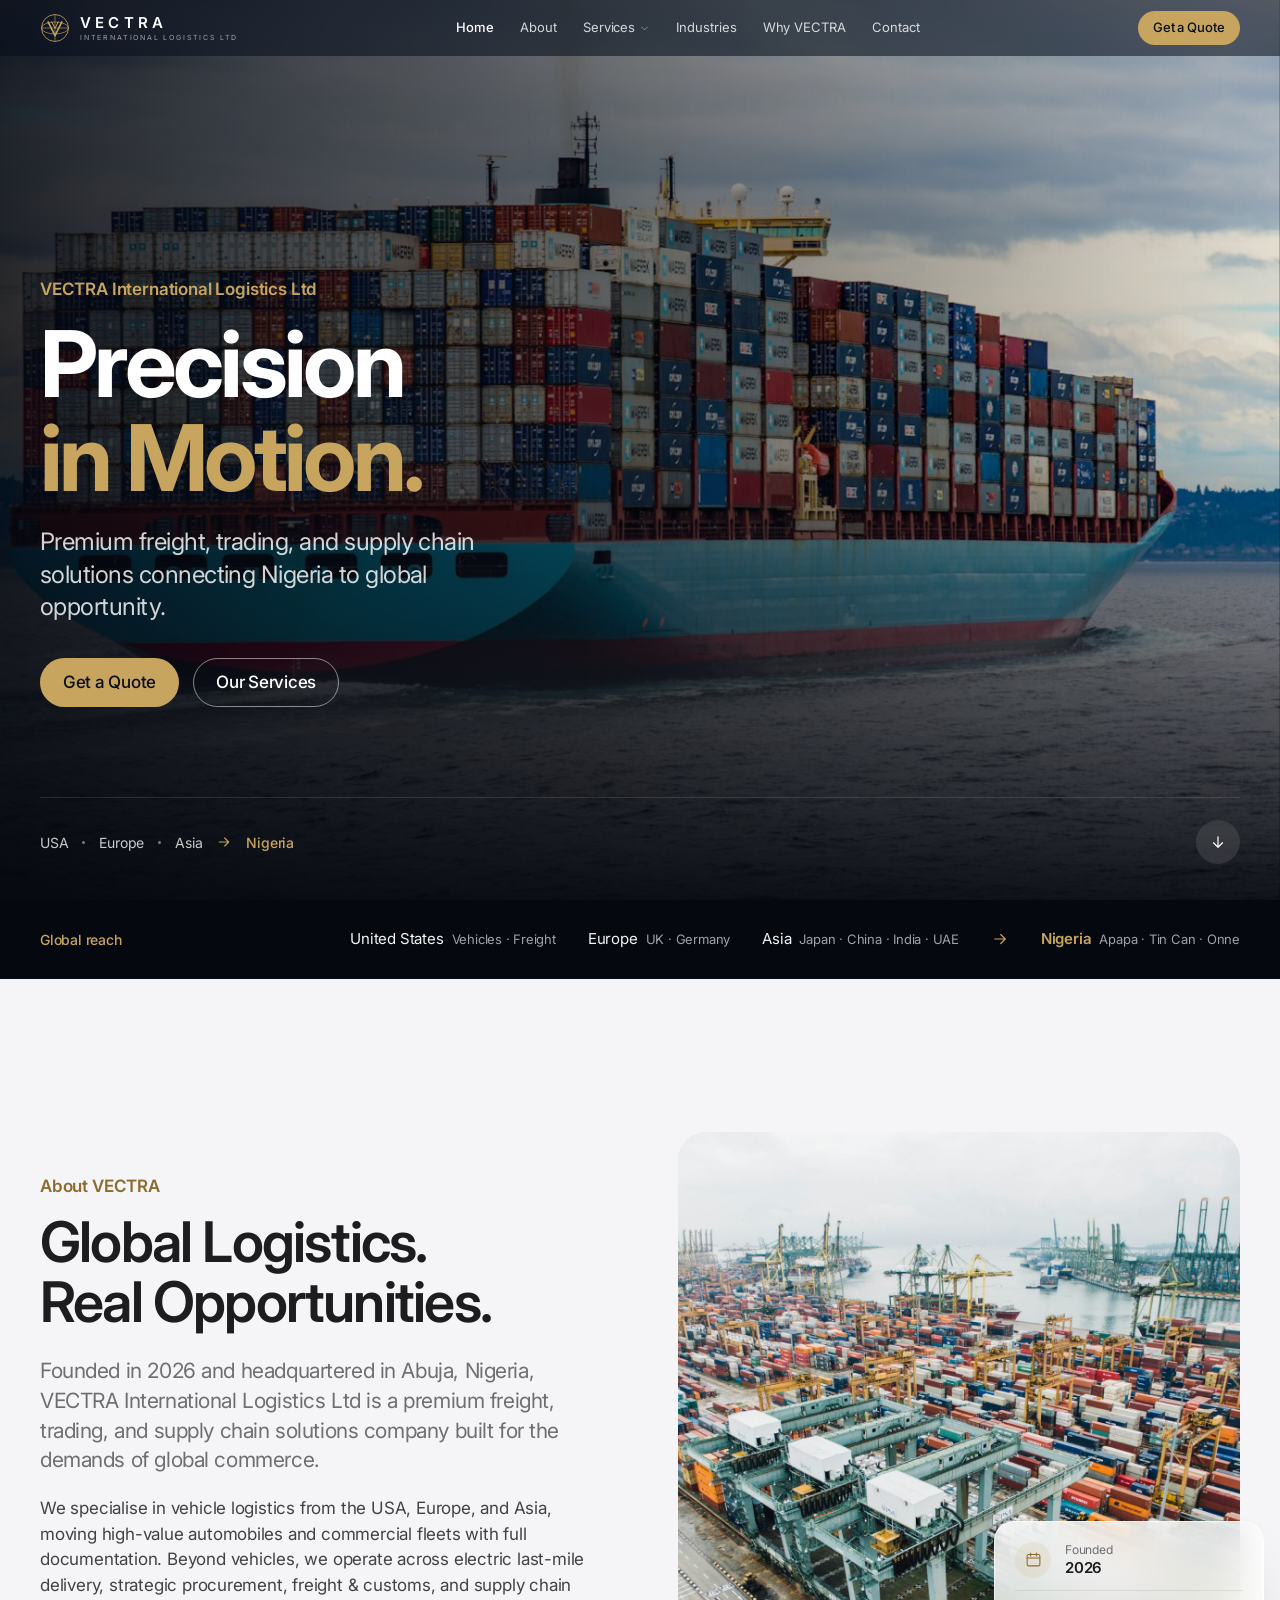
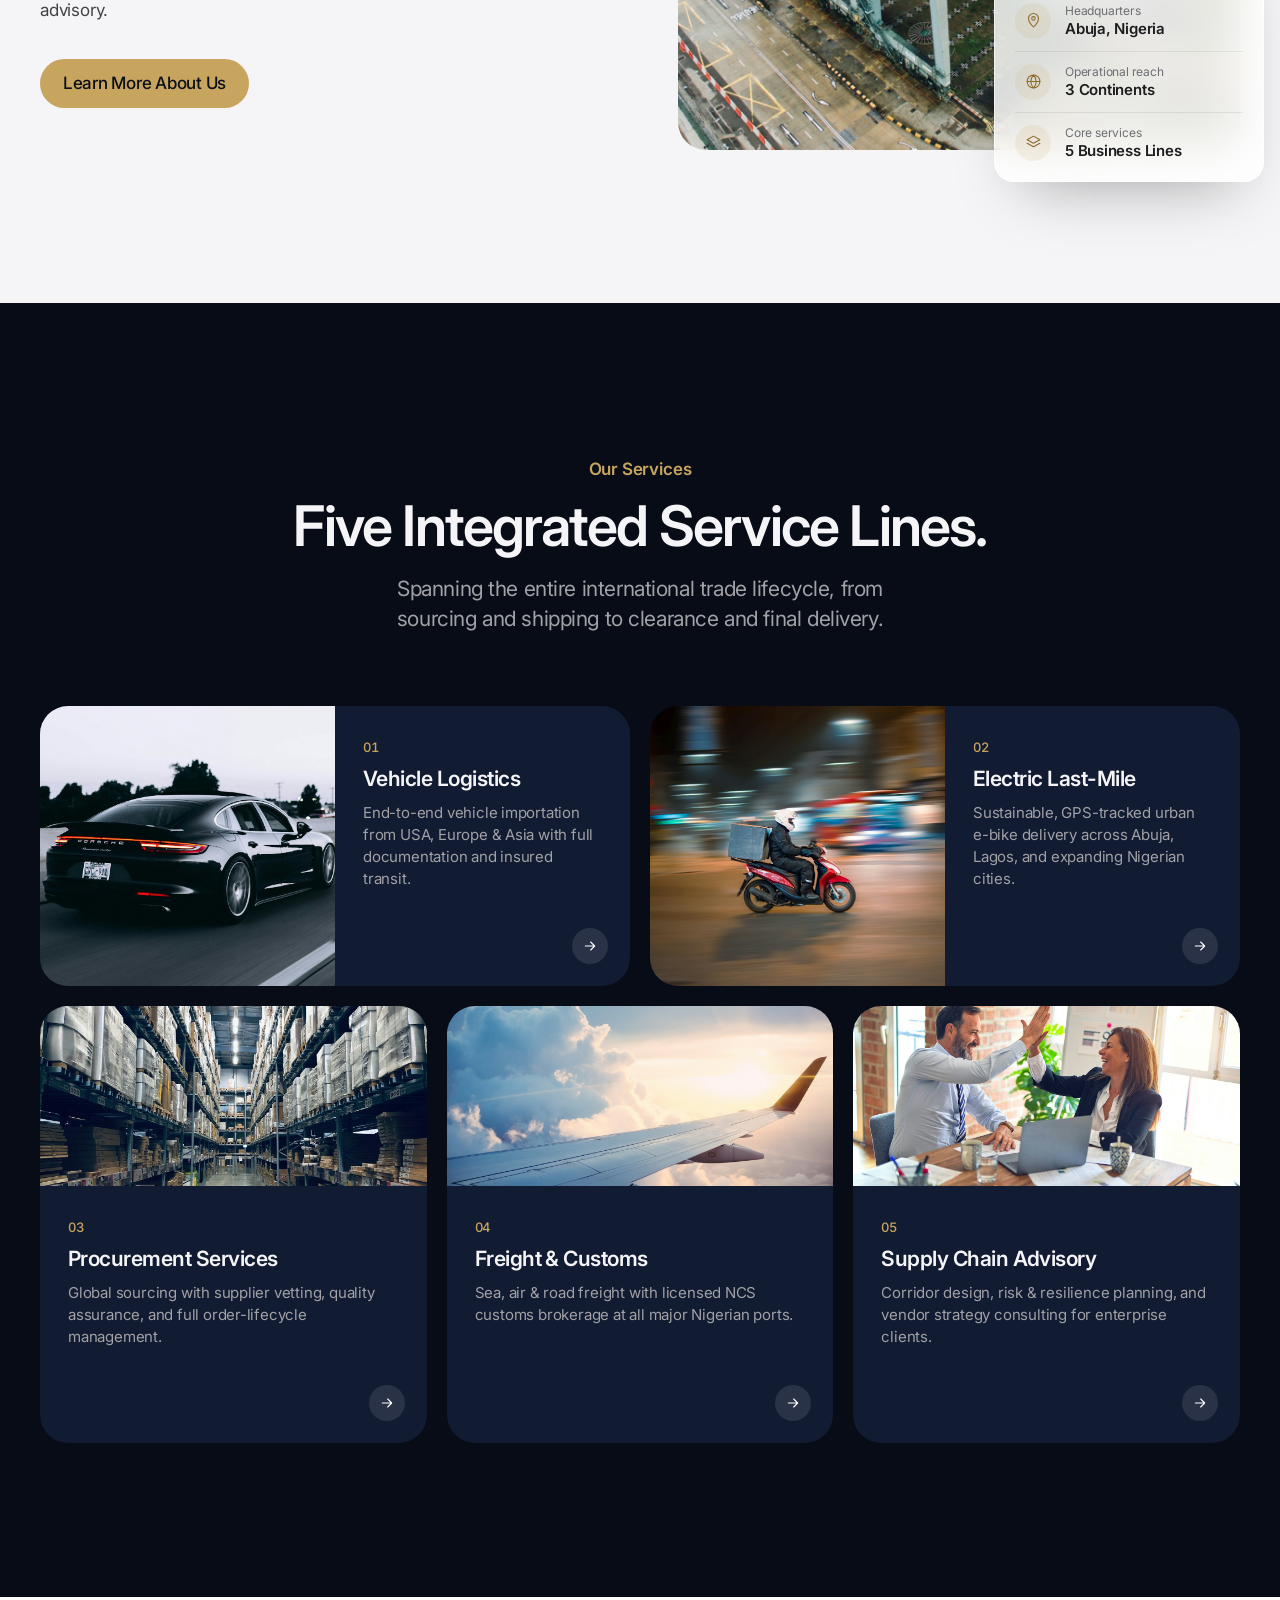
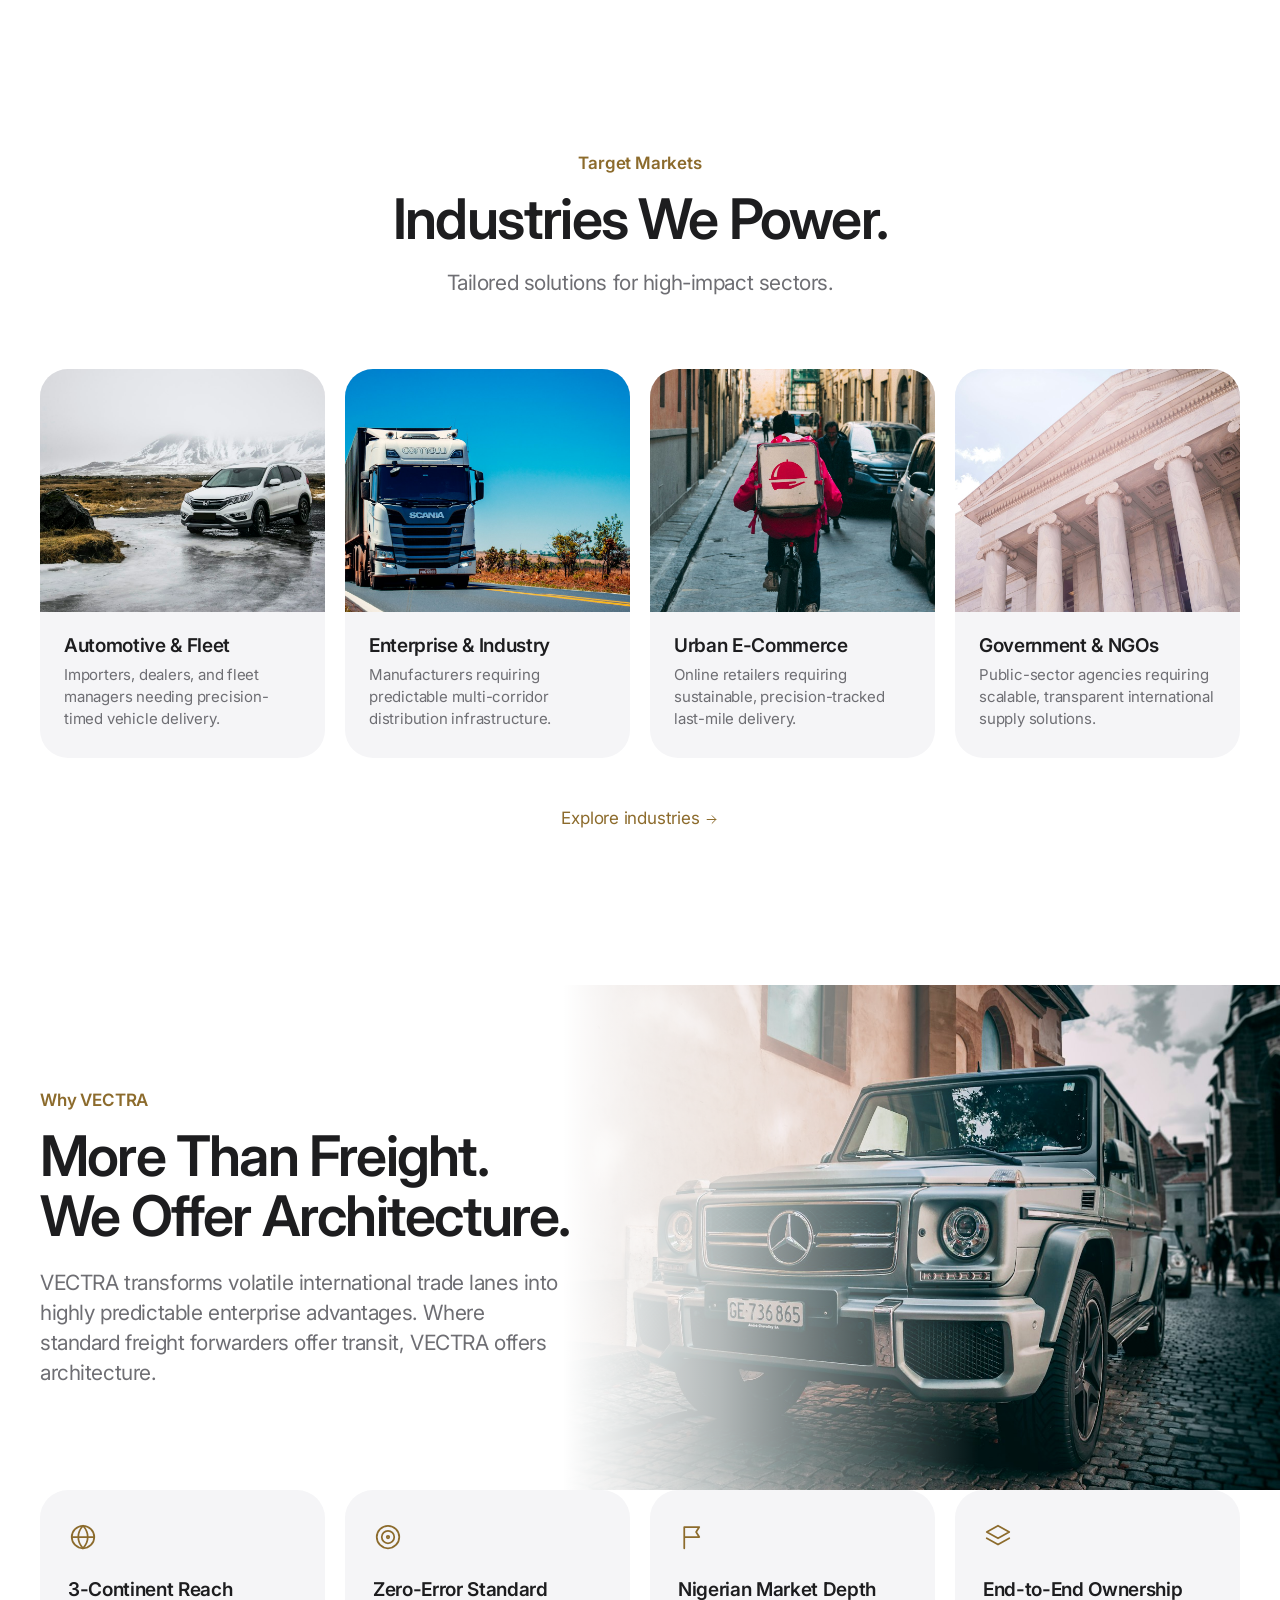
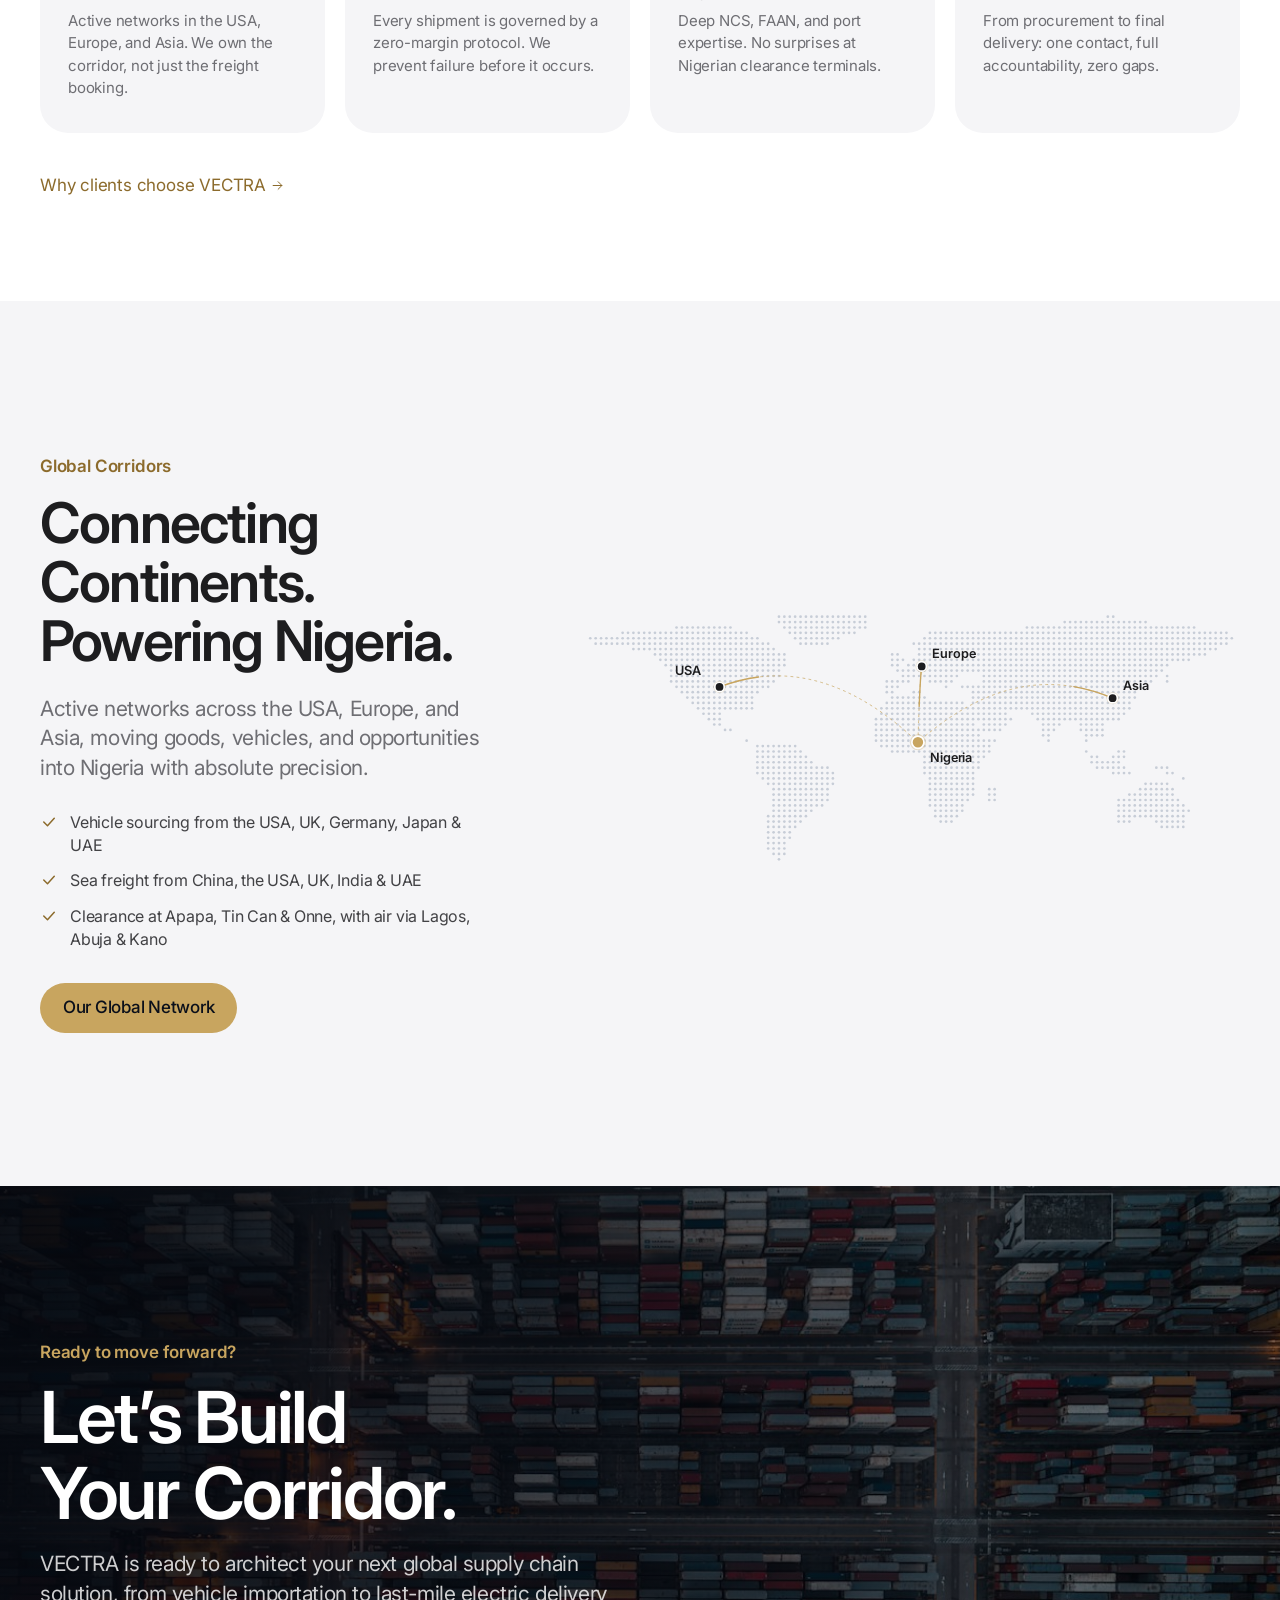
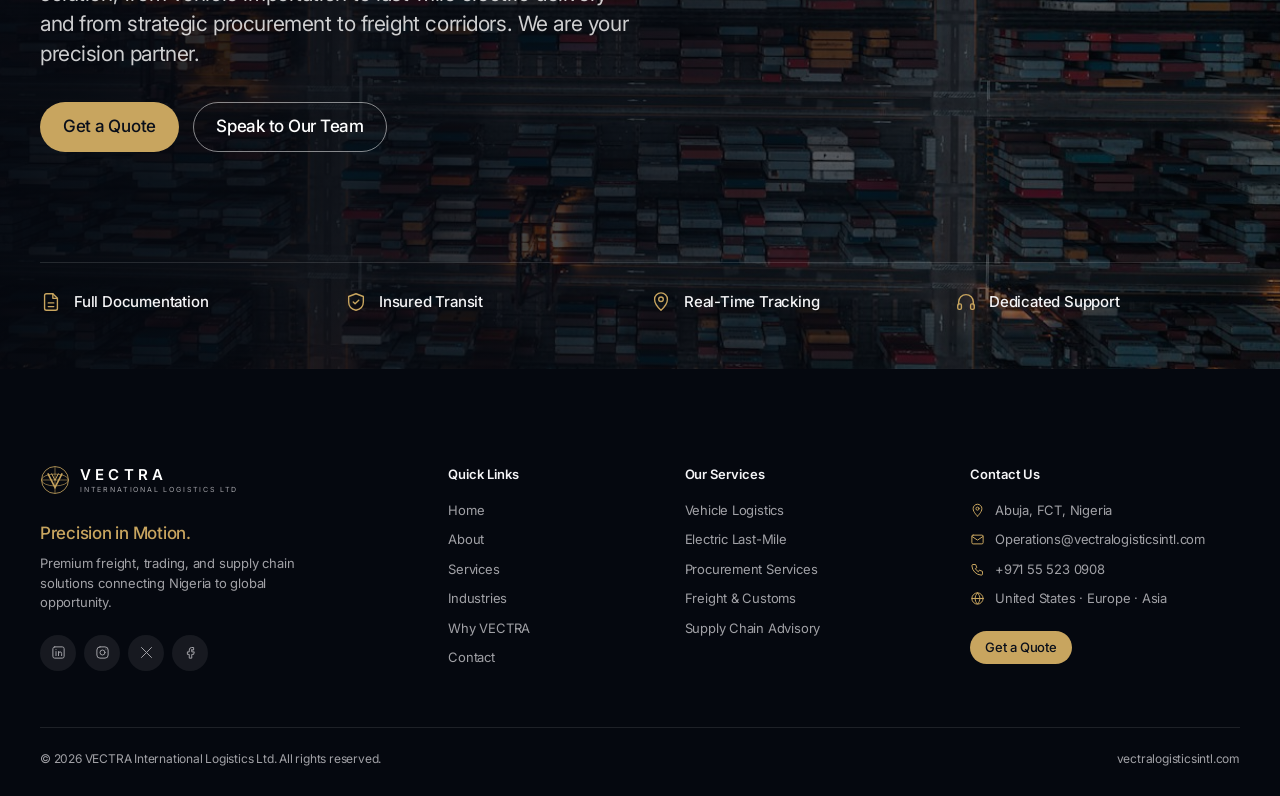
<file: index.html>
<!DOCTYPE html>
<html lang="en" class="no-js">
<head>
<meta charset="utf-8">
<meta name="viewport" content="width=device-width, initial-scale=1">
<title>VECTRA International Logistics Ltd | Precision in Motion.</title>
<meta name="description" content="Premium freight, trading and supply chain solutions connecting Nigeria to global opportunity. Vehicle logistics, electric last-mile, procurement, freight &amp; customs and supply chain advisory from Abuja.">
<meta name="theme-color" content="#05080f">
<link rel="canonical" href="https://vectralogisticsintl.com/">
<meta property="og:type" content="website">
<meta property="og:site_name" content="VECTRA International Logistics Ltd">
<meta property="og:title" content="VECTRA International Logistics Ltd | Precision in Motion.">
<meta property="og:description" content="Premium freight, trading and supply chain solutions connecting Nigeria to global opportunity. Vehicle logistics, electric last-mile, procurement, freight &amp; customs and supply chain advisory from Abuja.">
<meta property="og:url" content="https://vectralogisticsintl.com/">
<meta property="og:image" content="https://vectralogisticsintl.com/images/port-cranes.jpg">
<link rel="icon" href="data:image/svg+xml,%3Csvg xmlns='http://www.w3.org/2000/svg' viewBox='0 0 48 48'%3E%3Crect width='48' height='48' rx='10' fill='%230a1729'/%3E%3Cg fill='none' stroke='%23c9a45c'%3E%3Ccircle cx='24' cy='24' r='18' stroke-width='1.6'/%3E%3Cpath d='M14.5 15L24 34l9.5-19' stroke-width='3.4'/%3E%3C/g%3E%3C/svg%3E">
<link rel="preconnect" href="https://fonts.googleapis.com">
<link rel="preconnect" href="https://fonts.gstatic.com" crossorigin>
<link href="https://fonts.googleapis.com/css2?family=Inter:opsz,wght@14..32,400;14..32,500;14..32,600;14..32,700&display=swap" rel="stylesheet">
<link rel="stylesheet" href="css/styles.css">
</head>
<body>
<a class="skip-link" href="#main">Skip to content</a>
<header class="site-header">
  <div class="container nav">
    <a class="brand" href="index.html" aria-label="VECTRA International Logistics, home"><svg class="brand__mark" viewBox="0 0 48 48" fill="none" stroke="currentColor" aria-hidden="true"><circle cx="24" cy="24" r="21.5" stroke-width="1.3"/><ellipse cx="24" cy="24" rx="21.5" ry="9.5" stroke-width="1"/><path d="M24 2.5v43M2.5 24h43" stroke-width="0.9"/><path d="M12.5 13.5L24 36l11.5-22.5" stroke-width="2.6"/><path d="M18.5 13.5L24 24.5l5.5-11" stroke-width="1.6"/></svg><span class="brand__text"><span class="brand__name">VECTRA</span><span class="brand__sub">INTERNATIONAL LOGISTICS LTD</span></span></a>
    <nav aria-label="Primary"><ul class="nav__links"><li><a href="index.html" aria-current="page">Home</a></li><li><a href="about.html">About</a></li><li class="has-dropdown"><a class="nav__toggle" href="services.html">Services <svg viewBox="0 0 24 24" fill="none" stroke="currentColor" stroke-width="1.6" stroke-linecap="round" stroke-linejoin="round" aria-hidden="true"><path d="M6 9l6 6 6-6"/></svg></a><ul class="dropdown"><li><a href="vehicle-logistics.html"><span class="num">01</span>Vehicle Logistics</a></li><li><a href="electric-last-mile.html"><span class="num">02</span>Electric Last-Mile</a></li><li><a href="procurement.html"><span class="num">03</span>Procurement Services</a></li><li><a href="freight-customs.html"><span class="num">04</span>Freight & Customs</a></li><li><a href="supply-chain-advisory.html"><span class="num">05</span>Supply Chain Advisory</a></li><li><a class="all" href="services.html">All services <svg viewBox="0 0 24 24" fill="none" stroke="currentColor" stroke-width="1.6" stroke-linecap="round" stroke-linejoin="round" aria-hidden="true"><path d="M5 12h14M13 6l6 6-6 6"/></svg></a></li></ul></li><li><a href="industries.html">Industries</a></li><li><a href="why-vectra.html">Why VECTRA</a></li><li><a href="contact.html">Contact</a></li></ul></nav>
    <div class="nav__cta">
      <a class="btn btn--gold btn--sm" href="contact.html">Get a Quote <svg viewBox="0 0 24 24" fill="none" stroke="currentColor" stroke-width="1.6" stroke-linecap="round" stroke-linejoin="round" aria-hidden="true"><path d="M5 12h14M13 6l6 6-6 6"/></svg></a>
      <button class="menu-btn" type="button" data-menu-open aria-controls="mobile-nav" aria-expanded="false" aria-label="Open menu"><svg viewBox="0 0 24 24" fill="none" stroke="currentColor" stroke-width="1.6" stroke-linecap="round" stroke-linejoin="round" aria-hidden="true"><path d="M4 7h16M4 12h16M4 17h16"/></svg></button>
    </div>
  </div>
</header>
<div class="mobile-nav" id="mobile-nav" aria-hidden="true">
  <div class="mobile-nav__top"><a class="brand" href="index.html" aria-label="VECTRA International Logistics, home"><svg class="brand__mark" viewBox="0 0 48 48" fill="none" stroke="currentColor" aria-hidden="true"><circle cx="24" cy="24" r="21.5" stroke-width="1.3"/><ellipse cx="24" cy="24" rx="21.5" ry="9.5" stroke-width="1"/><path d="M24 2.5v43M2.5 24h43" stroke-width="0.9"/><path d="M12.5 13.5L24 36l11.5-22.5" stroke-width="2.6"/><path d="M18.5 13.5L24 24.5l5.5-11" stroke-width="1.6"/></svg><span class="brand__text"><span class="brand__name">VECTRA</span><span class="brand__sub">INTERNATIONAL LOGISTICS LTD</span></span></a><button class="menu-btn" type="button" data-menu-close aria-label="Close menu" style="display:grid"><svg viewBox="0 0 24 24" fill="none" stroke="currentColor" stroke-width="1.6" stroke-linecap="round" stroke-linejoin="round" aria-hidden="true"><path d="M6 6l12 12M18 6L6 18"/></svg></button></div>
  <ul><li><a href="index.html">Home</a></li><li><a href="about.html">About</a></li><li><a href="services.html">Services</a><div class="sub"><a href="vehicle-logistics.html">01 &nbsp;Vehicle Logistics</a><a href="electric-last-mile.html">02 &nbsp;Electric Last-Mile</a><a href="procurement.html">03 &nbsp;Procurement Services</a><a href="freight-customs.html">04 &nbsp;Freight & Customs</a><a href="supply-chain-advisory.html">05 &nbsp;Supply Chain Advisory</a></div></li><li><a href="industries.html">Industries</a></li><li><a href="why-vectra.html">Why VECTRA</a></li><li><a href="contact.html">Contact</a></li></ul>
  <a class="btn btn--gold" href="contact.html">Get a Quote <svg viewBox="0 0 24 24" fill="none" stroke="currentColor" stroke-width="1.6" stroke-linecap="round" stroke-linejoin="round" aria-hidden="true"><path d="M5 12h14M13 6l6 6-6 6"/></svg></a>
</div>
<main id="main">
<section class="hero">
  <div class="hero__bg"><img src="images/port-cranes.jpg" alt="" fetchpriority="high"></div>
  <div class="container">
    <div class="hero__content">
      <p class="eyebrow eyebrow--plain hero__eyebrow">VECTRA International Logistics Ltd</p>
      <h1>Precision <span class="gold">in Motion.</span></h1>
      <p class="hero__lead">Premium freight, trading, and supply chain solutions connecting Nigeria to global opportunity.</p>
      <div class="btn-row">
        <a class="btn btn--gold" href="contact.html">Get a Quote <svg viewBox="0 0 24 24" fill="none" stroke="currentColor" stroke-width="1.6" stroke-linecap="round" stroke-linejoin="round" aria-hidden="true"><path d="M5 12h14M13 6l6 6-6 6"/></svg></a>
        <a class="btn btn--ghost" href="services.html">Our Services</a>
      </div>
    </div>
    <div class="hero__foot">
      <div class="route" aria-label="Corridors: USA, Europe and Asia to Nigeria">
        <span>USA</span><span class="sep"></span><span>Europe</span><span class="sep"></span><span>Asia</span><svg viewBox="0 0 24 24" fill="none" stroke="currentColor" stroke-width="1.6" stroke-linecap="round" stroke-linejoin="round" aria-hidden="true"><path d="M5 12h14M13 6l6 6-6 6"/></svg><strong>Nigeria</strong>
      </div>
      <a class="scroll-cue" href="#reach" aria-label="Scroll to content"><svg viewBox="0 0 24 24" fill="none" stroke="currentColor" stroke-width="1.6" stroke-linecap="round" stroke-linejoin="round" aria-hidden="true"><path d="M12 5v14M6 13l6 6 6-6"/></svg></a>
    </div>
  </div>
</section>

<section class="corridor-band" id="reach" aria-label="Global reach">
  <div class="container corridor-band__inner">
    <span class="label">Global reach</span>
    <ul class="corridor-list">
      <li>United States <small>Vehicles · Freight</small></li>
      <li>Europe <small>UK · Germany</small></li>
      <li>Asia <small>Japan · China · India · UAE</small></li>
      <li class="arrow" aria-hidden="true"><svg viewBox="0 0 24 24" fill="none" stroke="currentColor" stroke-width="1.6" stroke-linecap="round" stroke-linejoin="round" aria-hidden="true"><path d="M5 12h14M13 6l6 6-6 6"/></svg></li>
      <li><span class="dest">Nigeria</span> <small>Apapa · Tin Can · Onne</small></li>
    </ul>
  </div>
</section>

<section class="section section--cream" id="about">
  <div class="container split">
    <div class="reveal">
      <p class="eyebrow">About VECTRA</p>
      <h2>Global Logistics.<br>Real Opportunities.</h2>
      <p class="lead" style="margin-top:24px">Founded in 2026 and headquartered in Abuja, Nigeria, VECTRA International Logistics Ltd is a premium freight, trading, and supply chain solutions company built for the demands of global commerce.</p>
      <p>We specialise in vehicle logistics from the USA, Europe, and Asia, moving high-value automobiles and commercial fleets with full documentation. Beyond vehicles, we operate across electric last-mile delivery, strategic procurement, freight &amp; customs, and supply chain advisory.</p>
      <a class="btn btn--gold" href="about.html" style="margin-top:18px">Learn More About Us <svg viewBox="0 0 24 24" fill="none" stroke="currentColor" stroke-width="1.6" stroke-linecap="round" stroke-linejoin="round" aria-hidden="true"><path d="M5 12h14M13 6l6 6-6 6"/></svg></a>
    </div>
    <div class="media-stack reveal" style="--d:.15s">
      <div class="media-stack__img"><img src="images/port-aerial.jpg" alt="Aerial view of a container port with cranes and stacked containers" loading="lazy"></div>
      <div class="fact-card">
        <ul>
          <li><span class="icon-circle"><svg viewBox="0 0 24 24" fill="none" stroke="currentColor" stroke-width="1.6" stroke-linecap="round" stroke-linejoin="round" aria-hidden="true"><rect x="3" y="5" width="18" height="16" rx="2"/><path d="M3 10h18M8 3v4M16 3v4"/></svg></span><span><small>Founded</small><strong>2026</strong></span></li>
          <li><span class="icon-circle"><svg viewBox="0 0 24 24" fill="none" stroke="currentColor" stroke-width="1.6" stroke-linecap="round" stroke-linejoin="round" aria-hidden="true"><path d="M12 21s-7-6.2-7-12a7 7 0 0 1 14 0c0 5.8-7 12-7 12z"/><circle cx="12" cy="9" r="2.5"/></svg></span><span><small>Headquarters</small><strong>Abuja, Nigeria</strong></span></li>
          <li><span class="icon-circle"><svg viewBox="0 0 24 24" fill="none" stroke="currentColor" stroke-width="1.6" stroke-linecap="round" stroke-linejoin="round" aria-hidden="true"><circle cx="12" cy="12" r="9"/><path d="M3 12h18M12 3c2.5 2.7 3.8 5.7 3.8 9s-1.3 6.3-3.8 9c-2.5-2.7-3.8-5.7-3.8-9S9.5 5.7 12 3z"/></svg></span><span><small>Operational reach</small><strong>3 Continents</strong></span></li>
          <li><span class="icon-circle"><svg viewBox="0 0 24 24" fill="none" stroke="currentColor" stroke-width="1.6" stroke-linecap="round" stroke-linejoin="round" aria-hidden="true"><path d="M12 3l9 5-9 5-9-5z"/><path d="M3 13l9 5 9-5"/></svg></span><span><small>Core services</small><strong>5 Business Lines</strong></span></li>
        </ul>
      </div>
    </div>
  </div>
</section>

<section class="section dark" id="services">
  <div class="container">
    <div class="section-head section-head--center reveal">
      <p class="eyebrow eyebrow--center">Our Services</p>
      <h2>Five Integrated Service Lines.</h2>
      <p class="lead">Spanning the entire international trade lifecycle, from sourcing and shipping to clearance and final delivery.</p>
    </div>
    <div class="services-grid">
    <a class="svc-card reveal" style="--d:0.00s" href="vehicle-logistics.html">
      <div class="svc-card__img"><img src="images/car.jpg" alt="" loading="lazy"></div>
      <div class="svc-card__body">
        <span class="svc-card__num">01</span>
        <h3>Vehicle Logistics</h3>
        <p>End-to-end vehicle importation from USA, Europe & Asia with full documentation and insured transit.</p>
        <span class="go" aria-hidden="true"><svg viewBox="0 0 24 24" fill="none" stroke="currentColor" stroke-width="1.6" stroke-linecap="round" stroke-linejoin="round" aria-hidden="true"><path d="M5 12h14M13 6l6 6-6 6"/></svg></span>
      </div>
    </a>
    <a class="svc-card reveal" style="--d:0.08s" href="electric-last-mile.html">
      <div class="svc-card__img"><img src="images/scooter.jpg" alt="" loading="lazy"></div>
      <div class="svc-card__body">
        <span class="svc-card__num">02</span>
        <h3>Electric Last-Mile</h3>
        <p>Sustainable, GPS-tracked urban e-bike delivery across Abuja, Lagos, and expanding Nigerian cities.</p>
        <span class="go" aria-hidden="true"><svg viewBox="0 0 24 24" fill="none" stroke="currentColor" stroke-width="1.6" stroke-linecap="round" stroke-linejoin="round" aria-hidden="true"><path d="M5 12h14M13 6l6 6-6 6"/></svg></span>
      </div>
    </a>
    <a class="svc-card reveal" style="--d:0.16s" href="procurement.html">
      <div class="svc-card__img"><img src="images/warehouse-boxes.jpg" alt="" loading="lazy"></div>
      <div class="svc-card__body">
        <span class="svc-card__num">03</span>
        <h3>Procurement Services</h3>
        <p>Global sourcing with supplier vetting, quality assurance, and full order-lifecycle management.</p>
        <span class="go" aria-hidden="true"><svg viewBox="0 0 24 24" fill="none" stroke="currentColor" stroke-width="1.6" stroke-linecap="round" stroke-linejoin="round" aria-hidden="true"><path d="M5 12h14M13 6l6 6-6 6"/></svg></span>
      </div>
    </a>
    <a class="svc-card reveal" style="--d:0.24s" href="freight-customs.html">
      <div class="svc-card__img"><img src="images/plane.jpg" alt="" loading="lazy"></div>
      <div class="svc-card__body">
        <span class="svc-card__num">04</span>
        <h3>Freight & Customs</h3>
        <p>Sea, air & road freight with licensed NCS customs brokerage at all major Nigerian ports.</p>
        <span class="go" aria-hidden="true"><svg viewBox="0 0 24 24" fill="none" stroke="currentColor" stroke-width="1.6" stroke-linecap="round" stroke-linejoin="round" aria-hidden="true"><path d="M5 12h14M13 6l6 6-6 6"/></svg></span>
      </div>
    </a>
    <a class="svc-card reveal" style="--d:0.32s" href="supply-chain-advisory.html">
      <div class="svc-card__img"><img src="images/meeting.jpg" alt="" loading="lazy"></div>
      <div class="svc-card__body">
        <span class="svc-card__num">05</span>
        <h3>Supply Chain Advisory</h3>
        <p>Corridor design, risk & resilience planning, and vendor strategy consulting for enterprise clients.</p>
        <span class="go" aria-hidden="true"><svg viewBox="0 0 24 24" fill="none" stroke="currentColor" stroke-width="1.6" stroke-linecap="round" stroke-linejoin="round" aria-hidden="true"><path d="M5 12h14M13 6l6 6-6 6"/></svg></span>
      </div>
    </a>
    </div>
  </div>
</section>

<section class="section section--white" id="industries">
  <div class="container">
    <div class="section-head section-head--center reveal">
      <p class="eyebrow eyebrow--center">Target Markets</p>
      <h2>Industries We Power.</h2>
      <p class="lead">Tailored solutions for high-impact sectors.</p>
    </div>
    <div class="ind-grid">
    <article class="ind-card reveal" style="--d:0.00s">
      <div class="ind-card__img"><img src="images/suv.jpg" alt="" loading="lazy"></div>
      <div class="ind-card__body"><h3>Automotive & Fleet</h3><p>Importers, dealers, and fleet managers needing precision-timed vehicle delivery.</p></div>
    </article>
    <article class="ind-card reveal" style="--d:0.08s">
      <div class="ind-card__img"><img src="images/truck-scania.jpg" alt="" loading="lazy"></div>
      <div class="ind-card__body"><h3>Enterprise & Industry</h3><p>Manufacturers requiring predictable multi-corridor distribution infrastructure.</p></div>
    </article>
    <article class="ind-card reveal" style="--d:0.16s">
      <div class="ind-card__img"><img src="images/courier.jpg" alt="" loading="lazy"></div>
      <div class="ind-card__body"><h3>Urban E-Commerce</h3><p>Online retailers requiring sustainable, precision-tracked last-mile delivery.</p></div>
    </article>
    <article class="ind-card reveal" style="--d:0.24s">
      <div class="ind-card__img"><img src="images/gov.jpg" alt="" loading="lazy"></div>
      <div class="ind-card__body"><h3>Government & NGOs</h3><p>Public-sector agencies requiring scalable, transparent international supply solutions.</p></div>
    </article>
    </div>
    <div style="text-align:center;margin-top:48px" class="reveal"><a class="link-arrow" href="industries.html">Explore industries <svg viewBox="0 0 24 24" fill="none" stroke="currentColor" stroke-width="1.6" stroke-linecap="round" stroke-linejoin="round" aria-hidden="true"><path d="M5 12h14M13 6l6 6-6 6"/></svg></a></div>
  </div>
</section>

<section class="why-hero" id="why">
  <div class="why-hero__img"><img src="images/gwagon.jpg" alt="" loading="lazy"></div>
  <div class="container">
    <div class="why-hero__text reveal">
      <p class="eyebrow">Why VECTRA</p>
      <h2>More Than Freight.<br>We Offer Architecture.</h2>
      <p class="lead" style="margin-top:22px">VECTRA transforms volatile international trade lanes into highly predictable enterprise advantages. Where standard freight forwarders offer transit, VECTRA offers architecture.</p>
    </div>
  </div>
</section>
<section class="section--tight" style="padding-top:0;background:var(--bg)">
  <div class="container">
    <div class="feature-grid">
      <article class="feature reveal" style="--d:0.00s">
        <div class="icon-circle"><svg viewBox="0 0 24 24" fill="none" stroke="currentColor" stroke-width="1.6" stroke-linecap="round" stroke-linejoin="round" aria-hidden="true"><circle cx="12" cy="12" r="9"/><path d="M3 12h18M12 3c2.5 2.7 3.8 5.7 3.8 9s-1.3 6.3-3.8 9c-2.5-2.7-3.8-5.7-3.8-9S9.5 5.7 12 3z"/></svg></div>
        <h3>3-Continent Reach</h3>
        <p>Active networks in the USA, Europe, and Asia. We own the corridor, not just the freight booking.</p>
      </article>
      <article class="feature reveal" style="--d:0.08s">
        <div class="icon-circle"><svg viewBox="0 0 24 24" fill="none" stroke="currentColor" stroke-width="1.6" stroke-linecap="round" stroke-linejoin="round" aria-hidden="true"><circle cx="12" cy="12" r="9"/><circle cx="12" cy="12" r="5"/><circle cx="12" cy="12" r="1"/></svg></div>
        <h3>Zero-Error Standard</h3>
        <p>Every shipment is governed by a zero-margin protocol. We prevent failure before it occurs.</p>
      </article>
      <article class="feature reveal" style="--d:0.16s">
        <div class="icon-circle"><svg viewBox="0 0 24 24" fill="none" stroke="currentColor" stroke-width="1.6" stroke-linecap="round" stroke-linejoin="round" aria-hidden="true"><path d="M5 21V4M5 4h12l-2.5 4L17 12H5"/></svg></div>
        <h3>Nigerian Market Depth</h3>
        <p>Deep NCS, FAAN, and port expertise. No surprises at Nigerian clearance terminals.</p>
      </article>
      <article class="feature reveal" style="--d:0.24s">
        <div class="icon-circle"><svg viewBox="0 0 24 24" fill="none" stroke="currentColor" stroke-width="1.6" stroke-linecap="round" stroke-linejoin="round" aria-hidden="true"><path d="M12 3l9 5-9 5-9-5z"/><path d="M3 13l9 5 9-5"/></svg></div>
        <h3>End-to-End Ownership</h3>
        <p>From procurement to final delivery: one contact, full accountability, zero gaps.</p>
      </article>
    </div>
    <div style="margin-top:40px" class="reveal"><a class="link-arrow" href="why-vectra.html">Why clients choose VECTRA <svg viewBox="0 0 24 24" fill="none" stroke="currentColor" stroke-width="1.6" stroke-linecap="round" stroke-linejoin="round" aria-hidden="true"><path d="M5 12h14M13 6l6 6-6 6"/></svg></a></div>
  </div>
</section>

<section class="section section--cream" id="corridors">
  <div class="container split split--map">
    <div class="reveal">
      <p class="eyebrow">Global Corridors</p>
      <h2>Connecting Continents. Powering Nigeria.</h2>
      <p class="lead" style="margin:22px 0 28px">Active networks across the USA, Europe, and Asia, moving goods, vehicles, and opportunities into Nigeria with absolute precision.</p>
      <ul class="bullets"><li><svg viewBox="0 0 24 24" fill="none" stroke="currentColor" stroke-width="1.6" stroke-linecap="round" stroke-linejoin="round" aria-hidden="true"><path d="M5 12l5 5 9-10"/></svg><span>Vehicle sourcing from the USA, UK, Germany, Japan & UAE</span></li><li><svg viewBox="0 0 24 24" fill="none" stroke="currentColor" stroke-width="1.6" stroke-linecap="round" stroke-linejoin="round" aria-hidden="true"><path d="M5 12l5 5 9-10"/></svg><span>Sea freight from China, the USA, UK, India & UAE</span></li><li><svg viewBox="0 0 24 24" fill="none" stroke="currentColor" stroke-width="1.6" stroke-linecap="round" stroke-linejoin="round" aria-hidden="true"><path d="M5 12l5 5 9-10"/></svg><span>Clearance at Apapa, Tin Can & Onne, with air via Lagos, Abuja & Kano</span></li></ul>
      <a class="btn btn--gold" href="why-vectra.html" style="margin-top:32px">Our Global Network <svg viewBox="0 0 24 24" fill="none" stroke="currentColor" stroke-width="1.6" stroke-linecap="round" stroke-linejoin="round" aria-hidden="true"><path d="M5 12h14M13 6l6 6-6 6"/></svg></a>
    </div>
    <div class="reveal" style="--d:.15s"><div class="map-wrap"><svg class="map-svg" viewBox="0 0 1000 372" role="img" aria-label="Map of VECTRA corridors from the USA, Europe and Asia into Nigeria"><image class="map-dots" href="images/world-dots.svg" width="1000" height="372"/><path class="arc" d="M227.8 108.3 Q375.0 51.5 522.2 190.3"/><path class="arc" d="M527.8 77.8 Q525.0 98.0 522.2 190.3"/><path class="arc" d="M811.1 125.0 Q666.7 62.9 522.2 190.3"/><path class="arc-glow" d="M227.8 108.3 Q375.0 51.5 522.2 190.3" style="animation-delay:0.0s"/><path class="arc-glow" d="M527.8 77.8 Q525.0 98.0 522.2 190.3" style="animation-delay:0.7s"/><path class="arc-glow" d="M811.1 125.0 Q666.7 62.9 522.2 190.3" style="animation-delay:1.4s"/><g class="node"><circle class="pulse" cx="227.8" cy="108.3" r="9" style="animation-delay:0.0s"/><circle class="core" cx="227.8" cy="108.3" r="7"/><text x="199.8" y="90.3" text-anchor="end">USA</text></g><g class="node"><circle class="pulse" cx="527.8" cy="77.8" r="9" style="animation-delay:0.5s"/><circle class="core" cx="527.8" cy="77.8" r="7"/><text x="543.8" y="65.8" text-anchor="start">Europe</text></g><g class="node"><circle class="pulse" cx="811.1" cy="125.0" r="9" style="animation-delay:1.0s"/><circle class="core" cx="811.1" cy="125.0" r="7"/><text x="827.1" y="113.0" text-anchor="start">Asia</text></g><g class="node node--hub"><circle class="pulse" cx="522.2" cy="190.3" r="12"/><circle class="core" cx="522.2" cy="190.3" r="9"/><text x="540.2" y="220.3">Nigeria</text></g></svg></div></div>
  </div>
</section>

<section class="cta">
  <div class="cta__bg"><img src="images/port-night.jpg" alt="" loading="lazy"></div>
  <div class="container">
    <div class="reveal" style="max-width:720px">
      <p class="eyebrow">Ready to move forward?</p>
      <h2>Let’s Build Your Corridor.</h2>
      <p class="lead">VECTRA is ready to architect your next global supply chain solution, from vehicle importation to last-mile electric delivery and from strategic procurement to freight corridors. We are your precision partner.</p>
      <div class="btn-row">
        <a class="btn btn--gold" href="contact.html">Get a Quote <svg viewBox="0 0 24 24" fill="none" stroke="currentColor" stroke-width="1.6" stroke-linecap="round" stroke-linejoin="round" aria-hidden="true"><path d="M5 12h14M13 6l6 6-6 6"/></svg></a>
        <a class="btn btn--ghost" href="mailto:Operations@vectralogisticsintl.com">Speak to Our Team</a>
      </div>
    </div>
    <ul class="assurances">
      <li><svg viewBox="0 0 24 24" fill="none" stroke="currentColor" stroke-width="1.6" stroke-linecap="round" stroke-linejoin="round" aria-hidden="true"><path d="M14 3H7a2 2 0 0 0-2 2v14a2 2 0 0 0 2 2h10a2 2 0 0 0 2-2V8z"/><path d="M14 3v5h5M9 13h6M9 17h6"/></svg>Full Documentation</li>
      <li><svg viewBox="0 0 24 24" fill="none" stroke="currentColor" stroke-width="1.6" stroke-linecap="round" stroke-linejoin="round" aria-hidden="true"><path d="M12 3l8 3v6c0 5-3.5 8-8 9-4.5-1-8-4-8-9V6z"/><path d="M9 12l2 2 4-4"/></svg>Insured Transit</li>
      <li><svg viewBox="0 0 24 24" fill="none" stroke="currentColor" stroke-width="1.6" stroke-linecap="round" stroke-linejoin="round" aria-hidden="true"><path d="M12 21s-7-6.2-7-12a7 7 0 0 1 14 0c0 5.8-7 12-7 12z"/><circle cx="12" cy="9" r="2.5"/></svg>Real-Time Tracking</li>
      <li><svg viewBox="0 0 24 24" fill="none" stroke="currentColor" stroke-width="1.6" stroke-linecap="round" stroke-linejoin="round" aria-hidden="true"><path d="M4 15v-3a8 8 0 0 1 16 0v3"/><rect x="3" y="14" width="4" height="6" rx="1.5"/><rect x="17" y="14" width="4" height="6" rx="1.5"/></svg>Dedicated Support</li>
    </ul>
  </div>
</section>
</main>
<footer class="site-footer">
  <div class="container">
    <div class="footer-grid">
      <div class="footer-brand">
        <a class="brand" href="index.html" aria-label="VECTRA home"><svg class="brand__mark" viewBox="0 0 48 48" fill="none" stroke="currentColor" aria-hidden="true"><circle cx="24" cy="24" r="21.5" stroke-width="1.3"/><ellipse cx="24" cy="24" rx="21.5" ry="9.5" stroke-width="1"/><path d="M24 2.5v43M2.5 24h43" stroke-width="0.9"/><path d="M12.5 13.5L24 36l11.5-22.5" stroke-width="2.6"/><path d="M18.5 13.5L24 24.5l5.5-11" stroke-width="1.6"/></svg><span class="brand__text"><span class="brand__name">VECTRA</span><span class="brand__sub">INTERNATIONAL LOGISTICS LTD</span></span></a>
        <p class="tag">Precision in Motion.</p>
        <p>Premium freight, trading, and supply chain solutions connecting Nigeria to global opportunity.</p>
        <!-- TODO: replace # with the real social profile URLs -->
        <div class="socials"><a href="#" aria-label="VECTRA on Linkedin"><svg viewBox="0 0 24 24" fill="none" stroke="currentColor" stroke-width="1.6" stroke-linecap="round" stroke-linejoin="round" aria-hidden="true"><rect x="3" y="3" width="18" height="18" rx="3"/><path d="M8 10.5V17M8 7.5v.01M12 17v-6.5M12 13.5a2.5 2.5 0 0 1 5 0V17"/></svg></a><a href="#" aria-label="VECTRA on Instagram"><svg viewBox="0 0 24 24" fill="none" stroke="currentColor" stroke-width="1.6" stroke-linecap="round" stroke-linejoin="round" aria-hidden="true"><rect x="3" y="3" width="18" height="18" rx="5"/><circle cx="12" cy="12" r="4"/><path d="M17.5 6.5v.01"/></svg></a><a href="#" aria-label="VECTRA on X"><svg viewBox="0 0 24 24" fill="none" stroke="currentColor" stroke-width="1.6" stroke-linecap="round" stroke-linejoin="round" aria-hidden="true"><path d="M4 4l16 16M20 4L4 20"/></svg></a><a href="#" aria-label="VECTRA on Facebook"><svg viewBox="0 0 24 24" fill="none" stroke="currentColor" stroke-width="1.6" stroke-linecap="round" stroke-linejoin="round" aria-hidden="true"><path d="M14 8h3V4h-3a4 4 0 0 0-4 4v3H7v4h3v6h4v-6h3l1-4h-4V8z"/></svg></a></div>
      </div>
      <div><h4>Quick Links</h4><ul><li><a href="index.html">Home</a></li><li><a href="about.html">About</a></li><li><a href="services.html">Services</a></li><li><a href="industries.html">Industries</a></li><li><a href="why-vectra.html">Why VECTRA</a></li><li><a href="contact.html">Contact</a></li></ul></div>
      <div><h4>Our Services</h4><ul><li><a href="vehicle-logistics.html">Vehicle Logistics</a></li><li><a href="electric-last-mile.html">Electric Last-Mile</a></li><li><a href="procurement.html">Procurement Services</a></li><li><a href="freight-customs.html">Freight & Customs</a></li><li><a href="supply-chain-advisory.html">Supply Chain Advisory</a></li></ul></div>
      <div>
        <h4>Contact Us</h4>
        <ul class="contact-list">
          <li><svg viewBox="0 0 24 24" fill="none" stroke="currentColor" stroke-width="1.6" stroke-linecap="round" stroke-linejoin="round" aria-hidden="true"><path d="M12 21s-7-6.2-7-12a7 7 0 0 1 14 0c0 5.8-7 12-7 12z"/><circle cx="12" cy="9" r="2.5"/></svg><span>Abuja, FCT, Nigeria</span></li>
          <li><svg viewBox="0 0 24 24" fill="none" stroke="currentColor" stroke-width="1.6" stroke-linecap="round" stroke-linejoin="round" aria-hidden="true"><rect x="3" y="5" width="18" height="14" rx="2"/><path d="M3 7l9 6 9-6"/></svg><a href="mailto:Operations@vectralogisticsintl.com">Operations@vectralogisticsintl.com</a></li>
          <li><svg viewBox="0 0 24 24" fill="none" stroke="currentColor" stroke-width="1.6" stroke-linecap="round" stroke-linejoin="round" aria-hidden="true"><path d="M5 4h4l2 5-2.5 1.5a11 11 0 0 0 5 5L15 13l5 2v4a2 2 0 0 1-2 2A16 16 0 0 1 3 6a2 2 0 0 1 2-2"/></svg><a href="tel:+971555230908">+971 55 523 0908</a></li>
          <li><svg viewBox="0 0 24 24" fill="none" stroke="currentColor" stroke-width="1.6" stroke-linecap="round" stroke-linejoin="round" aria-hidden="true"><circle cx="12" cy="12" r="9"/><path d="M3 12h18M12 3c2.5 2.7 3.8 5.7 3.8 9s-1.3 6.3-3.8 9c-2.5-2.7-3.8-5.7-3.8-9S9.5 5.7 12 3z"/></svg><span>United States · Europe · Asia</span></li>
        </ul>
        <a class="btn btn--gold btn--sm" href="contact.html">Get a Quote <svg viewBox="0 0 24 24" fill="none" stroke="currentColor" stroke-width="1.6" stroke-linecap="round" stroke-linejoin="round" aria-hidden="true"><path d="M5 12h14M13 6l6 6-6 6"/></svg></a>
      </div>
    </div>
    <div class="footer-bottom">
      <span>&copy; <span data-year>2026</span> VECTRA International Logistics Ltd. All rights reserved.</span>
      <span>vectralogisticsintl.com</span>
    </div>
  </div>
</footer>
<script src="js/main.js"></script>
</body>
</html>
</file>
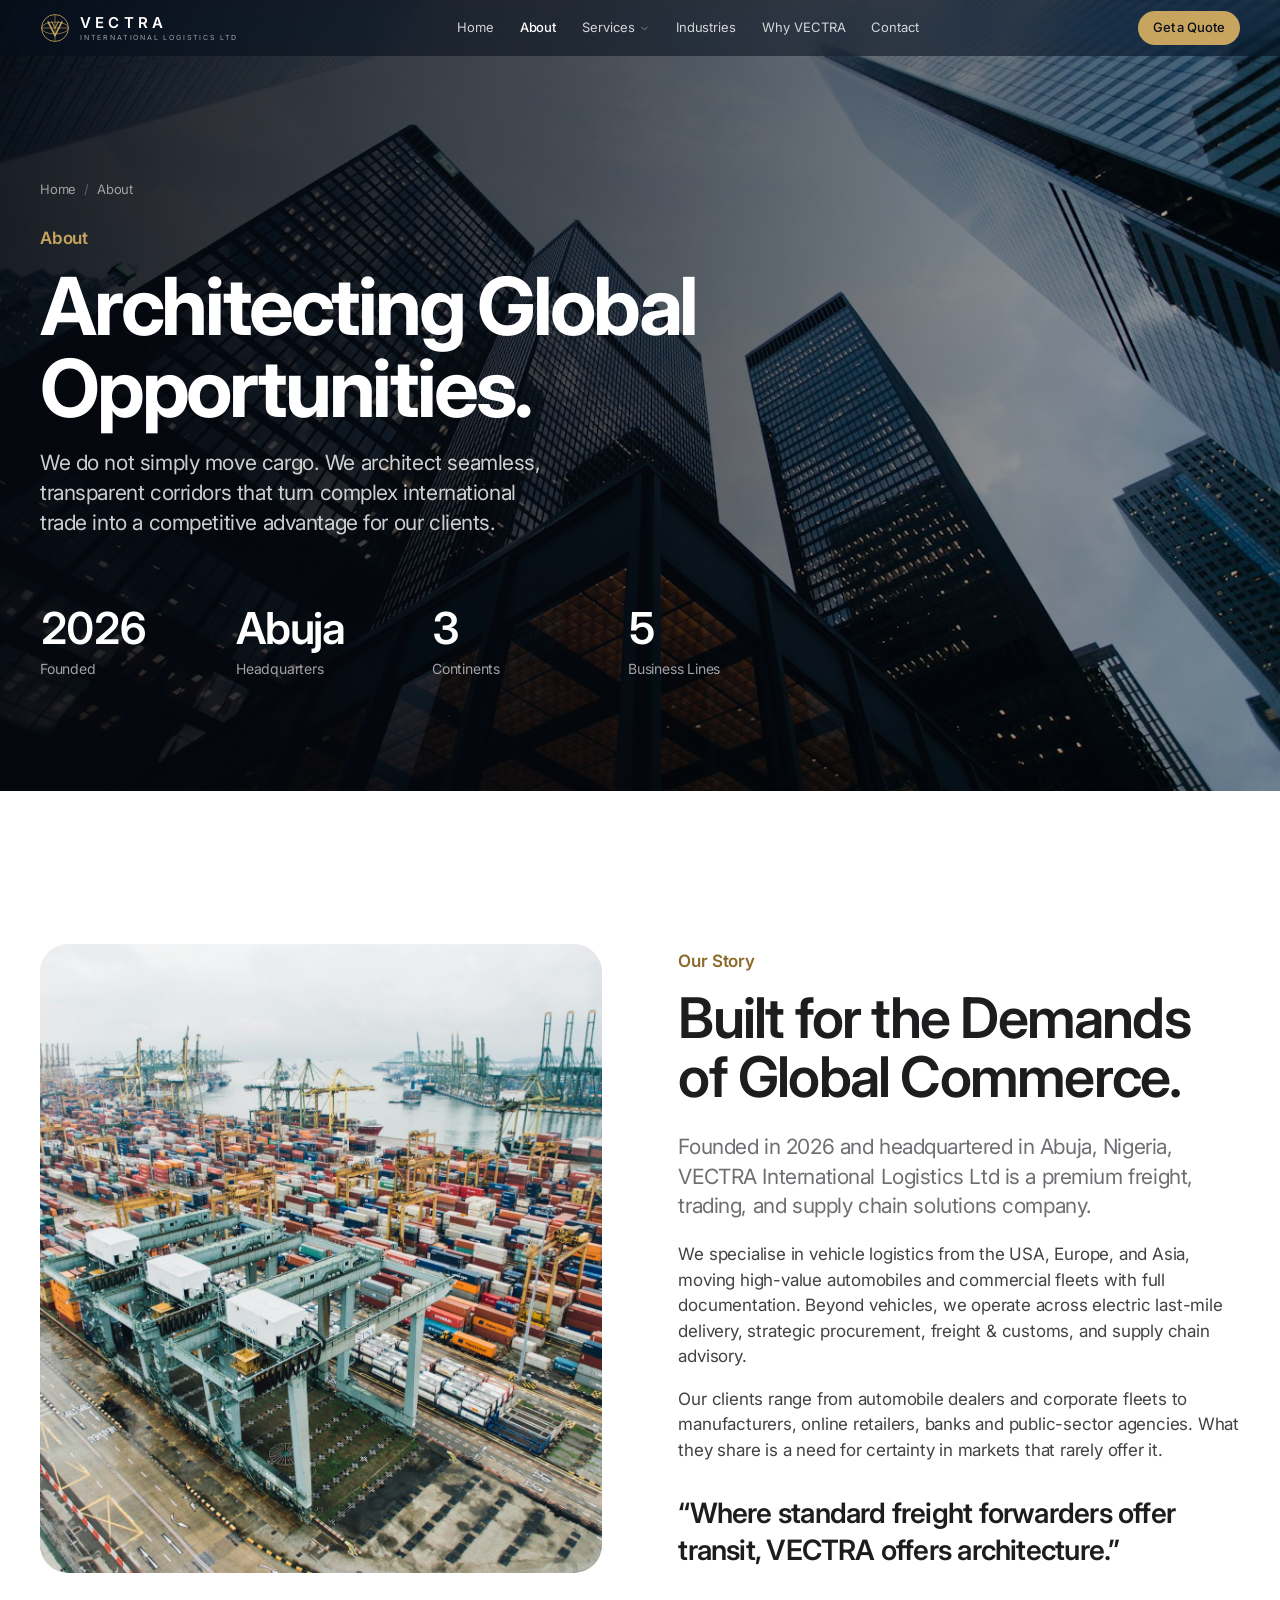
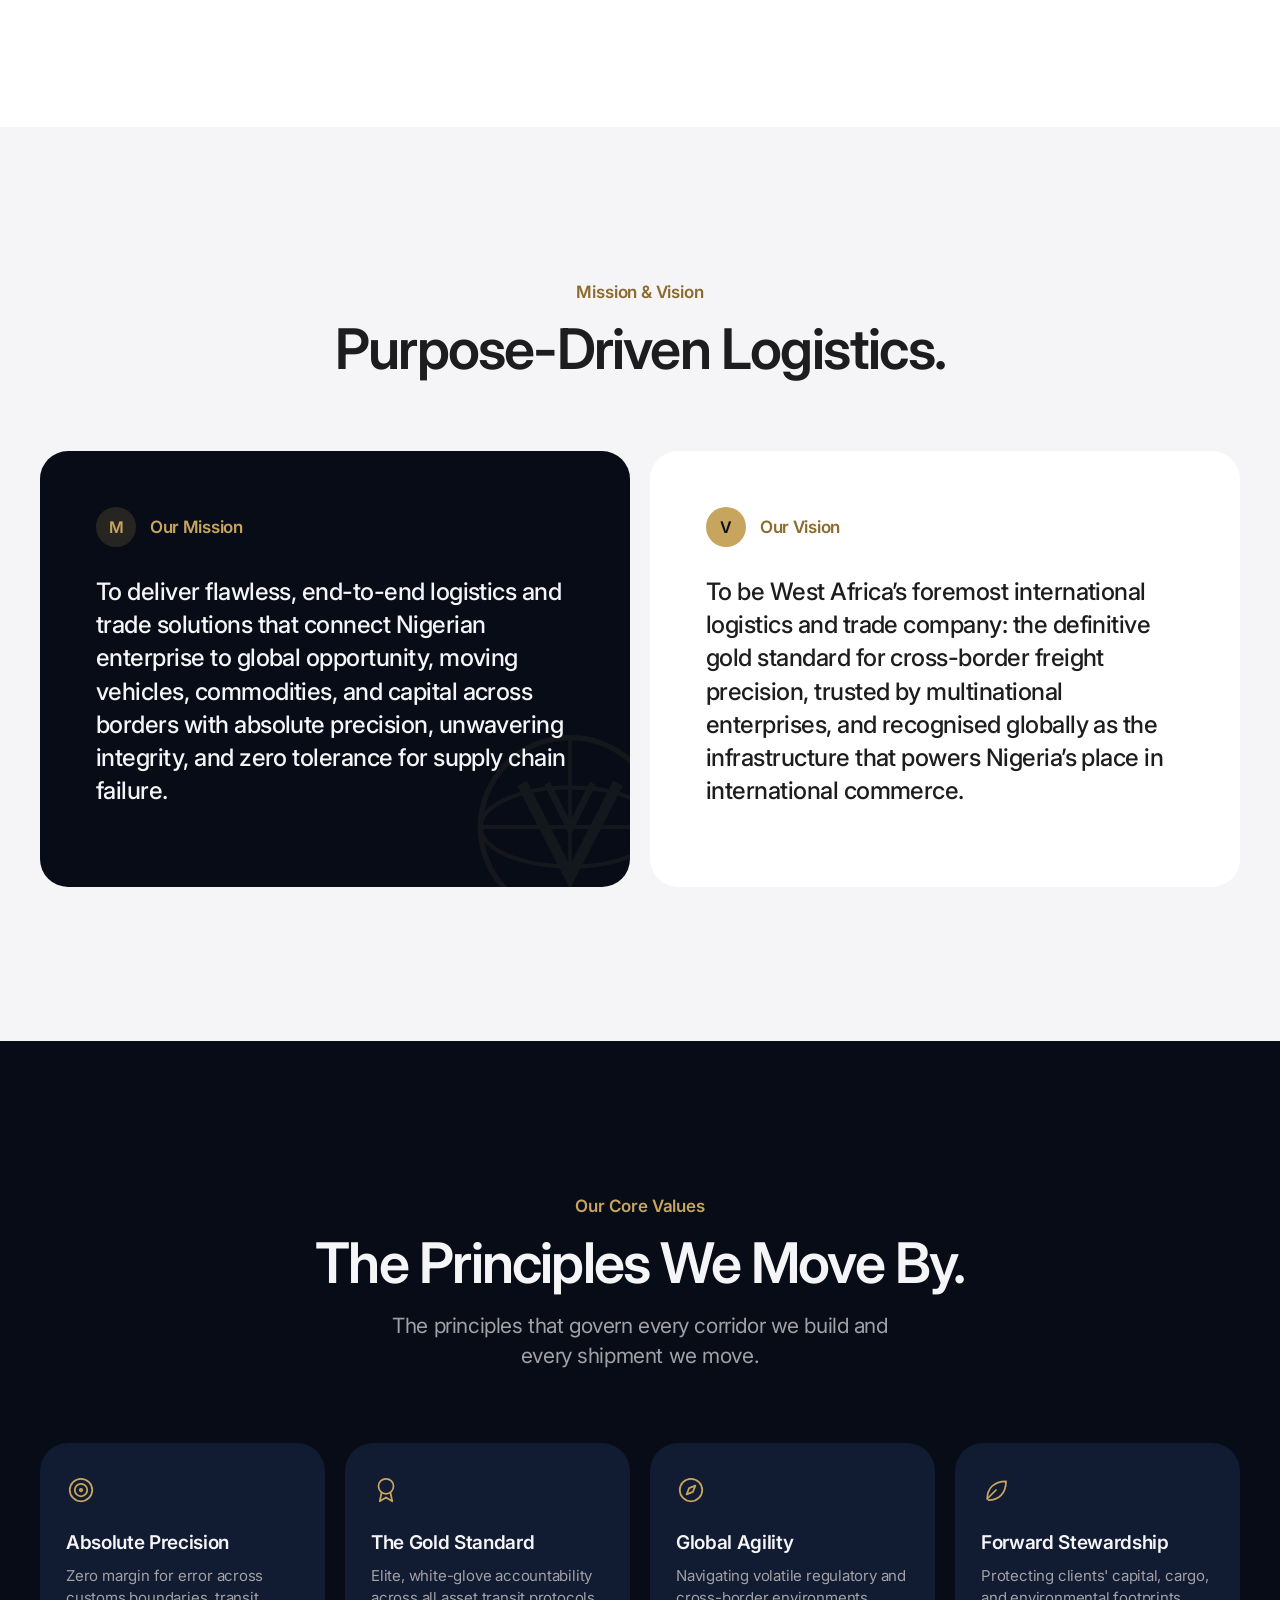
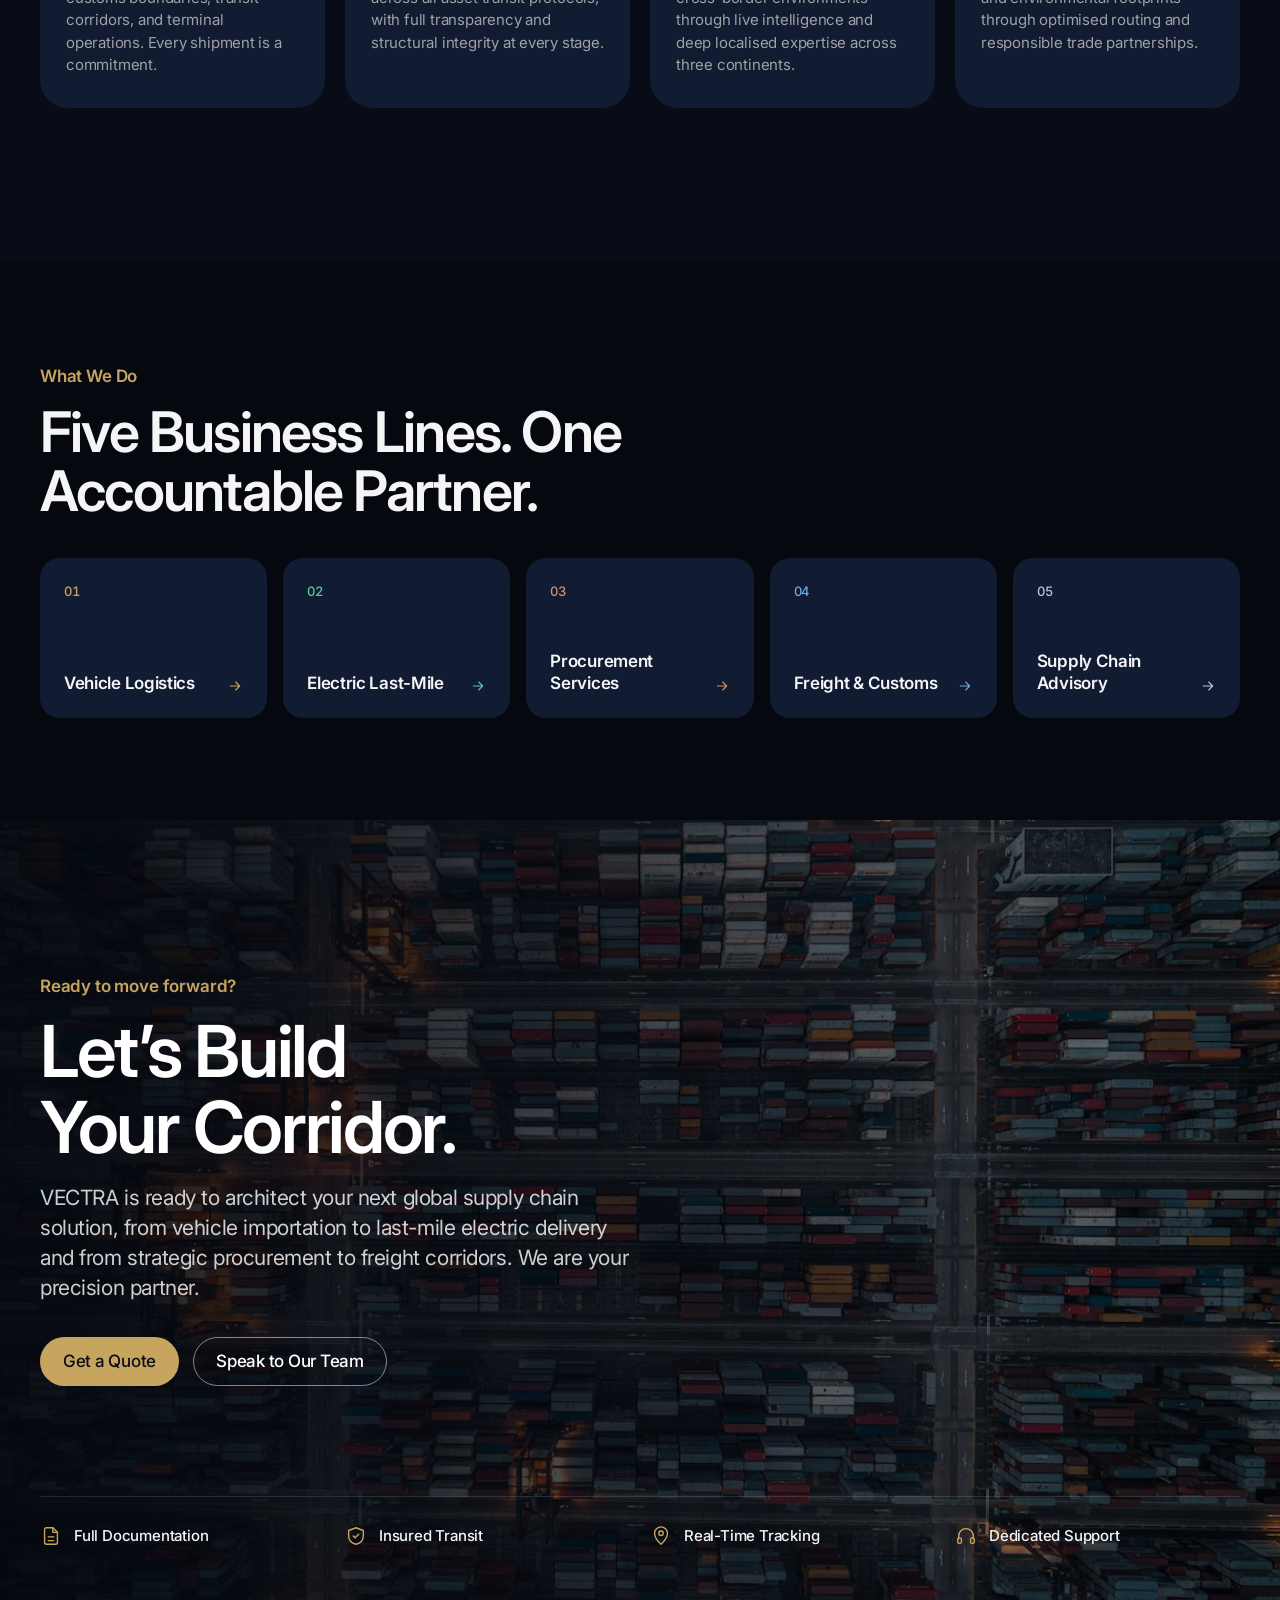
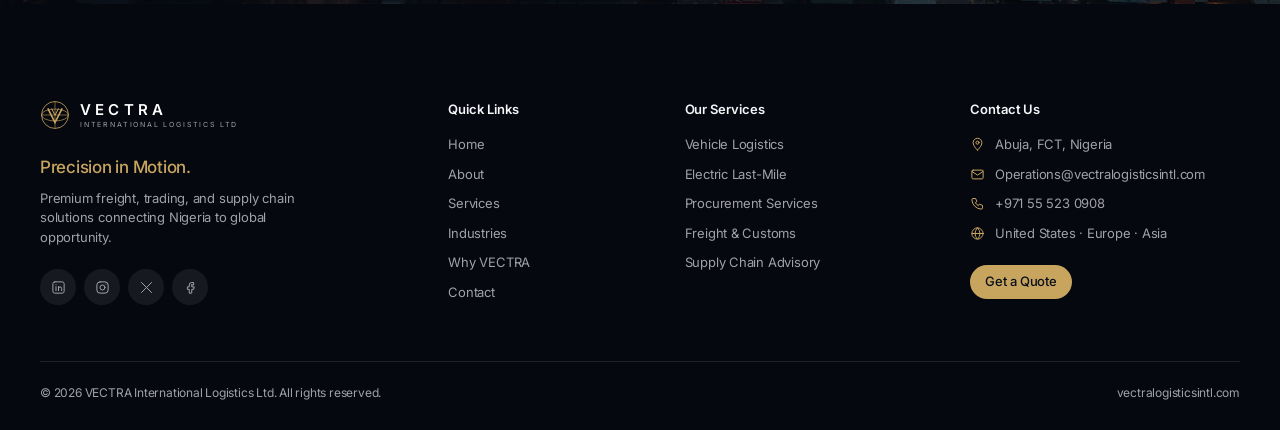
<file: about.html>
<!DOCTYPE html>
<html lang="en" class="no-js">
<head>
<meta charset="utf-8">
<meta name="viewport" content="width=device-width, initial-scale=1">
<title>About Us | VECTRA International Logistics</title>
<meta name="description" content="VECTRA International Logistics Ltd: founded in 2026 in Abuja, Nigeria. Our story, mission, vision and the core values behind every corridor we build.">
<meta name="theme-color" content="#05080f">
<link rel="canonical" href="https://vectralogisticsintl.com/about.html">
<meta property="og:type" content="website">
<meta property="og:site_name" content="VECTRA International Logistics Ltd">
<meta property="og:title" content="About Us | VECTRA International Logistics">
<meta property="og:description" content="VECTRA International Logistics Ltd: founded in 2026 in Abuja, Nigeria. Our story, mission, vision and the core values behind every corridor we build.">
<meta property="og:url" content="https://vectralogisticsintl.com/about.html">
<meta property="og:image" content="https://vectralogisticsintl.com/images/port-cranes.jpg">
<link rel="icon" href="data:image/svg+xml,%3Csvg xmlns='http://www.w3.org/2000/svg' viewBox='0 0 48 48'%3E%3Crect width='48' height='48' rx='10' fill='%230a1729'/%3E%3Cg fill='none' stroke='%23c9a45c'%3E%3Ccircle cx='24' cy='24' r='18' stroke-width='1.6'/%3E%3Cpath d='M14.5 15L24 34l9.5-19' stroke-width='3.4'/%3E%3C/g%3E%3C/svg%3E">
<link rel="preconnect" href="https://fonts.googleapis.com">
<link rel="preconnect" href="https://fonts.gstatic.com" crossorigin>
<link href="https://fonts.googleapis.com/css2?family=Inter:opsz,wght@14..32,400;14..32,500;14..32,600;14..32,700&display=swap" rel="stylesheet">
<link rel="stylesheet" href="css/styles.css">
</head>
<body>
<a class="skip-link" href="#main">Skip to content</a>
<header class="site-header">
  <div class="container nav">
    <a class="brand" href="index.html" aria-label="VECTRA International Logistics, home"><svg class="brand__mark" viewBox="0 0 48 48" fill="none" stroke="currentColor" aria-hidden="true"><circle cx="24" cy="24" r="21.5" stroke-width="1.3"/><ellipse cx="24" cy="24" rx="21.5" ry="9.5" stroke-width="1"/><path d="M24 2.5v43M2.5 24h43" stroke-width="0.9"/><path d="M12.5 13.5L24 36l11.5-22.5" stroke-width="2.6"/><path d="M18.5 13.5L24 24.5l5.5-11" stroke-width="1.6"/></svg><span class="brand__text"><span class="brand__name">VECTRA</span><span class="brand__sub">INTERNATIONAL LOGISTICS LTD</span></span></a>
    <nav aria-label="Primary"><ul class="nav__links"><li><a href="index.html">Home</a></li><li><a href="about.html" aria-current="page">About</a></li><li class="has-dropdown"><a class="nav__toggle" href="services.html">Services <svg viewBox="0 0 24 24" fill="none" stroke="currentColor" stroke-width="1.6" stroke-linecap="round" stroke-linejoin="round" aria-hidden="true"><path d="M6 9l6 6 6-6"/></svg></a><ul class="dropdown"><li><a href="vehicle-logistics.html"><span class="num">01</span>Vehicle Logistics</a></li><li><a href="electric-last-mile.html"><span class="num">02</span>Electric Last-Mile</a></li><li><a href="procurement.html"><span class="num">03</span>Procurement Services</a></li><li><a href="freight-customs.html"><span class="num">04</span>Freight & Customs</a></li><li><a href="supply-chain-advisory.html"><span class="num">05</span>Supply Chain Advisory</a></li><li><a class="all" href="services.html">All services <svg viewBox="0 0 24 24" fill="none" stroke="currentColor" stroke-width="1.6" stroke-linecap="round" stroke-linejoin="round" aria-hidden="true"><path d="M5 12h14M13 6l6 6-6 6"/></svg></a></li></ul></li><li><a href="industries.html">Industries</a></li><li><a href="why-vectra.html">Why VECTRA</a></li><li><a href="contact.html">Contact</a></li></ul></nav>
    <div class="nav__cta">
      <a class="btn btn--gold btn--sm" href="contact.html">Get a Quote <svg viewBox="0 0 24 24" fill="none" stroke="currentColor" stroke-width="1.6" stroke-linecap="round" stroke-linejoin="round" aria-hidden="true"><path d="M5 12h14M13 6l6 6-6 6"/></svg></a>
      <button class="menu-btn" type="button" data-menu-open aria-controls="mobile-nav" aria-expanded="false" aria-label="Open menu"><svg viewBox="0 0 24 24" fill="none" stroke="currentColor" stroke-width="1.6" stroke-linecap="round" stroke-linejoin="round" aria-hidden="true"><path d="M4 7h16M4 12h16M4 17h16"/></svg></button>
    </div>
  </div>
</header>
<div class="mobile-nav" id="mobile-nav" aria-hidden="true">
  <div class="mobile-nav__top"><a class="brand" href="index.html" aria-label="VECTRA International Logistics, home"><svg class="brand__mark" viewBox="0 0 48 48" fill="none" stroke="currentColor" aria-hidden="true"><circle cx="24" cy="24" r="21.5" stroke-width="1.3"/><ellipse cx="24" cy="24" rx="21.5" ry="9.5" stroke-width="1"/><path d="M24 2.5v43M2.5 24h43" stroke-width="0.9"/><path d="M12.5 13.5L24 36l11.5-22.5" stroke-width="2.6"/><path d="M18.5 13.5L24 24.5l5.5-11" stroke-width="1.6"/></svg><span class="brand__text"><span class="brand__name">VECTRA</span><span class="brand__sub">INTERNATIONAL LOGISTICS LTD</span></span></a><button class="menu-btn" type="button" data-menu-close aria-label="Close menu" style="display:grid"><svg viewBox="0 0 24 24" fill="none" stroke="currentColor" stroke-width="1.6" stroke-linecap="round" stroke-linejoin="round" aria-hidden="true"><path d="M6 6l12 12M18 6L6 18"/></svg></button></div>
  <ul><li><a href="index.html">Home</a></li><li><a href="about.html">About</a></li><li><a href="services.html">Services</a><div class="sub"><a href="vehicle-logistics.html">01 &nbsp;Vehicle Logistics</a><a href="electric-last-mile.html">02 &nbsp;Electric Last-Mile</a><a href="procurement.html">03 &nbsp;Procurement Services</a><a href="freight-customs.html">04 &nbsp;Freight & Customs</a><a href="supply-chain-advisory.html">05 &nbsp;Supply Chain Advisory</a></div></li><li><a href="industries.html">Industries</a></li><li><a href="why-vectra.html">Why VECTRA</a></li><li><a href="contact.html">Contact</a></li></ul>
  <a class="btn btn--gold" href="contact.html">Get a Quote <svg viewBox="0 0 24 24" fill="none" stroke="currentColor" stroke-width="1.6" stroke-linecap="round" stroke-linejoin="round" aria-hidden="true"><path d="M5 12h14M13 6l6 6-6 6"/></svg></a>
</div>
<main id="main">
<section class="page-hero ">
  <div class="page-hero__bg"><img src="images/office.jpg" alt="" fetchpriority="high"></div>
  <div class="container">
    <nav class="crumbs" aria-label="Breadcrumb"><a href="index.html">Home</a><span aria-hidden="true">/</span><span>About</span></nav>
    <p class="eyebrow">About</p>
    <h1>Architecting Global Opportunities.</h1>
    <p class="lead">We do not simply move cargo. We architect seamless, transparent corridors that turn complex international trade into a competitive advantage for our clients.</p>
    <div class="stat-row">
      <div><div class="stat__value">2026</div><div class="stat__label">Founded</div></div>
      <div><div class="stat__value">Abuja</div><div class="stat__label">Headquarters</div></div>
      <div><div class="stat__value">3</div><div class="stat__label">Continents</div></div>
      <div><div class="stat__value">5</div><div class="stat__label">Business Lines</div></div>
    </div>
  </div>
</section>

<section class="section section--white">
  <div class="container split">
    <div class="story-img reveal"><img src="images/port-aerial.jpg" alt="Aerial view of a container terminal" loading="lazy"></div>
    <div class="reveal" style="--d:.12s">
      <p class="eyebrow">Our Story</p>
      <h2>Built for the Demands of Global Commerce.</h2>
      <p class="lead" style="margin-top:24px">Founded in 2026 and headquartered in Abuja, Nigeria, VECTRA International Logistics Ltd is a premium freight, trading, and supply chain solutions company.</p>
      <p>We specialise in vehicle logistics from the USA, Europe, and Asia, moving high-value automobiles and commercial fleets with full documentation. Beyond vehicles, we operate across electric last-mile delivery, strategic procurement, freight &amp; customs, and supply chain advisory.</p>
      <p>Our clients range from automobile dealers and corporate fleets to manufacturers, online retailers, banks and public-sector agencies. What they share is a need for certainty in markets that rarely offer it.</p>
      <p class="pull">“Where standard freight forwarders offer transit, VECTRA offers architecture.”</p>
    </div>
  </div>
</section>

<section class="section section--cream">
  <div class="container">
    <div class="section-head section-head--center reveal">
      <p class="eyebrow eyebrow--center">Mission &amp; Vision</p>
      <h2>Purpose-Driven Logistics.</h2>
    </div>
    <div class="mv-grid">
      <article class="mv-card mv-card--navy reveal">
        <div class="mv-card__head"><span class="mv-card__badge">M</span><h3>Our Mission</h3></div>
        <p>To deliver flawless, end-to-end logistics and trade solutions that connect Nigerian enterprise to global opportunity, moving vehicles, commodities, and capital across borders with absolute precision, unwavering integrity, and zero tolerance for supply chain failure.</p>
        <svg class="mv-card__mark" viewBox="0 0 48 48" fill="none" stroke="currentColor" aria-hidden="true"><circle cx="24" cy="24" r="21.5" stroke-width="1.3"/><ellipse cx="24" cy="24" rx="21.5" ry="9.5" stroke-width="1"/><path d="M24 2.5v43M2.5 24h43" stroke-width="0.9"/><path d="M12.5 13.5L24 36l11.5-22.5" stroke-width="2.6"/><path d="M18.5 13.5L24 24.5l5.5-11" stroke-width="1.6"/></svg>
      </article>
      <article class="mv-card mv-card--gold reveal" style="--d:.12s">
        <div class="mv-card__head"><span class="mv-card__badge">V</span><h3>Our Vision</h3></div>
        <p>To be West Africa’s foremost international logistics and trade company: the definitive gold standard for cross-border freight precision, trusted by multinational enterprises, and recognised globally as the infrastructure that powers Nigeria’s place in international commerce.</p>
      </article>
    </div>
  </div>
</section>

<section class="section dark">
  <div class="container">
    <div class="section-head section-head--center reveal">
      <p class="eyebrow eyebrow--center">Our Core Values</p>
      <h2>The Principles We Move By.</h2>
      <p class="lead">The principles that govern every corridor we build and every shipment we move.</p>
    </div>
    <div class="values"><div class="value reveal" style="--d:0.00s">
        <div class="icon-circle icon-circle--solid"><svg viewBox="0 0 24 24" fill="none" stroke="currentColor" stroke-width="1.6" stroke-linecap="round" stroke-linejoin="round" aria-hidden="true"><circle cx="12" cy="12" r="9"/><circle cx="12" cy="12" r="5"/><circle cx="12" cy="12" r="1"/></svg></div>
        <h3>Absolute Precision</h3><p>Zero margin for error across customs boundaries, transit corridors, and terminal operations. Every shipment is a commitment.</p></div><div class="value reveal" style="--d:0.08s">
        <div class="icon-circle icon-circle--solid"><svg viewBox="0 0 24 24" fill="none" stroke="currentColor" stroke-width="1.6" stroke-linecap="round" stroke-linejoin="round" aria-hidden="true"><circle cx="12" cy="9" r="6"/><path d="M8.5 14L7 21l5-3 5 3-1.5-7"/></svg></div>
        <h3>The Gold Standard</h3><p>Elite, white-glove accountability across all asset transit protocols, with full transparency and structural integrity at every stage.</p></div><div class="value reveal" style="--d:0.16s">
        <div class="icon-circle icon-circle--solid"><svg viewBox="0 0 24 24" fill="none" stroke="currentColor" stroke-width="1.6" stroke-linecap="round" stroke-linejoin="round" aria-hidden="true"><circle cx="12" cy="12" r="9"/><path d="M15.5 8.5l-2 5-5 2 2-5z"/></svg></div>
        <h3>Global Agility</h3><p>Navigating volatile regulatory and cross-border environments through live intelligence and deep localised expertise across three continents.</p></div><div class="value reveal" style="--d:0.24s">
        <div class="icon-circle icon-circle--solid"><svg viewBox="0 0 24 24" fill="none" stroke="currentColor" stroke-width="1.6" stroke-linecap="round" stroke-linejoin="round" aria-hidden="true"><path d="M5 19c0-8 5-14 15-14 0 10-6 15-14 15"/><path d="M5 19l7-7"/></svg></div>
        <h3>Forward Stewardship</h3><p>Protecting clients' capital, cargo, and environmental footprints through optimised routing and responsible trade partnerships.</p></div></div>
  </div>
</section>

<section class="section section--tight dark dark--deep">
  <div class="container">
    <div class="section-head reveal" style="margin-bottom:36px">
      <p class="eyebrow">What We Do</p>
      <h2>Five Business Lines. One Accountable Partner.</h2>
    </div>
    <div class="other-svcs other-svcs--5"><a class="other-svc reveal" style="--svc-accent:#c9a45c;--d:0.00s" href="vehicle-logistics.html">
        <span class="n">01</span>
        <div class="row"><h3>Vehicle Logistics</h3><svg viewBox="0 0 24 24" fill="none" stroke="currentColor" stroke-width="1.6" stroke-linecap="round" stroke-linejoin="round" aria-hidden="true"><path d="M5 12h14M13 6l6 6-6 6"/></svg></div></a><a class="other-svc reveal" style="--svc-accent:#5fc9a0;--d:0.06s" href="electric-last-mile.html">
        <span class="n">02</span>
        <div class="row"><h3>Electric Last-Mile</h3><svg viewBox="0 0 24 24" fill="none" stroke="currentColor" stroke-width="1.6" stroke-linecap="round" stroke-linejoin="round" aria-hidden="true"><path d="M5 12h14M13 6l6 6-6 6"/></svg></div></a><a class="other-svc reveal" style="--svc-accent:#d6905f;--d:0.12s" href="procurement.html">
        <span class="n">03</span>
        <div class="row"><h3>Procurement Services</h3><svg viewBox="0 0 24 24" fill="none" stroke="currentColor" stroke-width="1.6" stroke-linecap="round" stroke-linejoin="round" aria-hidden="true"><path d="M5 12h14M13 6l6 6-6 6"/></svg></div></a><a class="other-svc reveal" style="--svc-accent:#6fa8dc;--d:0.18s" href="freight-customs.html">
        <span class="n">04</span>
        <div class="row"><h3>Freight & Customs</h3><svg viewBox="0 0 24 24" fill="none" stroke="currentColor" stroke-width="1.6" stroke-linecap="round" stroke-linejoin="round" aria-hidden="true"><path d="M5 12h14M13 6l6 6-6 6"/></svg></div></a><a class="other-svc reveal" style="--svc-accent:#b9c6da;--d:0.24s" href="supply-chain-advisory.html">
        <span class="n">05</span>
        <div class="row"><h3>Supply Chain Advisory</h3><svg viewBox="0 0 24 24" fill="none" stroke="currentColor" stroke-width="1.6" stroke-linecap="round" stroke-linejoin="round" aria-hidden="true"><path d="M5 12h14M13 6l6 6-6 6"/></svg></div></a></div>
  </div>
</section>

<section class="cta">
  <div class="cta__bg"><img src="images/port-night.jpg" alt="" loading="lazy"></div>
  <div class="container">
    <div class="reveal" style="max-width:720px">
      <p class="eyebrow">Ready to move forward?</p>
      <h2>Let’s Build Your Corridor.</h2>
      <p class="lead">VECTRA is ready to architect your next global supply chain solution, from vehicle importation to last-mile electric delivery and from strategic procurement to freight corridors. We are your precision partner.</p>
      <div class="btn-row">
        <a class="btn btn--gold" href="contact.html">Get a Quote <svg viewBox="0 0 24 24" fill="none" stroke="currentColor" stroke-width="1.6" stroke-linecap="round" stroke-linejoin="round" aria-hidden="true"><path d="M5 12h14M13 6l6 6-6 6"/></svg></a>
        <a class="btn btn--ghost" href="mailto:Operations@vectralogisticsintl.com">Speak to Our Team</a>
      </div>
    </div>
    <ul class="assurances">
      <li><svg viewBox="0 0 24 24" fill="none" stroke="currentColor" stroke-width="1.6" stroke-linecap="round" stroke-linejoin="round" aria-hidden="true"><path d="M14 3H7a2 2 0 0 0-2 2v14a2 2 0 0 0 2 2h10a2 2 0 0 0 2-2V8z"/><path d="M14 3v5h5M9 13h6M9 17h6"/></svg>Full Documentation</li>
      <li><svg viewBox="0 0 24 24" fill="none" stroke="currentColor" stroke-width="1.6" stroke-linecap="round" stroke-linejoin="round" aria-hidden="true"><path d="M12 3l8 3v6c0 5-3.5 8-8 9-4.5-1-8-4-8-9V6z"/><path d="M9 12l2 2 4-4"/></svg>Insured Transit</li>
      <li><svg viewBox="0 0 24 24" fill="none" stroke="currentColor" stroke-width="1.6" stroke-linecap="round" stroke-linejoin="round" aria-hidden="true"><path d="M12 21s-7-6.2-7-12a7 7 0 0 1 14 0c0 5.8-7 12-7 12z"/><circle cx="12" cy="9" r="2.5"/></svg>Real-Time Tracking</li>
      <li><svg viewBox="0 0 24 24" fill="none" stroke="currentColor" stroke-width="1.6" stroke-linecap="round" stroke-linejoin="round" aria-hidden="true"><path d="M4 15v-3a8 8 0 0 1 16 0v3"/><rect x="3" y="14" width="4" height="6" rx="1.5"/><rect x="17" y="14" width="4" height="6" rx="1.5"/></svg>Dedicated Support</li>
    </ul>
  </div>
</section>
</main>
<footer class="site-footer">
  <div class="container">
    <div class="footer-grid">
      <div class="footer-brand">
        <a class="brand" href="index.html" aria-label="VECTRA home"><svg class="brand__mark" viewBox="0 0 48 48" fill="none" stroke="currentColor" aria-hidden="true"><circle cx="24" cy="24" r="21.5" stroke-width="1.3"/><ellipse cx="24" cy="24" rx="21.5" ry="9.5" stroke-width="1"/><path d="M24 2.5v43M2.5 24h43" stroke-width="0.9"/><path d="M12.5 13.5L24 36l11.5-22.5" stroke-width="2.6"/><path d="M18.5 13.5L24 24.5l5.5-11" stroke-width="1.6"/></svg><span class="brand__text"><span class="brand__name">VECTRA</span><span class="brand__sub">INTERNATIONAL LOGISTICS LTD</span></span></a>
        <p class="tag">Precision in Motion.</p>
        <p>Premium freight, trading, and supply chain solutions connecting Nigeria to global opportunity.</p>
        <!-- TODO: replace # with the real social profile URLs -->
        <div class="socials"><a href="#" aria-label="VECTRA on Linkedin"><svg viewBox="0 0 24 24" fill="none" stroke="currentColor" stroke-width="1.6" stroke-linecap="round" stroke-linejoin="round" aria-hidden="true"><rect x="3" y="3" width="18" height="18" rx="3"/><path d="M8 10.5V17M8 7.5v.01M12 17v-6.5M12 13.5a2.5 2.5 0 0 1 5 0V17"/></svg></a><a href="#" aria-label="VECTRA on Instagram"><svg viewBox="0 0 24 24" fill="none" stroke="currentColor" stroke-width="1.6" stroke-linecap="round" stroke-linejoin="round" aria-hidden="true"><rect x="3" y="3" width="18" height="18" rx="5"/><circle cx="12" cy="12" r="4"/><path d="M17.5 6.5v.01"/></svg></a><a href="#" aria-label="VECTRA on X"><svg viewBox="0 0 24 24" fill="none" stroke="currentColor" stroke-width="1.6" stroke-linecap="round" stroke-linejoin="round" aria-hidden="true"><path d="M4 4l16 16M20 4L4 20"/></svg></a><a href="#" aria-label="VECTRA on Facebook"><svg viewBox="0 0 24 24" fill="none" stroke="currentColor" stroke-width="1.6" stroke-linecap="round" stroke-linejoin="round" aria-hidden="true"><path d="M14 8h3V4h-3a4 4 0 0 0-4 4v3H7v4h3v6h4v-6h3l1-4h-4V8z"/></svg></a></div>
      </div>
      <div><h4>Quick Links</h4><ul><li><a href="index.html">Home</a></li><li><a href="about.html">About</a></li><li><a href="services.html">Services</a></li><li><a href="industries.html">Industries</a></li><li><a href="why-vectra.html">Why VECTRA</a></li><li><a href="contact.html">Contact</a></li></ul></div>
      <div><h4>Our Services</h4><ul><li><a href="vehicle-logistics.html">Vehicle Logistics</a></li><li><a href="electric-last-mile.html">Electric Last-Mile</a></li><li><a href="procurement.html">Procurement Services</a></li><li><a href="freight-customs.html">Freight & Customs</a></li><li><a href="supply-chain-advisory.html">Supply Chain Advisory</a></li></ul></div>
      <div>
        <h4>Contact Us</h4>
        <ul class="contact-list">
          <li><svg viewBox="0 0 24 24" fill="none" stroke="currentColor" stroke-width="1.6" stroke-linecap="round" stroke-linejoin="round" aria-hidden="true"><path d="M12 21s-7-6.2-7-12a7 7 0 0 1 14 0c0 5.8-7 12-7 12z"/><circle cx="12" cy="9" r="2.5"/></svg><span>Abuja, FCT, Nigeria</span></li>
          <li><svg viewBox="0 0 24 24" fill="none" stroke="currentColor" stroke-width="1.6" stroke-linecap="round" stroke-linejoin="round" aria-hidden="true"><rect x="3" y="5" width="18" height="14" rx="2"/><path d="M3 7l9 6 9-6"/></svg><a href="mailto:Operations@vectralogisticsintl.com">Operations@vectralogisticsintl.com</a></li>
          <li><svg viewBox="0 0 24 24" fill="none" stroke="currentColor" stroke-width="1.6" stroke-linecap="round" stroke-linejoin="round" aria-hidden="true"><path d="M5 4h4l2 5-2.5 1.5a11 11 0 0 0 5 5L15 13l5 2v4a2 2 0 0 1-2 2A16 16 0 0 1 3 6a2 2 0 0 1 2-2"/></svg><a href="tel:+971555230908">+971 55 523 0908</a></li>
          <li><svg viewBox="0 0 24 24" fill="none" stroke="currentColor" stroke-width="1.6" stroke-linecap="round" stroke-linejoin="round" aria-hidden="true"><circle cx="12" cy="12" r="9"/><path d="M3 12h18M12 3c2.5 2.7 3.8 5.7 3.8 9s-1.3 6.3-3.8 9c-2.5-2.7-3.8-5.7-3.8-9S9.5 5.7 12 3z"/></svg><span>United States · Europe · Asia</span></li>
        </ul>
        <a class="btn btn--gold btn--sm" href="contact.html">Get a Quote <svg viewBox="0 0 24 24" fill="none" stroke="currentColor" stroke-width="1.6" stroke-linecap="round" stroke-linejoin="round" aria-hidden="true"><path d="M5 12h14M13 6l6 6-6 6"/></svg></a>
      </div>
    </div>
    <div class="footer-bottom">
      <span>&copy; <span data-year>2026</span> VECTRA International Logistics Ltd. All rights reserved.</span>
      <span>vectralogisticsintl.com</span>
    </div>
  </div>
</footer>
<script src="js/main.js"></script>
</body>
</html>
</file>
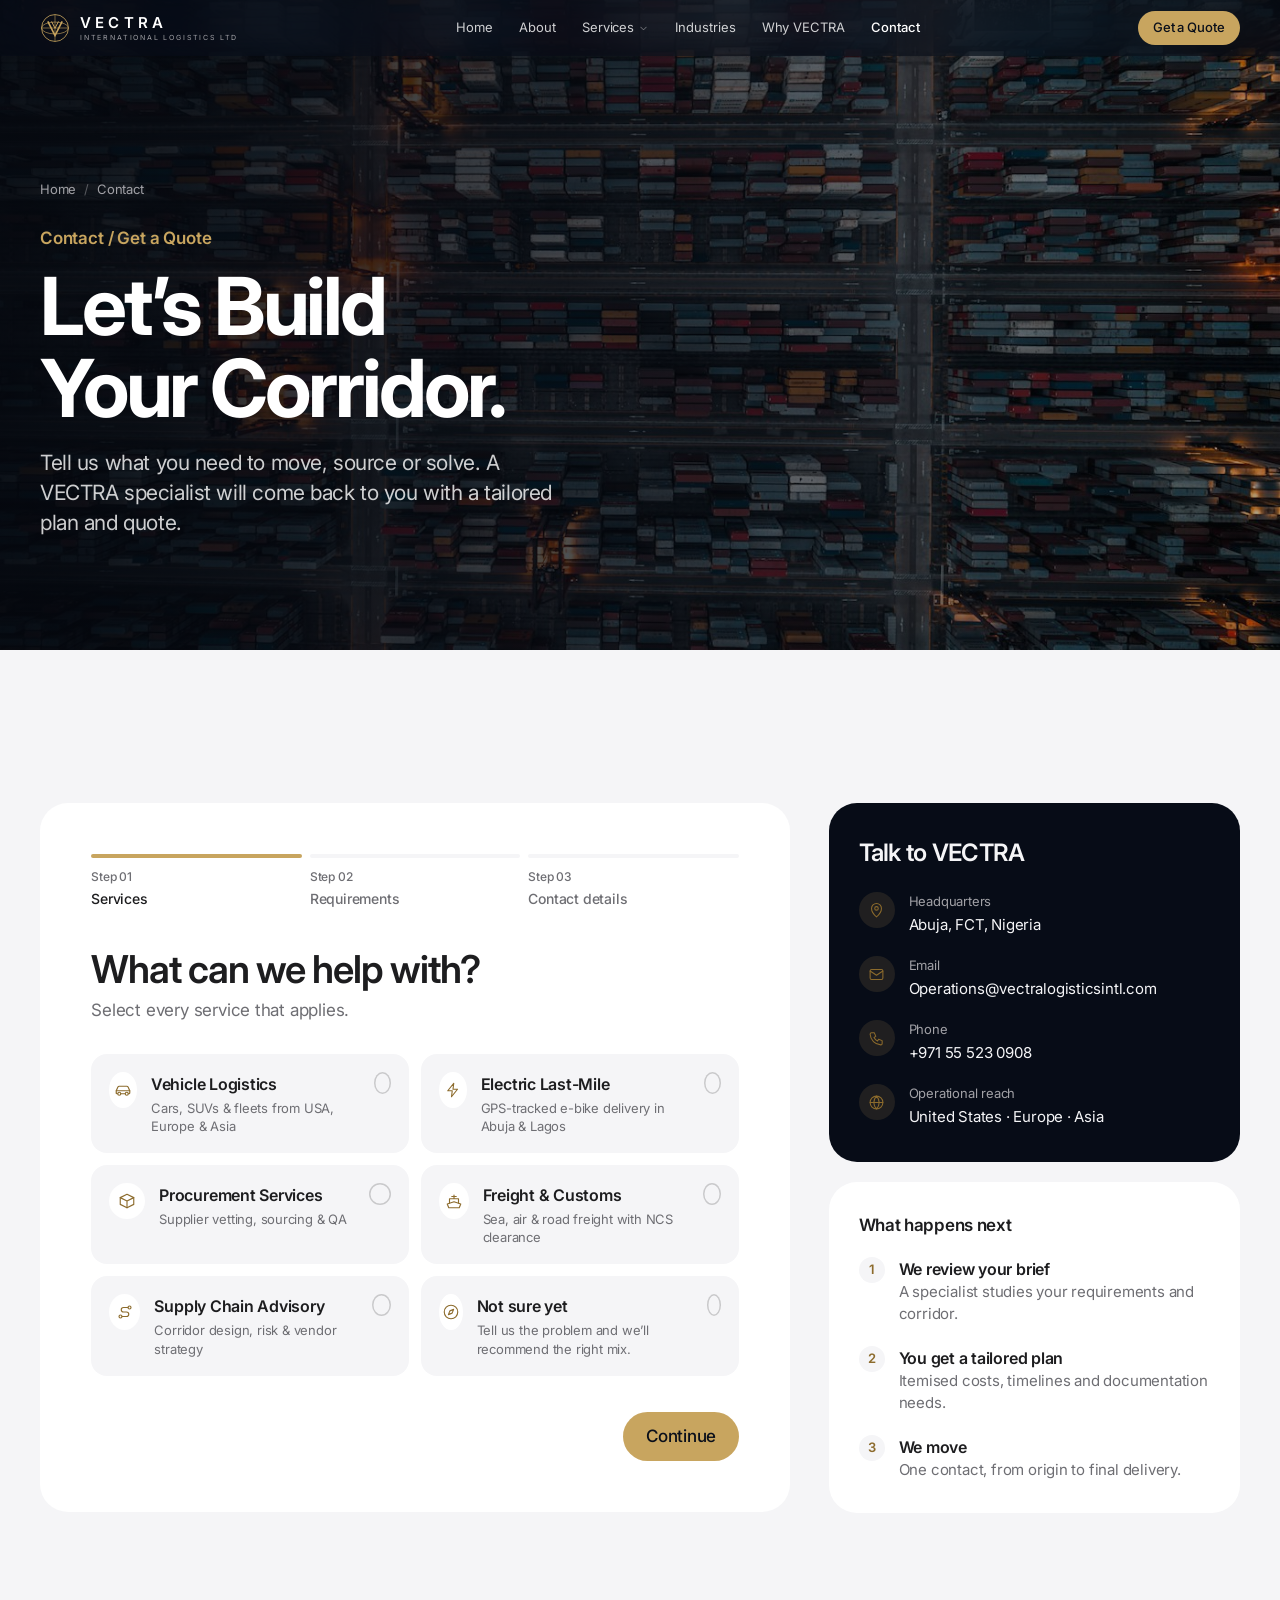
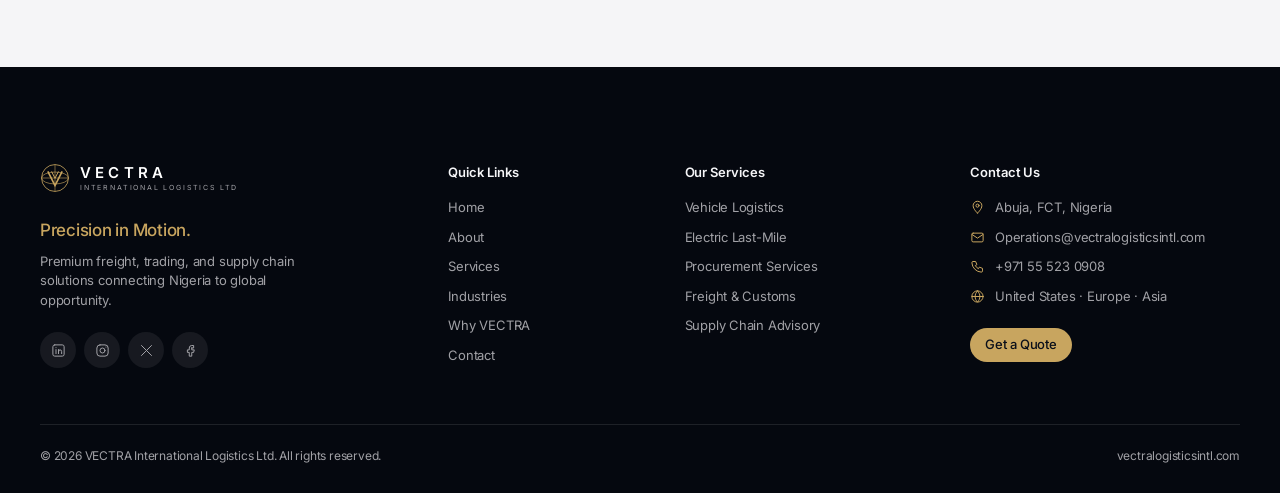
<file: contact.html>
<!DOCTYPE html>
<html lang="en" class="no-js">
<head>
<meta charset="utf-8">
<meta name="viewport" content="width=device-width, initial-scale=1">
<title>Contact &amp; Get a Quote | VECTRA International Logistics</title>
<meta name="description" content="Request a quote from VECTRA International Logistics for vehicle logistics, electric last-mile, procurement, freight &amp; customs or supply chain advisory.">
<meta name="theme-color" content="#05080f">
<link rel="canonical" href="https://vectralogisticsintl.com/contact.html">
<meta property="og:type" content="website">
<meta property="og:site_name" content="VECTRA International Logistics Ltd">
<meta property="og:title" content="Contact &amp; Get a Quote | VECTRA International Logistics">
<meta property="og:description" content="Request a quote from VECTRA International Logistics for vehicle logistics, electric last-mile, procurement, freight &amp; customs or supply chain advisory.">
<meta property="og:url" content="https://vectralogisticsintl.com/contact.html">
<meta property="og:image" content="https://vectralogisticsintl.com/images/port-cranes.jpg">
<link rel="icon" href="data:image/svg+xml,%3Csvg xmlns='http://www.w3.org/2000/svg' viewBox='0 0 48 48'%3E%3Crect width='48' height='48' rx='10' fill='%230a1729'/%3E%3Cg fill='none' stroke='%23c9a45c'%3E%3Ccircle cx='24' cy='24' r='18' stroke-width='1.6'/%3E%3Cpath d='M14.5 15L24 34l9.5-19' stroke-width='3.4'/%3E%3C/g%3E%3C/svg%3E">
<link rel="preconnect" href="https://fonts.googleapis.com">
<link rel="preconnect" href="https://fonts.gstatic.com" crossorigin>
<link href="https://fonts.googleapis.com/css2?family=Inter:opsz,wght@14..32,400;14..32,500;14..32,600;14..32,700&display=swap" rel="stylesheet">
<link rel="stylesheet" href="css/styles.css">
</head>
<body>
<a class="skip-link" href="#main">Skip to content</a>
<header class="site-header">
  <div class="container nav">
    <a class="brand" href="index.html" aria-label="VECTRA International Logistics, home"><svg class="brand__mark" viewBox="0 0 48 48" fill="none" stroke="currentColor" aria-hidden="true"><circle cx="24" cy="24" r="21.5" stroke-width="1.3"/><ellipse cx="24" cy="24" rx="21.5" ry="9.5" stroke-width="1"/><path d="M24 2.5v43M2.5 24h43" stroke-width="0.9"/><path d="M12.5 13.5L24 36l11.5-22.5" stroke-width="2.6"/><path d="M18.5 13.5L24 24.5l5.5-11" stroke-width="1.6"/></svg><span class="brand__text"><span class="brand__name">VECTRA</span><span class="brand__sub">INTERNATIONAL LOGISTICS LTD</span></span></a>
    <nav aria-label="Primary"><ul class="nav__links"><li><a href="index.html">Home</a></li><li><a href="about.html">About</a></li><li class="has-dropdown"><a class="nav__toggle" href="services.html">Services <svg viewBox="0 0 24 24" fill="none" stroke="currentColor" stroke-width="1.6" stroke-linecap="round" stroke-linejoin="round" aria-hidden="true"><path d="M6 9l6 6 6-6"/></svg></a><ul class="dropdown"><li><a href="vehicle-logistics.html"><span class="num">01</span>Vehicle Logistics</a></li><li><a href="electric-last-mile.html"><span class="num">02</span>Electric Last-Mile</a></li><li><a href="procurement.html"><span class="num">03</span>Procurement Services</a></li><li><a href="freight-customs.html"><span class="num">04</span>Freight & Customs</a></li><li><a href="supply-chain-advisory.html"><span class="num">05</span>Supply Chain Advisory</a></li><li><a class="all" href="services.html">All services <svg viewBox="0 0 24 24" fill="none" stroke="currentColor" stroke-width="1.6" stroke-linecap="round" stroke-linejoin="round" aria-hidden="true"><path d="M5 12h14M13 6l6 6-6 6"/></svg></a></li></ul></li><li><a href="industries.html">Industries</a></li><li><a href="why-vectra.html">Why VECTRA</a></li><li><a href="contact.html" aria-current="page">Contact</a></li></ul></nav>
    <div class="nav__cta">
      <a class="btn btn--gold btn--sm" href="contact.html">Get a Quote <svg viewBox="0 0 24 24" fill="none" stroke="currentColor" stroke-width="1.6" stroke-linecap="round" stroke-linejoin="round" aria-hidden="true"><path d="M5 12h14M13 6l6 6-6 6"/></svg></a>
      <button class="menu-btn" type="button" data-menu-open aria-controls="mobile-nav" aria-expanded="false" aria-label="Open menu"><svg viewBox="0 0 24 24" fill="none" stroke="currentColor" stroke-width="1.6" stroke-linecap="round" stroke-linejoin="round" aria-hidden="true"><path d="M4 7h16M4 12h16M4 17h16"/></svg></button>
    </div>
  </div>
</header>
<div class="mobile-nav" id="mobile-nav" aria-hidden="true">
  <div class="mobile-nav__top"><a class="brand" href="index.html" aria-label="VECTRA International Logistics, home"><svg class="brand__mark" viewBox="0 0 48 48" fill="none" stroke="currentColor" aria-hidden="true"><circle cx="24" cy="24" r="21.5" stroke-width="1.3"/><ellipse cx="24" cy="24" rx="21.5" ry="9.5" stroke-width="1"/><path d="M24 2.5v43M2.5 24h43" stroke-width="0.9"/><path d="M12.5 13.5L24 36l11.5-22.5" stroke-width="2.6"/><path d="M18.5 13.5L24 24.5l5.5-11" stroke-width="1.6"/></svg><span class="brand__text"><span class="brand__name">VECTRA</span><span class="brand__sub">INTERNATIONAL LOGISTICS LTD</span></span></a><button class="menu-btn" type="button" data-menu-close aria-label="Close menu" style="display:grid"><svg viewBox="0 0 24 24" fill="none" stroke="currentColor" stroke-width="1.6" stroke-linecap="round" stroke-linejoin="round" aria-hidden="true"><path d="M6 6l12 12M18 6L6 18"/></svg></button></div>
  <ul><li><a href="index.html">Home</a></li><li><a href="about.html">About</a></li><li><a href="services.html">Services</a><div class="sub"><a href="vehicle-logistics.html">01 &nbsp;Vehicle Logistics</a><a href="electric-last-mile.html">02 &nbsp;Electric Last-Mile</a><a href="procurement.html">03 &nbsp;Procurement Services</a><a href="freight-customs.html">04 &nbsp;Freight & Customs</a><a href="supply-chain-advisory.html">05 &nbsp;Supply Chain Advisory</a></div></li><li><a href="industries.html">Industries</a></li><li><a href="why-vectra.html">Why VECTRA</a></li><li><a href="contact.html">Contact</a></li></ul>
  <a class="btn btn--gold" href="contact.html">Get a Quote <svg viewBox="0 0 24 24" fill="none" stroke="currentColor" stroke-width="1.6" stroke-linecap="round" stroke-linejoin="round" aria-hidden="true"><path d="M5 12h14M13 6l6 6-6 6"/></svg></a>
</div>
<main id="main">
<section class="page-hero ">
  <div class="page-hero__bg"><img src="images/port-night.jpg" alt="" fetchpriority="high"></div>
  <div class="container">
    <nav class="crumbs" aria-label="Breadcrumb"><a href="index.html">Home</a><span aria-hidden="true">/</span><span>Contact</span></nav>
    <p class="eyebrow">Contact / Get a Quote</p>
    <h1>Let’s Build Your Corridor.</h1>
    <p class="lead">Tell us what you need to move, source or solve. A VECTRA specialist will come back to you with a tailored plan and quote.</p>
    
  </div>
</section>

<section class="section section--cream">
  <div class="container contact-grid">
    <div class="form-card">
      <ol class="steps" aria-label="Enquiry progress">
        <li><b>Step 01</b>Services</li>
        <li><b>Step 02</b>Requirements</li>
        <li><b>Step 03</b>Contact details</li>
      </ol>
      <!-- To send enquiries to a form service (Formspree, Netlify Forms, a CRM), set data-endpoint to its URL.
           With data-endpoint empty, the form opens the visitor's email app addressed to data-mailto. -->
      <form id="quote-form" novalidate data-endpoint="" data-mailto="Operations@vectralogisticsintl.com">
        <div class="form-body">
          <fieldset class="form-step is-active" style="border:0;padding:0;margin:0">
            <legend class="sr-only">Service selection</legend>
            <h2>What can we help with?</h2>
            <p>Select every service that applies.</p>
            <div class="svc-select"><div class="svc-option"><input type="checkbox" id="svc-vehicle" name="services" value="vehicle" data-label="Vehicle Logistics">
          <label for="svc-vehicle"><span class="icon-circle"><svg viewBox="0 0 24 24" fill="none" stroke="currentColor" stroke-width="1.6" stroke-linecap="round" stroke-linejoin="round" aria-hidden="true"><path d="M3 16v-3l2.2-5A2 2 0 0 1 7 7h10a2 2 0 0 1 1.8 1L21 13v3a1 1 0 0 1-1 1h-1"/><path d="M5 17H4a1 1 0 0 1-1-1M3 13h18M9 17h6"/><circle cx="7" cy="17" r="2"/><circle cx="17" cy="17" r="2"/></svg></span><span><strong>Vehicle Logistics</strong><small>Cars, SUVs & fleets from USA, Europe & Asia</small></span><span class="tick"><svg viewBox="0 0 24 24" fill="none" stroke="currentColor" stroke-width="1.6" stroke-linecap="round" stroke-linejoin="round" aria-hidden="true"><path d="M5 12l5 5 9-10"/></svg></span></label></div><div class="svc-option"><input type="checkbox" id="svc-last-mile" name="services" value="last-mile" data-label="Electric Last-Mile">
          <label for="svc-last-mile"><span class="icon-circle"><svg viewBox="0 0 24 24" fill="none" stroke="currentColor" stroke-width="1.6" stroke-linecap="round" stroke-linejoin="round" aria-hidden="true"><path d="M13 3L5 13h6l-1 8 8-10h-6z"/></svg></span><span><strong>Electric Last-Mile</strong><small>GPS-tracked e-bike delivery in Abuja & Lagos</small></span><span class="tick"><svg viewBox="0 0 24 24" fill="none" stroke="currentColor" stroke-width="1.6" stroke-linecap="round" stroke-linejoin="round" aria-hidden="true"><path d="M5 12l5 5 9-10"/></svg></span></label></div><div class="svc-option"><input type="checkbox" id="svc-procurement" name="services" value="procurement" data-label="Procurement Services">
          <label for="svc-procurement"><span class="icon-circle"><svg viewBox="0 0 24 24" fill="none" stroke="currentColor" stroke-width="1.6" stroke-linecap="round" stroke-linejoin="round" aria-hidden="true"><path d="M3 7.5l9-4.5 9 4.5v9L12 21l-9-4.5z"/><path d="M3 7.5l9 4.5 9-4.5M12 12v9"/></svg></span><span><strong>Procurement Services</strong><small>Supplier vetting, sourcing & QA</small></span><span class="tick"><svg viewBox="0 0 24 24" fill="none" stroke="currentColor" stroke-width="1.6" stroke-linecap="round" stroke-linejoin="round" aria-hidden="true"><path d="M5 12l5 5 9-10"/></svg></span></label></div><div class="svc-option"><input type="checkbox" id="svc-freight" name="services" value="freight" data-label="Freight & Customs">
          <label for="svc-freight"><span class="icon-circle"><svg viewBox="0 0 24 24" fill="none" stroke="currentColor" stroke-width="1.6" stroke-linecap="round" stroke-linejoin="round" aria-hidden="true"><path d="M3 16l2 5h14l2-5-9-3z"/><path d="M6 14.5V9h12v5.5M12 9V4M9 6h6"/></svg></span><span><strong>Freight & Customs</strong><small>Sea, air & road freight with NCS clearance</small></span><span class="tick"><svg viewBox="0 0 24 24" fill="none" stroke="currentColor" stroke-width="1.6" stroke-linecap="round" stroke-linejoin="round" aria-hidden="true"><path d="M5 12l5 5 9-10"/></svg></span></label></div><div class="svc-option"><input type="checkbox" id="svc-advisory" name="services" value="advisory" data-label="Supply Chain Advisory">
          <label for="svc-advisory"><span class="icon-circle"><svg viewBox="0 0 24 24" fill="none" stroke="currentColor" stroke-width="1.6" stroke-linecap="round" stroke-linejoin="round" aria-hidden="true"><circle cx="6" cy="18" r="2"/><circle cx="18" cy="6" r="2"/><path d="M8 18h6a3 3 0 0 0 0-6h-4a3 3 0 0 1 0-6h6"/></svg></span><span><strong>Supply Chain Advisory</strong><small>Corridor design, risk & vendor strategy</small></span><span class="tick"><svg viewBox="0 0 24 24" fill="none" stroke="currentColor" stroke-width="1.6" stroke-linecap="round" stroke-linejoin="round" aria-hidden="true"><path d="M5 12l5 5 9-10"/></svg></span></label></div><div class="svc-option"><input type="checkbox" id="svc-other" name="services" value="other" data-label="Not sure, please advise">
          <label for="svc-other"><span class="icon-circle"><svg viewBox="0 0 24 24" fill="none" stroke="currentColor" stroke-width="1.6" stroke-linecap="round" stroke-linejoin="round" aria-hidden="true"><circle cx="12" cy="12" r="9"/><path d="M15.5 8.5l-2 5-5 2 2-5z"/></svg></span><span><strong>Not sure yet</strong><small>Tell us the problem and we’ll recommend the right mix.</small></span><span class="tick"><svg viewBox="0 0 24 24" fill="none" stroke="currentColor" stroke-width="1.6" stroke-linecap="round" stroke-linejoin="round" aria-hidden="true"><path d="M5 12l5 5 9-10"/></svg></span></label></div></div>
          </fieldset>

          <fieldset class="form-step" style="border:0;padding:0;margin:0">
            <legend class="sr-only">Cargo and business requirements</legend>
            <h2>Your requirements.</h2>
            <p>The more detail you share, the more precise our quote.</p>
            <div class="fields">
              <div class="field"><label for="cargo_type">Cargo / requirement type</label>
                <select id="cargo_type" name="cargo_type" required><option value="">Select…</option><option>Vehicles</option><option>General cargo</option><option>Industrial equipment & machinery</option><option>Construction materials</option><option>Medical supplies</option><option>Electronics</option><option>Raw materials</option><option>Parcels & documents (last-mile)</option><option>Advisory / consulting</option><option>Other</option></select>
                <span class="err">Please choose a type.</span></div>
              <div class="field"><label for="origin">Origin</label>
                <select id="origin" name="origin" required><option value="">Select…</option><option>United States</option><option>United Kingdom</option><option>Germany / rest of Europe</option><option>China</option><option>Japan</option><option>India</option><option>UAE</option><option>Within Nigeria</option><option>Other / not sure</option></select>
                <span class="err">Please choose an origin.</span></div>
              <div class="field"><label for="destination">Destination city / state</label>
                <input id="destination" name="destination" type="text" placeholder="e.g. Abuja, FCT" required autocomplete="address-level2">
                <span class="err">Please enter a destination.</span></div>
              <div class="field"><label for="volume">Volume / quantity <span class="opt">(optional)</span></label>
                <input id="volume" name="volume" type="text" placeholder="e.g. 3 SUVs, 1×40ft FCL, 200 parcels/week"></div>
              <div class="field field--full"><span class="label" id="timeline-label">Timeline</span>
                <div class="radio-row" role="radiogroup" aria-labelledby="timeline-label">
                  <input type="radio" id="t1" name="timeline" value="Urgent (within 2 weeks)"><label for="t1">Urgent · within 2 weeks</label>
                  <input type="radio" id="t2" name="timeline" value="2–4 weeks" checked><label for="t2">2–4 weeks</label>
                  <input type="radio" id="t3" name="timeline" value="1–3 months"><label for="t3">1–3 months</label>
                  <input type="radio" id="t4" name="timeline" value="Planning ahead"><label for="t4">Planning ahead</label>
                </div></div>
              <div class="field field--full"><label for="details">Tell us more</label>
                <textarea id="details" name="details" placeholder="Make/model, specifications, HS codes, delivery windows, current challenges…" required></textarea>
                <span class="err">A short description helps us quote accurately.</span></div>
            </div>
          </fieldset>

          <fieldset class="form-step" style="border:0;padding:0;margin:0">
            <legend class="sr-only">Contact information</legend>
            <h2>How do we reach you?</h2>
            <p>A specialist will respond with a tailored plan and itemised quote.</p>
            <div class="fields">
              <div class="field"><label for="name">Full name</label><input id="name" name="name" type="text" required autocomplete="name"><span class="err">Please enter your name.</span></div>
              <div class="field"><label for="company">Company <span class="opt">(optional)</span></label><input id="company" name="company" type="text" autocomplete="organization"></div>
              <div class="field"><label for="email">Email</label><input id="email" name="email" type="email" required autocomplete="email"><span class="err">Please enter a valid email.</span></div>
              <div class="field"><label for="phone">Phone / WhatsApp</label><input id="phone" name="phone" type="tel" required autocomplete="tel" placeholder="+234"><span class="err">Please enter a phone number.</span></div>
              <div class="field field--full"><span class="label" id="method-label">Preferred contact method</span>
                <div class="radio-row" role="radiogroup" aria-labelledby="method-label">
                  <input type="radio" id="m1" name="contact_method" value="Email" checked><label for="m1">Email</label>
                  <input type="radio" id="m2" name="contact_method" value="Phone call"><label for="m2">Phone call</label>
                  <input type="radio" id="m3" name="contact_method" value="WhatsApp"><label for="m3">WhatsApp</label>
                </div></div>
              <div class="field field--full"><label class="consent"><input type="checkbox" name="consent" required> <span>I agree to VECTRA contacting me about this enquiry.</span></label><span class="err">Please confirm to continue.</span></div>
            </div>
            <div class="review"><strong style="display:block;margin-bottom:10px;color:var(--ink)">Your enquiry summary</strong><dl></dl></div>
          </fieldset>

          <p class="form-error" role="alert"></p>
          <div class="form-nav">
            <button type="button" class="btn btn--back" data-back hidden><svg viewBox="0 0 24 24" fill="none" stroke="currentColor" stroke-width="1.6" stroke-linecap="round" stroke-linejoin="round" aria-hidden="true"><path d="M5 12h14M13 6l6 6-6 6"/></svg> Back</button>
            <span></span>
            <button type="button" class="btn btn--gold" data-next>Continue <svg viewBox="0 0 24 24" fill="none" stroke="currentColor" stroke-width="1.6" stroke-linecap="round" stroke-linejoin="round" aria-hidden="true"><path d="M5 12h14M13 6l6 6-6 6"/></svg></button>
            <button type="submit" class="btn btn--gold" data-submit hidden>Submit Enquiry <svg viewBox="0 0 24 24" fill="none" stroke="currentColor" stroke-width="1.6" stroke-linecap="round" stroke-linejoin="round" aria-hidden="true"><path d="M5 12h14M13 6l6 6-6 6"/></svg></button>
          </div>
        </div>
      </form>
      <div class="form-success" role="status">
        <div class="icon-circle icon-circle--solid"><svg viewBox="0 0 24 24" fill="none" stroke="currentColor" stroke-width="1.6" stroke-linecap="round" stroke-linejoin="round" aria-hidden="true"><path d="M5 12l5 5 9-10"/></svg></div>
        <h2>Thank you, <span data-name></span>.</h2>
        <p>Your enquiry is on its way. A VECTRA specialist will review your requirements and come back to you with a tailored plan and quote.</p>
        <a class="btn btn--outline" href="services.html">Explore our services <svg viewBox="0 0 24 24" fill="none" stroke="currentColor" stroke-width="1.6" stroke-linecap="round" stroke-linejoin="round" aria-hidden="true"><path d="M5 12h14M13 6l6 6-6 6"/></svg></a>
      </div>
    </div>

    <aside class="contact-aside">
      <div class="aside-card">
        <h3>Talk to VECTRA</h3>
        <ul>
          <li><span class="icon-circle"><svg viewBox="0 0 24 24" fill="none" stroke="currentColor" stroke-width="1.6" stroke-linecap="round" stroke-linejoin="round" aria-hidden="true"><path d="M12 21s-7-6.2-7-12a7 7 0 0 1 14 0c0 5.8-7 12-7 12z"/><circle cx="12" cy="9" r="2.5"/></svg></span><span><small>Headquarters</small>Abuja, FCT, Nigeria</span></li>
          <li><span class="icon-circle"><svg viewBox="0 0 24 24" fill="none" stroke="currentColor" stroke-width="1.6" stroke-linecap="round" stroke-linejoin="round" aria-hidden="true"><rect x="3" y="5" width="18" height="14" rx="2"/><path d="M3 7l9 6 9-6"/></svg></span><span><small>Email</small><a href="mailto:Operations@vectralogisticsintl.com">Operations@vectralogisticsintl.com</a></span></li>
          <li><span class="icon-circle"><svg viewBox="0 0 24 24" fill="none" stroke="currentColor" stroke-width="1.6" stroke-linecap="round" stroke-linejoin="round" aria-hidden="true"><path d="M5 4h4l2 5-2.5 1.5a11 11 0 0 0 5 5L15 13l5 2v4a2 2 0 0 1-2 2A16 16 0 0 1 3 6a2 2 0 0 1 2-2"/></svg></span><span><small>Phone</small><a href="tel:+971555230908">+971 55 523 0908</a></span></li>
          <li><span class="icon-circle"><svg viewBox="0 0 24 24" fill="none" stroke="currentColor" stroke-width="1.6" stroke-linecap="round" stroke-linejoin="round" aria-hidden="true"><circle cx="12" cy="12" r="9"/><path d="M3 12h18M12 3c2.5 2.7 3.8 5.7 3.8 9s-1.3 6.3-3.8 9c-2.5-2.7-3.8-5.7-3.8-9S9.5 5.7 12 3z"/></svg></span><span><small>Operational reach</small>United States · Europe · Asia</span></li>
        </ul>
      </div>
      <div class="next-steps">
        <h3>What happens next</h3>
        <ol>
          <li><div><strong>We review your brief</strong>A specialist studies your requirements and corridor.</div></li>
          <li><div><strong>You get a tailored plan</strong>Itemised costs, timelines and documentation needs.</div></li>
          <li><div><strong>We move</strong>One contact, from origin to final delivery.</div></li>
        </ol>
      </div>
    </aside>
  </div>
</section>
</main>
<footer class="site-footer">
  <div class="container">
    <div class="footer-grid">
      <div class="footer-brand">
        <a class="brand" href="index.html" aria-label="VECTRA home"><svg class="brand__mark" viewBox="0 0 48 48" fill="none" stroke="currentColor" aria-hidden="true"><circle cx="24" cy="24" r="21.5" stroke-width="1.3"/><ellipse cx="24" cy="24" rx="21.5" ry="9.5" stroke-width="1"/><path d="M24 2.5v43M2.5 24h43" stroke-width="0.9"/><path d="M12.5 13.5L24 36l11.5-22.5" stroke-width="2.6"/><path d="M18.5 13.5L24 24.5l5.5-11" stroke-width="1.6"/></svg><span class="brand__text"><span class="brand__name">VECTRA</span><span class="brand__sub">INTERNATIONAL LOGISTICS LTD</span></span></a>
        <p class="tag">Precision in Motion.</p>
        <p>Premium freight, trading, and supply chain solutions connecting Nigeria to global opportunity.</p>
        <!-- TODO: replace # with the real social profile URLs -->
        <div class="socials"><a href="#" aria-label="VECTRA on Linkedin"><svg viewBox="0 0 24 24" fill="none" stroke="currentColor" stroke-width="1.6" stroke-linecap="round" stroke-linejoin="round" aria-hidden="true"><rect x="3" y="3" width="18" height="18" rx="3"/><path d="M8 10.5V17M8 7.5v.01M12 17v-6.5M12 13.5a2.5 2.5 0 0 1 5 0V17"/></svg></a><a href="#" aria-label="VECTRA on Instagram"><svg viewBox="0 0 24 24" fill="none" stroke="currentColor" stroke-width="1.6" stroke-linecap="round" stroke-linejoin="round" aria-hidden="true"><rect x="3" y="3" width="18" height="18" rx="5"/><circle cx="12" cy="12" r="4"/><path d="M17.5 6.5v.01"/></svg></a><a href="#" aria-label="VECTRA on X"><svg viewBox="0 0 24 24" fill="none" stroke="currentColor" stroke-width="1.6" stroke-linecap="round" stroke-linejoin="round" aria-hidden="true"><path d="M4 4l16 16M20 4L4 20"/></svg></a><a href="#" aria-label="VECTRA on Facebook"><svg viewBox="0 0 24 24" fill="none" stroke="currentColor" stroke-width="1.6" stroke-linecap="round" stroke-linejoin="round" aria-hidden="true"><path d="M14 8h3V4h-3a4 4 0 0 0-4 4v3H7v4h3v6h4v-6h3l1-4h-4V8z"/></svg></a></div>
      </div>
      <div><h4>Quick Links</h4><ul><li><a href="index.html">Home</a></li><li><a href="about.html">About</a></li><li><a href="services.html">Services</a></li><li><a href="industries.html">Industries</a></li><li><a href="why-vectra.html">Why VECTRA</a></li><li><a href="contact.html">Contact</a></li></ul></div>
      <div><h4>Our Services</h4><ul><li><a href="vehicle-logistics.html">Vehicle Logistics</a></li><li><a href="electric-last-mile.html">Electric Last-Mile</a></li><li><a href="procurement.html">Procurement Services</a></li><li><a href="freight-customs.html">Freight & Customs</a></li><li><a href="supply-chain-advisory.html">Supply Chain Advisory</a></li></ul></div>
      <div>
        <h4>Contact Us</h4>
        <ul class="contact-list">
          <li><svg viewBox="0 0 24 24" fill="none" stroke="currentColor" stroke-width="1.6" stroke-linecap="round" stroke-linejoin="round" aria-hidden="true"><path d="M12 21s-7-6.2-7-12a7 7 0 0 1 14 0c0 5.8-7 12-7 12z"/><circle cx="12" cy="9" r="2.5"/></svg><span>Abuja, FCT, Nigeria</span></li>
          <li><svg viewBox="0 0 24 24" fill="none" stroke="currentColor" stroke-width="1.6" stroke-linecap="round" stroke-linejoin="round" aria-hidden="true"><rect x="3" y="5" width="18" height="14" rx="2"/><path d="M3 7l9 6 9-6"/></svg><a href="mailto:Operations@vectralogisticsintl.com">Operations@vectralogisticsintl.com</a></li>
          <li><svg viewBox="0 0 24 24" fill="none" stroke="currentColor" stroke-width="1.6" stroke-linecap="round" stroke-linejoin="round" aria-hidden="true"><path d="M5 4h4l2 5-2.5 1.5a11 11 0 0 0 5 5L15 13l5 2v4a2 2 0 0 1-2 2A16 16 0 0 1 3 6a2 2 0 0 1 2-2"/></svg><a href="tel:+971555230908">+971 55 523 0908</a></li>
          <li><svg viewBox="0 0 24 24" fill="none" stroke="currentColor" stroke-width="1.6" stroke-linecap="round" stroke-linejoin="round" aria-hidden="true"><circle cx="12" cy="12" r="9"/><path d="M3 12h18M12 3c2.5 2.7 3.8 5.7 3.8 9s-1.3 6.3-3.8 9c-2.5-2.7-3.8-5.7-3.8-9S9.5 5.7 12 3z"/></svg><span>United States · Europe · Asia</span></li>
        </ul>
        <a class="btn btn--gold btn--sm" href="contact.html">Get a Quote <svg viewBox="0 0 24 24" fill="none" stroke="currentColor" stroke-width="1.6" stroke-linecap="round" stroke-linejoin="round" aria-hidden="true"><path d="M5 12h14M13 6l6 6-6 6"/></svg></a>
      </div>
    </div>
    <div class="footer-bottom">
      <span>&copy; <span data-year>2026</span> VECTRA International Logistics Ltd. All rights reserved.</span>
      <span>vectralogisticsintl.com</span>
    </div>
  </div>
</footer>
<script src="js/main.js"></script>
</body>
</html>
</file>
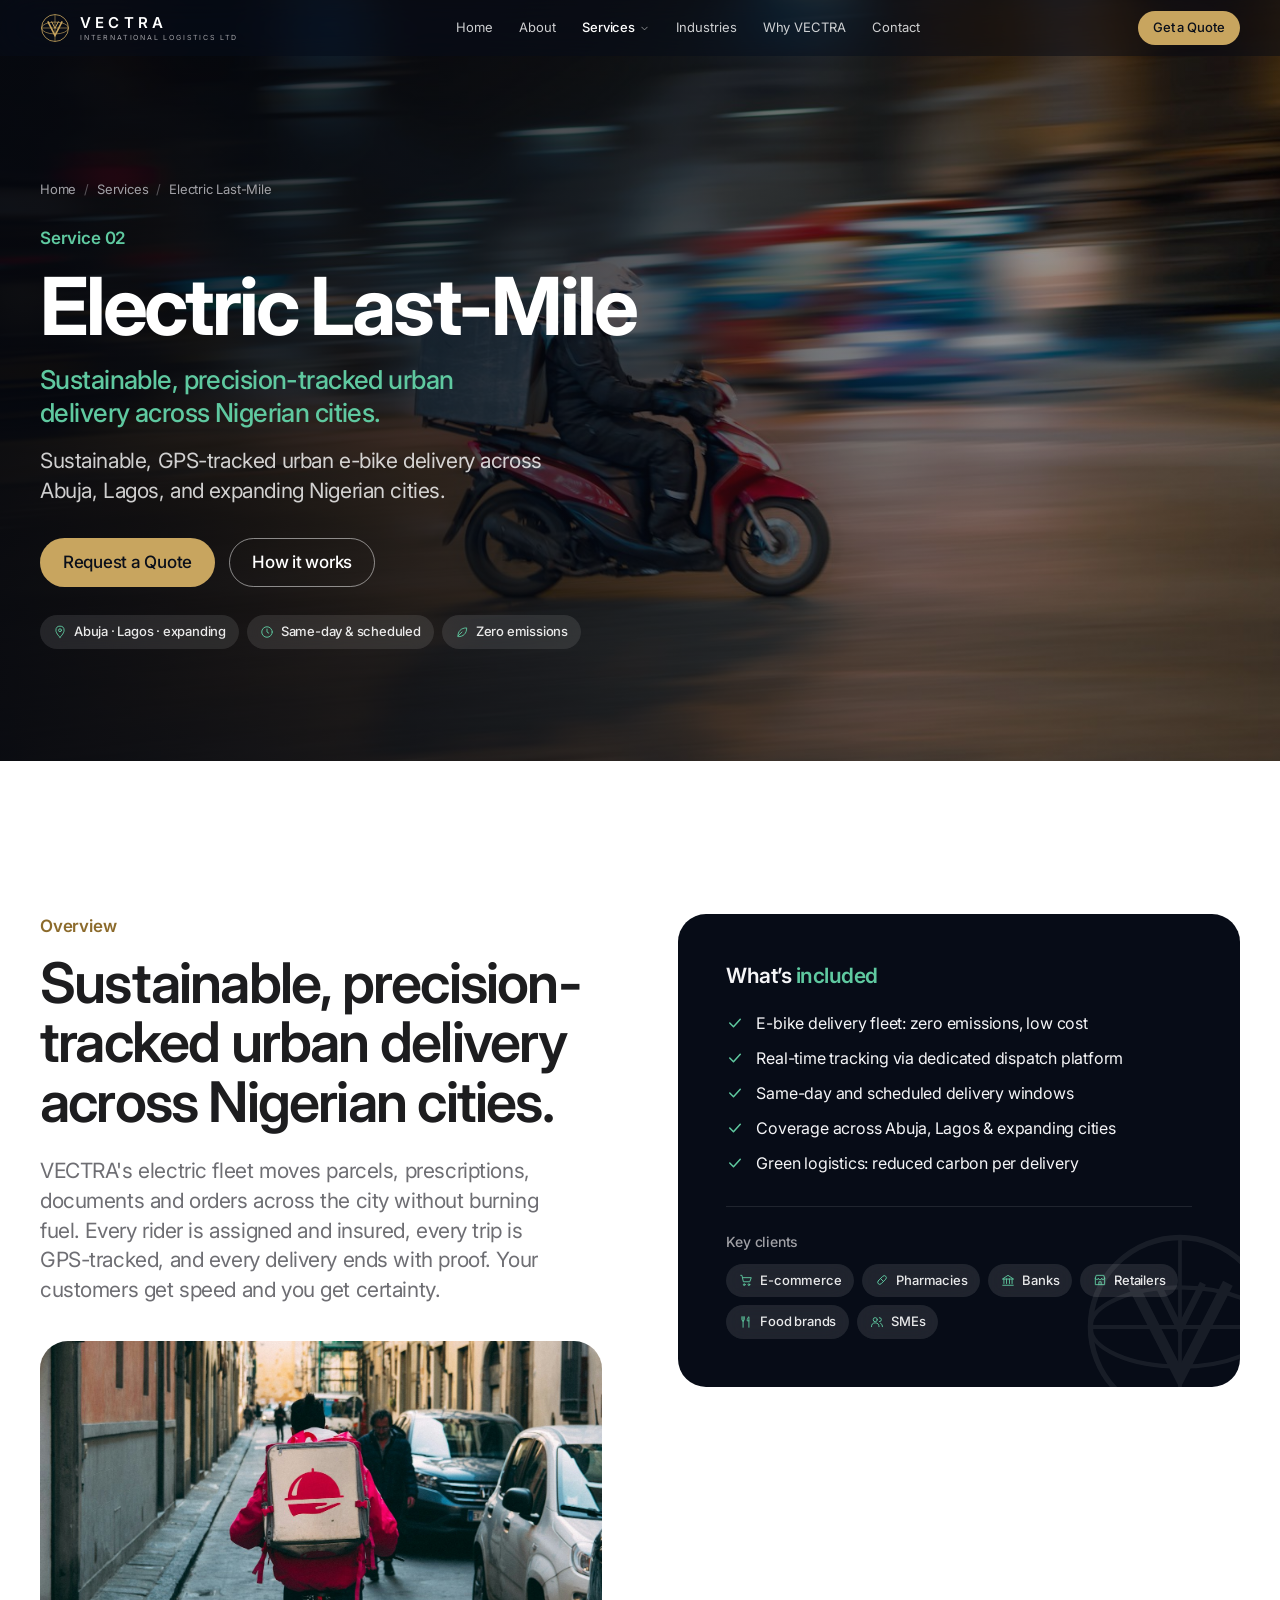
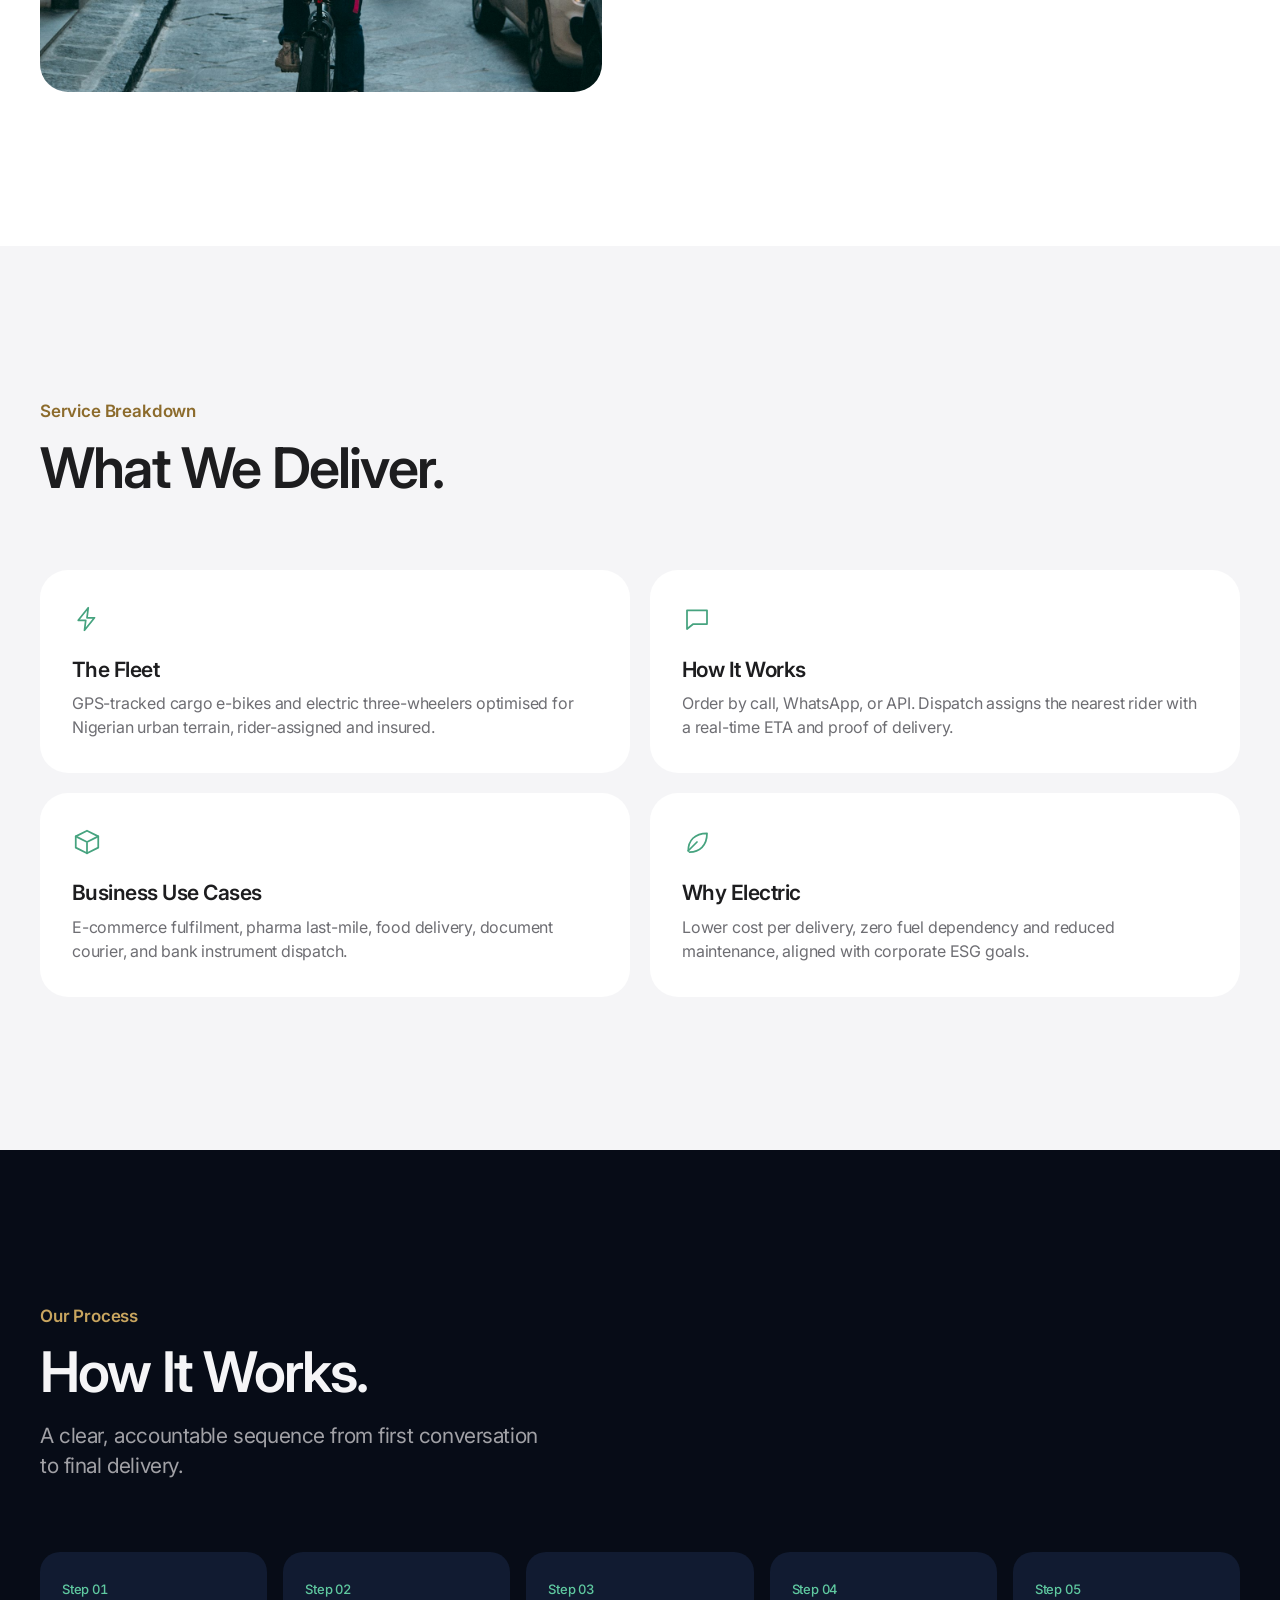
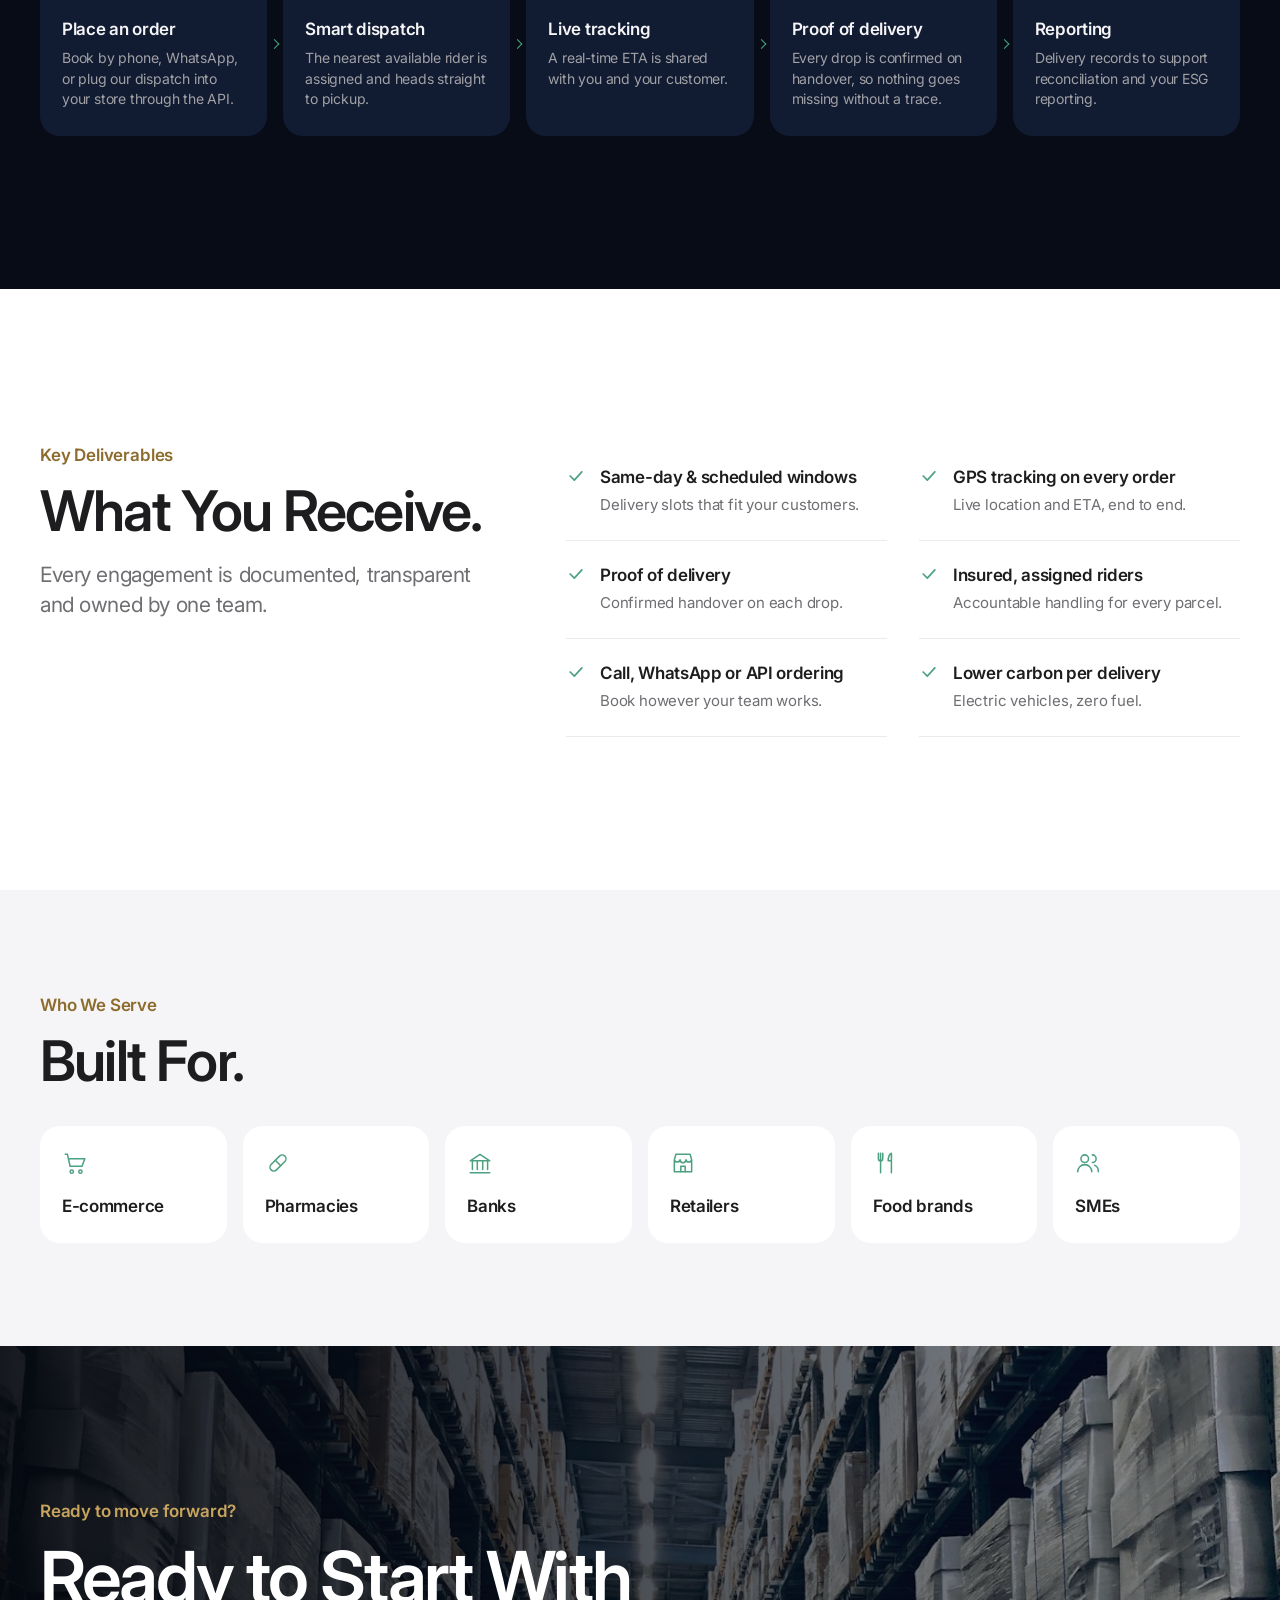
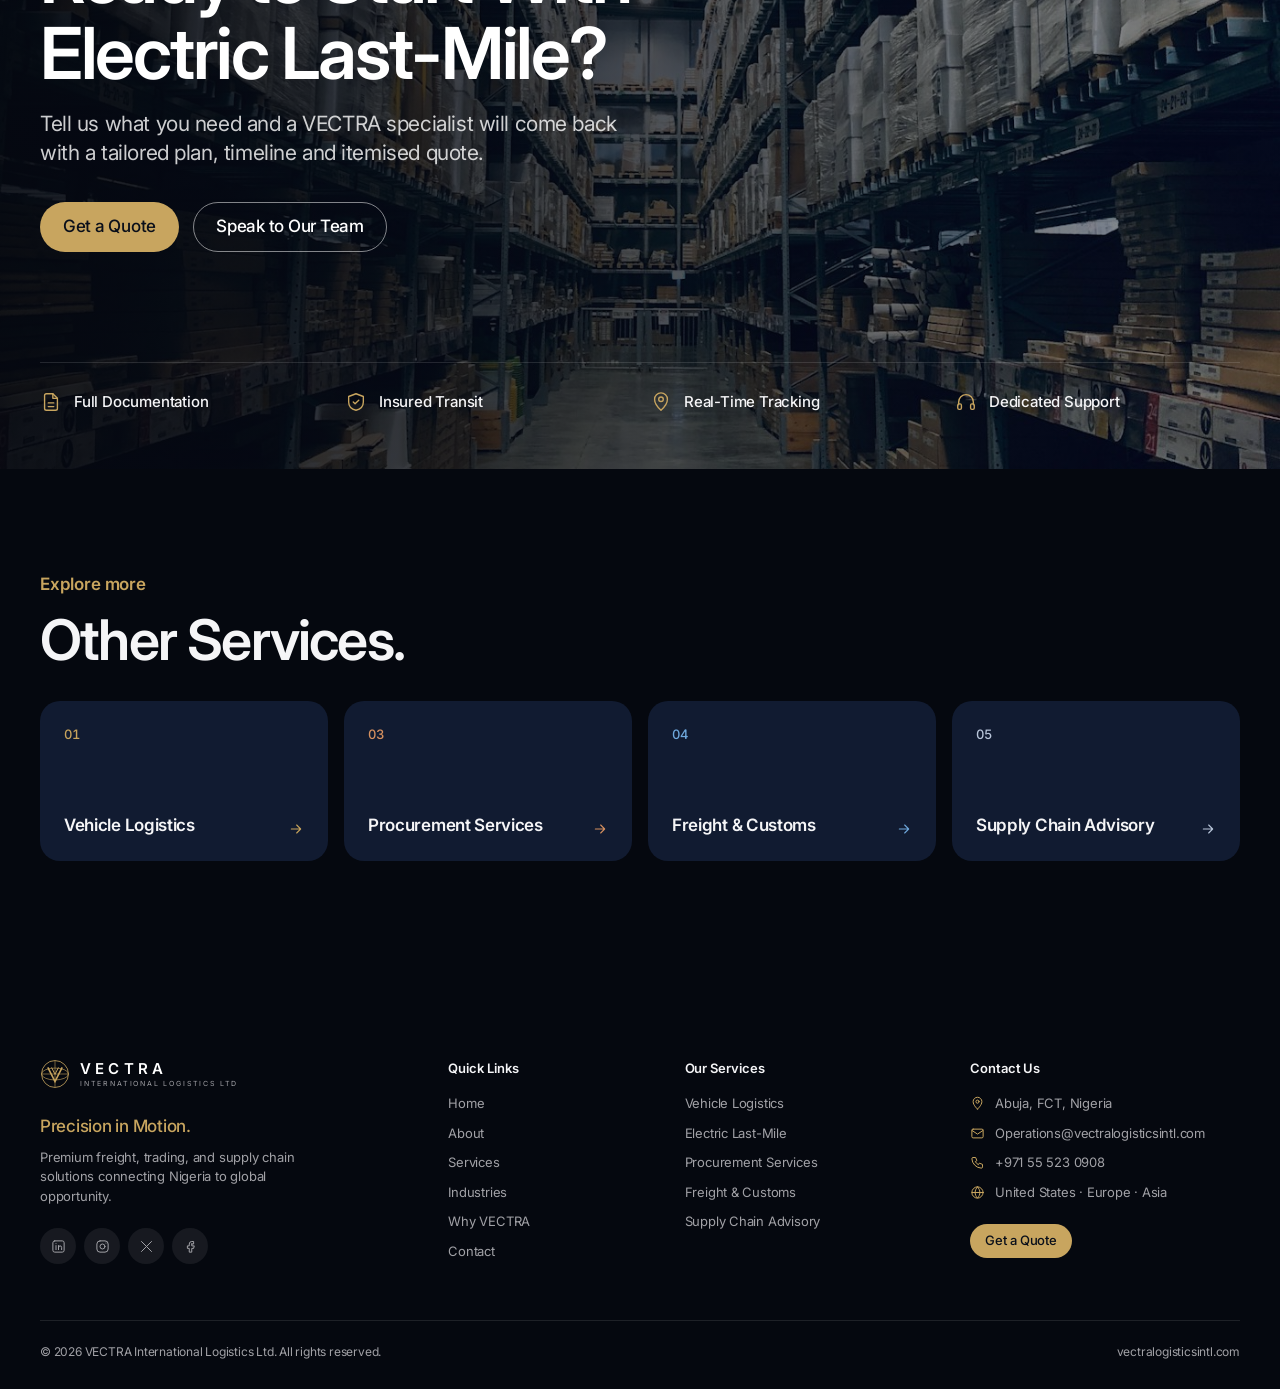
<file: electric-last-mile.html>
<!DOCTYPE html>
<html lang="en" class="no-js">
<head>
<meta charset="utf-8">
<meta name="viewport" content="width=device-width, initial-scale=1">
<title>Electric Last-Mile | VECTRA International Logistics</title>
<meta name="description" content="Electric Last-Mile by VECTRA International Logistics: Sustainable, GPS-tracked urban e-bike delivery across Abuja, Lagos, and expanding Nigerian cities.">
<meta name="theme-color" content="#05080f">
<link rel="canonical" href="https://vectralogisticsintl.com/electric-last-mile.html">
<meta property="og:type" content="website">
<meta property="og:site_name" content="VECTRA International Logistics Ltd">
<meta property="og:title" content="Electric Last-Mile | VECTRA International Logistics">
<meta property="og:description" content="Electric Last-Mile by VECTRA International Logistics: Sustainable, GPS-tracked urban e-bike delivery across Abuja, Lagos, and expanding Nigerian cities.">
<meta property="og:url" content="https://vectralogisticsintl.com/electric-last-mile.html">
<meta property="og:image" content="https://vectralogisticsintl.com/images/port-cranes.jpg">
<link rel="icon" href="data:image/svg+xml,%3Csvg xmlns='http://www.w3.org/2000/svg' viewBox='0 0 48 48'%3E%3Crect width='48' height='48' rx='10' fill='%230a1729'/%3E%3Cg fill='none' stroke='%23c9a45c'%3E%3Ccircle cx='24' cy='24' r='18' stroke-width='1.6'/%3E%3Cpath d='M14.5 15L24 34l9.5-19' stroke-width='3.4'/%3E%3C/g%3E%3C/svg%3E">
<link rel="preconnect" href="https://fonts.googleapis.com">
<link rel="preconnect" href="https://fonts.gstatic.com" crossorigin>
<link href="https://fonts.googleapis.com/css2?family=Inter:opsz,wght@14..32,400;14..32,500;14..32,600;14..32,700&display=swap" rel="stylesheet">
<link rel="stylesheet" href="css/styles.css">
</head>
<body style="--accent:#5fc9a0">
<a class="skip-link" href="#main">Skip to content</a>
<header class="site-header">
  <div class="container nav">
    <a class="brand" href="index.html" aria-label="VECTRA International Logistics, home"><svg class="brand__mark" viewBox="0 0 48 48" fill="none" stroke="currentColor" aria-hidden="true"><circle cx="24" cy="24" r="21.5" stroke-width="1.3"/><ellipse cx="24" cy="24" rx="21.5" ry="9.5" stroke-width="1"/><path d="M24 2.5v43M2.5 24h43" stroke-width="0.9"/><path d="M12.5 13.5L24 36l11.5-22.5" stroke-width="2.6"/><path d="M18.5 13.5L24 24.5l5.5-11" stroke-width="1.6"/></svg><span class="brand__text"><span class="brand__name">VECTRA</span><span class="brand__sub">INTERNATIONAL LOGISTICS LTD</span></span></a>
    <nav aria-label="Primary"><ul class="nav__links"><li><a href="index.html">Home</a></li><li><a href="about.html">About</a></li><li class="has-dropdown is-active"><a class="nav__toggle" href="services.html">Services <svg viewBox="0 0 24 24" fill="none" stroke="currentColor" stroke-width="1.6" stroke-linecap="round" stroke-linejoin="round" aria-hidden="true"><path d="M6 9l6 6 6-6"/></svg></a><ul class="dropdown"><li><a href="vehicle-logistics.html"><span class="num">01</span>Vehicle Logistics</a></li><li><a href="electric-last-mile.html"><span class="num">02</span>Electric Last-Mile</a></li><li><a href="procurement.html"><span class="num">03</span>Procurement Services</a></li><li><a href="freight-customs.html"><span class="num">04</span>Freight & Customs</a></li><li><a href="supply-chain-advisory.html"><span class="num">05</span>Supply Chain Advisory</a></li><li><a class="all" href="services.html">All services <svg viewBox="0 0 24 24" fill="none" stroke="currentColor" stroke-width="1.6" stroke-linecap="round" stroke-linejoin="round" aria-hidden="true"><path d="M5 12h14M13 6l6 6-6 6"/></svg></a></li></ul></li><li><a href="industries.html">Industries</a></li><li><a href="why-vectra.html">Why VECTRA</a></li><li><a href="contact.html">Contact</a></li></ul></nav>
    <div class="nav__cta">
      <a class="btn btn--gold btn--sm" href="contact.html">Get a Quote <svg viewBox="0 0 24 24" fill="none" stroke="currentColor" stroke-width="1.6" stroke-linecap="round" stroke-linejoin="round" aria-hidden="true"><path d="M5 12h14M13 6l6 6-6 6"/></svg></a>
      <button class="menu-btn" type="button" data-menu-open aria-controls="mobile-nav" aria-expanded="false" aria-label="Open menu"><svg viewBox="0 0 24 24" fill="none" stroke="currentColor" stroke-width="1.6" stroke-linecap="round" stroke-linejoin="round" aria-hidden="true"><path d="M4 7h16M4 12h16M4 17h16"/></svg></button>
    </div>
  </div>
</header>
<div class="mobile-nav" id="mobile-nav" aria-hidden="true">
  <div class="mobile-nav__top"><a class="brand" href="index.html" aria-label="VECTRA International Logistics, home"><svg class="brand__mark" viewBox="0 0 48 48" fill="none" stroke="currentColor" aria-hidden="true"><circle cx="24" cy="24" r="21.5" stroke-width="1.3"/><ellipse cx="24" cy="24" rx="21.5" ry="9.5" stroke-width="1"/><path d="M24 2.5v43M2.5 24h43" stroke-width="0.9"/><path d="M12.5 13.5L24 36l11.5-22.5" stroke-width="2.6"/><path d="M18.5 13.5L24 24.5l5.5-11" stroke-width="1.6"/></svg><span class="brand__text"><span class="brand__name">VECTRA</span><span class="brand__sub">INTERNATIONAL LOGISTICS LTD</span></span></a><button class="menu-btn" type="button" data-menu-close aria-label="Close menu" style="display:grid"><svg viewBox="0 0 24 24" fill="none" stroke="currentColor" stroke-width="1.6" stroke-linecap="round" stroke-linejoin="round" aria-hidden="true"><path d="M6 6l12 12M18 6L6 18"/></svg></button></div>
  <ul><li><a href="index.html">Home</a></li><li><a href="about.html">About</a></li><li><a href="services.html">Services</a><div class="sub"><a href="vehicle-logistics.html">01 &nbsp;Vehicle Logistics</a><a href="electric-last-mile.html">02 &nbsp;Electric Last-Mile</a><a href="procurement.html">03 &nbsp;Procurement Services</a><a href="freight-customs.html">04 &nbsp;Freight & Customs</a><a href="supply-chain-advisory.html">05 &nbsp;Supply Chain Advisory</a></div></li><li><a href="industries.html">Industries</a></li><li><a href="why-vectra.html">Why VECTRA</a></li><li><a href="contact.html">Contact</a></li></ul>
  <a class="btn btn--gold" href="contact.html">Get a Quote <svg viewBox="0 0 24 24" fill="none" stroke="currentColor" stroke-width="1.6" stroke-linecap="round" stroke-linejoin="round" aria-hidden="true"><path d="M5 12h14M13 6l6 6-6 6"/></svg></a>
</div>
<main id="main">
<section class="page-hero svc-hero">
  <div class="page-hero__bg"><img src="images/scooter.jpg" alt="" fetchpriority="high"></div>
  <div class="container">
    <nav class="crumbs" aria-label="Breadcrumb"><a href="index.html">Home</a><span aria-hidden="true">/</span><a href="services.html">Services</a><span aria-hidden="true">/</span><span>Electric Last-Mile</span></nav>
    <p class="eyebrow">Service 02</p>
    <h1>Electric Last-Mile</h1>
    <p class="tagline">Sustainable, precision-tracked urban delivery across Nigerian cities.</p>
    <p class="lead">Sustainable, GPS-tracked urban e-bike delivery across Abuja, Lagos, and expanding Nigerian cities.</p>
    <div class="btn-row"><a class="btn btn--gold" href="contact.html?service=last-mile">Request a Quote <svg viewBox="0 0 24 24" fill="none" stroke="currentColor" stroke-width="1.6" stroke-linecap="round" stroke-linejoin="round" aria-hidden="true"><path d="M5 12h14M13 6l6 6-6 6"/></svg></a><a class="btn btn--ghost" href="#process">How it works</a></div>
    <div class="svc-hero__meta"><span class="chip"><svg viewBox="0 0 24 24" fill="none" stroke="currentColor" stroke-width="1.6" stroke-linecap="round" stroke-linejoin="round" aria-hidden="true"><path d="M12 21s-7-6.2-7-12a7 7 0 0 1 14 0c0 5.8-7 12-7 12z"/><circle cx="12" cy="9" r="2.5"/></svg>Abuja · Lagos · expanding</span><span class="chip"><svg viewBox="0 0 24 24" fill="none" stroke="currentColor" stroke-width="1.6" stroke-linecap="round" stroke-linejoin="round" aria-hidden="true"><circle cx="12" cy="12" r="9"/><path d="M12 7v5l3 2"/></svg>Same-day & scheduled</span><span class="chip"><svg viewBox="0 0 24 24" fill="none" stroke="currentColor" stroke-width="1.6" stroke-linecap="round" stroke-linejoin="round" aria-hidden="true"><path d="M5 19c0-8 5-14 15-14 0 10-6 15-14 15"/><path d="M5 19l7-7"/></svg>Zero emissions</span></div>
  </div>
</section>

<section class="section section--white">
  <div class="container split" style="align-items:start">
    <div class="reveal">
      <p class="eyebrow">Overview</p>
      <h2>Sustainable, precision-tracked urban delivery across Nigerian cities.</h2>
      <p class="lead" style="margin-top:24px">VECTRA's electric fleet moves parcels, prescriptions, documents and orders across the city without burning fuel. Every rider is assigned and insured, every trip is GPS-tracked, and every delivery ends with proof. Your customers get speed and you get certainty.</p>
      <div class="gallery-strip" style="margin-top:36px;grid-template-columns:1fr">
        <figure><img src="images/courier.jpg" alt="" loading="lazy"></figure>
      </div>
    </div>
    <aside class="overview-card reveal" style="--d:.12s">
      <h3>What’s <span>included</span></h3>
      <ul class="bullets"><li><svg viewBox="0 0 24 24" fill="none" stroke="currentColor" stroke-width="1.6" stroke-linecap="round" stroke-linejoin="round" aria-hidden="true"><path d="M5 12l5 5 9-10"/></svg><span>E-bike delivery fleet: zero emissions, low cost</span></li><li><svg viewBox="0 0 24 24" fill="none" stroke="currentColor" stroke-width="1.6" stroke-linecap="round" stroke-linejoin="round" aria-hidden="true"><path d="M5 12l5 5 9-10"/></svg><span>Real-time tracking via dedicated dispatch platform</span></li><li><svg viewBox="0 0 24 24" fill="none" stroke="currentColor" stroke-width="1.6" stroke-linecap="round" stroke-linejoin="round" aria-hidden="true"><path d="M5 12l5 5 9-10"/></svg><span>Same-day and scheduled delivery windows</span></li><li><svg viewBox="0 0 24 24" fill="none" stroke="currentColor" stroke-width="1.6" stroke-linecap="round" stroke-linejoin="round" aria-hidden="true"><path d="M5 12l5 5 9-10"/></svg><span>Coverage across Abuja, Lagos & expanding cities</span></li><li><svg viewBox="0 0 24 24" fill="none" stroke="currentColor" stroke-width="1.6" stroke-linecap="round" stroke-linejoin="round" aria-hidden="true"><path d="M5 12l5 5 9-10"/></svg><span>Green logistics: reduced carbon per delivery</span></li></ul>
      <div class="overview-card__clients">
        <h4>Key clients</h4>
        <div class="chips"><span class="chip"><svg viewBox="0 0 24 24" fill="none" stroke="currentColor" stroke-width="1.6" stroke-linecap="round" stroke-linejoin="round" aria-hidden="true"><circle cx="9" cy="20" r="1.5"/><circle cx="17" cy="20" r="1.5"/><path d="M3 4h2l2.5 11h11L21 8H6.5"/></svg>E-commerce</span><span class="chip"><svg viewBox="0 0 24 24" fill="none" stroke="currentColor" stroke-width="1.6" stroke-linecap="round" stroke-linejoin="round" aria-hidden="true"><rect x="3" y="8.5" width="18" height="7" rx="3.5" transform="rotate(-45 12 12)"/><path d="M9.5 9.5l5 5"/></svg>Pharmacies</span><span class="chip"><svg viewBox="0 0 24 24" fill="none" stroke="currentColor" stroke-width="1.6" stroke-linecap="round" stroke-linejoin="round" aria-hidden="true"><path d="M3 21h18M5 10v8M9.5 10v8M14.5 10v8M19 10v8M3 10l9-6 9 6z"/></svg>Banks</span><span class="chip"><svg viewBox="0 0 24 24" fill="none" stroke="currentColor" stroke-width="1.6" stroke-linecap="round" stroke-linejoin="round" aria-hidden="true"><path d="M4 9l1.5-5h13L20 9M4 9v11h16V9M4 9a2.7 2.7 0 0 0 5.3 0 2.7 2.7 0 0 0 5.4 0 2.7 2.7 0 0 0 5.3 0"/><path d="M10 20v-5h4v5"/></svg>Retailers</span><span class="chip"><svg viewBox="0 0 24 24" fill="none" stroke="currentColor" stroke-width="1.6" stroke-linecap="round" stroke-linejoin="round" aria-hidden="true"><path d="M7 3v8M5 3v5a2 2 0 0 0 4 0V3M7 11v10M17 21V3c-2 1-3 4-3 7h3"/></svg>Food brands</span><span class="chip"><svg viewBox="0 0 24 24" fill="none" stroke="currentColor" stroke-width="1.6" stroke-linecap="round" stroke-linejoin="round" aria-hidden="true"><circle cx="9" cy="8" r="3.5"/><path d="M2.5 20a6.5 6.5 0 0 1 13 0"/><path d="M16 4.5a3.5 3.5 0 0 1 0 7M18 14a6 6 0 0 1 3.5 6"/></svg>SMEs</span></div>
      </div>
      <svg class="mv-card__mark" viewBox="0 0 48 48" fill="none" stroke="currentColor" aria-hidden="true"><circle cx="24" cy="24" r="21.5" stroke-width="1.3"/><ellipse cx="24" cy="24" rx="21.5" ry="9.5" stroke-width="1"/><path d="M24 2.5v43M2.5 24h43" stroke-width="0.9"/><path d="M12.5 13.5L24 36l11.5-22.5" stroke-width="2.6"/><path d="M18.5 13.5L24 24.5l5.5-11" stroke-width="1.6"/></svg>
    </aside>
  </div>
</section>

<section class="section section--cream">
  <div class="container">
    <div class="section-head reveal">
      <p class="eyebrow">Service Breakdown</p>
      <h2>What We Deliver.</h2>
    </div>
    <div class="breakdown"><article class="breakdown__item reveal" style="--d:0.00s"><div class="icon-circle"><svg viewBox="0 0 24 24" fill="none" stroke="currentColor" stroke-width="1.6" stroke-linecap="round" stroke-linejoin="round" aria-hidden="true"><path d="M13 3L5 13h6l-1 8 8-10h-6z"/></svg></div><div><h3>The Fleet</h3><p>GPS-tracked cargo e-bikes and electric three-wheelers optimised for Nigerian urban terrain, rider-assigned and insured.</p></div></article><article class="breakdown__item reveal" style="--d:0.08s"><div class="icon-circle"><svg viewBox="0 0 24 24" fill="none" stroke="currentColor" stroke-width="1.6" stroke-linecap="round" stroke-linejoin="round" aria-hidden="true"><path d="M4 5h16v11H9l-5 4z"/></svg></div><div><h3>How It Works</h3><p>Order by call, WhatsApp, or API. Dispatch assigns the nearest rider with a real-time ETA and proof of delivery.</p></div></article><article class="breakdown__item reveal" style="--d:0.16s"><div class="icon-circle"><svg viewBox="0 0 24 24" fill="none" stroke="currentColor" stroke-width="1.6" stroke-linecap="round" stroke-linejoin="round" aria-hidden="true"><path d="M3 7.5l9-4.5 9 4.5v9L12 21l-9-4.5z"/><path d="M3 7.5l9 4.5 9-4.5M12 12v9"/></svg></div><div><h3>Business Use Cases</h3><p>E-commerce fulfilment, pharma last-mile, food delivery, document courier, and bank instrument dispatch.</p></div></article><article class="breakdown__item reveal" style="--d:0.24s"><div class="icon-circle"><svg viewBox="0 0 24 24" fill="none" stroke="currentColor" stroke-width="1.6" stroke-linecap="round" stroke-linejoin="round" aria-hidden="true"><path d="M5 19c0-8 5-14 15-14 0 10-6 15-14 15"/><path d="M5 19l7-7"/></svg></div><div><h3>Why Electric</h3><p>Lower cost per delivery, zero fuel dependency and reduced maintenance, aligned with corporate ESG goals.</p></div></article></div>
  </div>
</section>

<section class="section dark" id="process">
  <div class="container">
    <div class="section-head reveal">
      <p class="eyebrow">Our Process</p>
      <h2>How It Works.</h2>
      <p class="lead">A clear, accountable sequence from first conversation to final delivery.</p>
    </div>
    <ol class="process" style="padding:0;margin:0"><li class="reveal" style="--d:0.00s"><span class="process__step">Step 01</span><h3>Place an order</h3><p>Book by phone, WhatsApp, or plug our dispatch into your store through the API.</p></li><li class="reveal" style="--d:0.07s"><span class="process__step">Step 02</span><h3>Smart dispatch</h3><p>The nearest available rider is assigned and heads straight to pickup.</p></li><li class="reveal" style="--d:0.14s"><span class="process__step">Step 03</span><h3>Live tracking</h3><p>A real-time ETA is shared with you and your customer.</p></li><li class="reveal" style="--d:0.21s"><span class="process__step">Step 04</span><h3>Proof of delivery</h3><p>Every drop is confirmed on handover, so nothing goes missing without a trace.</p></li><li class="reveal" style="--d:0.28s"><span class="process__step">Step 05</span><h3>Reporting</h3><p>Delivery records to support reconciliation and your ESG reporting.</p></li></ol>
  </div>
</section>

<section class="section section--white">
  <div class="container">
    <div class="split split--map" style="align-items:start">
      <div class="section-head reveal" style="margin:0">
        <p class="eyebrow">Key Deliverables</p>
        <h2>What You Receive.</h2>
        <p class="lead">Every engagement is documented, transparent and owned by one team.</p>
      </div>
      <ul class="deliverables deliverables--2" style="padding:0;margin:0"><li class="reveal"><svg viewBox="0 0 24 24" fill="none" stroke="currentColor" stroke-width="1.6" stroke-linecap="round" stroke-linejoin="round" aria-hidden="true"><path d="M5 12l5 5 9-10"/></svg><div><strong>Same-day & scheduled windows</strong><span>Delivery slots that fit your customers.</span></div></li><li class="reveal"><svg viewBox="0 0 24 24" fill="none" stroke="currentColor" stroke-width="1.6" stroke-linecap="round" stroke-linejoin="round" aria-hidden="true"><path d="M5 12l5 5 9-10"/></svg><div><strong>GPS tracking on every order</strong><span>Live location and ETA, end to end.</span></div></li><li class="reveal"><svg viewBox="0 0 24 24" fill="none" stroke="currentColor" stroke-width="1.6" stroke-linecap="round" stroke-linejoin="round" aria-hidden="true"><path d="M5 12l5 5 9-10"/></svg><div><strong>Proof of delivery</strong><span>Confirmed handover on each drop.</span></div></li><li class="reveal"><svg viewBox="0 0 24 24" fill="none" stroke="currentColor" stroke-width="1.6" stroke-linecap="round" stroke-linejoin="round" aria-hidden="true"><path d="M5 12l5 5 9-10"/></svg><div><strong>Insured, assigned riders</strong><span>Accountable handling for every parcel.</span></div></li><li class="reveal"><svg viewBox="0 0 24 24" fill="none" stroke="currentColor" stroke-width="1.6" stroke-linecap="round" stroke-linejoin="round" aria-hidden="true"><path d="M5 12l5 5 9-10"/></svg><div><strong>Call, WhatsApp or API ordering</strong><span>Book however your team works.</span></div></li><li class="reveal"><svg viewBox="0 0 24 24" fill="none" stroke="currentColor" stroke-width="1.6" stroke-linecap="round" stroke-linejoin="round" aria-hidden="true"><path d="M5 12l5 5 9-10"/></svg><div><strong>Lower carbon per delivery</strong><span>Electric vehicles, zero fuel.</span></div></li></ul>
    </div>
  </div>
</section>

<section class="section section--cream section--tight">
  <div class="container">
    <div class="section-head reveal" style="margin-bottom:34px">
      <p class="eyebrow">Who We Serve</p>
      <h2>Built For.</h2>
    </div>
    <div class="clients"><div class="client reveal" style="--d:0.00s"><div class="icon-circle"><svg viewBox="0 0 24 24" fill="none" stroke="currentColor" stroke-width="1.6" stroke-linecap="round" stroke-linejoin="round" aria-hidden="true"><circle cx="9" cy="20" r="1.5"/><circle cx="17" cy="20" r="1.5"/><path d="M3 4h2l2.5 11h11L21 8H6.5"/></svg></div><strong>E-commerce</strong></div><div class="client reveal" style="--d:0.06s"><div class="icon-circle"><svg viewBox="0 0 24 24" fill="none" stroke="currentColor" stroke-width="1.6" stroke-linecap="round" stroke-linejoin="round" aria-hidden="true"><rect x="3" y="8.5" width="18" height="7" rx="3.5" transform="rotate(-45 12 12)"/><path d="M9.5 9.5l5 5"/></svg></div><strong>Pharmacies</strong></div><div class="client reveal" style="--d:0.12s"><div class="icon-circle"><svg viewBox="0 0 24 24" fill="none" stroke="currentColor" stroke-width="1.6" stroke-linecap="round" stroke-linejoin="round" aria-hidden="true"><path d="M3 21h18M5 10v8M9.5 10v8M14.5 10v8M19 10v8M3 10l9-6 9 6z"/></svg></div><strong>Banks</strong></div><div class="client reveal" style="--d:0.18s"><div class="icon-circle"><svg viewBox="0 0 24 24" fill="none" stroke="currentColor" stroke-width="1.6" stroke-linecap="round" stroke-linejoin="round" aria-hidden="true"><path d="M4 9l1.5-5h13L20 9M4 9v11h16V9M4 9a2.7 2.7 0 0 0 5.3 0 2.7 2.7 0 0 0 5.4 0 2.7 2.7 0 0 0 5.3 0"/><path d="M10 20v-5h4v5"/></svg></div><strong>Retailers</strong></div><div class="client reveal" style="--d:0.24s"><div class="icon-circle"><svg viewBox="0 0 24 24" fill="none" stroke="currentColor" stroke-width="1.6" stroke-linecap="round" stroke-linejoin="round" aria-hidden="true"><path d="M7 3v8M5 3v5a2 2 0 0 0 4 0V3M7 11v10M17 21V3c-2 1-3 4-3 7h3"/></svg></div><strong>Food brands</strong></div><div class="client reveal" style="--d:0.30s"><div class="icon-circle"><svg viewBox="0 0 24 24" fill="none" stroke="currentColor" stroke-width="1.6" stroke-linecap="round" stroke-linejoin="round" aria-hidden="true"><circle cx="9" cy="8" r="3.5"/><path d="M2.5 20a6.5 6.5 0 0 1 13 0"/><path d="M16 4.5a3.5 3.5 0 0 1 0 7M18 14a6 6 0 0 1 3.5 6"/></svg></div><strong>SMEs</strong></div></div>
  </div>
</section>

<section class="cta">
  <div class="cta__bg"><img src="images/warehouse-boxes.jpg" alt="" loading="lazy"></div>
  <div class="container">
    <div class="reveal" style="max-width:720px">
      <p class="eyebrow">Ready to move forward?</p>
      <h2>Ready to Start With Electric Last-Mile?</h2>
      <p class="lead">Tell us what you need and a VECTRA specialist will come back with a tailored plan, timeline and itemised quote.</p>
      <div class="btn-row">
        <a class="btn btn--gold" href="contact.html?service=last-mile">Get a Quote <svg viewBox="0 0 24 24" fill="none" stroke="currentColor" stroke-width="1.6" stroke-linecap="round" stroke-linejoin="round" aria-hidden="true"><path d="M5 12h14M13 6l6 6-6 6"/></svg></a>
        <a class="btn btn--ghost" href="mailto:Operations@vectralogisticsintl.com">Speak to Our Team</a>
      </div>
    </div>
    <ul class="assurances">
      <li><svg viewBox="0 0 24 24" fill="none" stroke="currentColor" stroke-width="1.6" stroke-linecap="round" stroke-linejoin="round" aria-hidden="true"><path d="M14 3H7a2 2 0 0 0-2 2v14a2 2 0 0 0 2 2h10a2 2 0 0 0 2-2V8z"/><path d="M14 3v5h5M9 13h6M9 17h6"/></svg>Full Documentation</li>
      <li><svg viewBox="0 0 24 24" fill="none" stroke="currentColor" stroke-width="1.6" stroke-linecap="round" stroke-linejoin="round" aria-hidden="true"><path d="M12 3l8 3v6c0 5-3.5 8-8 9-4.5-1-8-4-8-9V6z"/><path d="M9 12l2 2 4-4"/></svg>Insured Transit</li>
      <li><svg viewBox="0 0 24 24" fill="none" stroke="currentColor" stroke-width="1.6" stroke-linecap="round" stroke-linejoin="round" aria-hidden="true"><path d="M12 21s-7-6.2-7-12a7 7 0 0 1 14 0c0 5.8-7 12-7 12z"/><circle cx="12" cy="9" r="2.5"/></svg>Real-Time Tracking</li>
      <li><svg viewBox="0 0 24 24" fill="none" stroke="currentColor" stroke-width="1.6" stroke-linecap="round" stroke-linejoin="round" aria-hidden="true"><path d="M4 15v-3a8 8 0 0 1 16 0v3"/><rect x="3" y="14" width="4" height="6" rx="1.5"/><rect x="17" y="14" width="4" height="6" rx="1.5"/></svg>Dedicated Support</li>
    </ul>
  </div>
</section>

<section class="section section--tight dark dark--deep">
  <div class="container">
    <div class="section-head reveal" style="margin-bottom:30px"><p class="eyebrow">Explore more</p><h2>Other Services.</h2></div>
    <div class="other-svcs"><a class="other-svc" style="--svc-accent:#c9a45c" href="vehicle-logistics.html"><span class="n">01</span><div class="row"><h3>Vehicle Logistics</h3><svg viewBox="0 0 24 24" fill="none" stroke="currentColor" stroke-width="1.6" stroke-linecap="round" stroke-linejoin="round" aria-hidden="true"><path d="M5 12h14M13 6l6 6-6 6"/></svg></div></a><a class="other-svc" style="--svc-accent:#d6905f" href="procurement.html"><span class="n">03</span><div class="row"><h3>Procurement Services</h3><svg viewBox="0 0 24 24" fill="none" stroke="currentColor" stroke-width="1.6" stroke-linecap="round" stroke-linejoin="round" aria-hidden="true"><path d="M5 12h14M13 6l6 6-6 6"/></svg></div></a><a class="other-svc" style="--svc-accent:#6fa8dc" href="freight-customs.html"><span class="n">04</span><div class="row"><h3>Freight & Customs</h3><svg viewBox="0 0 24 24" fill="none" stroke="currentColor" stroke-width="1.6" stroke-linecap="round" stroke-linejoin="round" aria-hidden="true"><path d="M5 12h14M13 6l6 6-6 6"/></svg></div></a><a class="other-svc" style="--svc-accent:#b9c6da" href="supply-chain-advisory.html"><span class="n">05</span><div class="row"><h3>Supply Chain Advisory</h3><svg viewBox="0 0 24 24" fill="none" stroke="currentColor" stroke-width="1.6" stroke-linecap="round" stroke-linejoin="round" aria-hidden="true"><path d="M5 12h14M13 6l6 6-6 6"/></svg></div></a></div>
  </div>
</section>
</main>
<footer class="site-footer">
  <div class="container">
    <div class="footer-grid">
      <div class="footer-brand">
        <a class="brand" href="index.html" aria-label="VECTRA home"><svg class="brand__mark" viewBox="0 0 48 48" fill="none" stroke="currentColor" aria-hidden="true"><circle cx="24" cy="24" r="21.5" stroke-width="1.3"/><ellipse cx="24" cy="24" rx="21.5" ry="9.5" stroke-width="1"/><path d="M24 2.5v43M2.5 24h43" stroke-width="0.9"/><path d="M12.5 13.5L24 36l11.5-22.5" stroke-width="2.6"/><path d="M18.5 13.5L24 24.5l5.5-11" stroke-width="1.6"/></svg><span class="brand__text"><span class="brand__name">VECTRA</span><span class="brand__sub">INTERNATIONAL LOGISTICS LTD</span></span></a>
        <p class="tag">Precision in Motion.</p>
        <p>Premium freight, trading, and supply chain solutions connecting Nigeria to global opportunity.</p>
        <!-- TODO: replace # with the real social profile URLs -->
        <div class="socials"><a href="#" aria-label="VECTRA on Linkedin"><svg viewBox="0 0 24 24" fill="none" stroke="currentColor" stroke-width="1.6" stroke-linecap="round" stroke-linejoin="round" aria-hidden="true"><rect x="3" y="3" width="18" height="18" rx="3"/><path d="M8 10.5V17M8 7.5v.01M12 17v-6.5M12 13.5a2.5 2.5 0 0 1 5 0V17"/></svg></a><a href="#" aria-label="VECTRA on Instagram"><svg viewBox="0 0 24 24" fill="none" stroke="currentColor" stroke-width="1.6" stroke-linecap="round" stroke-linejoin="round" aria-hidden="true"><rect x="3" y="3" width="18" height="18" rx="5"/><circle cx="12" cy="12" r="4"/><path d="M17.5 6.5v.01"/></svg></a><a href="#" aria-label="VECTRA on X"><svg viewBox="0 0 24 24" fill="none" stroke="currentColor" stroke-width="1.6" stroke-linecap="round" stroke-linejoin="round" aria-hidden="true"><path d="M4 4l16 16M20 4L4 20"/></svg></a><a href="#" aria-label="VECTRA on Facebook"><svg viewBox="0 0 24 24" fill="none" stroke="currentColor" stroke-width="1.6" stroke-linecap="round" stroke-linejoin="round" aria-hidden="true"><path d="M14 8h3V4h-3a4 4 0 0 0-4 4v3H7v4h3v6h4v-6h3l1-4h-4V8z"/></svg></a></div>
      </div>
      <div><h4>Quick Links</h4><ul><li><a href="index.html">Home</a></li><li><a href="about.html">About</a></li><li><a href="services.html">Services</a></li><li><a href="industries.html">Industries</a></li><li><a href="why-vectra.html">Why VECTRA</a></li><li><a href="contact.html">Contact</a></li></ul></div>
      <div><h4>Our Services</h4><ul><li><a href="vehicle-logistics.html">Vehicle Logistics</a></li><li><a href="electric-last-mile.html">Electric Last-Mile</a></li><li><a href="procurement.html">Procurement Services</a></li><li><a href="freight-customs.html">Freight & Customs</a></li><li><a href="supply-chain-advisory.html">Supply Chain Advisory</a></li></ul></div>
      <div>
        <h4>Contact Us</h4>
        <ul class="contact-list">
          <li><svg viewBox="0 0 24 24" fill="none" stroke="currentColor" stroke-width="1.6" stroke-linecap="round" stroke-linejoin="round" aria-hidden="true"><path d="M12 21s-7-6.2-7-12a7 7 0 0 1 14 0c0 5.8-7 12-7 12z"/><circle cx="12" cy="9" r="2.5"/></svg><span>Abuja, FCT, Nigeria</span></li>
          <li><svg viewBox="0 0 24 24" fill="none" stroke="currentColor" stroke-width="1.6" stroke-linecap="round" stroke-linejoin="round" aria-hidden="true"><rect x="3" y="5" width="18" height="14" rx="2"/><path d="M3 7l9 6 9-6"/></svg><a href="mailto:Operations@vectralogisticsintl.com">Operations@vectralogisticsintl.com</a></li>
          <li><svg viewBox="0 0 24 24" fill="none" stroke="currentColor" stroke-width="1.6" stroke-linecap="round" stroke-linejoin="round" aria-hidden="true"><path d="M5 4h4l2 5-2.5 1.5a11 11 0 0 0 5 5L15 13l5 2v4a2 2 0 0 1-2 2A16 16 0 0 1 3 6a2 2 0 0 1 2-2"/></svg><a href="tel:+971555230908">+971 55 523 0908</a></li>
          <li><svg viewBox="0 0 24 24" fill="none" stroke="currentColor" stroke-width="1.6" stroke-linecap="round" stroke-linejoin="round" aria-hidden="true"><circle cx="12" cy="12" r="9"/><path d="M3 12h18M12 3c2.5 2.7 3.8 5.7 3.8 9s-1.3 6.3-3.8 9c-2.5-2.7-3.8-5.7-3.8-9S9.5 5.7 12 3z"/></svg><span>United States · Europe · Asia</span></li>
        </ul>
        <a class="btn btn--gold btn--sm" href="contact.html">Get a Quote <svg viewBox="0 0 24 24" fill="none" stroke="currentColor" stroke-width="1.6" stroke-linecap="round" stroke-linejoin="round" aria-hidden="true"><path d="M5 12h14M13 6l6 6-6 6"/></svg></a>
      </div>
    </div>
    <div class="footer-bottom">
      <span>&copy; <span data-year>2026</span> VECTRA International Logistics Ltd. All rights reserved.</span>
      <span>vectralogisticsintl.com</span>
    </div>
  </div>
</footer>
<script src="js/main.js"></script>
</body>
</html>
</file>
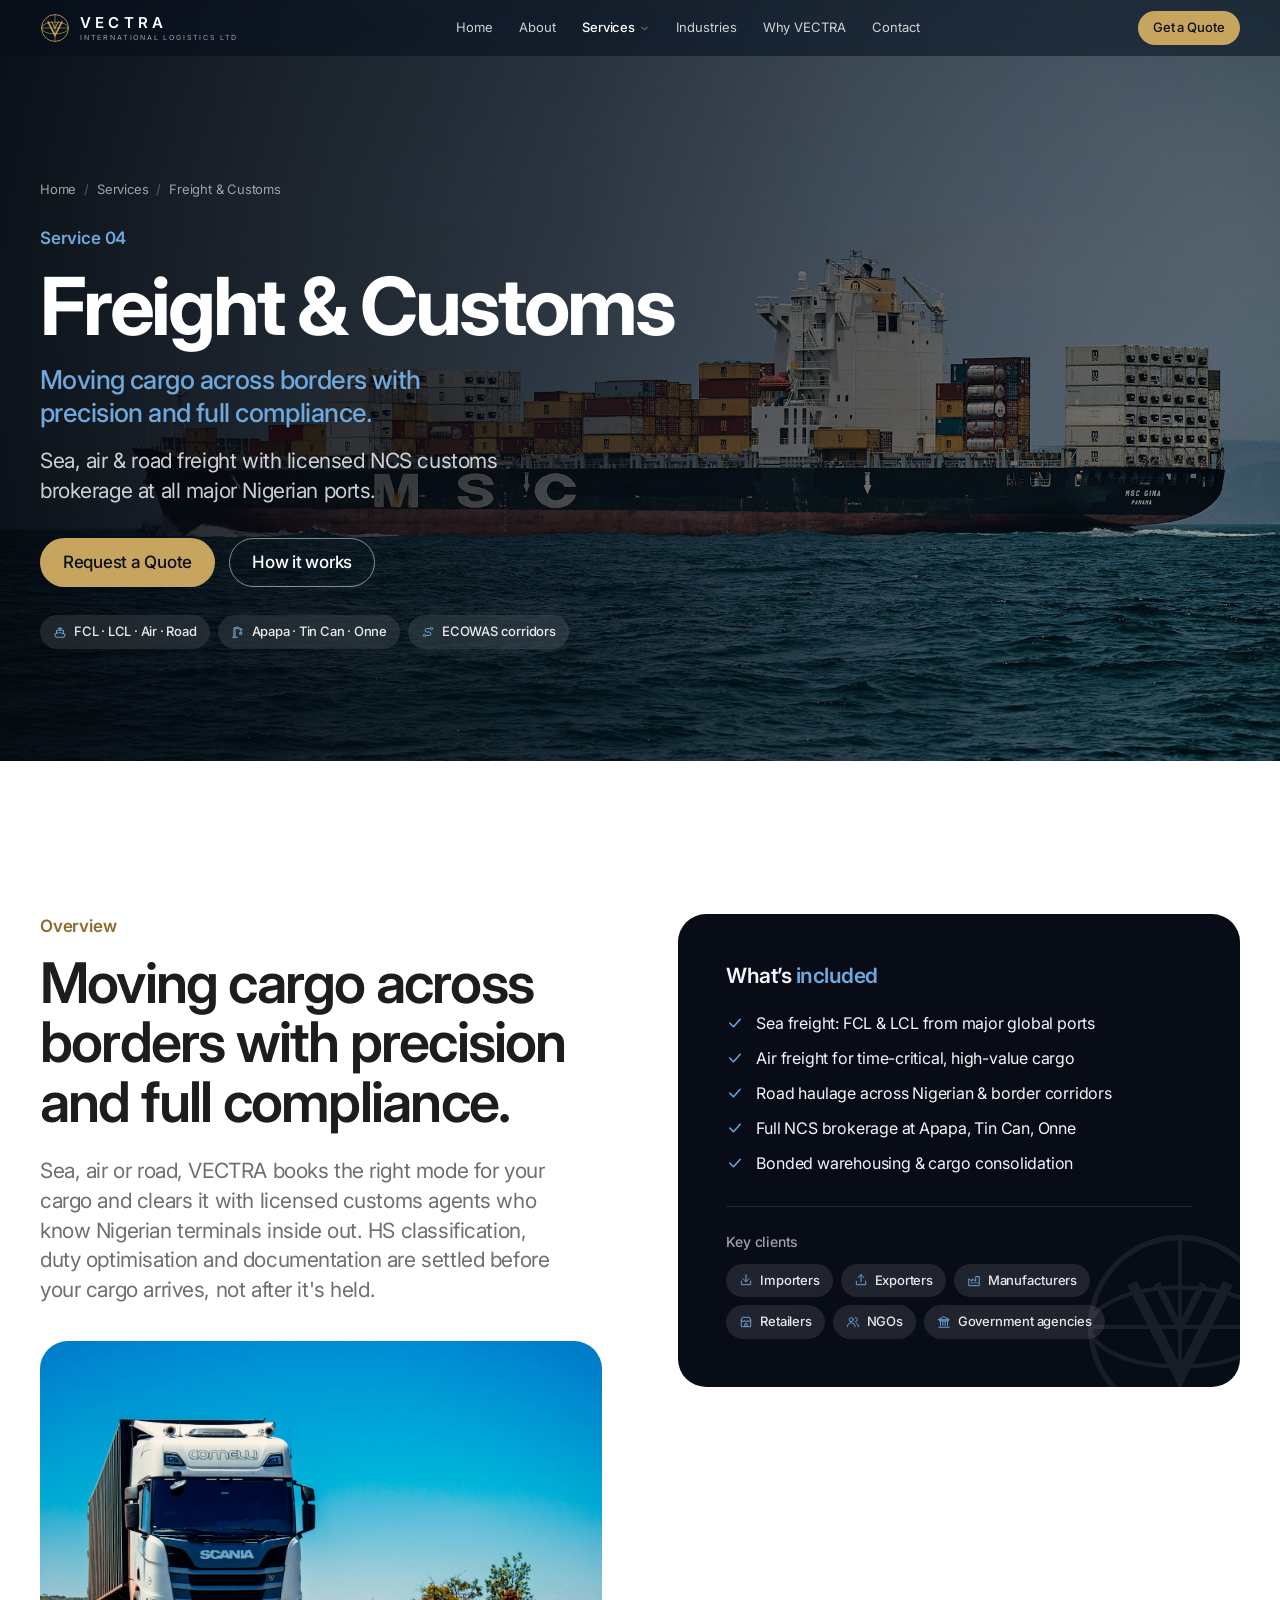
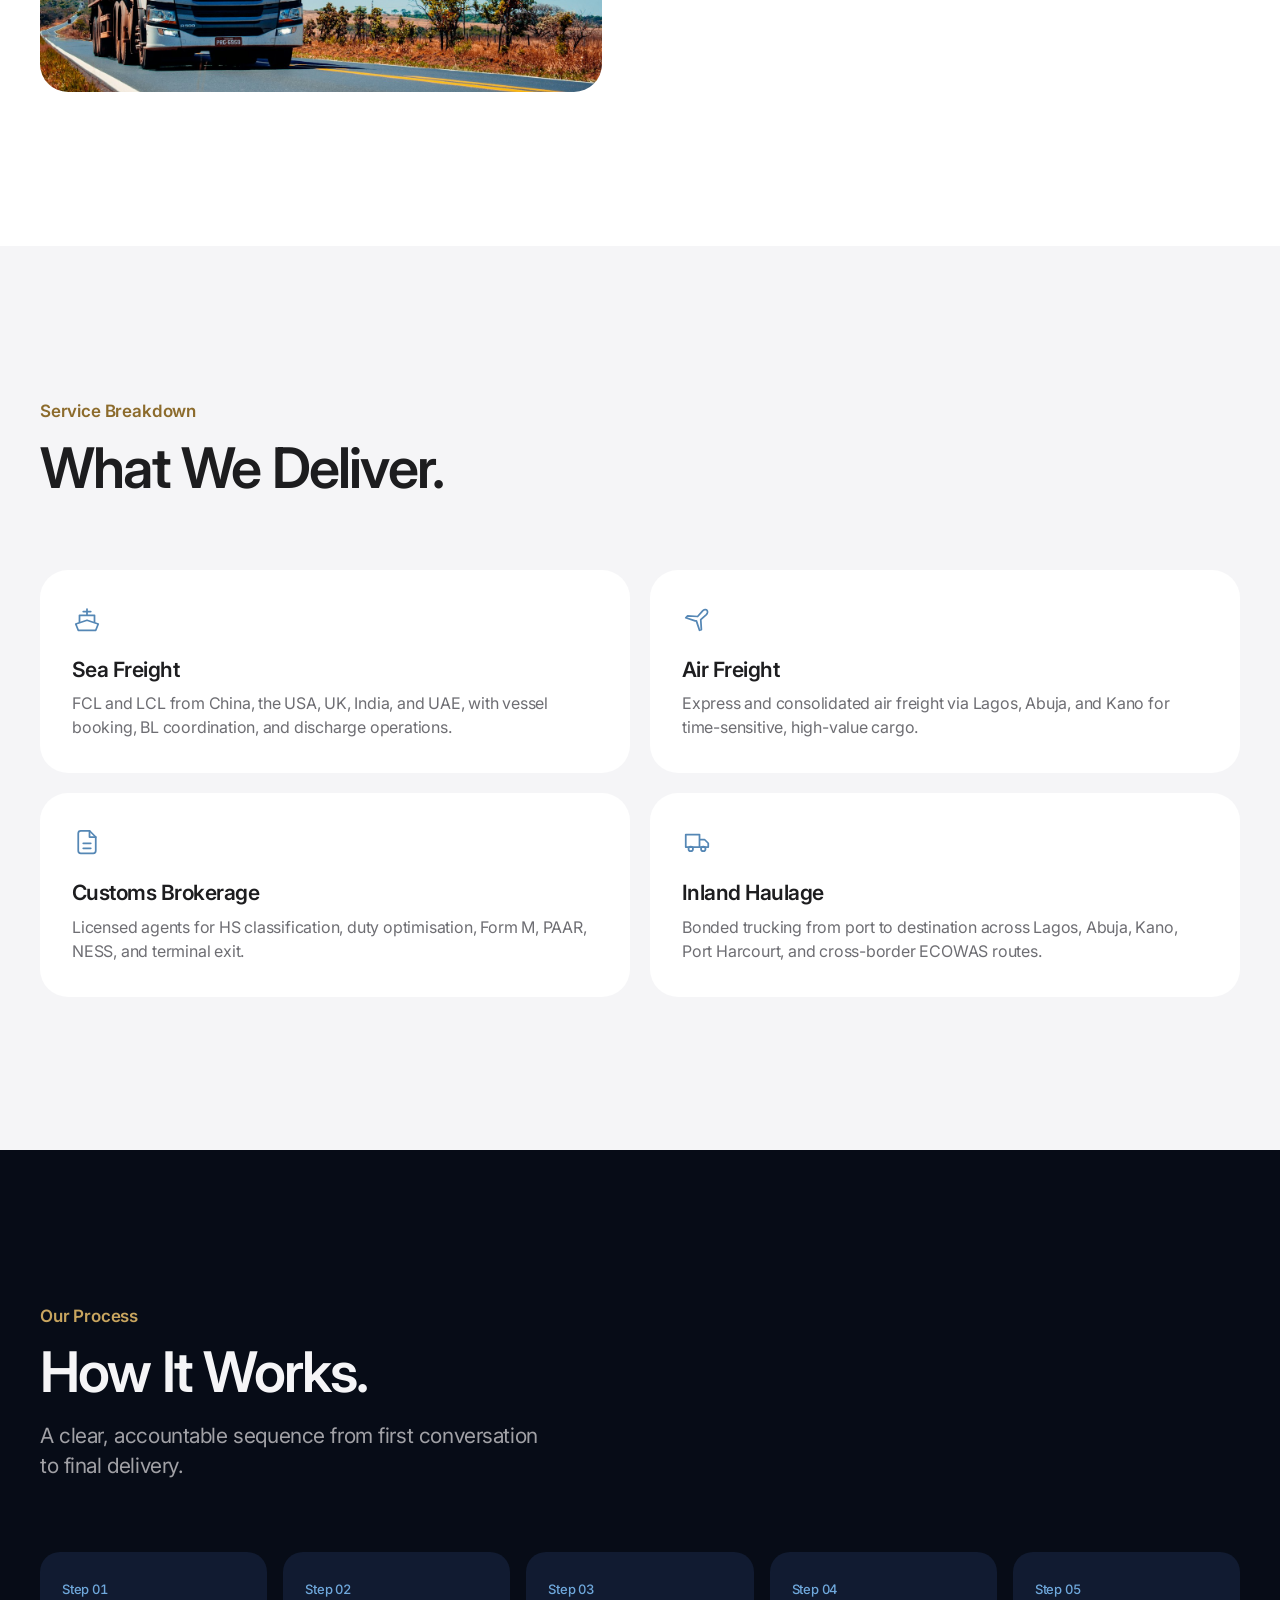
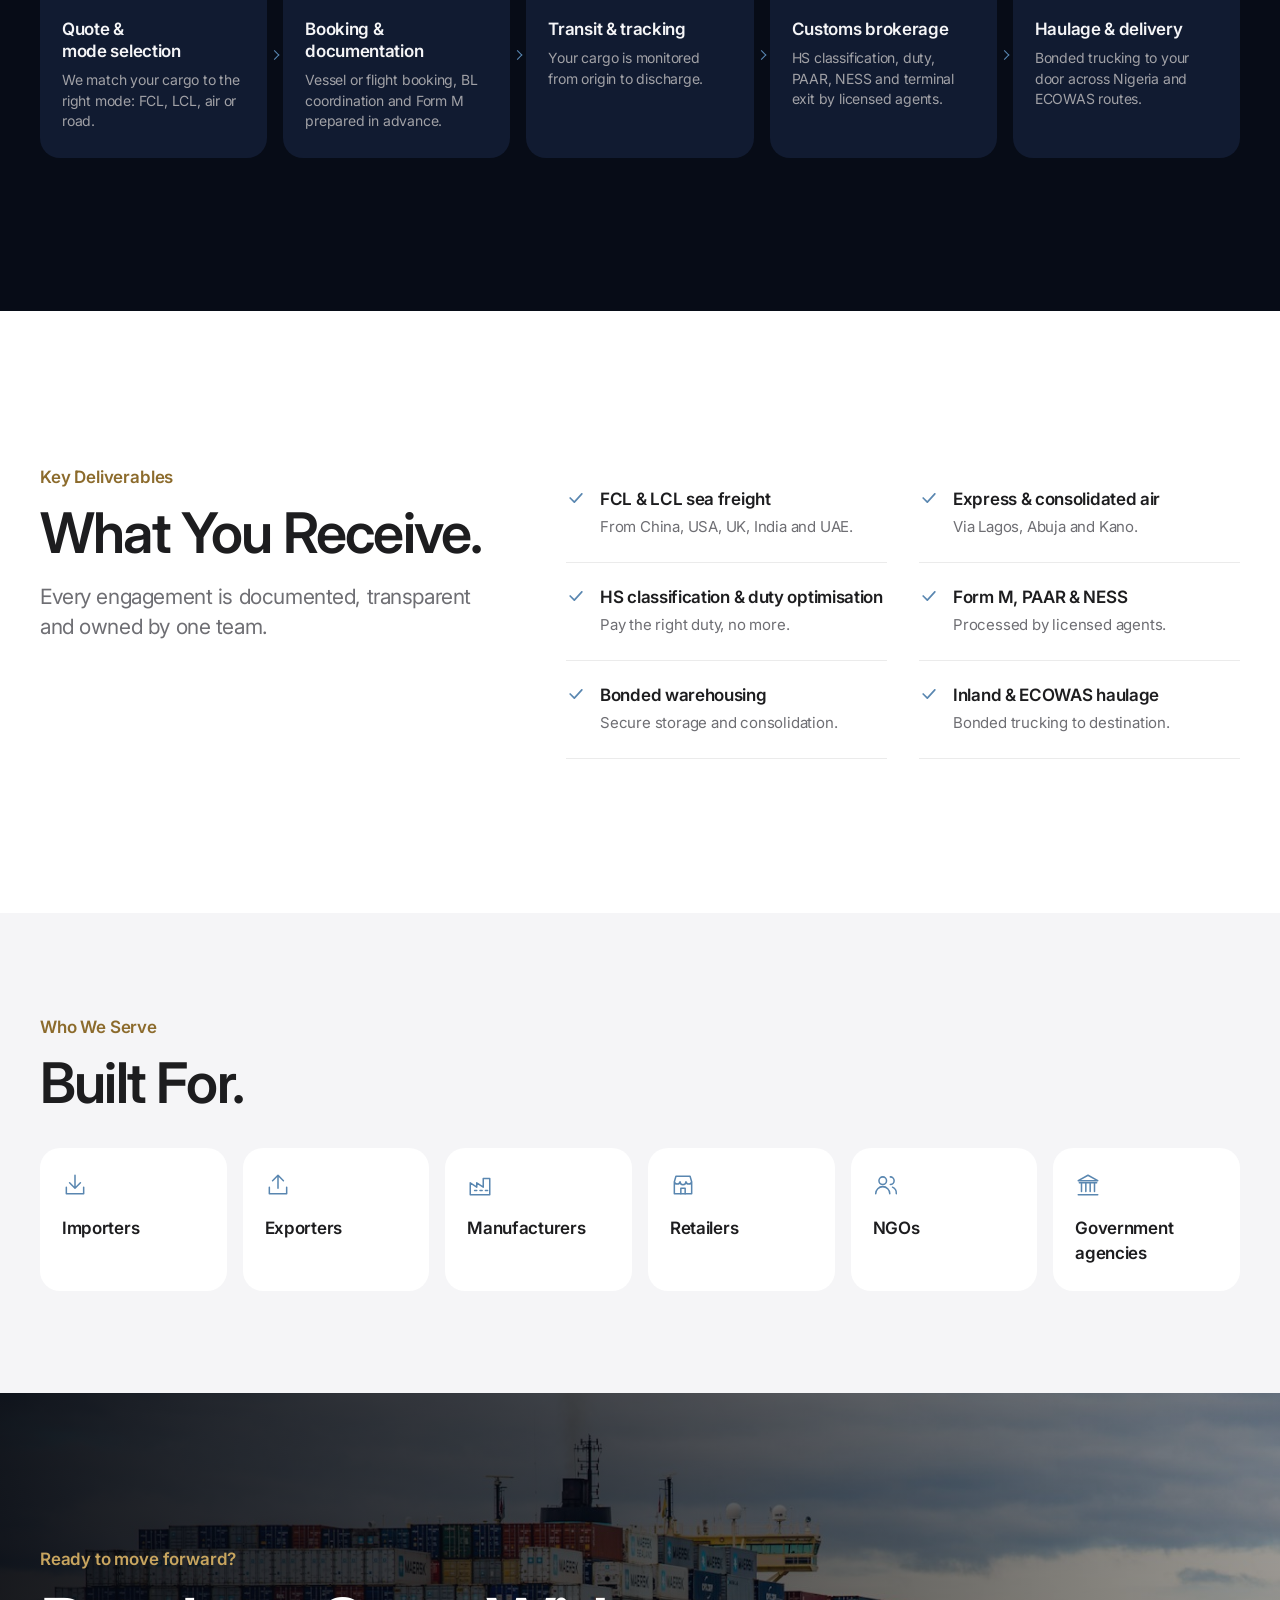
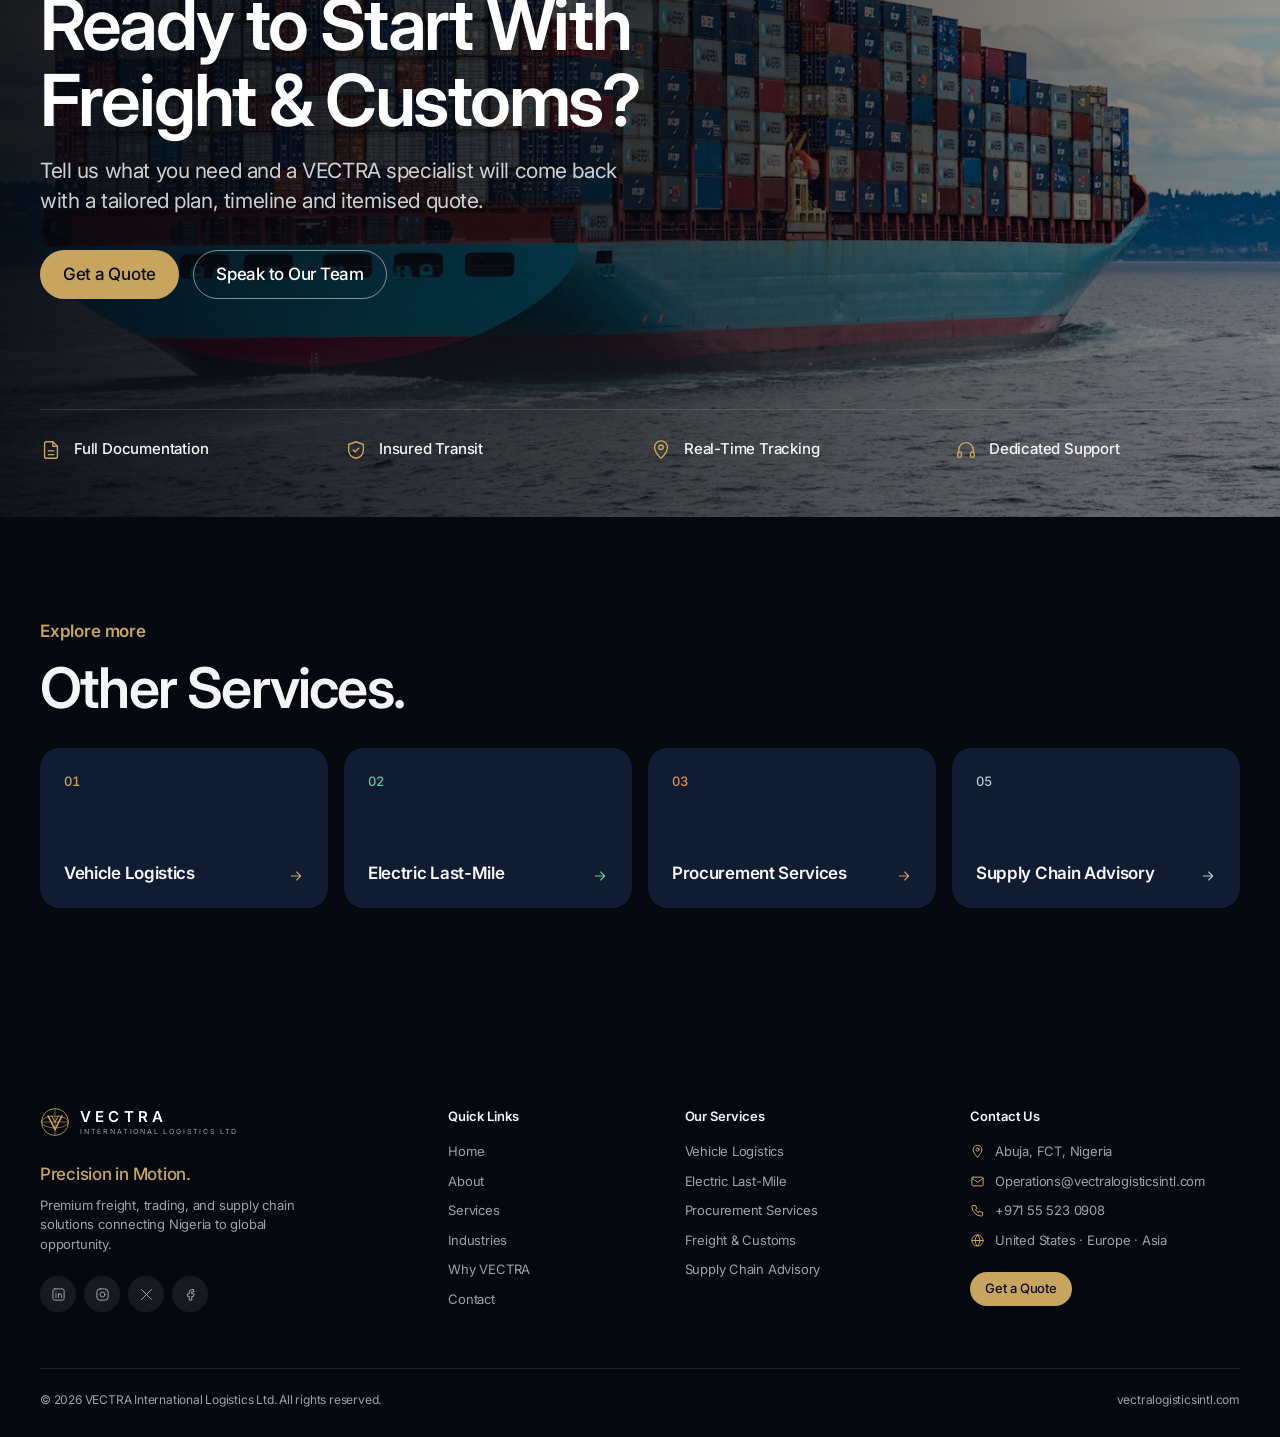
<file: freight-customs.html>
<!DOCTYPE html>
<html lang="en" class="no-js">
<head>
<meta charset="utf-8">
<meta name="viewport" content="width=device-width, initial-scale=1">
<title>Freight &amp; Customs | VECTRA International Logistics</title>
<meta name="description" content="Freight &amp; Customs by VECTRA International Logistics: Sea, air &amp; road freight with licensed NCS customs brokerage at all major Nigerian ports.">
<meta name="theme-color" content="#05080f">
<link rel="canonical" href="https://vectralogisticsintl.com/freight-customs.html">
<meta property="og:type" content="website">
<meta property="og:site_name" content="VECTRA International Logistics Ltd">
<meta property="og:title" content="Freight &amp; Customs | VECTRA International Logistics">
<meta property="og:description" content="Freight &amp; Customs by VECTRA International Logistics: Sea, air &amp; road freight with licensed NCS customs brokerage at all major Nigerian ports.">
<meta property="og:url" content="https://vectralogisticsintl.com/freight-customs.html">
<meta property="og:image" content="https://vectralogisticsintl.com/images/port-cranes.jpg">
<link rel="icon" href="data:image/svg+xml,%3Csvg xmlns='http://www.w3.org/2000/svg' viewBox='0 0 48 48'%3E%3Crect width='48' height='48' rx='10' fill='%230a1729'/%3E%3Cg fill='none' stroke='%23c9a45c'%3E%3Ccircle cx='24' cy='24' r='18' stroke-width='1.6'/%3E%3Cpath d='M14.5 15L24 34l9.5-19' stroke-width='3.4'/%3E%3C/g%3E%3C/svg%3E">
<link rel="preconnect" href="https://fonts.googleapis.com">
<link rel="preconnect" href="https://fonts.gstatic.com" crossorigin>
<link href="https://fonts.googleapis.com/css2?family=Inter:opsz,wght@14..32,400;14..32,500;14..32,600;14..32,700&display=swap" rel="stylesheet">
<link rel="stylesheet" href="css/styles.css">
</head>
<body style="--accent:#6fa8dc">
<a class="skip-link" href="#main">Skip to content</a>
<header class="site-header">
  <div class="container nav">
    <a class="brand" href="index.html" aria-label="VECTRA International Logistics, home"><svg class="brand__mark" viewBox="0 0 48 48" fill="none" stroke="currentColor" aria-hidden="true"><circle cx="24" cy="24" r="21.5" stroke-width="1.3"/><ellipse cx="24" cy="24" rx="21.5" ry="9.5" stroke-width="1"/><path d="M24 2.5v43M2.5 24h43" stroke-width="0.9"/><path d="M12.5 13.5L24 36l11.5-22.5" stroke-width="2.6"/><path d="M18.5 13.5L24 24.5l5.5-11" stroke-width="1.6"/></svg><span class="brand__text"><span class="brand__name">VECTRA</span><span class="brand__sub">INTERNATIONAL LOGISTICS LTD</span></span></a>
    <nav aria-label="Primary"><ul class="nav__links"><li><a href="index.html">Home</a></li><li><a href="about.html">About</a></li><li class="has-dropdown is-active"><a class="nav__toggle" href="services.html">Services <svg viewBox="0 0 24 24" fill="none" stroke="currentColor" stroke-width="1.6" stroke-linecap="round" stroke-linejoin="round" aria-hidden="true"><path d="M6 9l6 6 6-6"/></svg></a><ul class="dropdown"><li><a href="vehicle-logistics.html"><span class="num">01</span>Vehicle Logistics</a></li><li><a href="electric-last-mile.html"><span class="num">02</span>Electric Last-Mile</a></li><li><a href="procurement.html"><span class="num">03</span>Procurement Services</a></li><li><a href="freight-customs.html"><span class="num">04</span>Freight & Customs</a></li><li><a href="supply-chain-advisory.html"><span class="num">05</span>Supply Chain Advisory</a></li><li><a class="all" href="services.html">All services <svg viewBox="0 0 24 24" fill="none" stroke="currentColor" stroke-width="1.6" stroke-linecap="round" stroke-linejoin="round" aria-hidden="true"><path d="M5 12h14M13 6l6 6-6 6"/></svg></a></li></ul></li><li><a href="industries.html">Industries</a></li><li><a href="why-vectra.html">Why VECTRA</a></li><li><a href="contact.html">Contact</a></li></ul></nav>
    <div class="nav__cta">
      <a class="btn btn--gold btn--sm" href="contact.html">Get a Quote <svg viewBox="0 0 24 24" fill="none" stroke="currentColor" stroke-width="1.6" stroke-linecap="round" stroke-linejoin="round" aria-hidden="true"><path d="M5 12h14M13 6l6 6-6 6"/></svg></a>
      <button class="menu-btn" type="button" data-menu-open aria-controls="mobile-nav" aria-expanded="false" aria-label="Open menu"><svg viewBox="0 0 24 24" fill="none" stroke="currentColor" stroke-width="1.6" stroke-linecap="round" stroke-linejoin="round" aria-hidden="true"><path d="M4 7h16M4 12h16M4 17h16"/></svg></button>
    </div>
  </div>
</header>
<div class="mobile-nav" id="mobile-nav" aria-hidden="true">
  <div class="mobile-nav__top"><a class="brand" href="index.html" aria-label="VECTRA International Logistics, home"><svg class="brand__mark" viewBox="0 0 48 48" fill="none" stroke="currentColor" aria-hidden="true"><circle cx="24" cy="24" r="21.5" stroke-width="1.3"/><ellipse cx="24" cy="24" rx="21.5" ry="9.5" stroke-width="1"/><path d="M24 2.5v43M2.5 24h43" stroke-width="0.9"/><path d="M12.5 13.5L24 36l11.5-22.5" stroke-width="2.6"/><path d="M18.5 13.5L24 24.5l5.5-11" stroke-width="1.6"/></svg><span class="brand__text"><span class="brand__name">VECTRA</span><span class="brand__sub">INTERNATIONAL LOGISTICS LTD</span></span></a><button class="menu-btn" type="button" data-menu-close aria-label="Close menu" style="display:grid"><svg viewBox="0 0 24 24" fill="none" stroke="currentColor" stroke-width="1.6" stroke-linecap="round" stroke-linejoin="round" aria-hidden="true"><path d="M6 6l12 12M18 6L6 18"/></svg></button></div>
  <ul><li><a href="index.html">Home</a></li><li><a href="about.html">About</a></li><li><a href="services.html">Services</a><div class="sub"><a href="vehicle-logistics.html">01 &nbsp;Vehicle Logistics</a><a href="electric-last-mile.html">02 &nbsp;Electric Last-Mile</a><a href="procurement.html">03 &nbsp;Procurement Services</a><a href="freight-customs.html">04 &nbsp;Freight & Customs</a><a href="supply-chain-advisory.html">05 &nbsp;Supply Chain Advisory</a></div></li><li><a href="industries.html">Industries</a></li><li><a href="why-vectra.html">Why VECTRA</a></li><li><a href="contact.html">Contact</a></li></ul>
  <a class="btn btn--gold" href="contact.html">Get a Quote <svg viewBox="0 0 24 24" fill="none" stroke="currentColor" stroke-width="1.6" stroke-linecap="round" stroke-linejoin="round" aria-hidden="true"><path d="M5 12h14M13 6l6 6-6 6"/></svg></a>
</div>
<main id="main">
<section class="page-hero svc-hero">
  <div class="page-hero__bg"><img src="images/ship-aerial.jpg" alt="" fetchpriority="high"></div>
  <div class="container">
    <nav class="crumbs" aria-label="Breadcrumb"><a href="index.html">Home</a><span aria-hidden="true">/</span><a href="services.html">Services</a><span aria-hidden="true">/</span><span>Freight & Customs</span></nav>
    <p class="eyebrow">Service 04</p>
    <h1>Freight & Customs</h1>
    <p class="tagline">Moving cargo across borders with precision and full compliance.</p>
    <p class="lead">Sea, air & road freight with licensed NCS customs brokerage at all major Nigerian ports.</p>
    <div class="btn-row"><a class="btn btn--gold" href="contact.html?service=freight">Request a Quote <svg viewBox="0 0 24 24" fill="none" stroke="currentColor" stroke-width="1.6" stroke-linecap="round" stroke-linejoin="round" aria-hidden="true"><path d="M5 12h14M13 6l6 6-6 6"/></svg></a><a class="btn btn--ghost" href="#process">How it works</a></div>
    <div class="svc-hero__meta"><span class="chip"><svg viewBox="0 0 24 24" fill="none" stroke="currentColor" stroke-width="1.6" stroke-linecap="round" stroke-linejoin="round" aria-hidden="true"><path d="M3 16l2 5h14l2-5-9-3z"/><path d="M6 14.5V9h12v5.5M12 9V4M9 6h6"/></svg>FCL · LCL · Air · Road</span><span class="chip"><svg viewBox="0 0 24 24" fill="none" stroke="currentColor" stroke-width="1.6" stroke-linecap="round" stroke-linejoin="round" aria-hidden="true"><path d="M5 21V5h2v16M3 21h8M7 5l12 3M7 5l4-2 8 5M17 8v5"/><rect x="15.5" y="13" width="3" height="3"/></svg>Apapa · Tin Can · Onne</span><span class="chip"><svg viewBox="0 0 24 24" fill="none" stroke="currentColor" stroke-width="1.6" stroke-linecap="round" stroke-linejoin="round" aria-hidden="true"><circle cx="6" cy="18" r="2"/><circle cx="18" cy="6" r="2"/><path d="M8 18h6a3 3 0 0 0 0-6h-4a3 3 0 0 1 0-6h6"/></svg>ECOWAS corridors</span></div>
  </div>
</section>

<section class="section section--white">
  <div class="container split" style="align-items:start">
    <div class="reveal">
      <p class="eyebrow">Overview</p>
      <h2>Moving cargo across borders with precision and full compliance.</h2>
      <p class="lead" style="margin-top:24px">Sea, air or road, VECTRA books the right mode for your cargo and clears it with licensed customs agents who know Nigerian terminals inside out. HS classification, duty optimisation and documentation are settled before your cargo arrives, not after it's held.</p>
      <div class="gallery-strip" style="margin-top:36px;grid-template-columns:1fr">
        <figure><img src="images/truck-scania.jpg" alt="" loading="lazy"></figure>
      </div>
    </div>
    <aside class="overview-card reveal" style="--d:.12s">
      <h3>What’s <span>included</span></h3>
      <ul class="bullets"><li><svg viewBox="0 0 24 24" fill="none" stroke="currentColor" stroke-width="1.6" stroke-linecap="round" stroke-linejoin="round" aria-hidden="true"><path d="M5 12l5 5 9-10"/></svg><span>Sea freight: FCL & LCL from major global ports</span></li><li><svg viewBox="0 0 24 24" fill="none" stroke="currentColor" stroke-width="1.6" stroke-linecap="round" stroke-linejoin="round" aria-hidden="true"><path d="M5 12l5 5 9-10"/></svg><span>Air freight for time-critical, high-value cargo</span></li><li><svg viewBox="0 0 24 24" fill="none" stroke="currentColor" stroke-width="1.6" stroke-linecap="round" stroke-linejoin="round" aria-hidden="true"><path d="M5 12l5 5 9-10"/></svg><span>Road haulage across Nigerian & border corridors</span></li><li><svg viewBox="0 0 24 24" fill="none" stroke="currentColor" stroke-width="1.6" stroke-linecap="round" stroke-linejoin="round" aria-hidden="true"><path d="M5 12l5 5 9-10"/></svg><span>Full NCS brokerage at Apapa, Tin Can, Onne</span></li><li><svg viewBox="0 0 24 24" fill="none" stroke="currentColor" stroke-width="1.6" stroke-linecap="round" stroke-linejoin="round" aria-hidden="true"><path d="M5 12l5 5 9-10"/></svg><span>Bonded warehousing & cargo consolidation</span></li></ul>
      <div class="overview-card__clients">
        <h4>Key clients</h4>
        <div class="chips"><span class="chip"><svg viewBox="0 0 24 24" fill="none" stroke="currentColor" stroke-width="1.6" stroke-linecap="round" stroke-linejoin="round" aria-hidden="true"><path d="M12 3v12M7 10l5 5 5-5"/><path d="M4 14v6h16v-6"/></svg>Importers</span><span class="chip"><svg viewBox="0 0 24 24" fill="none" stroke="currentColor" stroke-width="1.6" stroke-linecap="round" stroke-linejoin="round" aria-hidden="true"><path d="M12 15V3M7 8l5-5 5 5"/><path d="M4 14v6h16v-6"/></svg>Exporters</span><span class="chip"><svg viewBox="0 0 24 24" fill="none" stroke="currentColor" stroke-width="1.6" stroke-linecap="round" stroke-linejoin="round" aria-hidden="true"><path d="M3 21V10l6 4v-4l6 4V6h6v15z"/><path d="M7 17h2M12 17h2M17 17h2"/></svg>Manufacturers</span><span class="chip"><svg viewBox="0 0 24 24" fill="none" stroke="currentColor" stroke-width="1.6" stroke-linecap="round" stroke-linejoin="round" aria-hidden="true"><path d="M4 9l1.5-5h13L20 9M4 9v11h16V9M4 9a2.7 2.7 0 0 0 5.3 0 2.7 2.7 0 0 0 5.4 0 2.7 2.7 0 0 0 5.3 0"/><path d="M10 20v-5h4v5"/></svg>Retailers</span><span class="chip"><svg viewBox="0 0 24 24" fill="none" stroke="currentColor" stroke-width="1.6" stroke-linecap="round" stroke-linejoin="round" aria-hidden="true"><circle cx="9" cy="8" r="3.5"/><path d="M2.5 20a6.5 6.5 0 0 1 13 0"/><path d="M16 4.5a3.5 3.5 0 0 1 0 7M18 14a6 6 0 0 1 3.5 6"/></svg>NGOs</span><span class="chip"><svg viewBox="0 0 24 24" fill="none" stroke="currentColor" stroke-width="1.6" stroke-linecap="round" stroke-linejoin="round" aria-hidden="true"><path d="M3 21h18M4 10h16M12 3l9 5H3z"/><path d="M6 10v8M10 10v8M14 10v8M18 10v8"/></svg>Government agencies</span></div>
      </div>
      <svg class="mv-card__mark" viewBox="0 0 48 48" fill="none" stroke="currentColor" aria-hidden="true"><circle cx="24" cy="24" r="21.5" stroke-width="1.3"/><ellipse cx="24" cy="24" rx="21.5" ry="9.5" stroke-width="1"/><path d="M24 2.5v43M2.5 24h43" stroke-width="0.9"/><path d="M12.5 13.5L24 36l11.5-22.5" stroke-width="2.6"/><path d="M18.5 13.5L24 24.5l5.5-11" stroke-width="1.6"/></svg>
    </aside>
  </div>
</section>

<section class="section section--cream">
  <div class="container">
    <div class="section-head reveal">
      <p class="eyebrow">Service Breakdown</p>
      <h2>What We Deliver.</h2>
    </div>
    <div class="breakdown"><article class="breakdown__item reveal" style="--d:0.00s"><div class="icon-circle"><svg viewBox="0 0 24 24" fill="none" stroke="currentColor" stroke-width="1.6" stroke-linecap="round" stroke-linejoin="round" aria-hidden="true"><path d="M3 16l2 5h14l2-5-9-3z"/><path d="M6 14.5V9h12v5.5M12 9V4M9 6h6"/></svg></div><div><h3>Sea Freight</h3><p>FCL and LCL from China, the USA, UK, India, and UAE, with vessel booking, BL coordination, and discharge operations.</p></div></article><article class="breakdown__item reveal" style="--d:0.08s"><div class="icon-circle"><svg viewBox="0 0 24 24" fill="none" stroke="currentColor" stroke-width="1.6" stroke-linecap="round" stroke-linejoin="round" aria-hidden="true"><path d="M10.5 13.5L3 11l1.5-1.5 8 .5 4-4.5c1-1 2.8-1.3 3.5-.5s.5 2.5-.5 3.5l-4.5 4 .5 8L14 21l-2.5-7.5z"/></svg></div><div><h3>Air Freight</h3><p>Express and consolidated air freight via Lagos, Abuja, and Kano for time-sensitive, high-value cargo.</p></div></article><article class="breakdown__item reveal" style="--d:0.16s"><div class="icon-circle"><svg viewBox="0 0 24 24" fill="none" stroke="currentColor" stroke-width="1.6" stroke-linecap="round" stroke-linejoin="round" aria-hidden="true"><path d="M14 3H7a2 2 0 0 0-2 2v14a2 2 0 0 0 2 2h10a2 2 0 0 0 2-2V8z"/><path d="M14 3v5h5M9 13h6M9 17h6"/></svg></div><div><h3>Customs Brokerage</h3><p>Licensed agents for HS classification, duty optimisation, Form M, PAAR, NESS, and terminal exit.</p></div></article><article class="breakdown__item reveal" style="--d:0.24s"><div class="icon-circle"><svg viewBox="0 0 24 24" fill="none" stroke="currentColor" stroke-width="1.6" stroke-linecap="round" stroke-linejoin="round" aria-hidden="true"><path d="M3 6h11v10H3zM14 10h4l3 3v3h-7z"/><circle cx="7" cy="17.5" r="1.8"/><circle cx="17" cy="17.5" r="1.8"/></svg></div><div><h3>Inland Haulage</h3><p>Bonded trucking from port to destination across Lagos, Abuja, Kano, Port Harcourt, and cross-border ECOWAS routes.</p></div></article></div>
  </div>
</section>

<section class="section dark" id="process">
  <div class="container">
    <div class="section-head reveal">
      <p class="eyebrow">Our Process</p>
      <h2>How It Works.</h2>
      <p class="lead">A clear, accountable sequence from first conversation to final delivery.</p>
    </div>
    <ol class="process" style="padding:0;margin:0"><li class="reveal" style="--d:0.00s"><span class="process__step">Step 01</span><h3>Quote & mode selection</h3><p>We match your cargo to the right mode: FCL, LCL, air or road.</p></li><li class="reveal" style="--d:0.07s"><span class="process__step">Step 02</span><h3>Booking & documentation</h3><p>Vessel or flight booking, BL coordination and Form M prepared in advance.</p></li><li class="reveal" style="--d:0.14s"><span class="process__step">Step 03</span><h3>Transit & tracking</h3><p>Your cargo is monitored from origin to discharge.</p></li><li class="reveal" style="--d:0.21s"><span class="process__step">Step 04</span><h3>Customs brokerage</h3><p>HS classification, duty, PAAR, NESS and terminal exit by licensed agents.</p></li><li class="reveal" style="--d:0.28s"><span class="process__step">Step 05</span><h3>Haulage & delivery</h3><p>Bonded trucking to your door across Nigeria and ECOWAS routes.</p></li></ol>
  </div>
</section>

<section class="section section--white">
  <div class="container">
    <div class="split split--map" style="align-items:start">
      <div class="section-head reveal" style="margin:0">
        <p class="eyebrow">Key Deliverables</p>
        <h2>What You Receive.</h2>
        <p class="lead">Every engagement is documented, transparent and owned by one team.</p>
      </div>
      <ul class="deliverables deliverables--2" style="padding:0;margin:0"><li class="reveal"><svg viewBox="0 0 24 24" fill="none" stroke="currentColor" stroke-width="1.6" stroke-linecap="round" stroke-linejoin="round" aria-hidden="true"><path d="M5 12l5 5 9-10"/></svg><div><strong>FCL & LCL sea freight</strong><span>From China, USA, UK, India and UAE.</span></div></li><li class="reveal"><svg viewBox="0 0 24 24" fill="none" stroke="currentColor" stroke-width="1.6" stroke-linecap="round" stroke-linejoin="round" aria-hidden="true"><path d="M5 12l5 5 9-10"/></svg><div><strong>Express & consolidated air</strong><span>Via Lagos, Abuja and Kano.</span></div></li><li class="reveal"><svg viewBox="0 0 24 24" fill="none" stroke="currentColor" stroke-width="1.6" stroke-linecap="round" stroke-linejoin="round" aria-hidden="true"><path d="M5 12l5 5 9-10"/></svg><div><strong>HS classification & duty optimisation</strong><span>Pay the right duty, no more.</span></div></li><li class="reveal"><svg viewBox="0 0 24 24" fill="none" stroke="currentColor" stroke-width="1.6" stroke-linecap="round" stroke-linejoin="round" aria-hidden="true"><path d="M5 12l5 5 9-10"/></svg><div><strong>Form M, PAAR & NESS</strong><span>Processed by licensed agents.</span></div></li><li class="reveal"><svg viewBox="0 0 24 24" fill="none" stroke="currentColor" stroke-width="1.6" stroke-linecap="round" stroke-linejoin="round" aria-hidden="true"><path d="M5 12l5 5 9-10"/></svg><div><strong>Bonded warehousing</strong><span>Secure storage and consolidation.</span></div></li><li class="reveal"><svg viewBox="0 0 24 24" fill="none" stroke="currentColor" stroke-width="1.6" stroke-linecap="round" stroke-linejoin="round" aria-hidden="true"><path d="M5 12l5 5 9-10"/></svg><div><strong>Inland & ECOWAS haulage</strong><span>Bonded trucking to destination.</span></div></li></ul>
    </div>
  </div>
</section>

<section class="section section--cream section--tight">
  <div class="container">
    <div class="section-head reveal" style="margin-bottom:34px">
      <p class="eyebrow">Who We Serve</p>
      <h2>Built For.</h2>
    </div>
    <div class="clients"><div class="client reveal" style="--d:0.00s"><div class="icon-circle"><svg viewBox="0 0 24 24" fill="none" stroke="currentColor" stroke-width="1.6" stroke-linecap="round" stroke-linejoin="round" aria-hidden="true"><path d="M12 3v12M7 10l5 5 5-5"/><path d="M4 14v6h16v-6"/></svg></div><strong>Importers</strong></div><div class="client reveal" style="--d:0.06s"><div class="icon-circle"><svg viewBox="0 0 24 24" fill="none" stroke="currentColor" stroke-width="1.6" stroke-linecap="round" stroke-linejoin="round" aria-hidden="true"><path d="M12 15V3M7 8l5-5 5 5"/><path d="M4 14v6h16v-6"/></svg></div><strong>Exporters</strong></div><div class="client reveal" style="--d:0.12s"><div class="icon-circle"><svg viewBox="0 0 24 24" fill="none" stroke="currentColor" stroke-width="1.6" stroke-linecap="round" stroke-linejoin="round" aria-hidden="true"><path d="M3 21V10l6 4v-4l6 4V6h6v15z"/><path d="M7 17h2M12 17h2M17 17h2"/></svg></div><strong>Manufacturers</strong></div><div class="client reveal" style="--d:0.18s"><div class="icon-circle"><svg viewBox="0 0 24 24" fill="none" stroke="currentColor" stroke-width="1.6" stroke-linecap="round" stroke-linejoin="round" aria-hidden="true"><path d="M4 9l1.5-5h13L20 9M4 9v11h16V9M4 9a2.7 2.7 0 0 0 5.3 0 2.7 2.7 0 0 0 5.4 0 2.7 2.7 0 0 0 5.3 0"/><path d="M10 20v-5h4v5"/></svg></div><strong>Retailers</strong></div><div class="client reveal" style="--d:0.24s"><div class="icon-circle"><svg viewBox="0 0 24 24" fill="none" stroke="currentColor" stroke-width="1.6" stroke-linecap="round" stroke-linejoin="round" aria-hidden="true"><circle cx="9" cy="8" r="3.5"/><path d="M2.5 20a6.5 6.5 0 0 1 13 0"/><path d="M16 4.5a3.5 3.5 0 0 1 0 7M18 14a6 6 0 0 1 3.5 6"/></svg></div><strong>NGOs</strong></div><div class="client reveal" style="--d:0.30s"><div class="icon-circle"><svg viewBox="0 0 24 24" fill="none" stroke="currentColor" stroke-width="1.6" stroke-linecap="round" stroke-linejoin="round" aria-hidden="true"><path d="M3 21h18M4 10h16M12 3l9 5H3z"/><path d="M6 10v8M10 10v8M14 10v8M18 10v8"/></svg></div><strong>Government agencies</strong></div></div>
  </div>
</section>

<section class="cta">
  <div class="cta__bg"><img src="images/port-cranes.jpg" alt="" loading="lazy"></div>
  <div class="container">
    <div class="reveal" style="max-width:720px">
      <p class="eyebrow">Ready to move forward?</p>
      <h2>Ready to Start With Freight & Customs?</h2>
      <p class="lead">Tell us what you need and a VECTRA specialist will come back with a tailored plan, timeline and itemised quote.</p>
      <div class="btn-row">
        <a class="btn btn--gold" href="contact.html?service=freight">Get a Quote <svg viewBox="0 0 24 24" fill="none" stroke="currentColor" stroke-width="1.6" stroke-linecap="round" stroke-linejoin="round" aria-hidden="true"><path d="M5 12h14M13 6l6 6-6 6"/></svg></a>
        <a class="btn btn--ghost" href="mailto:Operations@vectralogisticsintl.com">Speak to Our Team</a>
      </div>
    </div>
    <ul class="assurances">
      <li><svg viewBox="0 0 24 24" fill="none" stroke="currentColor" stroke-width="1.6" stroke-linecap="round" stroke-linejoin="round" aria-hidden="true"><path d="M14 3H7a2 2 0 0 0-2 2v14a2 2 0 0 0 2 2h10a2 2 0 0 0 2-2V8z"/><path d="M14 3v5h5M9 13h6M9 17h6"/></svg>Full Documentation</li>
      <li><svg viewBox="0 0 24 24" fill="none" stroke="currentColor" stroke-width="1.6" stroke-linecap="round" stroke-linejoin="round" aria-hidden="true"><path d="M12 3l8 3v6c0 5-3.5 8-8 9-4.5-1-8-4-8-9V6z"/><path d="M9 12l2 2 4-4"/></svg>Insured Transit</li>
      <li><svg viewBox="0 0 24 24" fill="none" stroke="currentColor" stroke-width="1.6" stroke-linecap="round" stroke-linejoin="round" aria-hidden="true"><path d="M12 21s-7-6.2-7-12a7 7 0 0 1 14 0c0 5.8-7 12-7 12z"/><circle cx="12" cy="9" r="2.5"/></svg>Real-Time Tracking</li>
      <li><svg viewBox="0 0 24 24" fill="none" stroke="currentColor" stroke-width="1.6" stroke-linecap="round" stroke-linejoin="round" aria-hidden="true"><path d="M4 15v-3a8 8 0 0 1 16 0v3"/><rect x="3" y="14" width="4" height="6" rx="1.5"/><rect x="17" y="14" width="4" height="6" rx="1.5"/></svg>Dedicated Support</li>
    </ul>
  </div>
</section>

<section class="section section--tight dark dark--deep">
  <div class="container">
    <div class="section-head reveal" style="margin-bottom:30px"><p class="eyebrow">Explore more</p><h2>Other Services.</h2></div>
    <div class="other-svcs"><a class="other-svc" style="--svc-accent:#c9a45c" href="vehicle-logistics.html"><span class="n">01</span><div class="row"><h3>Vehicle Logistics</h3><svg viewBox="0 0 24 24" fill="none" stroke="currentColor" stroke-width="1.6" stroke-linecap="round" stroke-linejoin="round" aria-hidden="true"><path d="M5 12h14M13 6l6 6-6 6"/></svg></div></a><a class="other-svc" style="--svc-accent:#5fc9a0" href="electric-last-mile.html"><span class="n">02</span><div class="row"><h3>Electric Last-Mile</h3><svg viewBox="0 0 24 24" fill="none" stroke="currentColor" stroke-width="1.6" stroke-linecap="round" stroke-linejoin="round" aria-hidden="true"><path d="M5 12h14M13 6l6 6-6 6"/></svg></div></a><a class="other-svc" style="--svc-accent:#d6905f" href="procurement.html"><span class="n">03</span><div class="row"><h3>Procurement Services</h3><svg viewBox="0 0 24 24" fill="none" stroke="currentColor" stroke-width="1.6" stroke-linecap="round" stroke-linejoin="round" aria-hidden="true"><path d="M5 12h14M13 6l6 6-6 6"/></svg></div></a><a class="other-svc" style="--svc-accent:#b9c6da" href="supply-chain-advisory.html"><span class="n">05</span><div class="row"><h3>Supply Chain Advisory</h3><svg viewBox="0 0 24 24" fill="none" stroke="currentColor" stroke-width="1.6" stroke-linecap="round" stroke-linejoin="round" aria-hidden="true"><path d="M5 12h14M13 6l6 6-6 6"/></svg></div></a></div>
  </div>
</section>
</main>
<footer class="site-footer">
  <div class="container">
    <div class="footer-grid">
      <div class="footer-brand">
        <a class="brand" href="index.html" aria-label="VECTRA home"><svg class="brand__mark" viewBox="0 0 48 48" fill="none" stroke="currentColor" aria-hidden="true"><circle cx="24" cy="24" r="21.5" stroke-width="1.3"/><ellipse cx="24" cy="24" rx="21.5" ry="9.5" stroke-width="1"/><path d="M24 2.5v43M2.5 24h43" stroke-width="0.9"/><path d="M12.5 13.5L24 36l11.5-22.5" stroke-width="2.6"/><path d="M18.5 13.5L24 24.5l5.5-11" stroke-width="1.6"/></svg><span class="brand__text"><span class="brand__name">VECTRA</span><span class="brand__sub">INTERNATIONAL LOGISTICS LTD</span></span></a>
        <p class="tag">Precision in Motion.</p>
        <p>Premium freight, trading, and supply chain solutions connecting Nigeria to global opportunity.</p>
        <!-- TODO: replace # with the real social profile URLs -->
        <div class="socials"><a href="#" aria-label="VECTRA on Linkedin"><svg viewBox="0 0 24 24" fill="none" stroke="currentColor" stroke-width="1.6" stroke-linecap="round" stroke-linejoin="round" aria-hidden="true"><rect x="3" y="3" width="18" height="18" rx="3"/><path d="M8 10.5V17M8 7.5v.01M12 17v-6.5M12 13.5a2.5 2.5 0 0 1 5 0V17"/></svg></a><a href="#" aria-label="VECTRA on Instagram"><svg viewBox="0 0 24 24" fill="none" stroke="currentColor" stroke-width="1.6" stroke-linecap="round" stroke-linejoin="round" aria-hidden="true"><rect x="3" y="3" width="18" height="18" rx="5"/><circle cx="12" cy="12" r="4"/><path d="M17.5 6.5v.01"/></svg></a><a href="#" aria-label="VECTRA on X"><svg viewBox="0 0 24 24" fill="none" stroke="currentColor" stroke-width="1.6" stroke-linecap="round" stroke-linejoin="round" aria-hidden="true"><path d="M4 4l16 16M20 4L4 20"/></svg></a><a href="#" aria-label="VECTRA on Facebook"><svg viewBox="0 0 24 24" fill="none" stroke="currentColor" stroke-width="1.6" stroke-linecap="round" stroke-linejoin="round" aria-hidden="true"><path d="M14 8h3V4h-3a4 4 0 0 0-4 4v3H7v4h3v6h4v-6h3l1-4h-4V8z"/></svg></a></div>
      </div>
      <div><h4>Quick Links</h4><ul><li><a href="index.html">Home</a></li><li><a href="about.html">About</a></li><li><a href="services.html">Services</a></li><li><a href="industries.html">Industries</a></li><li><a href="why-vectra.html">Why VECTRA</a></li><li><a href="contact.html">Contact</a></li></ul></div>
      <div><h4>Our Services</h4><ul><li><a href="vehicle-logistics.html">Vehicle Logistics</a></li><li><a href="electric-last-mile.html">Electric Last-Mile</a></li><li><a href="procurement.html">Procurement Services</a></li><li><a href="freight-customs.html">Freight & Customs</a></li><li><a href="supply-chain-advisory.html">Supply Chain Advisory</a></li></ul></div>
      <div>
        <h4>Contact Us</h4>
        <ul class="contact-list">
          <li><svg viewBox="0 0 24 24" fill="none" stroke="currentColor" stroke-width="1.6" stroke-linecap="round" stroke-linejoin="round" aria-hidden="true"><path d="M12 21s-7-6.2-7-12a7 7 0 0 1 14 0c0 5.8-7 12-7 12z"/><circle cx="12" cy="9" r="2.5"/></svg><span>Abuja, FCT, Nigeria</span></li>
          <li><svg viewBox="0 0 24 24" fill="none" stroke="currentColor" stroke-width="1.6" stroke-linecap="round" stroke-linejoin="round" aria-hidden="true"><rect x="3" y="5" width="18" height="14" rx="2"/><path d="M3 7l9 6 9-6"/></svg><a href="mailto:Operations@vectralogisticsintl.com">Operations@vectralogisticsintl.com</a></li>
          <li><svg viewBox="0 0 24 24" fill="none" stroke="currentColor" stroke-width="1.6" stroke-linecap="round" stroke-linejoin="round" aria-hidden="true"><path d="M5 4h4l2 5-2.5 1.5a11 11 0 0 0 5 5L15 13l5 2v4a2 2 0 0 1-2 2A16 16 0 0 1 3 6a2 2 0 0 1 2-2"/></svg><a href="tel:+971555230908">+971 55 523 0908</a></li>
          <li><svg viewBox="0 0 24 24" fill="none" stroke="currentColor" stroke-width="1.6" stroke-linecap="round" stroke-linejoin="round" aria-hidden="true"><circle cx="12" cy="12" r="9"/><path d="M3 12h18M12 3c2.5 2.7 3.8 5.7 3.8 9s-1.3 6.3-3.8 9c-2.5-2.7-3.8-5.7-3.8-9S9.5 5.7 12 3z"/></svg><span>United States · Europe · Asia</span></li>
        </ul>
        <a class="btn btn--gold btn--sm" href="contact.html">Get a Quote <svg viewBox="0 0 24 24" fill="none" stroke="currentColor" stroke-width="1.6" stroke-linecap="round" stroke-linejoin="round" aria-hidden="true"><path d="M5 12h14M13 6l6 6-6 6"/></svg></a>
      </div>
    </div>
    <div class="footer-bottom">
      <span>&copy; <span data-year>2026</span> VECTRA International Logistics Ltd. All rights reserved.</span>
      <span>vectralogisticsintl.com</span>
    </div>
  </div>
</footer>
<script src="js/main.js"></script>
</body>
</html>
</file>
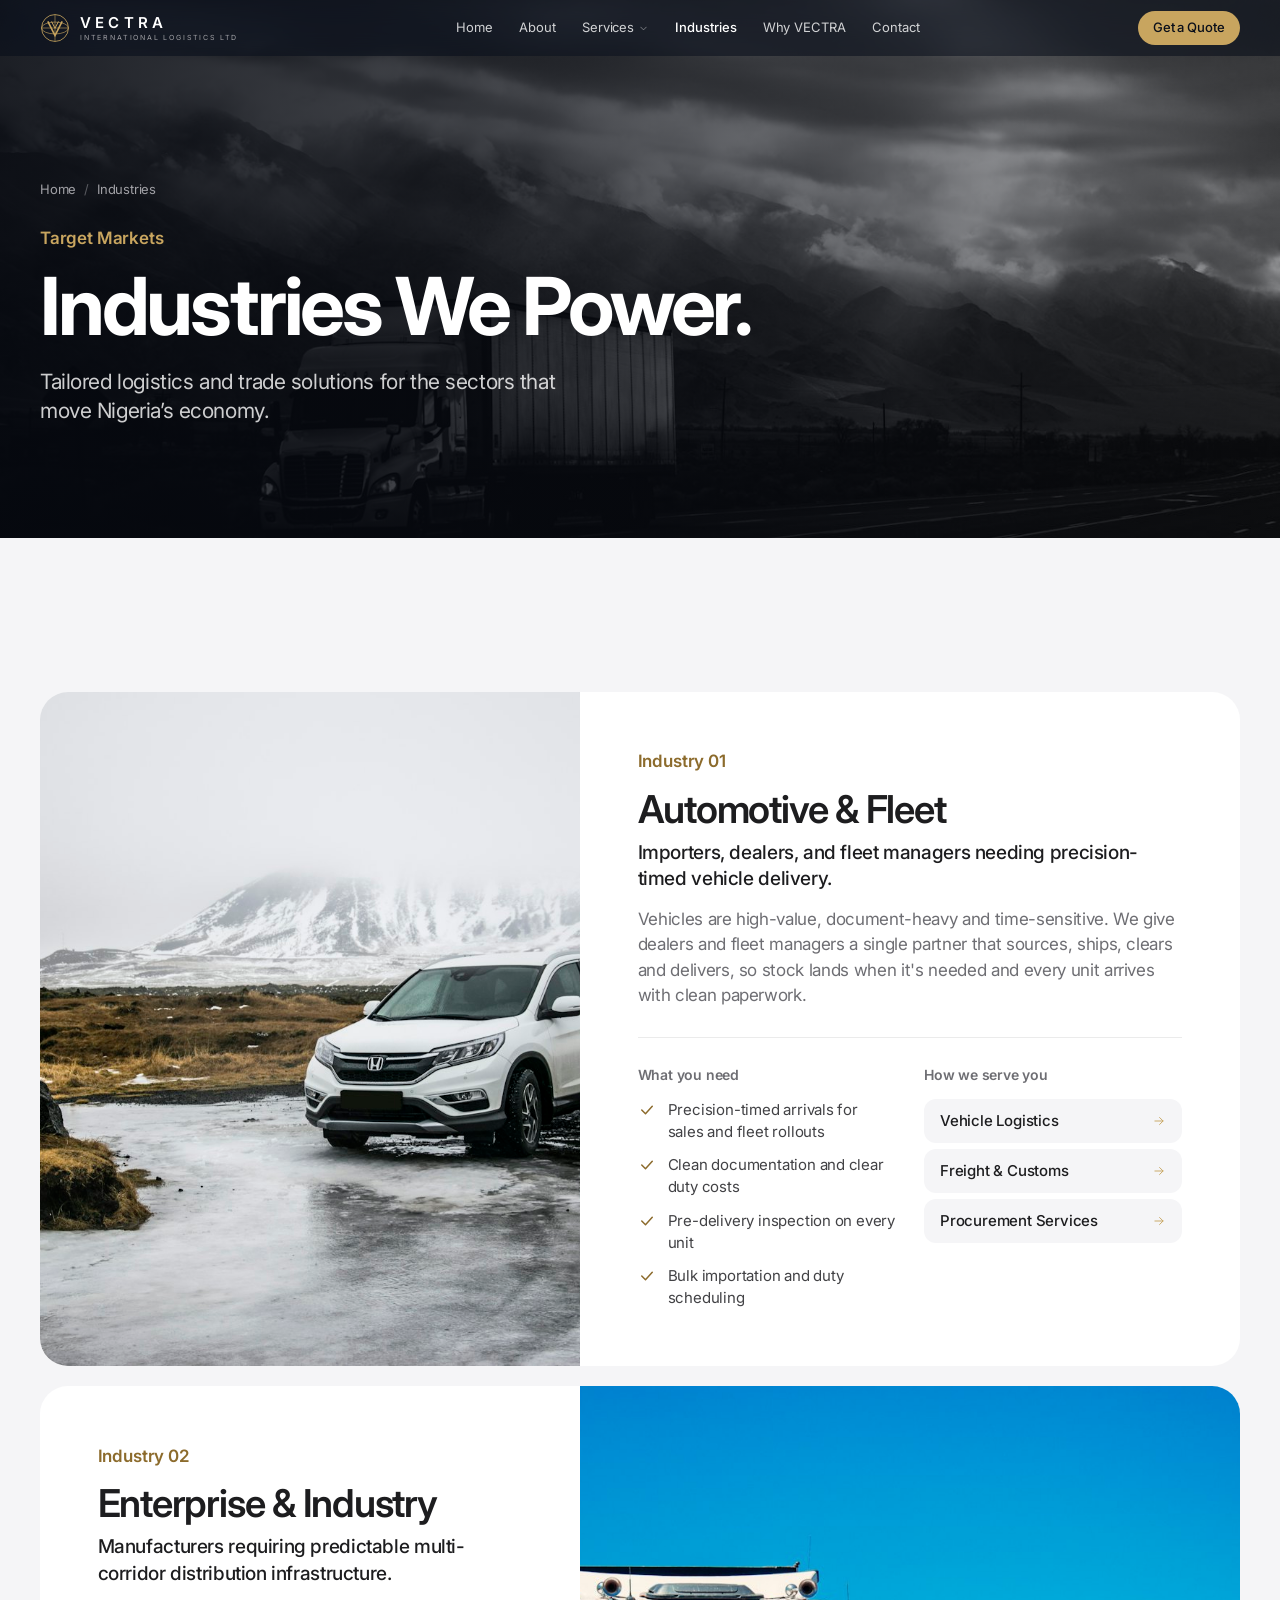
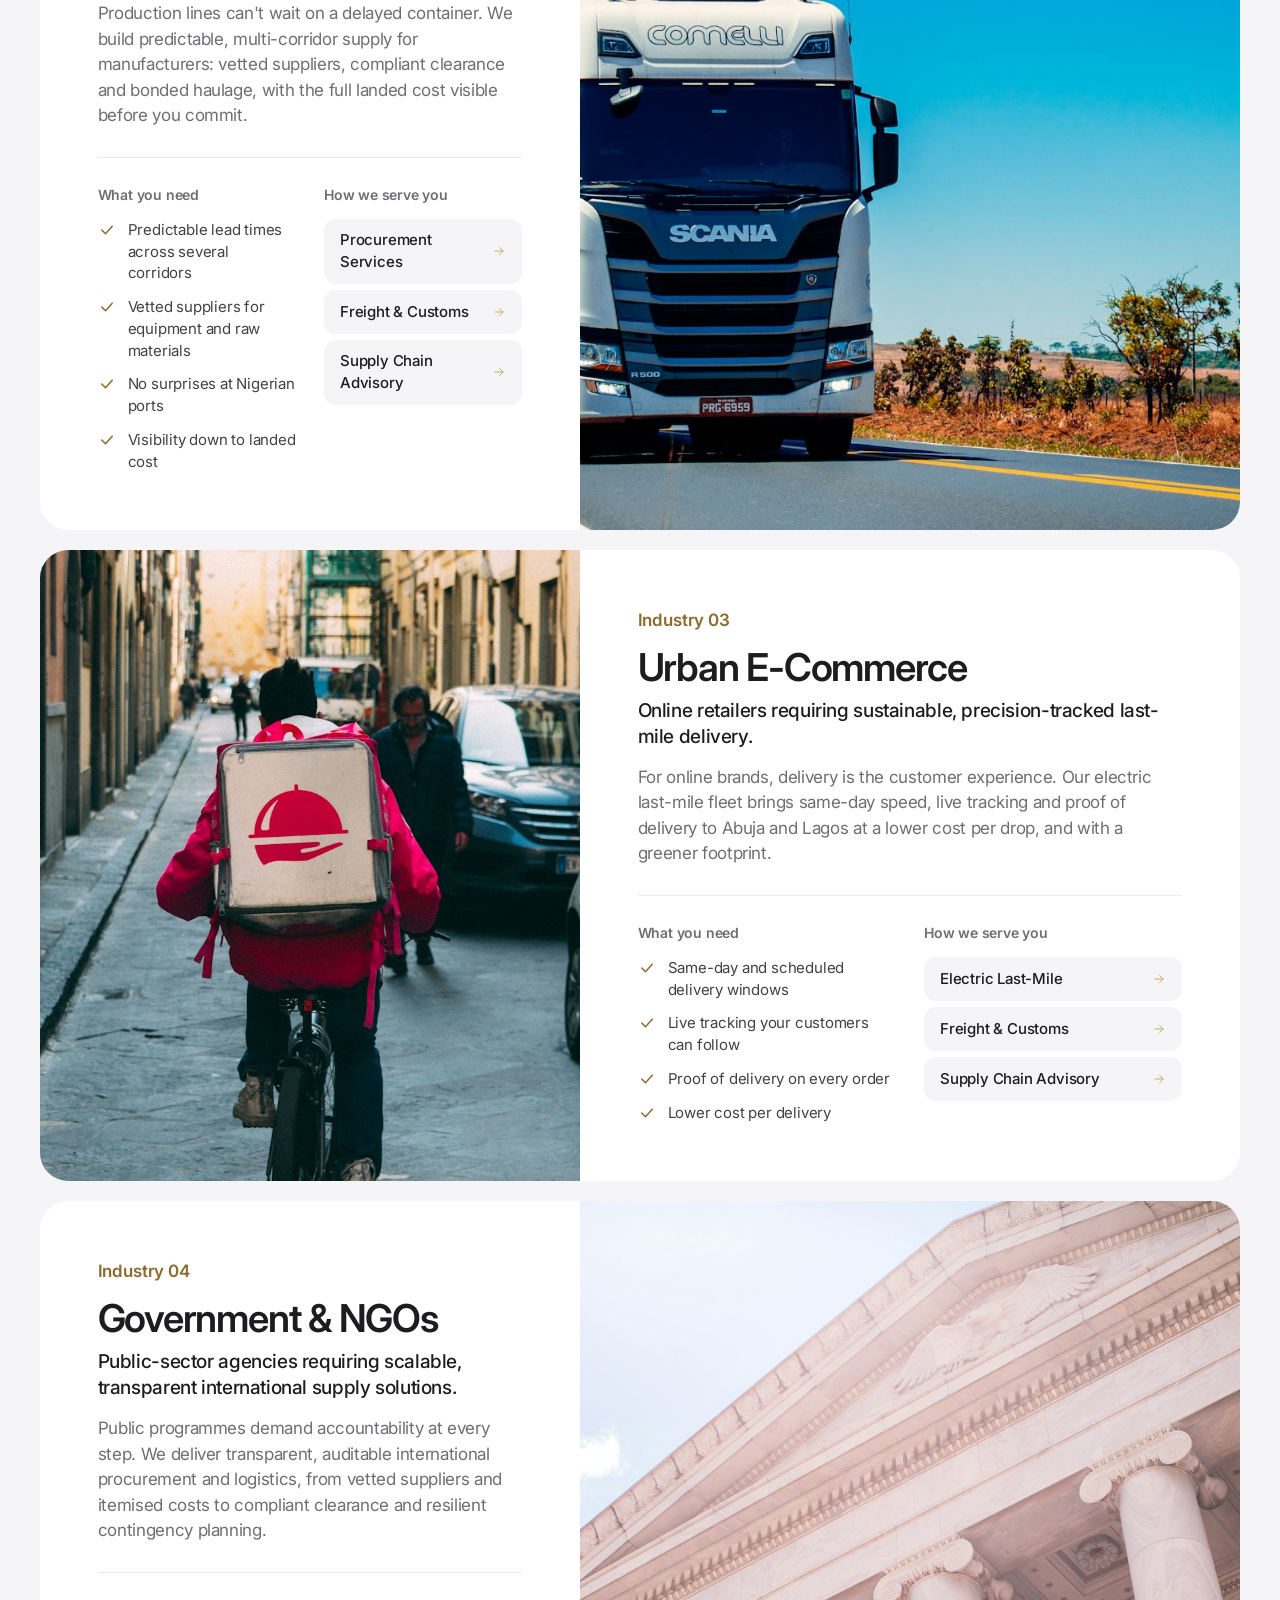
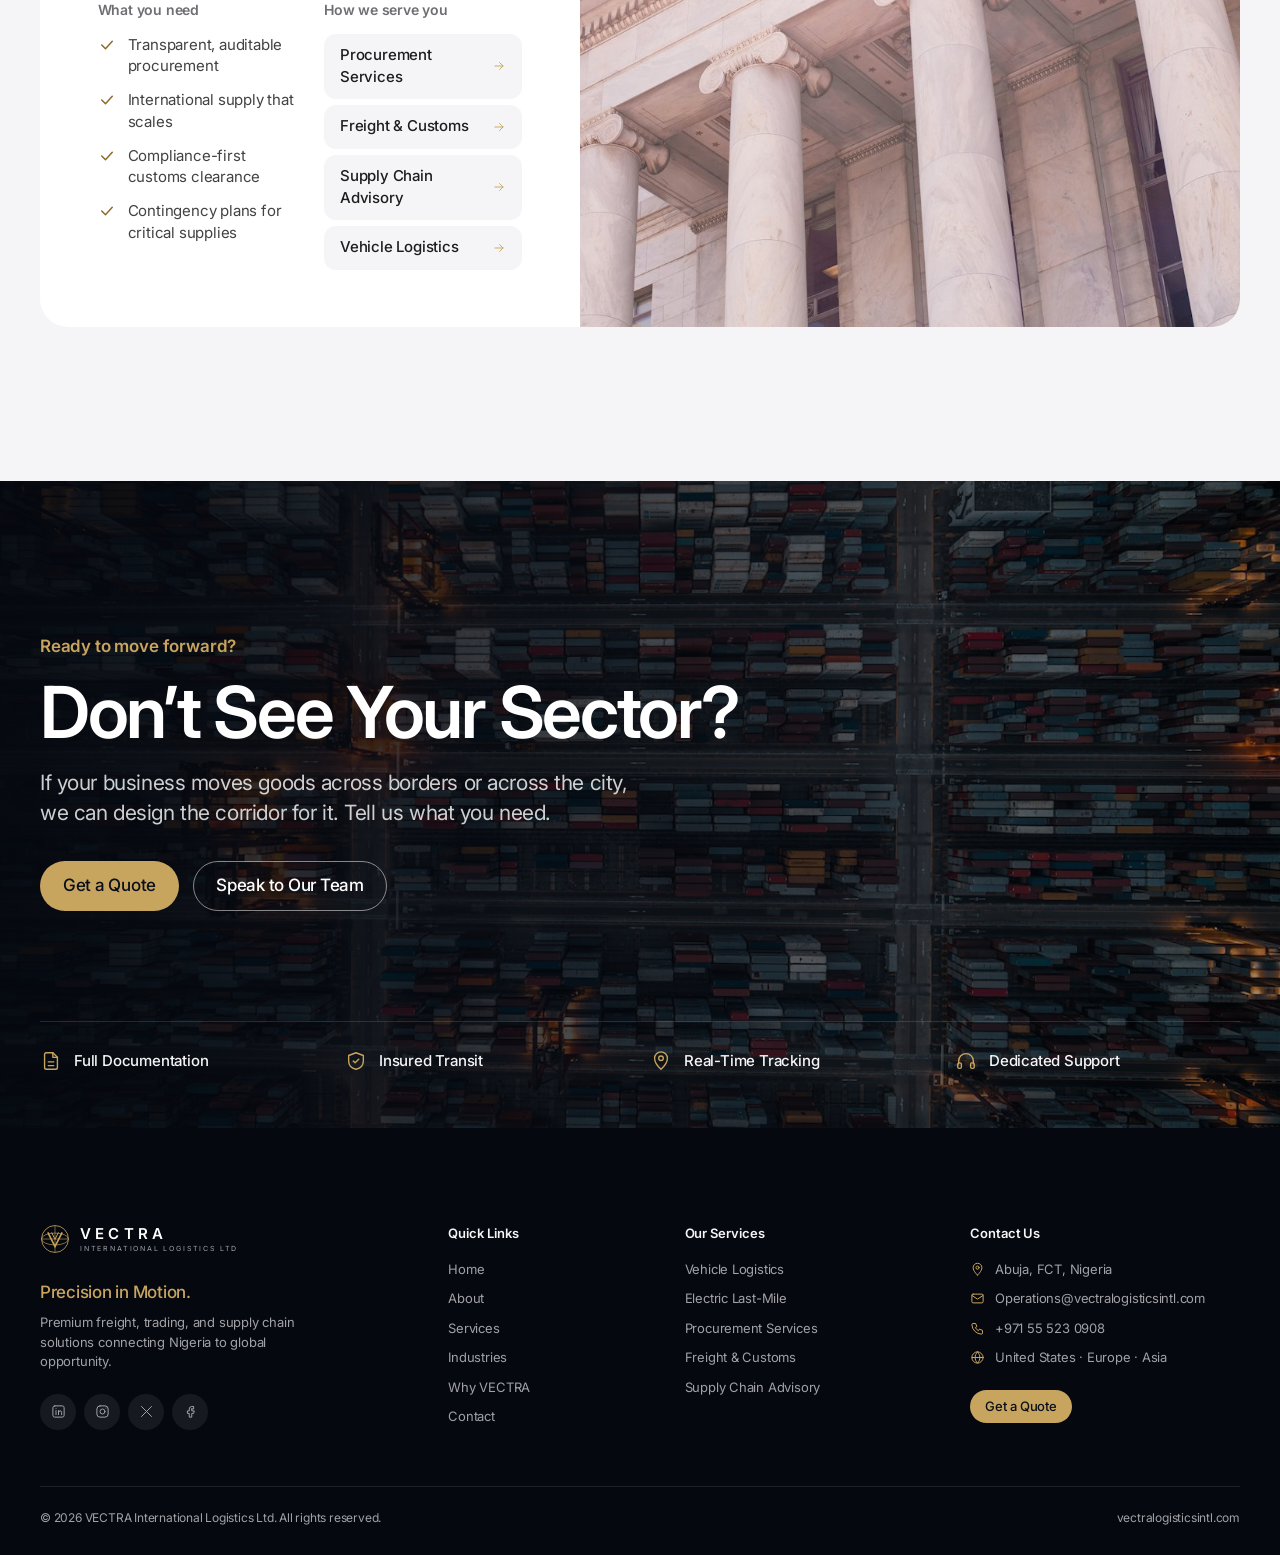
<file: industries.html>
<!DOCTYPE html>
<html lang="en" class="no-js">
<head>
<meta charset="utf-8">
<meta name="viewport" content="width=device-width, initial-scale=1">
<title>Industries | VECTRA International Logistics</title>
<meta name="description" content="VECTRA serves automotive &amp; fleet, enterprise &amp; industry, urban e-commerce, and government &amp; NGO clients with tailored international logistics.">
<meta name="theme-color" content="#05080f">
<link rel="canonical" href="https://vectralogisticsintl.com/industries.html">
<meta property="og:type" content="website">
<meta property="og:site_name" content="VECTRA International Logistics Ltd">
<meta property="og:title" content="Industries | VECTRA International Logistics">
<meta property="og:description" content="VECTRA serves automotive &amp; fleet, enterprise &amp; industry, urban e-commerce, and government &amp; NGO clients with tailored international logistics.">
<meta property="og:url" content="https://vectralogisticsintl.com/industries.html">
<meta property="og:image" content="https://vectralogisticsintl.com/images/port-cranes.jpg">
<link rel="icon" href="data:image/svg+xml,%3Csvg xmlns='http://www.w3.org/2000/svg' viewBox='0 0 48 48'%3E%3Crect width='48' height='48' rx='10' fill='%230a1729'/%3E%3Cg fill='none' stroke='%23c9a45c'%3E%3Ccircle cx='24' cy='24' r='18' stroke-width='1.6'/%3E%3Cpath d='M14.5 15L24 34l9.5-19' stroke-width='3.4'/%3E%3C/g%3E%3C/svg%3E">
<link rel="preconnect" href="https://fonts.googleapis.com">
<link rel="preconnect" href="https://fonts.gstatic.com" crossorigin>
<link href="https://fonts.googleapis.com/css2?family=Inter:opsz,wght@14..32,400;14..32,500;14..32,600;14..32,700&display=swap" rel="stylesheet">
<link rel="stylesheet" href="css/styles.css">
</head>
<body>
<a class="skip-link" href="#main">Skip to content</a>
<header class="site-header">
  <div class="container nav">
    <a class="brand" href="index.html" aria-label="VECTRA International Logistics, home"><svg class="brand__mark" viewBox="0 0 48 48" fill="none" stroke="currentColor" aria-hidden="true"><circle cx="24" cy="24" r="21.5" stroke-width="1.3"/><ellipse cx="24" cy="24" rx="21.5" ry="9.5" stroke-width="1"/><path d="M24 2.5v43M2.5 24h43" stroke-width="0.9"/><path d="M12.5 13.5L24 36l11.5-22.5" stroke-width="2.6"/><path d="M18.5 13.5L24 24.5l5.5-11" stroke-width="1.6"/></svg><span class="brand__text"><span class="brand__name">VECTRA</span><span class="brand__sub">INTERNATIONAL LOGISTICS LTD</span></span></a>
    <nav aria-label="Primary"><ul class="nav__links"><li><a href="index.html">Home</a></li><li><a href="about.html">About</a></li><li class="has-dropdown"><a class="nav__toggle" href="services.html">Services <svg viewBox="0 0 24 24" fill="none" stroke="currentColor" stroke-width="1.6" stroke-linecap="round" stroke-linejoin="round" aria-hidden="true"><path d="M6 9l6 6 6-6"/></svg></a><ul class="dropdown"><li><a href="vehicle-logistics.html"><span class="num">01</span>Vehicle Logistics</a></li><li><a href="electric-last-mile.html"><span class="num">02</span>Electric Last-Mile</a></li><li><a href="procurement.html"><span class="num">03</span>Procurement Services</a></li><li><a href="freight-customs.html"><span class="num">04</span>Freight & Customs</a></li><li><a href="supply-chain-advisory.html"><span class="num">05</span>Supply Chain Advisory</a></li><li><a class="all" href="services.html">All services <svg viewBox="0 0 24 24" fill="none" stroke="currentColor" stroke-width="1.6" stroke-linecap="round" stroke-linejoin="round" aria-hidden="true"><path d="M5 12h14M13 6l6 6-6 6"/></svg></a></li></ul></li><li><a href="industries.html" aria-current="page">Industries</a></li><li><a href="why-vectra.html">Why VECTRA</a></li><li><a href="contact.html">Contact</a></li></ul></nav>
    <div class="nav__cta">
      <a class="btn btn--gold btn--sm" href="contact.html">Get a Quote <svg viewBox="0 0 24 24" fill="none" stroke="currentColor" stroke-width="1.6" stroke-linecap="round" stroke-linejoin="round" aria-hidden="true"><path d="M5 12h14M13 6l6 6-6 6"/></svg></a>
      <button class="menu-btn" type="button" data-menu-open aria-controls="mobile-nav" aria-expanded="false" aria-label="Open menu"><svg viewBox="0 0 24 24" fill="none" stroke="currentColor" stroke-width="1.6" stroke-linecap="round" stroke-linejoin="round" aria-hidden="true"><path d="M4 7h16M4 12h16M4 17h16"/></svg></button>
    </div>
  </div>
</header>
<div class="mobile-nav" id="mobile-nav" aria-hidden="true">
  <div class="mobile-nav__top"><a class="brand" href="index.html" aria-label="VECTRA International Logistics, home"><svg class="brand__mark" viewBox="0 0 48 48" fill="none" stroke="currentColor" aria-hidden="true"><circle cx="24" cy="24" r="21.5" stroke-width="1.3"/><ellipse cx="24" cy="24" rx="21.5" ry="9.5" stroke-width="1"/><path d="M24 2.5v43M2.5 24h43" stroke-width="0.9"/><path d="M12.5 13.5L24 36l11.5-22.5" stroke-width="2.6"/><path d="M18.5 13.5L24 24.5l5.5-11" stroke-width="1.6"/></svg><span class="brand__text"><span class="brand__name">VECTRA</span><span class="brand__sub">INTERNATIONAL LOGISTICS LTD</span></span></a><button class="menu-btn" type="button" data-menu-close aria-label="Close menu" style="display:grid"><svg viewBox="0 0 24 24" fill="none" stroke="currentColor" stroke-width="1.6" stroke-linecap="round" stroke-linejoin="round" aria-hidden="true"><path d="M6 6l12 12M18 6L6 18"/></svg></button></div>
  <ul><li><a href="index.html">Home</a></li><li><a href="about.html">About</a></li><li><a href="services.html">Services</a><div class="sub"><a href="vehicle-logistics.html">01 &nbsp;Vehicle Logistics</a><a href="electric-last-mile.html">02 &nbsp;Electric Last-Mile</a><a href="procurement.html">03 &nbsp;Procurement Services</a><a href="freight-customs.html">04 &nbsp;Freight & Customs</a><a href="supply-chain-advisory.html">05 &nbsp;Supply Chain Advisory</a></div></li><li><a href="industries.html">Industries</a></li><li><a href="why-vectra.html">Why VECTRA</a></li><li><a href="contact.html">Contact</a></li></ul>
  <a class="btn btn--gold" href="contact.html">Get a Quote <svg viewBox="0 0 24 24" fill="none" stroke="currentColor" stroke-width="1.6" stroke-linecap="round" stroke-linejoin="round" aria-hidden="true"><path d="M5 12h14M13 6l6 6-6 6"/></svg></a>
</div>
<main id="main">
<section class="page-hero ">
  <div class="page-hero__bg"><img src="images/truck-road.jpg" alt="" fetchpriority="high"></div>
  <div class="container">
    <nav class="crumbs" aria-label="Breadcrumb"><a href="index.html">Home</a><span aria-hidden="true">/</span><span>Industries</span></nav>
    <p class="eyebrow">Target Markets</p>
    <h1>Industries We Power.</h1>
    <p class="lead">Tailored logistics and trade solutions for the sectors that move Nigeria’s economy.</p>
    
  </div>
</section>

<section class="section section--cream">
  <div class="container ind-rows">
    <article class="ind-row reveal">
      <div class="ind-row__media"><img src="images/suv.jpg" alt="" loading="lazy"><span class="ind-row__num">01</span></div>
      <div class="ind-row__body">
        <p class="eyebrow">Industry 01</p>
        <h2>Automotive & Fleet</h2>
        <p class="ind-row__tag">Importers, dealers, and fleet managers needing precision-timed vehicle delivery.</p>
        <p class="lead">Vehicles are high-value, document-heavy and time-sensitive. We give dealers and fleet managers a single partner that sources, ships, clears and delivers, so stock lands when it's needed and every unit arrives with clean paperwork.</p>
        <div class="ind-row__cols">
          <div><h4>What you need</h4><ul class="bullets"><li><svg viewBox="0 0 24 24" fill="none" stroke="currentColor" stroke-width="1.6" stroke-linecap="round" stroke-linejoin="round" aria-hidden="true"><path d="M5 12l5 5 9-10"/></svg><span>Precision-timed arrivals for sales and fleet rollouts</span></li><li><svg viewBox="0 0 24 24" fill="none" stroke="currentColor" stroke-width="1.6" stroke-linecap="round" stroke-linejoin="round" aria-hidden="true"><path d="M5 12l5 5 9-10"/></svg><span>Clean documentation and clear duty costs</span></li><li><svg viewBox="0 0 24 24" fill="none" stroke="currentColor" stroke-width="1.6" stroke-linecap="round" stroke-linejoin="round" aria-hidden="true"><path d="M5 12l5 5 9-10"/></svg><span>Pre-delivery inspection on every unit</span></li><li><svg viewBox="0 0 24 24" fill="none" stroke="currentColor" stroke-width="1.6" stroke-linecap="round" stroke-linejoin="round" aria-hidden="true"><path d="M5 12l5 5 9-10"/></svg><span>Bulk importation and duty scheduling</span></li></ul></div>
          <div><h4>How we serve you</h4><ul class="svc-links"><li><a href="vehicle-logistics.html">Vehicle Logistics<svg viewBox="0 0 24 24" fill="none" stroke="currentColor" stroke-width="1.6" stroke-linecap="round" stroke-linejoin="round" aria-hidden="true"><path d="M5 12h14M13 6l6 6-6 6"/></svg></a></li><li><a href="freight-customs.html">Freight & Customs<svg viewBox="0 0 24 24" fill="none" stroke="currentColor" stroke-width="1.6" stroke-linecap="round" stroke-linejoin="round" aria-hidden="true"><path d="M5 12h14M13 6l6 6-6 6"/></svg></a></li><li><a href="procurement.html">Procurement Services<svg viewBox="0 0 24 24" fill="none" stroke="currentColor" stroke-width="1.6" stroke-linecap="round" stroke-linejoin="round" aria-hidden="true"><path d="M5 12h14M13 6l6 6-6 6"/></svg></a></li></ul></div>
        </div>
      </div>
    </article><article class="ind-row reveal">
      <div class="ind-row__media"><img src="images/truck-scania.jpg" alt="" loading="lazy"><span class="ind-row__num">02</span></div>
      <div class="ind-row__body">
        <p class="eyebrow">Industry 02</p>
        <h2>Enterprise & Industry</h2>
        <p class="ind-row__tag">Manufacturers requiring predictable multi-corridor distribution infrastructure.</p>
        <p class="lead">Production lines can't wait on a delayed container. We build predictable, multi-corridor supply for manufacturers: vetted suppliers, compliant clearance and bonded haulage, with the full landed cost visible before you commit.</p>
        <div class="ind-row__cols">
          <div><h4>What you need</h4><ul class="bullets"><li><svg viewBox="0 0 24 24" fill="none" stroke="currentColor" stroke-width="1.6" stroke-linecap="round" stroke-linejoin="round" aria-hidden="true"><path d="M5 12l5 5 9-10"/></svg><span>Predictable lead times across several corridors</span></li><li><svg viewBox="0 0 24 24" fill="none" stroke="currentColor" stroke-width="1.6" stroke-linecap="round" stroke-linejoin="round" aria-hidden="true"><path d="M5 12l5 5 9-10"/></svg><span>Vetted suppliers for equipment and raw materials</span></li><li><svg viewBox="0 0 24 24" fill="none" stroke="currentColor" stroke-width="1.6" stroke-linecap="round" stroke-linejoin="round" aria-hidden="true"><path d="M5 12l5 5 9-10"/></svg><span>No surprises at Nigerian ports</span></li><li><svg viewBox="0 0 24 24" fill="none" stroke="currentColor" stroke-width="1.6" stroke-linecap="round" stroke-linejoin="round" aria-hidden="true"><path d="M5 12l5 5 9-10"/></svg><span>Visibility down to landed cost</span></li></ul></div>
          <div><h4>How we serve you</h4><ul class="svc-links"><li><a href="procurement.html">Procurement Services<svg viewBox="0 0 24 24" fill="none" stroke="currentColor" stroke-width="1.6" stroke-linecap="round" stroke-linejoin="round" aria-hidden="true"><path d="M5 12h14M13 6l6 6-6 6"/></svg></a></li><li><a href="freight-customs.html">Freight & Customs<svg viewBox="0 0 24 24" fill="none" stroke="currentColor" stroke-width="1.6" stroke-linecap="round" stroke-linejoin="round" aria-hidden="true"><path d="M5 12h14M13 6l6 6-6 6"/></svg></a></li><li><a href="supply-chain-advisory.html">Supply Chain Advisory<svg viewBox="0 0 24 24" fill="none" stroke="currentColor" stroke-width="1.6" stroke-linecap="round" stroke-linejoin="round" aria-hidden="true"><path d="M5 12h14M13 6l6 6-6 6"/></svg></a></li></ul></div>
        </div>
      </div>
    </article><article class="ind-row reveal">
      <div class="ind-row__media"><img src="images/courier.jpg" alt="" loading="lazy"><span class="ind-row__num">03</span></div>
      <div class="ind-row__body">
        <p class="eyebrow">Industry 03</p>
        <h2>Urban E-Commerce</h2>
        <p class="ind-row__tag">Online retailers requiring sustainable, precision-tracked last-mile delivery.</p>
        <p class="lead">For online brands, delivery is the customer experience. Our electric last-mile fleet brings same-day speed, live tracking and proof of delivery to Abuja and Lagos at a lower cost per drop, and with a greener footprint.</p>
        <div class="ind-row__cols">
          <div><h4>What you need</h4><ul class="bullets"><li><svg viewBox="0 0 24 24" fill="none" stroke="currentColor" stroke-width="1.6" stroke-linecap="round" stroke-linejoin="round" aria-hidden="true"><path d="M5 12l5 5 9-10"/></svg><span>Same-day and scheduled delivery windows</span></li><li><svg viewBox="0 0 24 24" fill="none" stroke="currentColor" stroke-width="1.6" stroke-linecap="round" stroke-linejoin="round" aria-hidden="true"><path d="M5 12l5 5 9-10"/></svg><span>Live tracking your customers can follow</span></li><li><svg viewBox="0 0 24 24" fill="none" stroke="currentColor" stroke-width="1.6" stroke-linecap="round" stroke-linejoin="round" aria-hidden="true"><path d="M5 12l5 5 9-10"/></svg><span>Proof of delivery on every order</span></li><li><svg viewBox="0 0 24 24" fill="none" stroke="currentColor" stroke-width="1.6" stroke-linecap="round" stroke-linejoin="round" aria-hidden="true"><path d="M5 12l5 5 9-10"/></svg><span>Lower cost per delivery</span></li></ul></div>
          <div><h4>How we serve you</h4><ul class="svc-links"><li><a href="electric-last-mile.html">Electric Last-Mile<svg viewBox="0 0 24 24" fill="none" stroke="currentColor" stroke-width="1.6" stroke-linecap="round" stroke-linejoin="round" aria-hidden="true"><path d="M5 12h14M13 6l6 6-6 6"/></svg></a></li><li><a href="freight-customs.html">Freight & Customs<svg viewBox="0 0 24 24" fill="none" stroke="currentColor" stroke-width="1.6" stroke-linecap="round" stroke-linejoin="round" aria-hidden="true"><path d="M5 12h14M13 6l6 6-6 6"/></svg></a></li><li><a href="supply-chain-advisory.html">Supply Chain Advisory<svg viewBox="0 0 24 24" fill="none" stroke="currentColor" stroke-width="1.6" stroke-linecap="round" stroke-linejoin="round" aria-hidden="true"><path d="M5 12h14M13 6l6 6-6 6"/></svg></a></li></ul></div>
        </div>
      </div>
    </article><article class="ind-row reveal">
      <div class="ind-row__media"><img src="images/gov.jpg" alt="" loading="lazy"><span class="ind-row__num">04</span></div>
      <div class="ind-row__body">
        <p class="eyebrow">Industry 04</p>
        <h2>Government & NGOs</h2>
        <p class="ind-row__tag">Public-sector agencies requiring scalable, transparent international supply solutions.</p>
        <p class="lead">Public programmes demand accountability at every step. We deliver transparent, auditable international procurement and logistics, from vetted suppliers and itemised costs to compliant clearance and resilient contingency planning.</p>
        <div class="ind-row__cols">
          <div><h4>What you need</h4><ul class="bullets"><li><svg viewBox="0 0 24 24" fill="none" stroke="currentColor" stroke-width="1.6" stroke-linecap="round" stroke-linejoin="round" aria-hidden="true"><path d="M5 12l5 5 9-10"/></svg><span>Transparent, auditable procurement</span></li><li><svg viewBox="0 0 24 24" fill="none" stroke="currentColor" stroke-width="1.6" stroke-linecap="round" stroke-linejoin="round" aria-hidden="true"><path d="M5 12l5 5 9-10"/></svg><span>International supply that scales</span></li><li><svg viewBox="0 0 24 24" fill="none" stroke="currentColor" stroke-width="1.6" stroke-linecap="round" stroke-linejoin="round" aria-hidden="true"><path d="M5 12l5 5 9-10"/></svg><span>Compliance-first customs clearance</span></li><li><svg viewBox="0 0 24 24" fill="none" stroke="currentColor" stroke-width="1.6" stroke-linecap="round" stroke-linejoin="round" aria-hidden="true"><path d="M5 12l5 5 9-10"/></svg><span>Contingency plans for critical supplies</span></li></ul></div>
          <div><h4>How we serve you</h4><ul class="svc-links"><li><a href="procurement.html">Procurement Services<svg viewBox="0 0 24 24" fill="none" stroke="currentColor" stroke-width="1.6" stroke-linecap="round" stroke-linejoin="round" aria-hidden="true"><path d="M5 12h14M13 6l6 6-6 6"/></svg></a></li><li><a href="freight-customs.html">Freight & Customs<svg viewBox="0 0 24 24" fill="none" stroke="currentColor" stroke-width="1.6" stroke-linecap="round" stroke-linejoin="round" aria-hidden="true"><path d="M5 12h14M13 6l6 6-6 6"/></svg></a></li><li><a href="supply-chain-advisory.html">Supply Chain Advisory<svg viewBox="0 0 24 24" fill="none" stroke="currentColor" stroke-width="1.6" stroke-linecap="round" stroke-linejoin="round" aria-hidden="true"><path d="M5 12h14M13 6l6 6-6 6"/></svg></a></li><li><a href="vehicle-logistics.html">Vehicle Logistics<svg viewBox="0 0 24 24" fill="none" stroke="currentColor" stroke-width="1.6" stroke-linecap="round" stroke-linejoin="round" aria-hidden="true"><path d="M5 12h14M13 6l6 6-6 6"/></svg></a></li></ul></div>
        </div>
      </div>
    </article>
  </div>
</section>

<section class="cta">
  <div class="cta__bg"><img src="images/port-night.jpg" alt="" loading="lazy"></div>
  <div class="container">
    <div class="reveal" style="max-width:720px">
      <p class="eyebrow">Ready to move forward?</p>
      <h2>Don’t See Your Sector?</h2>
      <p class="lead">If your business moves goods across borders or across the city, we can design the corridor for it. Tell us what you need.</p>
      <div class="btn-row">
        <a class="btn btn--gold" href="contact.html">Get a Quote <svg viewBox="0 0 24 24" fill="none" stroke="currentColor" stroke-width="1.6" stroke-linecap="round" stroke-linejoin="round" aria-hidden="true"><path d="M5 12h14M13 6l6 6-6 6"/></svg></a>
        <a class="btn btn--ghost" href="mailto:Operations@vectralogisticsintl.com">Speak to Our Team</a>
      </div>
    </div>
    <ul class="assurances">
      <li><svg viewBox="0 0 24 24" fill="none" stroke="currentColor" stroke-width="1.6" stroke-linecap="round" stroke-linejoin="round" aria-hidden="true"><path d="M14 3H7a2 2 0 0 0-2 2v14a2 2 0 0 0 2 2h10a2 2 0 0 0 2-2V8z"/><path d="M14 3v5h5M9 13h6M9 17h6"/></svg>Full Documentation</li>
      <li><svg viewBox="0 0 24 24" fill="none" stroke="currentColor" stroke-width="1.6" stroke-linecap="round" stroke-linejoin="round" aria-hidden="true"><path d="M12 3l8 3v6c0 5-3.5 8-8 9-4.5-1-8-4-8-9V6z"/><path d="M9 12l2 2 4-4"/></svg>Insured Transit</li>
      <li><svg viewBox="0 0 24 24" fill="none" stroke="currentColor" stroke-width="1.6" stroke-linecap="round" stroke-linejoin="round" aria-hidden="true"><path d="M12 21s-7-6.2-7-12a7 7 0 0 1 14 0c0 5.8-7 12-7 12z"/><circle cx="12" cy="9" r="2.5"/></svg>Real-Time Tracking</li>
      <li><svg viewBox="0 0 24 24" fill="none" stroke="currentColor" stroke-width="1.6" stroke-linecap="round" stroke-linejoin="round" aria-hidden="true"><path d="M4 15v-3a8 8 0 0 1 16 0v3"/><rect x="3" y="14" width="4" height="6" rx="1.5"/><rect x="17" y="14" width="4" height="6" rx="1.5"/></svg>Dedicated Support</li>
    </ul>
  </div>
</section>
</main>
<footer class="site-footer">
  <div class="container">
    <div class="footer-grid">
      <div class="footer-brand">
        <a class="brand" href="index.html" aria-label="VECTRA home"><svg class="brand__mark" viewBox="0 0 48 48" fill="none" stroke="currentColor" aria-hidden="true"><circle cx="24" cy="24" r="21.5" stroke-width="1.3"/><ellipse cx="24" cy="24" rx="21.5" ry="9.5" stroke-width="1"/><path d="M24 2.5v43M2.5 24h43" stroke-width="0.9"/><path d="M12.5 13.5L24 36l11.5-22.5" stroke-width="2.6"/><path d="M18.5 13.5L24 24.5l5.5-11" stroke-width="1.6"/></svg><span class="brand__text"><span class="brand__name">VECTRA</span><span class="brand__sub">INTERNATIONAL LOGISTICS LTD</span></span></a>
        <p class="tag">Precision in Motion.</p>
        <p>Premium freight, trading, and supply chain solutions connecting Nigeria to global opportunity.</p>
        <!-- TODO: replace # with the real social profile URLs -->
        <div class="socials"><a href="#" aria-label="VECTRA on Linkedin"><svg viewBox="0 0 24 24" fill="none" stroke="currentColor" stroke-width="1.6" stroke-linecap="round" stroke-linejoin="round" aria-hidden="true"><rect x="3" y="3" width="18" height="18" rx="3"/><path d="M8 10.5V17M8 7.5v.01M12 17v-6.5M12 13.5a2.5 2.5 0 0 1 5 0V17"/></svg></a><a href="#" aria-label="VECTRA on Instagram"><svg viewBox="0 0 24 24" fill="none" stroke="currentColor" stroke-width="1.6" stroke-linecap="round" stroke-linejoin="round" aria-hidden="true"><rect x="3" y="3" width="18" height="18" rx="5"/><circle cx="12" cy="12" r="4"/><path d="M17.5 6.5v.01"/></svg></a><a href="#" aria-label="VECTRA on X"><svg viewBox="0 0 24 24" fill="none" stroke="currentColor" stroke-width="1.6" stroke-linecap="round" stroke-linejoin="round" aria-hidden="true"><path d="M4 4l16 16M20 4L4 20"/></svg></a><a href="#" aria-label="VECTRA on Facebook"><svg viewBox="0 0 24 24" fill="none" stroke="currentColor" stroke-width="1.6" stroke-linecap="round" stroke-linejoin="round" aria-hidden="true"><path d="M14 8h3V4h-3a4 4 0 0 0-4 4v3H7v4h3v6h4v-6h3l1-4h-4V8z"/></svg></a></div>
      </div>
      <div><h4>Quick Links</h4><ul><li><a href="index.html">Home</a></li><li><a href="about.html">About</a></li><li><a href="services.html">Services</a></li><li><a href="industries.html">Industries</a></li><li><a href="why-vectra.html">Why VECTRA</a></li><li><a href="contact.html">Contact</a></li></ul></div>
      <div><h4>Our Services</h4><ul><li><a href="vehicle-logistics.html">Vehicle Logistics</a></li><li><a href="electric-last-mile.html">Electric Last-Mile</a></li><li><a href="procurement.html">Procurement Services</a></li><li><a href="freight-customs.html">Freight & Customs</a></li><li><a href="supply-chain-advisory.html">Supply Chain Advisory</a></li></ul></div>
      <div>
        <h4>Contact Us</h4>
        <ul class="contact-list">
          <li><svg viewBox="0 0 24 24" fill="none" stroke="currentColor" stroke-width="1.6" stroke-linecap="round" stroke-linejoin="round" aria-hidden="true"><path d="M12 21s-7-6.2-7-12a7 7 0 0 1 14 0c0 5.8-7 12-7 12z"/><circle cx="12" cy="9" r="2.5"/></svg><span>Abuja, FCT, Nigeria</span></li>
          <li><svg viewBox="0 0 24 24" fill="none" stroke="currentColor" stroke-width="1.6" stroke-linecap="round" stroke-linejoin="round" aria-hidden="true"><rect x="3" y="5" width="18" height="14" rx="2"/><path d="M3 7l9 6 9-6"/></svg><a href="mailto:Operations@vectralogisticsintl.com">Operations@vectralogisticsintl.com</a></li>
          <li><svg viewBox="0 0 24 24" fill="none" stroke="currentColor" stroke-width="1.6" stroke-linecap="round" stroke-linejoin="round" aria-hidden="true"><path d="M5 4h4l2 5-2.5 1.5a11 11 0 0 0 5 5L15 13l5 2v4a2 2 0 0 1-2 2A16 16 0 0 1 3 6a2 2 0 0 1 2-2"/></svg><a href="tel:+971555230908">+971 55 523 0908</a></li>
          <li><svg viewBox="0 0 24 24" fill="none" stroke="currentColor" stroke-width="1.6" stroke-linecap="round" stroke-linejoin="round" aria-hidden="true"><circle cx="12" cy="12" r="9"/><path d="M3 12h18M12 3c2.5 2.7 3.8 5.7 3.8 9s-1.3 6.3-3.8 9c-2.5-2.7-3.8-5.7-3.8-9S9.5 5.7 12 3z"/></svg><span>United States · Europe · Asia</span></li>
        </ul>
        <a class="btn btn--gold btn--sm" href="contact.html">Get a Quote <svg viewBox="0 0 24 24" fill="none" stroke="currentColor" stroke-width="1.6" stroke-linecap="round" stroke-linejoin="round" aria-hidden="true"><path d="M5 12h14M13 6l6 6-6 6"/></svg></a>
      </div>
    </div>
    <div class="footer-bottom">
      <span>&copy; <span data-year>2026</span> VECTRA International Logistics Ltd. All rights reserved.</span>
      <span>vectralogisticsintl.com</span>
    </div>
  </div>
</footer>
<script src="js/main.js"></script>
</body>
</html>
</file>
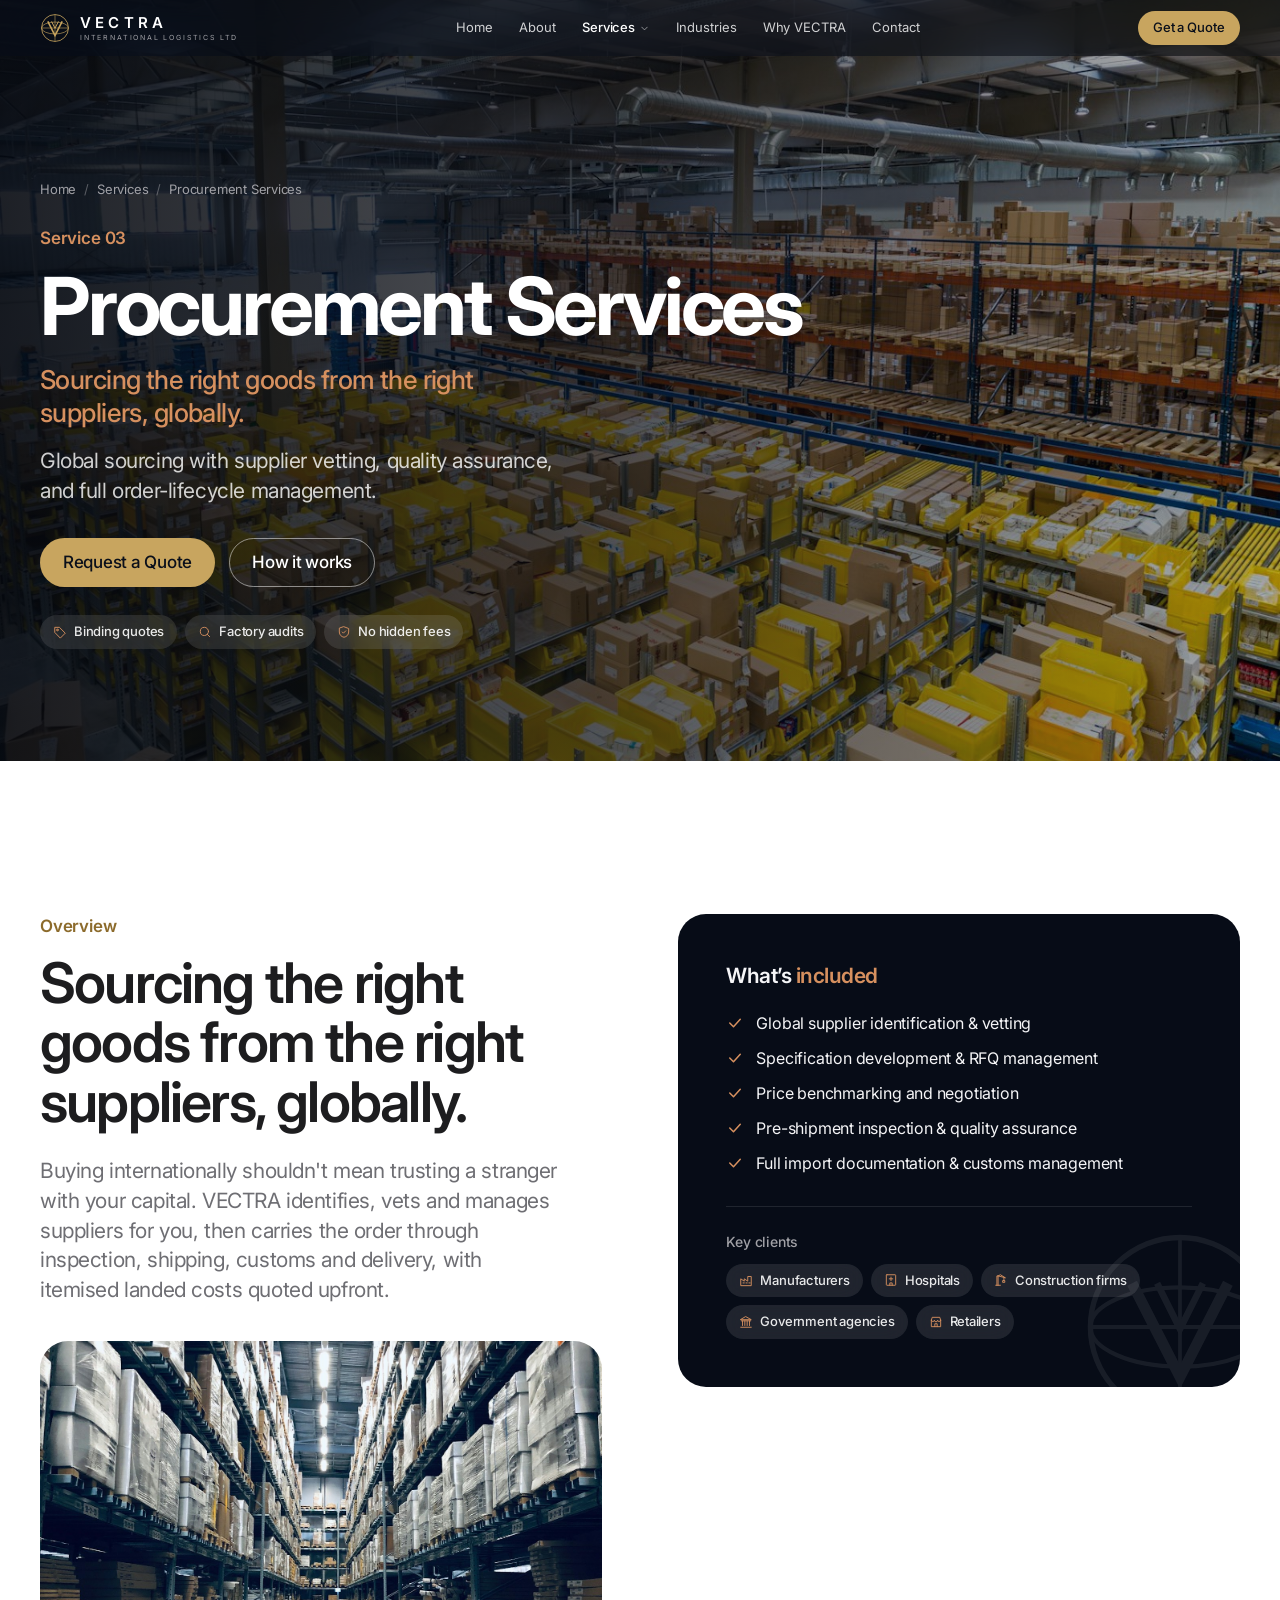
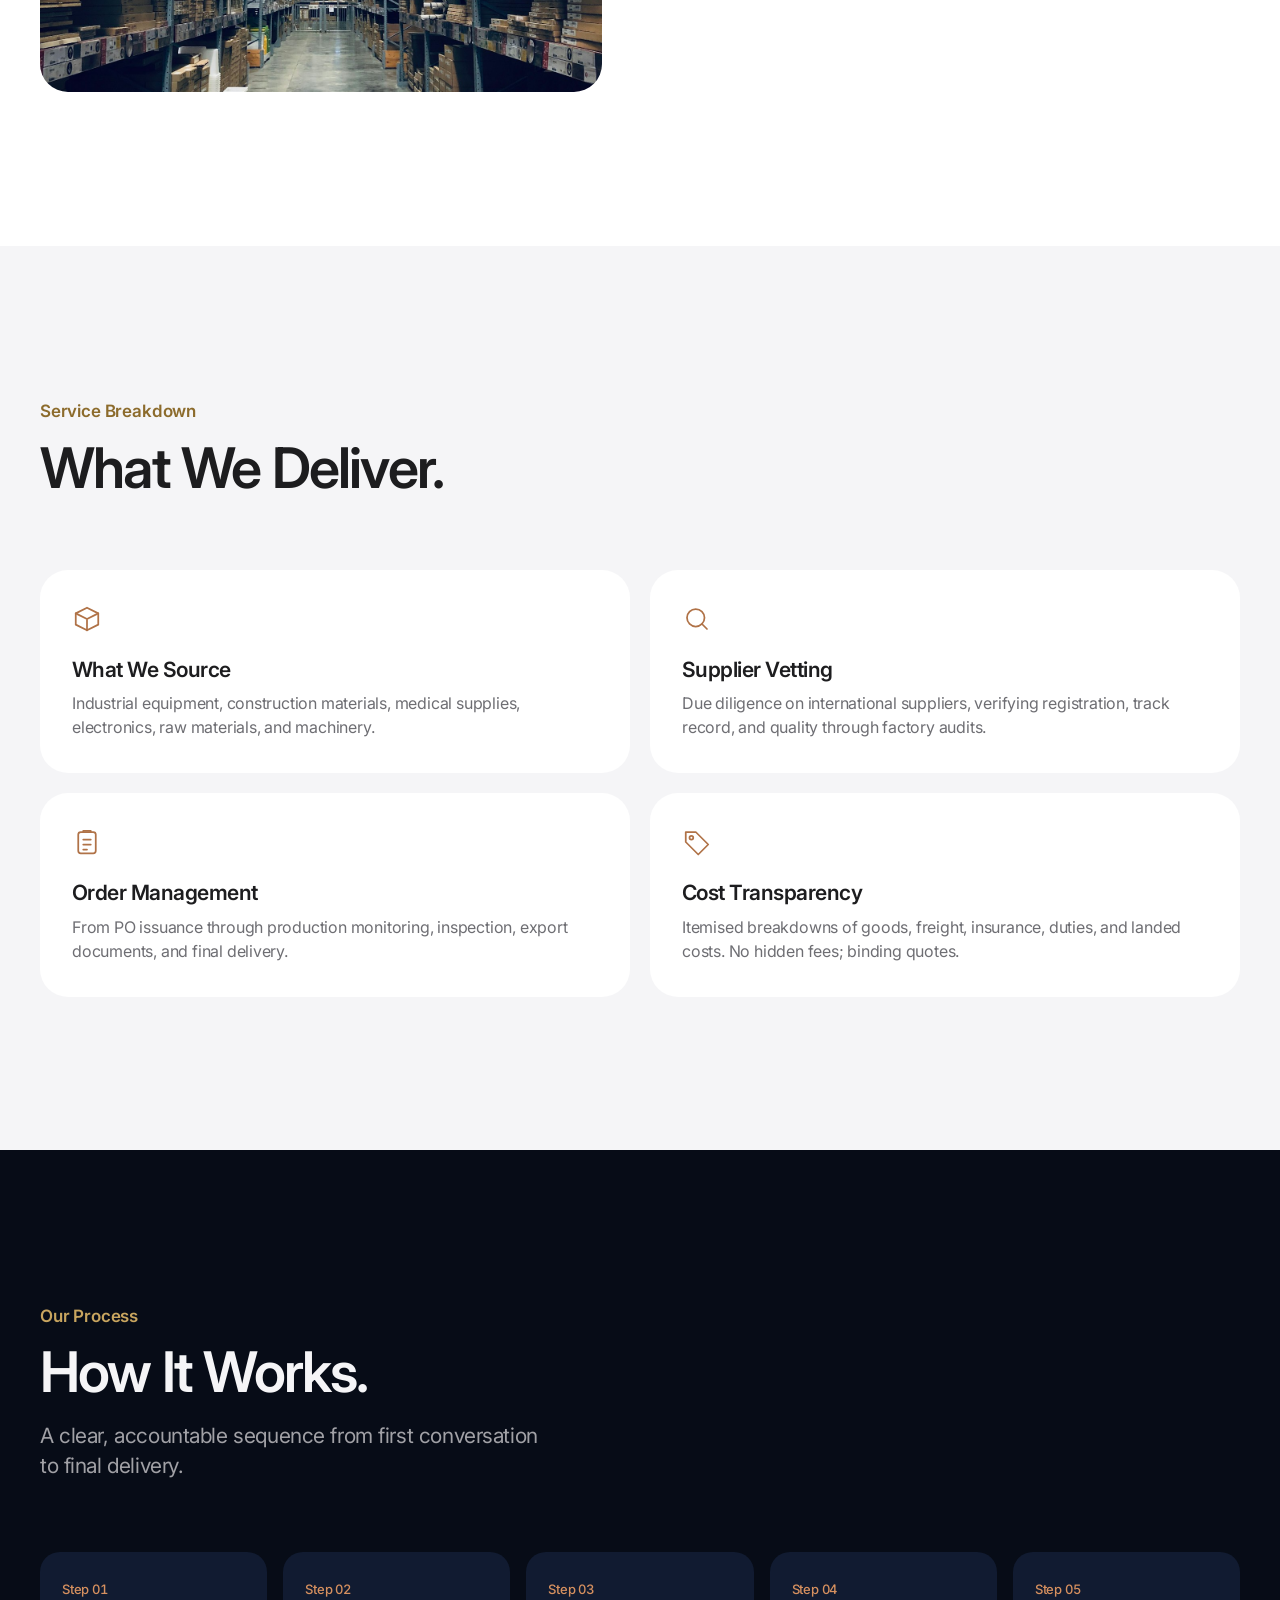
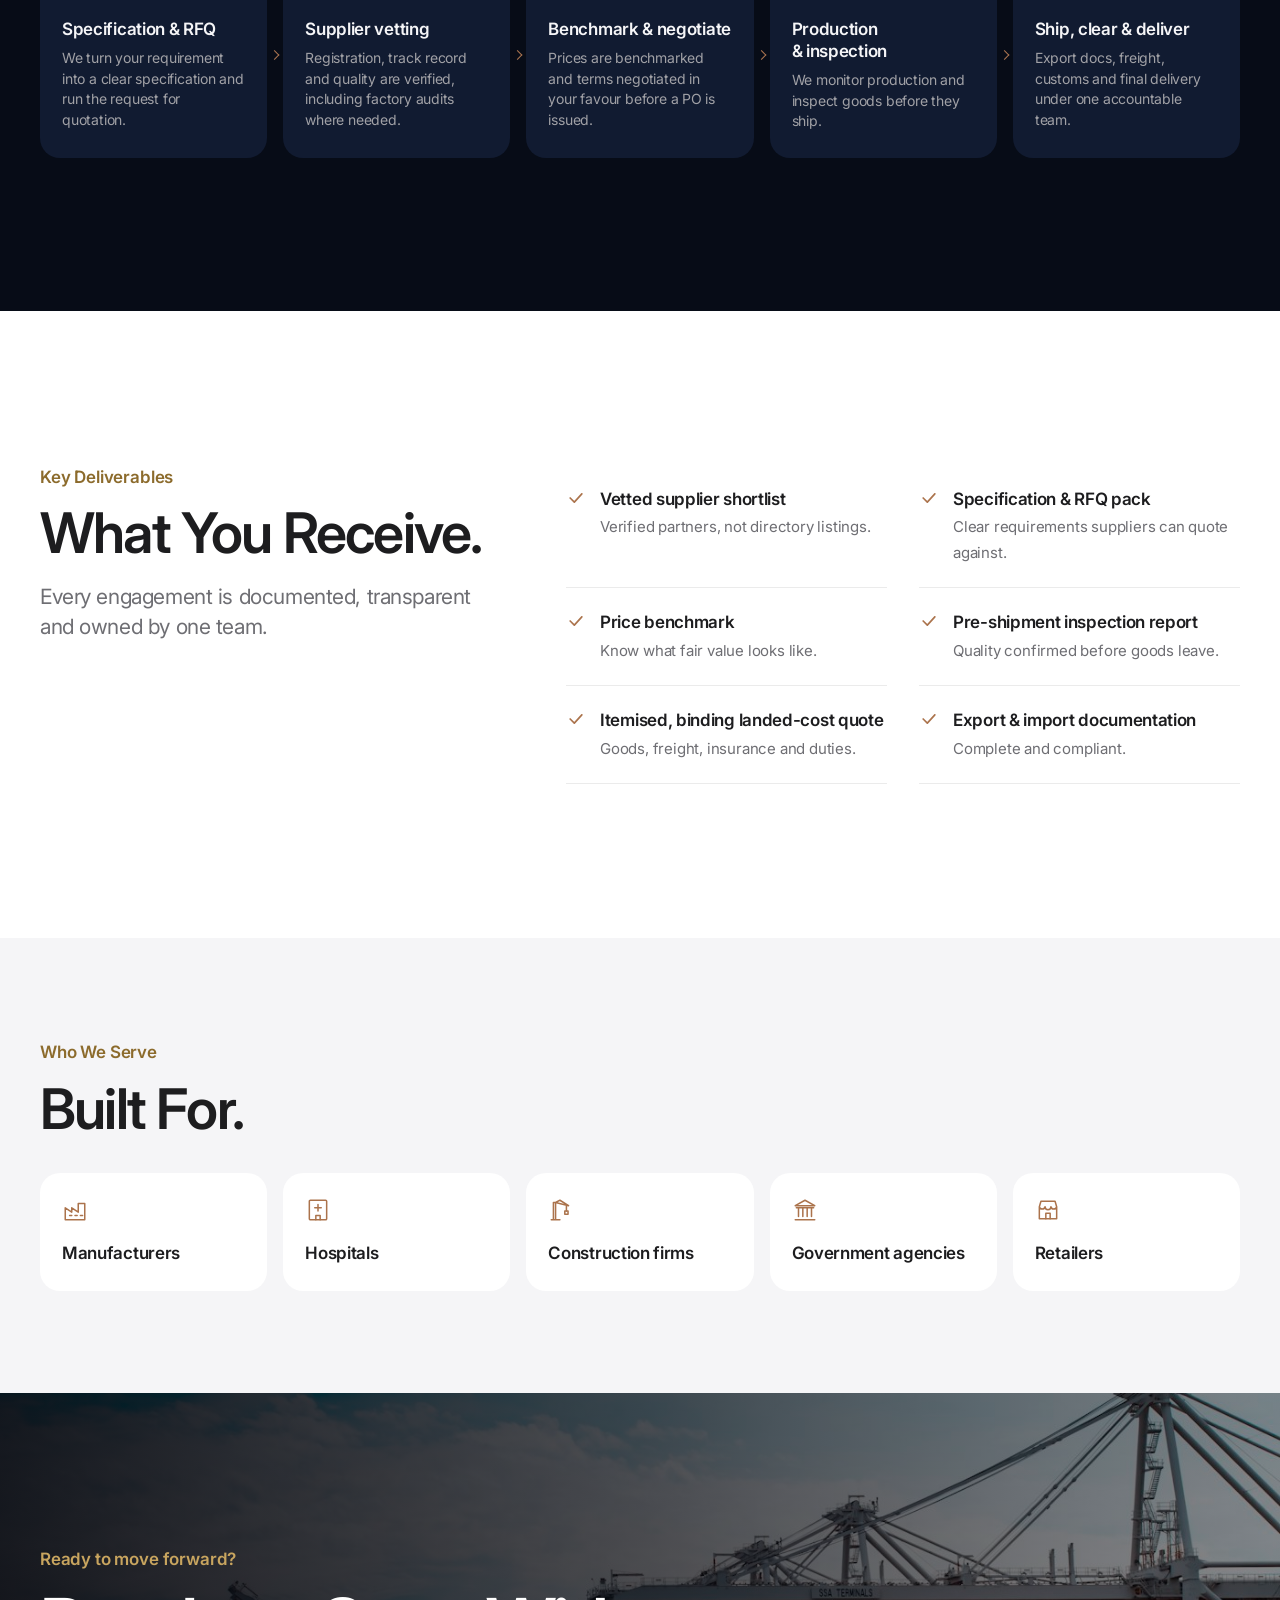
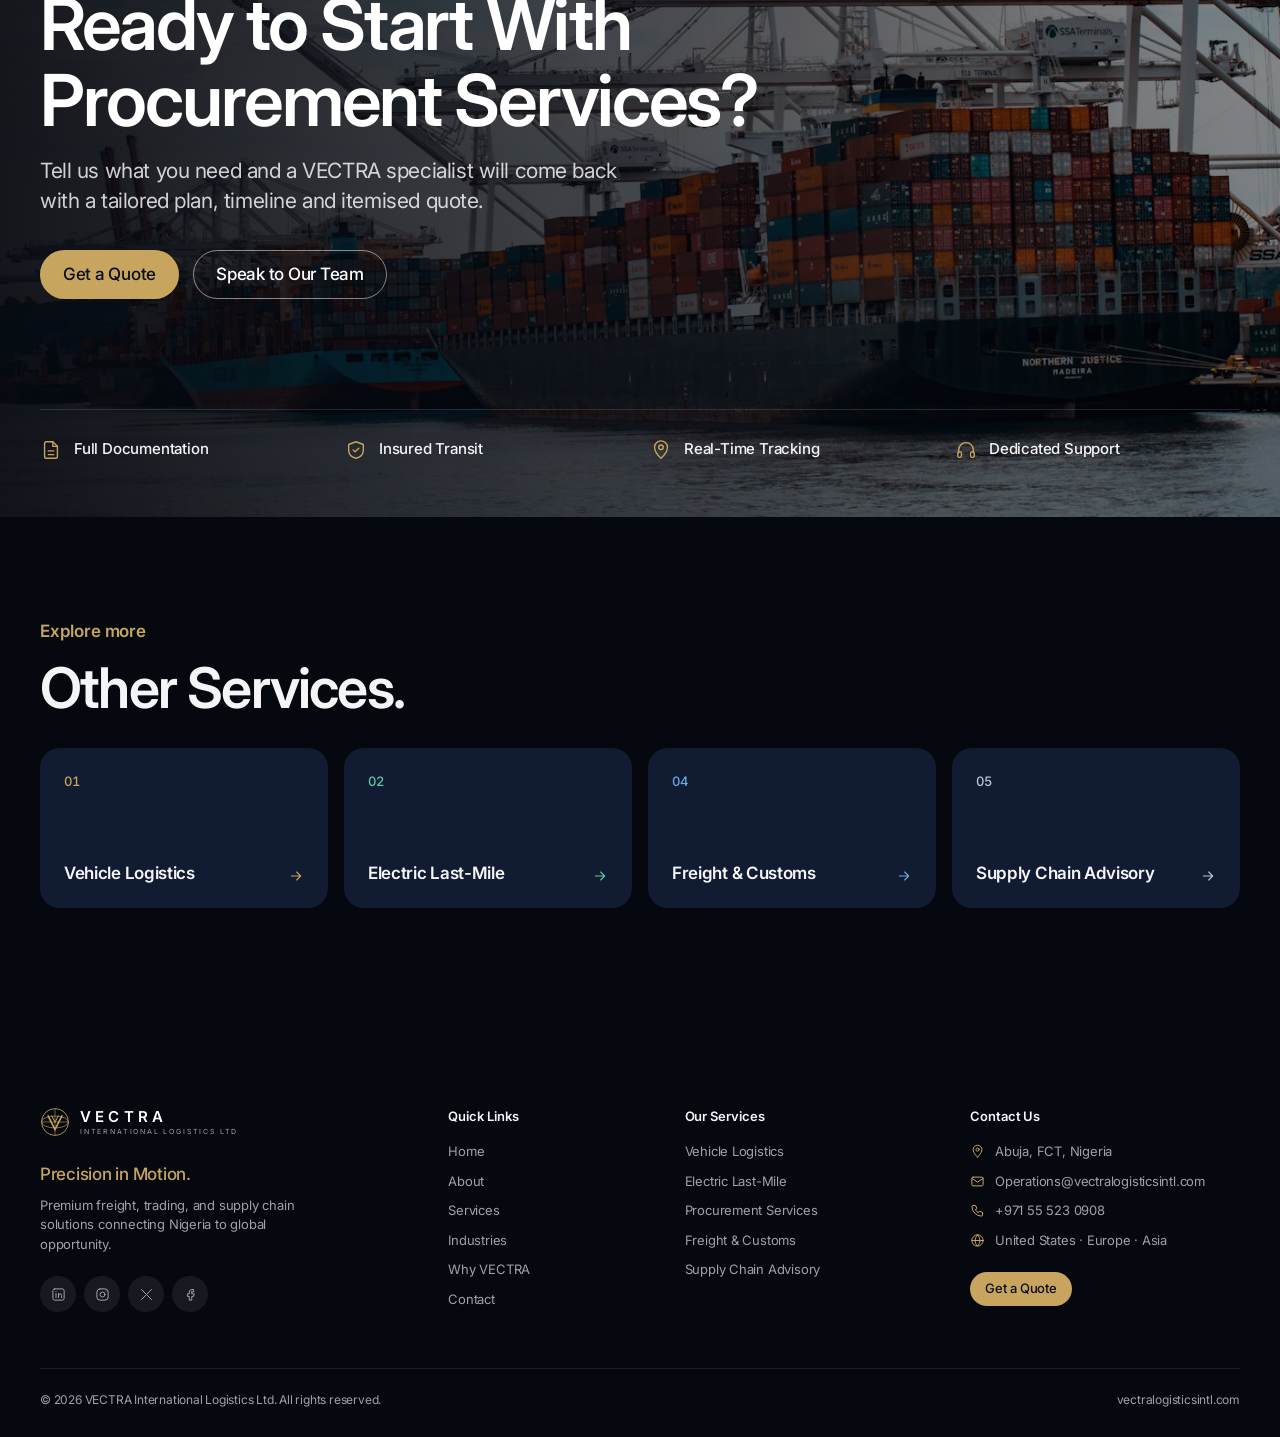
<file: procurement.html>
<!DOCTYPE html>
<html lang="en" class="no-js">
<head>
<meta charset="utf-8">
<meta name="viewport" content="width=device-width, initial-scale=1">
<title>Procurement Services | VECTRA International Logistics</title>
<meta name="description" content="Procurement Services by VECTRA International Logistics: Global sourcing with supplier vetting, quality assurance, and full order-lifecycle management.">
<meta name="theme-color" content="#05080f">
<link rel="canonical" href="https://vectralogisticsintl.com/procurement.html">
<meta property="og:type" content="website">
<meta property="og:site_name" content="VECTRA International Logistics Ltd">
<meta property="og:title" content="Procurement Services | VECTRA International Logistics">
<meta property="og:description" content="Procurement Services by VECTRA International Logistics: Global sourcing with supplier vetting, quality assurance, and full order-lifecycle management.">
<meta property="og:url" content="https://vectralogisticsintl.com/procurement.html">
<meta property="og:image" content="https://vectralogisticsintl.com/images/port-cranes.jpg">
<link rel="icon" href="data:image/svg+xml,%3Csvg xmlns='http://www.w3.org/2000/svg' viewBox='0 0 48 48'%3E%3Crect width='48' height='48' rx='10' fill='%230a1729'/%3E%3Cg fill='none' stroke='%23c9a45c'%3E%3Ccircle cx='24' cy='24' r='18' stroke-width='1.6'/%3E%3Cpath d='M14.5 15L24 34l9.5-19' stroke-width='3.4'/%3E%3C/g%3E%3C/svg%3E">
<link rel="preconnect" href="https://fonts.googleapis.com">
<link rel="preconnect" href="https://fonts.gstatic.com" crossorigin>
<link href="https://fonts.googleapis.com/css2?family=Inter:opsz,wght@14..32,400;14..32,500;14..32,600;14..32,700&display=swap" rel="stylesheet">
<link rel="stylesheet" href="css/styles.css">
</head>
<body style="--accent:#d6905f">
<a class="skip-link" href="#main">Skip to content</a>
<header class="site-header">
  <div class="container nav">
    <a class="brand" href="index.html" aria-label="VECTRA International Logistics, home"><svg class="brand__mark" viewBox="0 0 48 48" fill="none" stroke="currentColor" aria-hidden="true"><circle cx="24" cy="24" r="21.5" stroke-width="1.3"/><ellipse cx="24" cy="24" rx="21.5" ry="9.5" stroke-width="1"/><path d="M24 2.5v43M2.5 24h43" stroke-width="0.9"/><path d="M12.5 13.5L24 36l11.5-22.5" stroke-width="2.6"/><path d="M18.5 13.5L24 24.5l5.5-11" stroke-width="1.6"/></svg><span class="brand__text"><span class="brand__name">VECTRA</span><span class="brand__sub">INTERNATIONAL LOGISTICS LTD</span></span></a>
    <nav aria-label="Primary"><ul class="nav__links"><li><a href="index.html">Home</a></li><li><a href="about.html">About</a></li><li class="has-dropdown is-active"><a class="nav__toggle" href="services.html">Services <svg viewBox="0 0 24 24" fill="none" stroke="currentColor" stroke-width="1.6" stroke-linecap="round" stroke-linejoin="round" aria-hidden="true"><path d="M6 9l6 6 6-6"/></svg></a><ul class="dropdown"><li><a href="vehicle-logistics.html"><span class="num">01</span>Vehicle Logistics</a></li><li><a href="electric-last-mile.html"><span class="num">02</span>Electric Last-Mile</a></li><li><a href="procurement.html"><span class="num">03</span>Procurement Services</a></li><li><a href="freight-customs.html"><span class="num">04</span>Freight & Customs</a></li><li><a href="supply-chain-advisory.html"><span class="num">05</span>Supply Chain Advisory</a></li><li><a class="all" href="services.html">All services <svg viewBox="0 0 24 24" fill="none" stroke="currentColor" stroke-width="1.6" stroke-linecap="round" stroke-linejoin="round" aria-hidden="true"><path d="M5 12h14M13 6l6 6-6 6"/></svg></a></li></ul></li><li><a href="industries.html">Industries</a></li><li><a href="why-vectra.html">Why VECTRA</a></li><li><a href="contact.html">Contact</a></li></ul></nav>
    <div class="nav__cta">
      <a class="btn btn--gold btn--sm" href="contact.html">Get a Quote <svg viewBox="0 0 24 24" fill="none" stroke="currentColor" stroke-width="1.6" stroke-linecap="round" stroke-linejoin="round" aria-hidden="true"><path d="M5 12h14M13 6l6 6-6 6"/></svg></a>
      <button class="menu-btn" type="button" data-menu-open aria-controls="mobile-nav" aria-expanded="false" aria-label="Open menu"><svg viewBox="0 0 24 24" fill="none" stroke="currentColor" stroke-width="1.6" stroke-linecap="round" stroke-linejoin="round" aria-hidden="true"><path d="M4 7h16M4 12h16M4 17h16"/></svg></button>
    </div>
  </div>
</header>
<div class="mobile-nav" id="mobile-nav" aria-hidden="true">
  <div class="mobile-nav__top"><a class="brand" href="index.html" aria-label="VECTRA International Logistics, home"><svg class="brand__mark" viewBox="0 0 48 48" fill="none" stroke="currentColor" aria-hidden="true"><circle cx="24" cy="24" r="21.5" stroke-width="1.3"/><ellipse cx="24" cy="24" rx="21.5" ry="9.5" stroke-width="1"/><path d="M24 2.5v43M2.5 24h43" stroke-width="0.9"/><path d="M12.5 13.5L24 36l11.5-22.5" stroke-width="2.6"/><path d="M18.5 13.5L24 24.5l5.5-11" stroke-width="1.6"/></svg><span class="brand__text"><span class="brand__name">VECTRA</span><span class="brand__sub">INTERNATIONAL LOGISTICS LTD</span></span></a><button class="menu-btn" type="button" data-menu-close aria-label="Close menu" style="display:grid"><svg viewBox="0 0 24 24" fill="none" stroke="currentColor" stroke-width="1.6" stroke-linecap="round" stroke-linejoin="round" aria-hidden="true"><path d="M6 6l12 12M18 6L6 18"/></svg></button></div>
  <ul><li><a href="index.html">Home</a></li><li><a href="about.html">About</a></li><li><a href="services.html">Services</a><div class="sub"><a href="vehicle-logistics.html">01 &nbsp;Vehicle Logistics</a><a href="electric-last-mile.html">02 &nbsp;Electric Last-Mile</a><a href="procurement.html">03 &nbsp;Procurement Services</a><a href="freight-customs.html">04 &nbsp;Freight & Customs</a><a href="supply-chain-advisory.html">05 &nbsp;Supply Chain Advisory</a></div></li><li><a href="industries.html">Industries</a></li><li><a href="why-vectra.html">Why VECTRA</a></li><li><a href="contact.html">Contact</a></li></ul>
  <a class="btn btn--gold" href="contact.html">Get a Quote <svg viewBox="0 0 24 24" fill="none" stroke="currentColor" stroke-width="1.6" stroke-linecap="round" stroke-linejoin="round" aria-hidden="true"><path d="M5 12h14M13 6l6 6-6 6"/></svg></a>
</div>
<main id="main">
<section class="page-hero svc-hero">
  <div class="page-hero__bg"><img src="images/warehouse.jpg" alt="" fetchpriority="high"></div>
  <div class="container">
    <nav class="crumbs" aria-label="Breadcrumb"><a href="index.html">Home</a><span aria-hidden="true">/</span><a href="services.html">Services</a><span aria-hidden="true">/</span><span>Procurement Services</span></nav>
    <p class="eyebrow">Service 03</p>
    <h1>Procurement Services</h1>
    <p class="tagline">Sourcing the right goods from the right suppliers, globally.</p>
    <p class="lead">Global sourcing with supplier vetting, quality assurance, and full order-lifecycle management.</p>
    <div class="btn-row"><a class="btn btn--gold" href="contact.html?service=procurement">Request a Quote <svg viewBox="0 0 24 24" fill="none" stroke="currentColor" stroke-width="1.6" stroke-linecap="round" stroke-linejoin="round" aria-hidden="true"><path d="M5 12h14M13 6l6 6-6 6"/></svg></a><a class="btn btn--ghost" href="#process">How it works</a></div>
    <div class="svc-hero__meta"><span class="chip"><svg viewBox="0 0 24 24" fill="none" stroke="currentColor" stroke-width="1.6" stroke-linecap="round" stroke-linejoin="round" aria-hidden="true"><path d="M3 12V4h8l10 10-8 8z"/><circle cx="7.5" cy="8.5" r="1.5"/></svg>Binding quotes</span><span class="chip"><svg viewBox="0 0 24 24" fill="none" stroke="currentColor" stroke-width="1.6" stroke-linecap="round" stroke-linejoin="round" aria-hidden="true"><circle cx="11" cy="11" r="7"/><path d="M20 20l-4-4"/></svg>Factory audits</span><span class="chip"><svg viewBox="0 0 24 24" fill="none" stroke="currentColor" stroke-width="1.6" stroke-linecap="round" stroke-linejoin="round" aria-hidden="true"><path d="M12 3l8 3v6c0 5-3.5 8-8 9-4.5-1-8-4-8-9V6z"/><path d="M9 12l2 2 4-4"/></svg>No hidden fees</span></div>
  </div>
</section>

<section class="section section--white">
  <div class="container split" style="align-items:start">
    <div class="reveal">
      <p class="eyebrow">Overview</p>
      <h2>Sourcing the right goods from the right suppliers, globally.</h2>
      <p class="lead" style="margin-top:24px">Buying internationally shouldn't mean trusting a stranger with your capital. VECTRA identifies, vets and manages suppliers for you, then carries the order through inspection, shipping, customs and delivery, with itemised landed costs quoted upfront.</p>
      <div class="gallery-strip" style="margin-top:36px;grid-template-columns:1fr">
        <figure><img src="images/warehouse-boxes.jpg" alt="" loading="lazy"></figure>
      </div>
    </div>
    <aside class="overview-card reveal" style="--d:.12s">
      <h3>What’s <span>included</span></h3>
      <ul class="bullets"><li><svg viewBox="0 0 24 24" fill="none" stroke="currentColor" stroke-width="1.6" stroke-linecap="round" stroke-linejoin="round" aria-hidden="true"><path d="M5 12l5 5 9-10"/></svg><span>Global supplier identification & vetting</span></li><li><svg viewBox="0 0 24 24" fill="none" stroke="currentColor" stroke-width="1.6" stroke-linecap="round" stroke-linejoin="round" aria-hidden="true"><path d="M5 12l5 5 9-10"/></svg><span>Specification development & RFQ management</span></li><li><svg viewBox="0 0 24 24" fill="none" stroke="currentColor" stroke-width="1.6" stroke-linecap="round" stroke-linejoin="round" aria-hidden="true"><path d="M5 12l5 5 9-10"/></svg><span>Price benchmarking and negotiation</span></li><li><svg viewBox="0 0 24 24" fill="none" stroke="currentColor" stroke-width="1.6" stroke-linecap="round" stroke-linejoin="round" aria-hidden="true"><path d="M5 12l5 5 9-10"/></svg><span>Pre-shipment inspection & quality assurance</span></li><li><svg viewBox="0 0 24 24" fill="none" stroke="currentColor" stroke-width="1.6" stroke-linecap="round" stroke-linejoin="round" aria-hidden="true"><path d="M5 12l5 5 9-10"/></svg><span>Full import documentation & customs management</span></li></ul>
      <div class="overview-card__clients">
        <h4>Key clients</h4>
        <div class="chips"><span class="chip"><svg viewBox="0 0 24 24" fill="none" stroke="currentColor" stroke-width="1.6" stroke-linecap="round" stroke-linejoin="round" aria-hidden="true"><path d="M3 21V10l6 4v-4l6 4V6h6v15z"/><path d="M7 17h2M12 17h2M17 17h2"/></svg>Manufacturers</span><span class="chip"><svg viewBox="0 0 24 24" fill="none" stroke="currentColor" stroke-width="1.6" stroke-linecap="round" stroke-linejoin="round" aria-hidden="true"><rect x="4" y="3" width="16" height="18" rx="1"/><path d="M12 7v6M9 10h6M10 21v-4h4v4"/></svg>Hospitals</span><span class="chip"><svg viewBox="0 0 24 24" fill="none" stroke="currentColor" stroke-width="1.6" stroke-linecap="round" stroke-linejoin="round" aria-hidden="true"><path d="M5 21V5h2v16M3 21h8M7 5l12 3M7 5l4-2 8 5M17 8v5"/><rect x="15.5" y="13" width="3" height="3"/></svg>Construction firms</span><span class="chip"><svg viewBox="0 0 24 24" fill="none" stroke="currentColor" stroke-width="1.6" stroke-linecap="round" stroke-linejoin="round" aria-hidden="true"><path d="M3 21h18M4 10h16M12 3l9 5H3z"/><path d="M6 10v8M10 10v8M14 10v8M18 10v8"/></svg>Government agencies</span><span class="chip"><svg viewBox="0 0 24 24" fill="none" stroke="currentColor" stroke-width="1.6" stroke-linecap="round" stroke-linejoin="round" aria-hidden="true"><path d="M4 9l1.5-5h13L20 9M4 9v11h16V9M4 9a2.7 2.7 0 0 0 5.3 0 2.7 2.7 0 0 0 5.4 0 2.7 2.7 0 0 0 5.3 0"/><path d="M10 20v-5h4v5"/></svg>Retailers</span></div>
      </div>
      <svg class="mv-card__mark" viewBox="0 0 48 48" fill="none" stroke="currentColor" aria-hidden="true"><circle cx="24" cy="24" r="21.5" stroke-width="1.3"/><ellipse cx="24" cy="24" rx="21.5" ry="9.5" stroke-width="1"/><path d="M24 2.5v43M2.5 24h43" stroke-width="0.9"/><path d="M12.5 13.5L24 36l11.5-22.5" stroke-width="2.6"/><path d="M18.5 13.5L24 24.5l5.5-11" stroke-width="1.6"/></svg>
    </aside>
  </div>
</section>

<section class="section section--cream">
  <div class="container">
    <div class="section-head reveal">
      <p class="eyebrow">Service Breakdown</p>
      <h2>What We Deliver.</h2>
    </div>
    <div class="breakdown"><article class="breakdown__item reveal" style="--d:0.00s"><div class="icon-circle"><svg viewBox="0 0 24 24" fill="none" stroke="currentColor" stroke-width="1.6" stroke-linecap="round" stroke-linejoin="round" aria-hidden="true"><path d="M3 7.5l9-4.5 9 4.5v9L12 21l-9-4.5z"/><path d="M3 7.5l9 4.5 9-4.5M12 12v9"/></svg></div><div><h3>What We Source</h3><p>Industrial equipment, construction materials, medical supplies, electronics, raw materials, and machinery.</p></div></article><article class="breakdown__item reveal" style="--d:0.08s"><div class="icon-circle"><svg viewBox="0 0 24 24" fill="none" stroke="currentColor" stroke-width="1.6" stroke-linecap="round" stroke-linejoin="round" aria-hidden="true"><circle cx="11" cy="11" r="7"/><path d="M20 20l-4-4"/></svg></div><div><h3>Supplier Vetting</h3><p>Due diligence on international suppliers, verifying registration, track record, and quality through factory audits.</p></div></article><article class="breakdown__item reveal" style="--d:0.16s"><div class="icon-circle"><svg viewBox="0 0 24 24" fill="none" stroke="currentColor" stroke-width="1.6" stroke-linecap="round" stroke-linejoin="round" aria-hidden="true"><rect x="5" y="4" width="14" height="17" rx="2"/><path d="M9 4V3h6v1M9 10h6M9 14h6M9 18h3"/></svg></div><div><h3>Order Management</h3><p>From PO issuance through production monitoring, inspection, export documents, and final delivery.</p></div></article><article class="breakdown__item reveal" style="--d:0.24s"><div class="icon-circle"><svg viewBox="0 0 24 24" fill="none" stroke="currentColor" stroke-width="1.6" stroke-linecap="round" stroke-linejoin="round" aria-hidden="true"><path d="M3 12V4h8l10 10-8 8z"/><circle cx="7.5" cy="8.5" r="1.5"/></svg></div><div><h3>Cost Transparency</h3><p>Itemised breakdowns of goods, freight, insurance, duties, and landed costs. No hidden fees; binding quotes.</p></div></article></div>
  </div>
</section>

<section class="section dark" id="process">
  <div class="container">
    <div class="section-head reveal">
      <p class="eyebrow">Our Process</p>
      <h2>How It Works.</h2>
      <p class="lead">A clear, accountable sequence from first conversation to final delivery.</p>
    </div>
    <ol class="process" style="padding:0;margin:0"><li class="reveal" style="--d:0.00s"><span class="process__step">Step 01</span><h3>Specification & RFQ</h3><p>We turn your requirement into a clear specification and run the request for quotation.</p></li><li class="reveal" style="--d:0.07s"><span class="process__step">Step 02</span><h3>Supplier vetting</h3><p>Registration, track record and quality are verified, including factory audits where needed.</p></li><li class="reveal" style="--d:0.14s"><span class="process__step">Step 03</span><h3>Benchmark & negotiate</h3><p>Prices are benchmarked and terms negotiated in your favour before a PO is issued.</p></li><li class="reveal" style="--d:0.21s"><span class="process__step">Step 04</span><h3>Production & inspection</h3><p>We monitor production and inspect goods before they ship.</p></li><li class="reveal" style="--d:0.28s"><span class="process__step">Step 05</span><h3>Ship, clear & deliver</h3><p>Export docs, freight, customs and final delivery under one accountable team.</p></li></ol>
  </div>
</section>

<section class="section section--white">
  <div class="container">
    <div class="split split--map" style="align-items:start">
      <div class="section-head reveal" style="margin:0">
        <p class="eyebrow">Key Deliverables</p>
        <h2>What You Receive.</h2>
        <p class="lead">Every engagement is documented, transparent and owned by one team.</p>
      </div>
      <ul class="deliverables deliverables--2" style="padding:0;margin:0"><li class="reveal"><svg viewBox="0 0 24 24" fill="none" stroke="currentColor" stroke-width="1.6" stroke-linecap="round" stroke-linejoin="round" aria-hidden="true"><path d="M5 12l5 5 9-10"/></svg><div><strong>Vetted supplier shortlist</strong><span>Verified partners, not directory listings.</span></div></li><li class="reveal"><svg viewBox="0 0 24 24" fill="none" stroke="currentColor" stroke-width="1.6" stroke-linecap="round" stroke-linejoin="round" aria-hidden="true"><path d="M5 12l5 5 9-10"/></svg><div><strong>Specification & RFQ pack</strong><span>Clear requirements suppliers can quote against.</span></div></li><li class="reveal"><svg viewBox="0 0 24 24" fill="none" stroke="currentColor" stroke-width="1.6" stroke-linecap="round" stroke-linejoin="round" aria-hidden="true"><path d="M5 12l5 5 9-10"/></svg><div><strong>Price benchmark</strong><span>Know what fair value looks like.</span></div></li><li class="reveal"><svg viewBox="0 0 24 24" fill="none" stroke="currentColor" stroke-width="1.6" stroke-linecap="round" stroke-linejoin="round" aria-hidden="true"><path d="M5 12l5 5 9-10"/></svg><div><strong>Pre-shipment inspection report</strong><span>Quality confirmed before goods leave.</span></div></li><li class="reveal"><svg viewBox="0 0 24 24" fill="none" stroke="currentColor" stroke-width="1.6" stroke-linecap="round" stroke-linejoin="round" aria-hidden="true"><path d="M5 12l5 5 9-10"/></svg><div><strong>Itemised, binding landed-cost quote</strong><span>Goods, freight, insurance and duties.</span></div></li><li class="reveal"><svg viewBox="0 0 24 24" fill="none" stroke="currentColor" stroke-width="1.6" stroke-linecap="round" stroke-linejoin="round" aria-hidden="true"><path d="M5 12l5 5 9-10"/></svg><div><strong>Export & import documentation</strong><span>Complete and compliant.</span></div></li></ul>
    </div>
  </div>
</section>

<section class="section section--cream section--tight">
  <div class="container">
    <div class="section-head reveal" style="margin-bottom:34px">
      <p class="eyebrow">Who We Serve</p>
      <h2>Built For.</h2>
    </div>
    <div class="clients"><div class="client reveal" style="--d:0.00s"><div class="icon-circle"><svg viewBox="0 0 24 24" fill="none" stroke="currentColor" stroke-width="1.6" stroke-linecap="round" stroke-linejoin="round" aria-hidden="true"><path d="M3 21V10l6 4v-4l6 4V6h6v15z"/><path d="M7 17h2M12 17h2M17 17h2"/></svg></div><strong>Manufacturers</strong></div><div class="client reveal" style="--d:0.06s"><div class="icon-circle"><svg viewBox="0 0 24 24" fill="none" stroke="currentColor" stroke-width="1.6" stroke-linecap="round" stroke-linejoin="round" aria-hidden="true"><rect x="4" y="3" width="16" height="18" rx="1"/><path d="M12 7v6M9 10h6M10 21v-4h4v4"/></svg></div><strong>Hospitals</strong></div><div class="client reveal" style="--d:0.12s"><div class="icon-circle"><svg viewBox="0 0 24 24" fill="none" stroke="currentColor" stroke-width="1.6" stroke-linecap="round" stroke-linejoin="round" aria-hidden="true"><path d="M5 21V5h2v16M3 21h8M7 5l12 3M7 5l4-2 8 5M17 8v5"/><rect x="15.5" y="13" width="3" height="3"/></svg></div><strong>Construction firms</strong></div><div class="client reveal" style="--d:0.18s"><div class="icon-circle"><svg viewBox="0 0 24 24" fill="none" stroke="currentColor" stroke-width="1.6" stroke-linecap="round" stroke-linejoin="round" aria-hidden="true"><path d="M3 21h18M4 10h16M12 3l9 5H3z"/><path d="M6 10v8M10 10v8M14 10v8M18 10v8"/></svg></div><strong>Government agencies</strong></div><div class="client reveal" style="--d:0.24s"><div class="icon-circle"><svg viewBox="0 0 24 24" fill="none" stroke="currentColor" stroke-width="1.6" stroke-linecap="round" stroke-linejoin="round" aria-hidden="true"><path d="M4 9l1.5-5h13L20 9M4 9v11h16V9M4 9a2.7 2.7 0 0 0 5.3 0 2.7 2.7 0 0 0 5.4 0 2.7 2.7 0 0 0 5.3 0"/><path d="M10 20v-5h4v5"/></svg></div><strong>Retailers</strong></div></div>
  </div>
</section>

<section class="cta">
  <div class="cta__bg"><img src="images/containers.jpg" alt="" loading="lazy"></div>
  <div class="container">
    <div class="reveal" style="max-width:720px">
      <p class="eyebrow">Ready to move forward?</p>
      <h2>Ready to Start With Procurement Services?</h2>
      <p class="lead">Tell us what you need and a VECTRA specialist will come back with a tailored plan, timeline and itemised quote.</p>
      <div class="btn-row">
        <a class="btn btn--gold" href="contact.html?service=procurement">Get a Quote <svg viewBox="0 0 24 24" fill="none" stroke="currentColor" stroke-width="1.6" stroke-linecap="round" stroke-linejoin="round" aria-hidden="true"><path d="M5 12h14M13 6l6 6-6 6"/></svg></a>
        <a class="btn btn--ghost" href="mailto:Operations@vectralogisticsintl.com">Speak to Our Team</a>
      </div>
    </div>
    <ul class="assurances">
      <li><svg viewBox="0 0 24 24" fill="none" stroke="currentColor" stroke-width="1.6" stroke-linecap="round" stroke-linejoin="round" aria-hidden="true"><path d="M14 3H7a2 2 0 0 0-2 2v14a2 2 0 0 0 2 2h10a2 2 0 0 0 2-2V8z"/><path d="M14 3v5h5M9 13h6M9 17h6"/></svg>Full Documentation</li>
      <li><svg viewBox="0 0 24 24" fill="none" stroke="currentColor" stroke-width="1.6" stroke-linecap="round" stroke-linejoin="round" aria-hidden="true"><path d="M12 3l8 3v6c0 5-3.5 8-8 9-4.5-1-8-4-8-9V6z"/><path d="M9 12l2 2 4-4"/></svg>Insured Transit</li>
      <li><svg viewBox="0 0 24 24" fill="none" stroke="currentColor" stroke-width="1.6" stroke-linecap="round" stroke-linejoin="round" aria-hidden="true"><path d="M12 21s-7-6.2-7-12a7 7 0 0 1 14 0c0 5.8-7 12-7 12z"/><circle cx="12" cy="9" r="2.5"/></svg>Real-Time Tracking</li>
      <li><svg viewBox="0 0 24 24" fill="none" stroke="currentColor" stroke-width="1.6" stroke-linecap="round" stroke-linejoin="round" aria-hidden="true"><path d="M4 15v-3a8 8 0 0 1 16 0v3"/><rect x="3" y="14" width="4" height="6" rx="1.5"/><rect x="17" y="14" width="4" height="6" rx="1.5"/></svg>Dedicated Support</li>
    </ul>
  </div>
</section>

<section class="section section--tight dark dark--deep">
  <div class="container">
    <div class="section-head reveal" style="margin-bottom:30px"><p class="eyebrow">Explore more</p><h2>Other Services.</h2></div>
    <div class="other-svcs"><a class="other-svc" style="--svc-accent:#c9a45c" href="vehicle-logistics.html"><span class="n">01</span><div class="row"><h3>Vehicle Logistics</h3><svg viewBox="0 0 24 24" fill="none" stroke="currentColor" stroke-width="1.6" stroke-linecap="round" stroke-linejoin="round" aria-hidden="true"><path d="M5 12h14M13 6l6 6-6 6"/></svg></div></a><a class="other-svc" style="--svc-accent:#5fc9a0" href="electric-last-mile.html"><span class="n">02</span><div class="row"><h3>Electric Last-Mile</h3><svg viewBox="0 0 24 24" fill="none" stroke="currentColor" stroke-width="1.6" stroke-linecap="round" stroke-linejoin="round" aria-hidden="true"><path d="M5 12h14M13 6l6 6-6 6"/></svg></div></a><a class="other-svc" style="--svc-accent:#6fa8dc" href="freight-customs.html"><span class="n">04</span><div class="row"><h3>Freight & Customs</h3><svg viewBox="0 0 24 24" fill="none" stroke="currentColor" stroke-width="1.6" stroke-linecap="round" stroke-linejoin="round" aria-hidden="true"><path d="M5 12h14M13 6l6 6-6 6"/></svg></div></a><a class="other-svc" style="--svc-accent:#b9c6da" href="supply-chain-advisory.html"><span class="n">05</span><div class="row"><h3>Supply Chain Advisory</h3><svg viewBox="0 0 24 24" fill="none" stroke="currentColor" stroke-width="1.6" stroke-linecap="round" stroke-linejoin="round" aria-hidden="true"><path d="M5 12h14M13 6l6 6-6 6"/></svg></div></a></div>
  </div>
</section>
</main>
<footer class="site-footer">
  <div class="container">
    <div class="footer-grid">
      <div class="footer-brand">
        <a class="brand" href="index.html" aria-label="VECTRA home"><svg class="brand__mark" viewBox="0 0 48 48" fill="none" stroke="currentColor" aria-hidden="true"><circle cx="24" cy="24" r="21.5" stroke-width="1.3"/><ellipse cx="24" cy="24" rx="21.5" ry="9.5" stroke-width="1"/><path d="M24 2.5v43M2.5 24h43" stroke-width="0.9"/><path d="M12.5 13.5L24 36l11.5-22.5" stroke-width="2.6"/><path d="M18.5 13.5L24 24.5l5.5-11" stroke-width="1.6"/></svg><span class="brand__text"><span class="brand__name">VECTRA</span><span class="brand__sub">INTERNATIONAL LOGISTICS LTD</span></span></a>
        <p class="tag">Precision in Motion.</p>
        <p>Premium freight, trading, and supply chain solutions connecting Nigeria to global opportunity.</p>
        <!-- TODO: replace # with the real social profile URLs -->
        <div class="socials"><a href="#" aria-label="VECTRA on Linkedin"><svg viewBox="0 0 24 24" fill="none" stroke="currentColor" stroke-width="1.6" stroke-linecap="round" stroke-linejoin="round" aria-hidden="true"><rect x="3" y="3" width="18" height="18" rx="3"/><path d="M8 10.5V17M8 7.5v.01M12 17v-6.5M12 13.5a2.5 2.5 0 0 1 5 0V17"/></svg></a><a href="#" aria-label="VECTRA on Instagram"><svg viewBox="0 0 24 24" fill="none" stroke="currentColor" stroke-width="1.6" stroke-linecap="round" stroke-linejoin="round" aria-hidden="true"><rect x="3" y="3" width="18" height="18" rx="5"/><circle cx="12" cy="12" r="4"/><path d="M17.5 6.5v.01"/></svg></a><a href="#" aria-label="VECTRA on X"><svg viewBox="0 0 24 24" fill="none" stroke="currentColor" stroke-width="1.6" stroke-linecap="round" stroke-linejoin="round" aria-hidden="true"><path d="M4 4l16 16M20 4L4 20"/></svg></a><a href="#" aria-label="VECTRA on Facebook"><svg viewBox="0 0 24 24" fill="none" stroke="currentColor" stroke-width="1.6" stroke-linecap="round" stroke-linejoin="round" aria-hidden="true"><path d="M14 8h3V4h-3a4 4 0 0 0-4 4v3H7v4h3v6h4v-6h3l1-4h-4V8z"/></svg></a></div>
      </div>
      <div><h4>Quick Links</h4><ul><li><a href="index.html">Home</a></li><li><a href="about.html">About</a></li><li><a href="services.html">Services</a></li><li><a href="industries.html">Industries</a></li><li><a href="why-vectra.html">Why VECTRA</a></li><li><a href="contact.html">Contact</a></li></ul></div>
      <div><h4>Our Services</h4><ul><li><a href="vehicle-logistics.html">Vehicle Logistics</a></li><li><a href="electric-last-mile.html">Electric Last-Mile</a></li><li><a href="procurement.html">Procurement Services</a></li><li><a href="freight-customs.html">Freight & Customs</a></li><li><a href="supply-chain-advisory.html">Supply Chain Advisory</a></li></ul></div>
      <div>
        <h4>Contact Us</h4>
        <ul class="contact-list">
          <li><svg viewBox="0 0 24 24" fill="none" stroke="currentColor" stroke-width="1.6" stroke-linecap="round" stroke-linejoin="round" aria-hidden="true"><path d="M12 21s-7-6.2-7-12a7 7 0 0 1 14 0c0 5.8-7 12-7 12z"/><circle cx="12" cy="9" r="2.5"/></svg><span>Abuja, FCT, Nigeria</span></li>
          <li><svg viewBox="0 0 24 24" fill="none" stroke="currentColor" stroke-width="1.6" stroke-linecap="round" stroke-linejoin="round" aria-hidden="true"><rect x="3" y="5" width="18" height="14" rx="2"/><path d="M3 7l9 6 9-6"/></svg><a href="mailto:Operations@vectralogisticsintl.com">Operations@vectralogisticsintl.com</a></li>
          <li><svg viewBox="0 0 24 24" fill="none" stroke="currentColor" stroke-width="1.6" stroke-linecap="round" stroke-linejoin="round" aria-hidden="true"><path d="M5 4h4l2 5-2.5 1.5a11 11 0 0 0 5 5L15 13l5 2v4a2 2 0 0 1-2 2A16 16 0 0 1 3 6a2 2 0 0 1 2-2"/></svg><a href="tel:+971555230908">+971 55 523 0908</a></li>
          <li><svg viewBox="0 0 24 24" fill="none" stroke="currentColor" stroke-width="1.6" stroke-linecap="round" stroke-linejoin="round" aria-hidden="true"><circle cx="12" cy="12" r="9"/><path d="M3 12h18M12 3c2.5 2.7 3.8 5.7 3.8 9s-1.3 6.3-3.8 9c-2.5-2.7-3.8-5.7-3.8-9S9.5 5.7 12 3z"/></svg><span>United States · Europe · Asia</span></li>
        </ul>
        <a class="btn btn--gold btn--sm" href="contact.html">Get a Quote <svg viewBox="0 0 24 24" fill="none" stroke="currentColor" stroke-width="1.6" stroke-linecap="round" stroke-linejoin="round" aria-hidden="true"><path d="M5 12h14M13 6l6 6-6 6"/></svg></a>
      </div>
    </div>
    <div class="footer-bottom">
      <span>&copy; <span data-year>2026</span> VECTRA International Logistics Ltd. All rights reserved.</span>
      <span>vectralogisticsintl.com</span>
    </div>
  </div>
</footer>
<script src="js/main.js"></script>
</body>
</html>
</file>
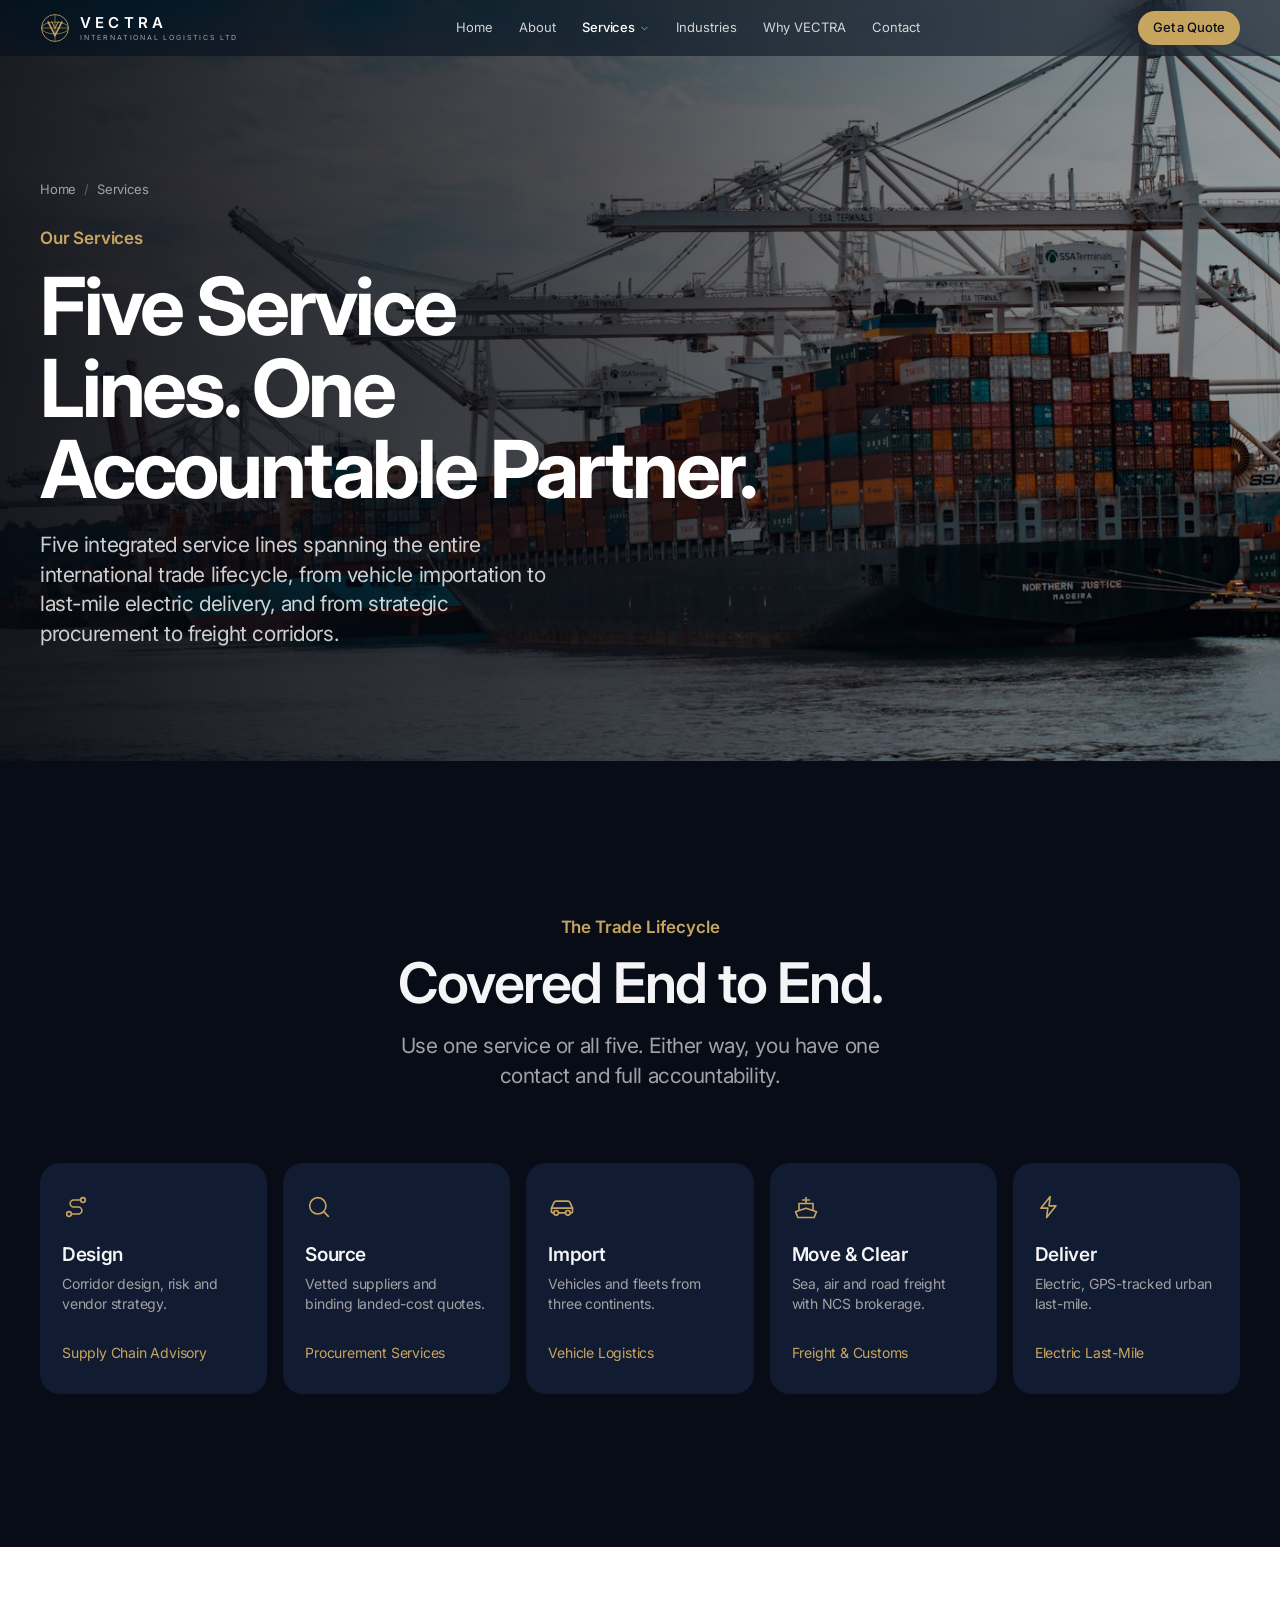
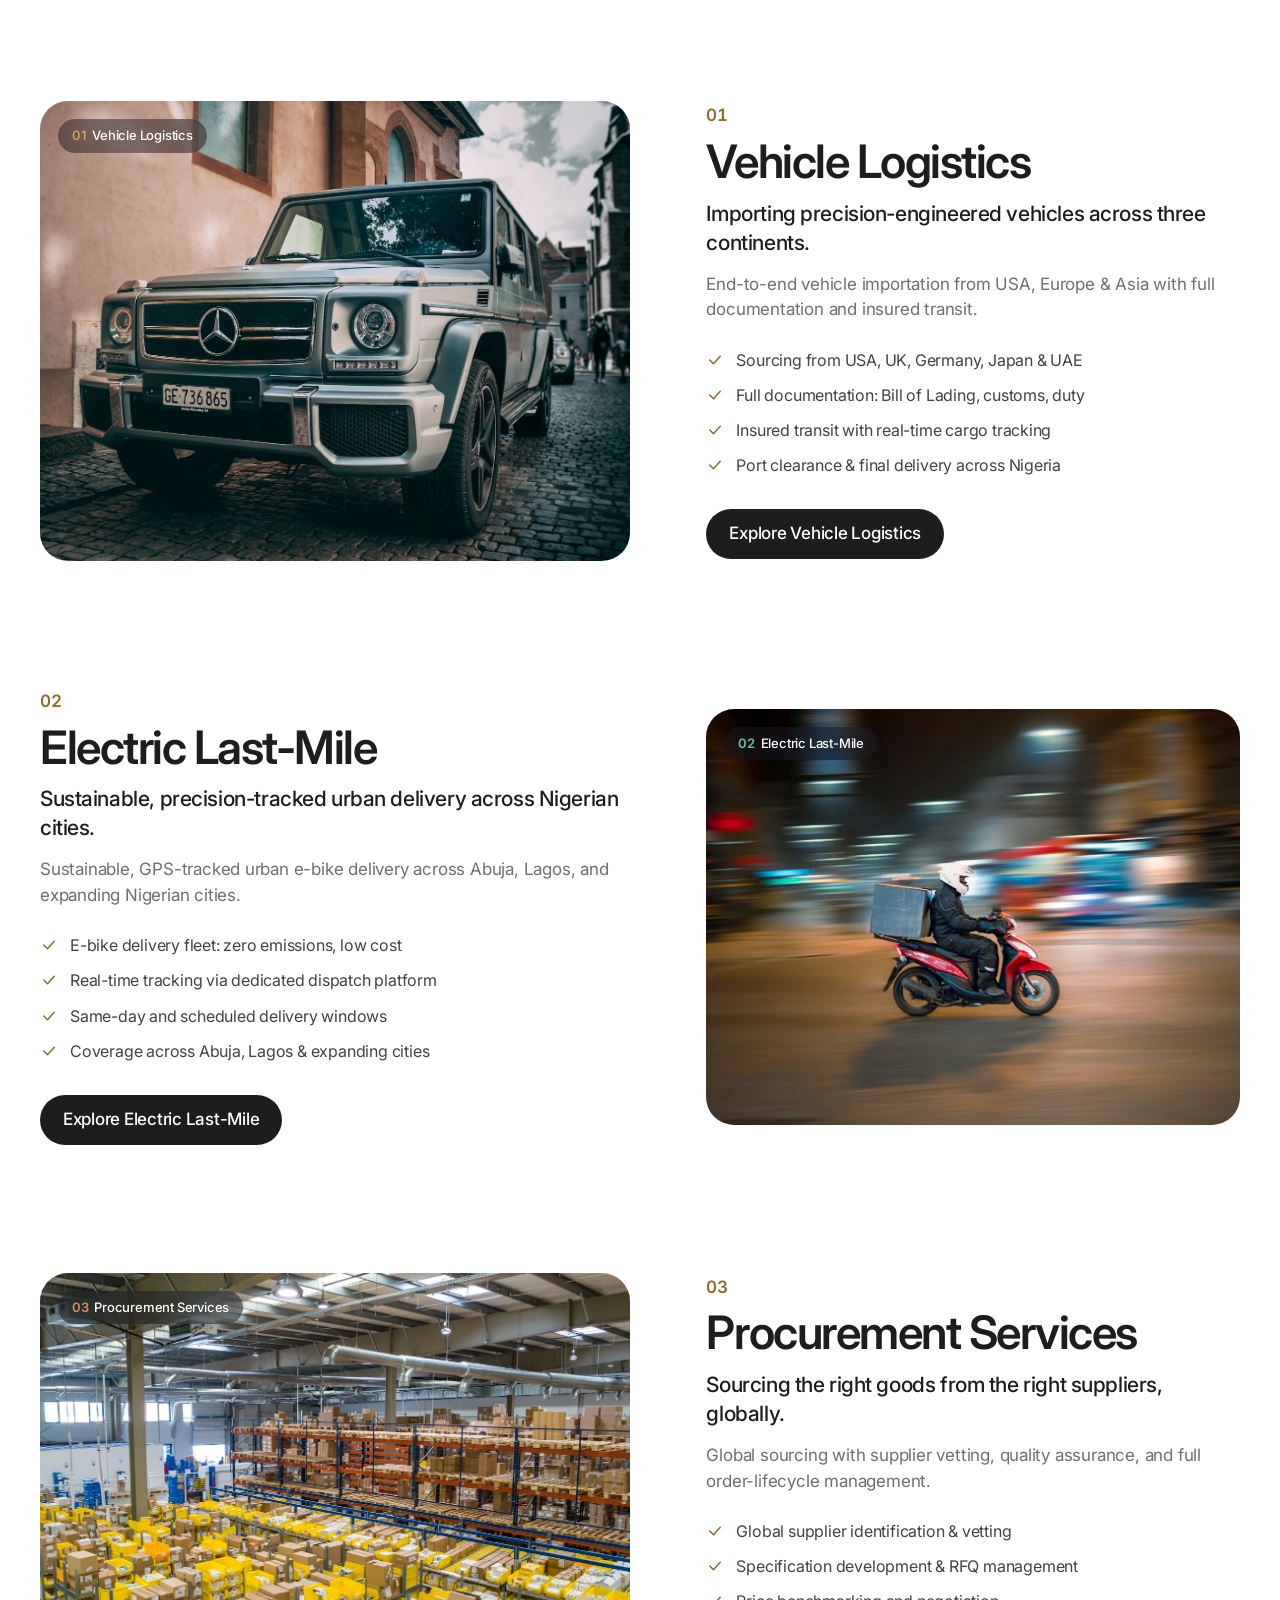
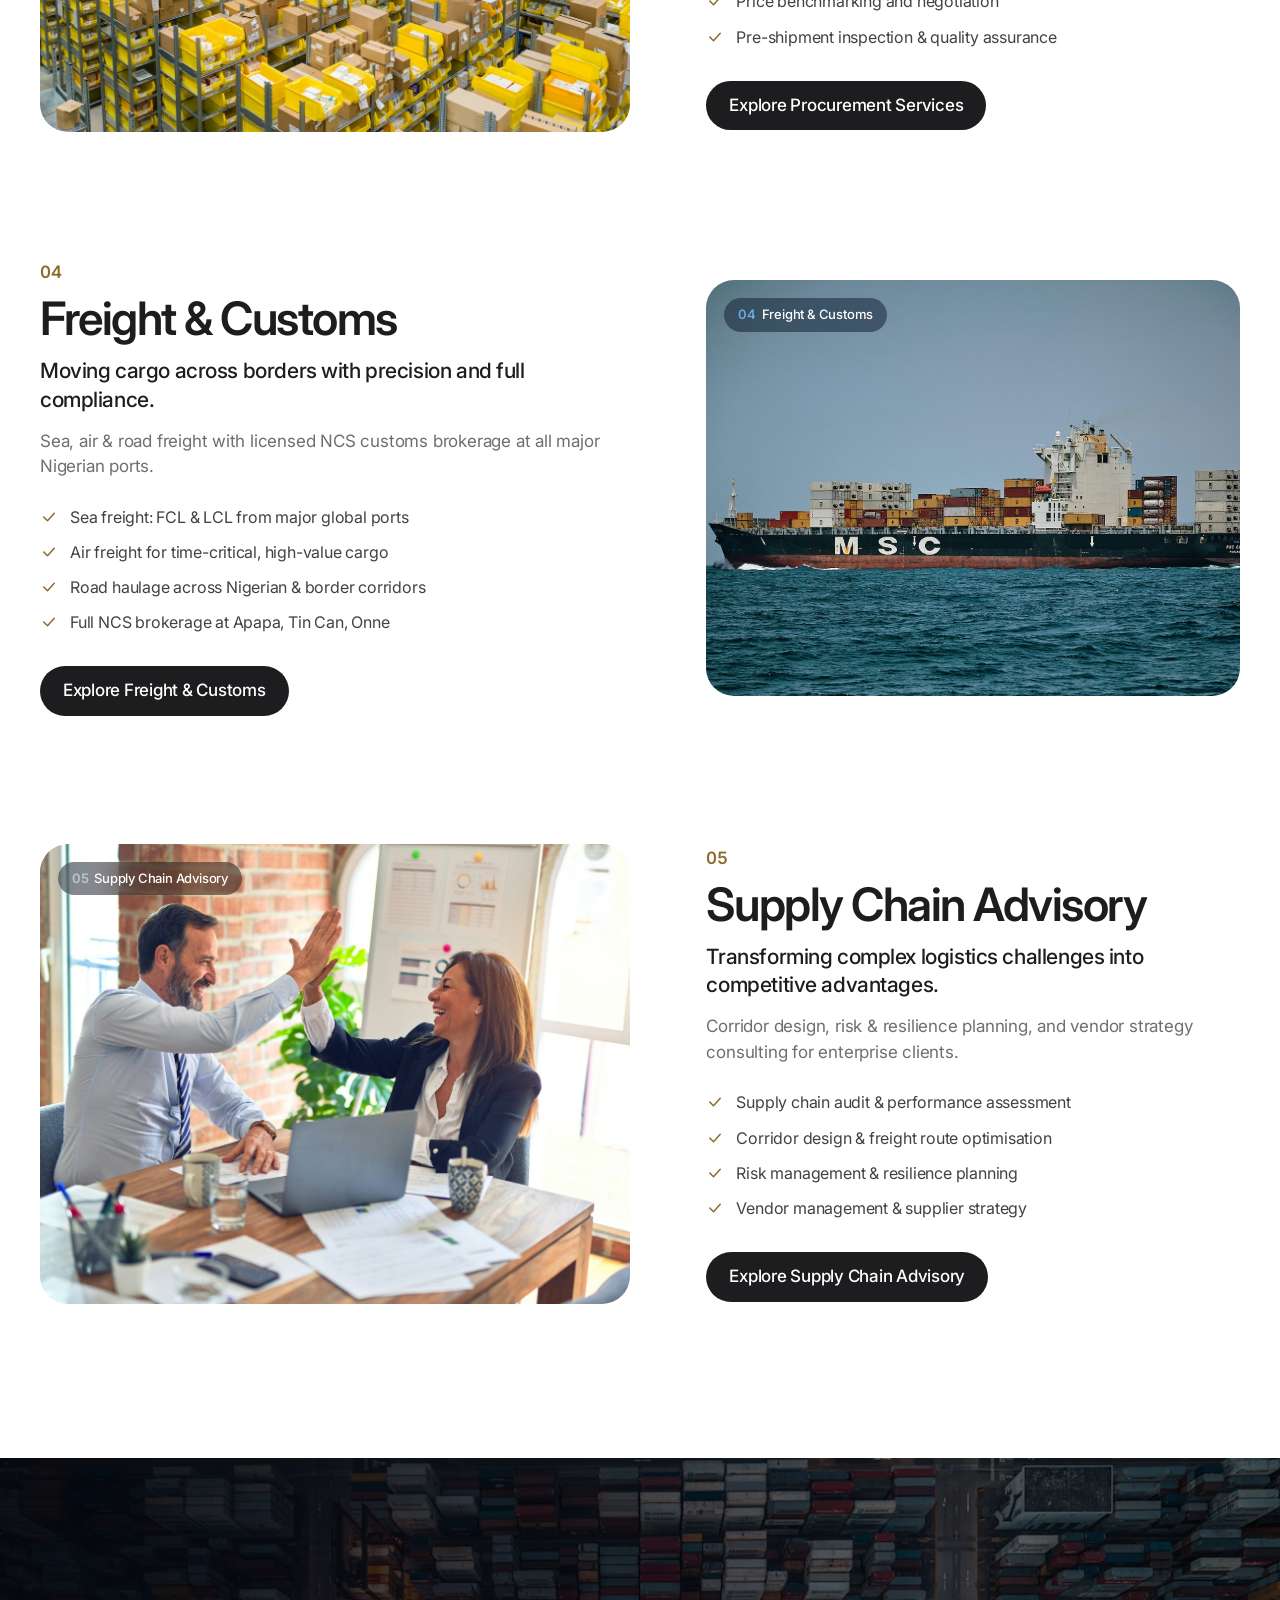
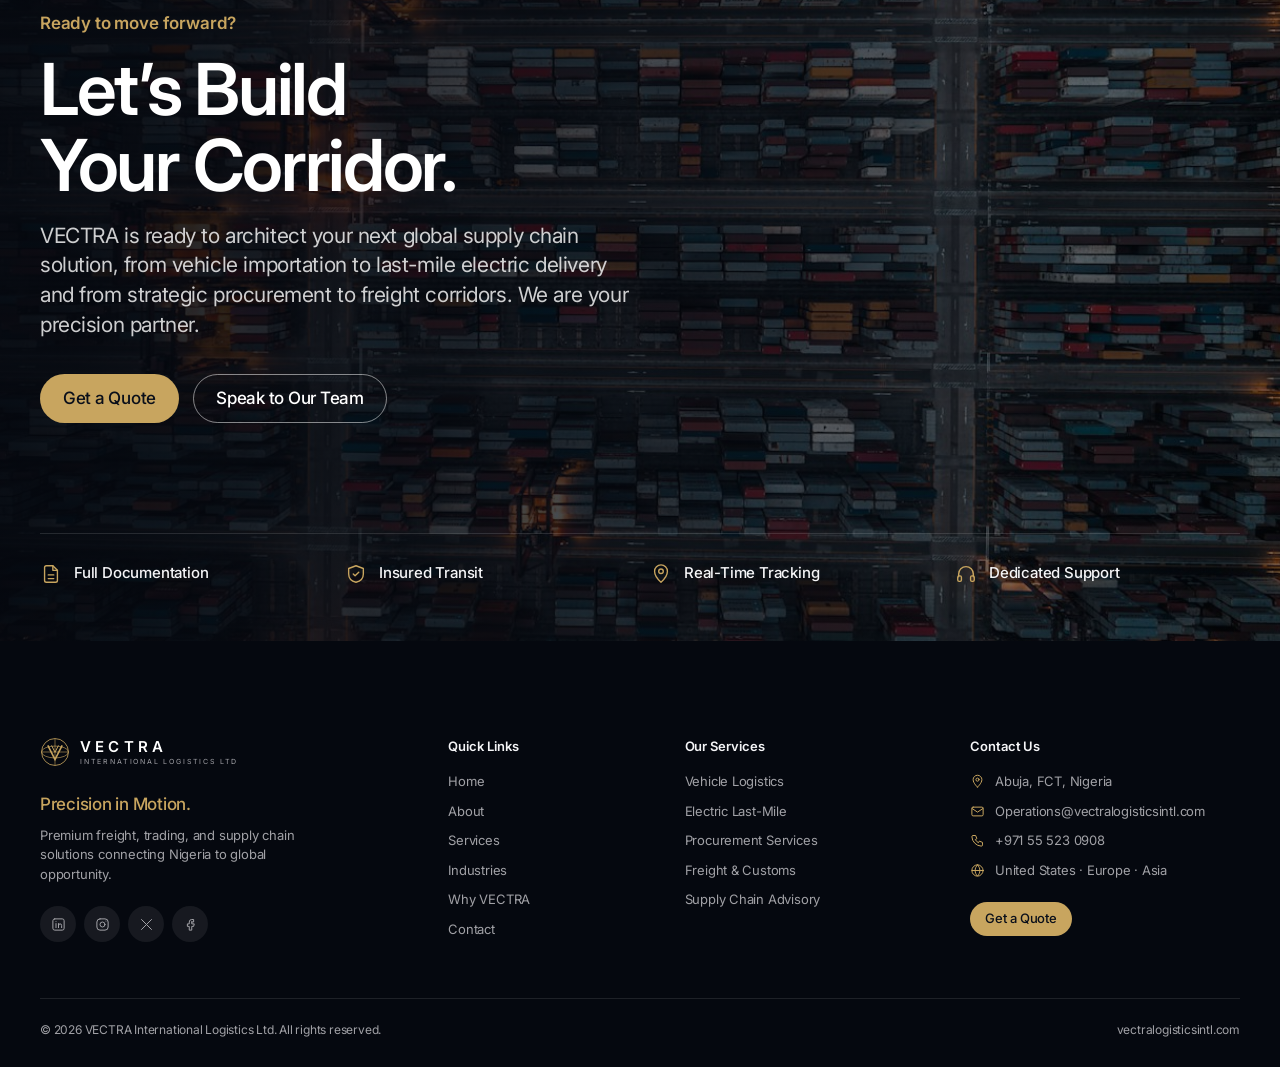
<file: services.html>
<!DOCTYPE html>
<html lang="en" class="no-js">
<head>
<meta charset="utf-8">
<meta name="viewport" content="width=device-width, initial-scale=1">
<title>Services | VECTRA International Logistics</title>
<meta name="description" content="Vehicle logistics, electric last-mile delivery, procurement, freight &amp; customs clearance, and supply chain advisory: five integrated service lines from VECTRA.">
<meta name="theme-color" content="#05080f">
<link rel="canonical" href="https://vectralogisticsintl.com/services.html">
<meta property="og:type" content="website">
<meta property="og:site_name" content="VECTRA International Logistics Ltd">
<meta property="og:title" content="Services | VECTRA International Logistics">
<meta property="og:description" content="Vehicle logistics, electric last-mile delivery, procurement, freight &amp; customs clearance, and supply chain advisory: five integrated service lines from VECTRA.">
<meta property="og:url" content="https://vectralogisticsintl.com/services.html">
<meta property="og:image" content="https://vectralogisticsintl.com/images/port-cranes.jpg">
<link rel="icon" href="data:image/svg+xml,%3Csvg xmlns='http://www.w3.org/2000/svg' viewBox='0 0 48 48'%3E%3Crect width='48' height='48' rx='10' fill='%230a1729'/%3E%3Cg fill='none' stroke='%23c9a45c'%3E%3Ccircle cx='24' cy='24' r='18' stroke-width='1.6'/%3E%3Cpath d='M14.5 15L24 34l9.5-19' stroke-width='3.4'/%3E%3C/g%3E%3C/svg%3E">
<link rel="preconnect" href="https://fonts.googleapis.com">
<link rel="preconnect" href="https://fonts.gstatic.com" crossorigin>
<link href="https://fonts.googleapis.com/css2?family=Inter:opsz,wght@14..32,400;14..32,500;14..32,600;14..32,700&display=swap" rel="stylesheet">
<link rel="stylesheet" href="css/styles.css">
</head>
<body>
<a class="skip-link" href="#main">Skip to content</a>
<header class="site-header">
  <div class="container nav">
    <a class="brand" href="index.html" aria-label="VECTRA International Logistics, home"><svg class="brand__mark" viewBox="0 0 48 48" fill="none" stroke="currentColor" aria-hidden="true"><circle cx="24" cy="24" r="21.5" stroke-width="1.3"/><ellipse cx="24" cy="24" rx="21.5" ry="9.5" stroke-width="1"/><path d="M24 2.5v43M2.5 24h43" stroke-width="0.9"/><path d="M12.5 13.5L24 36l11.5-22.5" stroke-width="2.6"/><path d="M18.5 13.5L24 24.5l5.5-11" stroke-width="1.6"/></svg><span class="brand__text"><span class="brand__name">VECTRA</span><span class="brand__sub">INTERNATIONAL LOGISTICS LTD</span></span></a>
    <nav aria-label="Primary"><ul class="nav__links"><li><a href="index.html">Home</a></li><li><a href="about.html">About</a></li><li class="has-dropdown"><a class="nav__toggle" href="services.html" aria-current="page">Services <svg viewBox="0 0 24 24" fill="none" stroke="currentColor" stroke-width="1.6" stroke-linecap="round" stroke-linejoin="round" aria-hidden="true"><path d="M6 9l6 6 6-6"/></svg></a><ul class="dropdown"><li><a href="vehicle-logistics.html"><span class="num">01</span>Vehicle Logistics</a></li><li><a href="electric-last-mile.html"><span class="num">02</span>Electric Last-Mile</a></li><li><a href="procurement.html"><span class="num">03</span>Procurement Services</a></li><li><a href="freight-customs.html"><span class="num">04</span>Freight & Customs</a></li><li><a href="supply-chain-advisory.html"><span class="num">05</span>Supply Chain Advisory</a></li><li><a class="all" href="services.html">All services <svg viewBox="0 0 24 24" fill="none" stroke="currentColor" stroke-width="1.6" stroke-linecap="round" stroke-linejoin="round" aria-hidden="true"><path d="M5 12h14M13 6l6 6-6 6"/></svg></a></li></ul></li><li><a href="industries.html">Industries</a></li><li><a href="why-vectra.html">Why VECTRA</a></li><li><a href="contact.html">Contact</a></li></ul></nav>
    <div class="nav__cta">
      <a class="btn btn--gold btn--sm" href="contact.html">Get a Quote <svg viewBox="0 0 24 24" fill="none" stroke="currentColor" stroke-width="1.6" stroke-linecap="round" stroke-linejoin="round" aria-hidden="true"><path d="M5 12h14M13 6l6 6-6 6"/></svg></a>
      <button class="menu-btn" type="button" data-menu-open aria-controls="mobile-nav" aria-expanded="false" aria-label="Open menu"><svg viewBox="0 0 24 24" fill="none" stroke="currentColor" stroke-width="1.6" stroke-linecap="round" stroke-linejoin="round" aria-hidden="true"><path d="M4 7h16M4 12h16M4 17h16"/></svg></button>
    </div>
  </div>
</header>
<div class="mobile-nav" id="mobile-nav" aria-hidden="true">
  <div class="mobile-nav__top"><a class="brand" href="index.html" aria-label="VECTRA International Logistics, home"><svg class="brand__mark" viewBox="0 0 48 48" fill="none" stroke="currentColor" aria-hidden="true"><circle cx="24" cy="24" r="21.5" stroke-width="1.3"/><ellipse cx="24" cy="24" rx="21.5" ry="9.5" stroke-width="1"/><path d="M24 2.5v43M2.5 24h43" stroke-width="0.9"/><path d="M12.5 13.5L24 36l11.5-22.5" stroke-width="2.6"/><path d="M18.5 13.5L24 24.5l5.5-11" stroke-width="1.6"/></svg><span class="brand__text"><span class="brand__name">VECTRA</span><span class="brand__sub">INTERNATIONAL LOGISTICS LTD</span></span></a><button class="menu-btn" type="button" data-menu-close aria-label="Close menu" style="display:grid"><svg viewBox="0 0 24 24" fill="none" stroke="currentColor" stroke-width="1.6" stroke-linecap="round" stroke-linejoin="round" aria-hidden="true"><path d="M6 6l12 12M18 6L6 18"/></svg></button></div>
  <ul><li><a href="index.html">Home</a></li><li><a href="about.html">About</a></li><li><a href="services.html">Services</a><div class="sub"><a href="vehicle-logistics.html">01 &nbsp;Vehicle Logistics</a><a href="electric-last-mile.html">02 &nbsp;Electric Last-Mile</a><a href="procurement.html">03 &nbsp;Procurement Services</a><a href="freight-customs.html">04 &nbsp;Freight & Customs</a><a href="supply-chain-advisory.html">05 &nbsp;Supply Chain Advisory</a></div></li><li><a href="industries.html">Industries</a></li><li><a href="why-vectra.html">Why VECTRA</a></li><li><a href="contact.html">Contact</a></li></ul>
  <a class="btn btn--gold" href="contact.html">Get a Quote <svg viewBox="0 0 24 24" fill="none" stroke="currentColor" stroke-width="1.6" stroke-linecap="round" stroke-linejoin="round" aria-hidden="true"><path d="M5 12h14M13 6l6 6-6 6"/></svg></a>
</div>
<main id="main">
<section class="page-hero ">
  <div class="page-hero__bg"><img src="images/containers.jpg" alt="" fetchpriority="high"></div>
  <div class="container">
    <nav class="crumbs" aria-label="Breadcrumb"><a href="index.html">Home</a><span aria-hidden="true">/</span><span>Services</span></nav>
    <p class="eyebrow">Our Services</p>
    <h1>Five Service Lines. One Accountable Partner.</h1>
    <p class="lead">Five integrated service lines spanning the entire international trade lifecycle, from vehicle importation to last-mile electric delivery, and from strategic procurement to freight corridors.</p>
    
  </div>
</section>

<section class="section dark">
  <div class="container">
    <div class="section-head section-head--center reveal">
      <p class="eyebrow eyebrow--center">The Trade Lifecycle</p>
      <h2>Covered End to End.</h2>
      <p class="lead">Use one service or all five. Either way, you have one contact and full accountability.</p>
    </div>
    <ol class="lifecycle" style="padding:0;margin:0"><li class="reveal" style="--d:0.00s"><div class="icon-circle"><svg viewBox="0 0 24 24" fill="none" stroke="currentColor" stroke-width="1.6" stroke-linecap="round" stroke-linejoin="round" aria-hidden="true"><circle cx="6" cy="18" r="2"/><circle cx="18" cy="6" r="2"/><path d="M8 18h6a3 3 0 0 0 0-6h-4a3 3 0 0 1 0-6h6"/></svg></div><h3>Design</h3><p>Corridor design, risk and vendor strategy.</p><a href="supply-chain-advisory.html">Supply Chain Advisory</a></li><li class="reveal" style="--d:0.08s"><div class="icon-circle"><svg viewBox="0 0 24 24" fill="none" stroke="currentColor" stroke-width="1.6" stroke-linecap="round" stroke-linejoin="round" aria-hidden="true"><circle cx="11" cy="11" r="7"/><path d="M20 20l-4-4"/></svg></div><h3>Source</h3><p>Vetted suppliers and binding landed-cost quotes.</p><a href="procurement.html">Procurement Services</a></li><li class="reveal" style="--d:0.16s"><div class="icon-circle"><svg viewBox="0 0 24 24" fill="none" stroke="currentColor" stroke-width="1.6" stroke-linecap="round" stroke-linejoin="round" aria-hidden="true"><path d="M3 16v-3l2.2-5A2 2 0 0 1 7 7h10a2 2 0 0 1 1.8 1L21 13v3a1 1 0 0 1-1 1h-1"/><path d="M5 17H4a1 1 0 0 1-1-1M3 13h18M9 17h6"/><circle cx="7" cy="17" r="2"/><circle cx="17" cy="17" r="2"/></svg></div><h3>Import</h3><p>Vehicles and fleets from three continents.</p><a href="vehicle-logistics.html">Vehicle Logistics</a></li><li class="reveal" style="--d:0.24s"><div class="icon-circle"><svg viewBox="0 0 24 24" fill="none" stroke="currentColor" stroke-width="1.6" stroke-linecap="round" stroke-linejoin="round" aria-hidden="true"><path d="M3 16l2 5h14l2-5-9-3z"/><path d="M6 14.5V9h12v5.5M12 9V4M9 6h6"/></svg></div><h3>Move & Clear</h3><p>Sea, air and road freight with NCS brokerage.</p><a href="freight-customs.html">Freight & Customs</a></li><li class="reveal" style="--d:0.32s"><div class="icon-circle"><svg viewBox="0 0 24 24" fill="none" stroke="currentColor" stroke-width="1.6" stroke-linecap="round" stroke-linejoin="round" aria-hidden="true"><path d="M13 3L5 13h6l-1 8 8-10h-6z"/></svg></div><h3>Deliver</h3><p>Electric, GPS-tracked urban last-mile.</p><a href="electric-last-mile.html">Electric Last-Mile</a></li></ol>
  </div>
</section>

<section class="section section--white">
  <div class="container svc-rows">
    <article class="svc-row reveal" id="vehicle" style="--svc-accent:#c9a45c">
      <div class="svc-row__media"><img src="images/gwagon.jpg" alt="" loading="lazy"><span class="svc-row__tag"><b>01</b> &nbsp;Vehicle Logistics</span></div>
      <div>
        <span class="svc-row__num">01</span>
        <h2>Vehicle Logistics</h2>
        <p class="tagline">Importing precision-engineered vehicles across three continents.</p>
        <p>End-to-end vehicle importation from USA, Europe & Asia with full documentation and insured transit.</p>
        <ul class="bullets"><li><svg viewBox="0 0 24 24" fill="none" stroke="currentColor" stroke-width="1.6" stroke-linecap="round" stroke-linejoin="round" aria-hidden="true"><path d="M5 12l5 5 9-10"/></svg><span>Sourcing from USA, UK, Germany, Japan & UAE</span></li><li><svg viewBox="0 0 24 24" fill="none" stroke="currentColor" stroke-width="1.6" stroke-linecap="round" stroke-linejoin="round" aria-hidden="true"><path d="M5 12l5 5 9-10"/></svg><span>Full documentation: Bill of Lading, customs, duty</span></li><li><svg viewBox="0 0 24 24" fill="none" stroke="currentColor" stroke-width="1.6" stroke-linecap="round" stroke-linejoin="round" aria-hidden="true"><path d="M5 12l5 5 9-10"/></svg><span>Insured transit with real-time cargo tracking</span></li><li><svg viewBox="0 0 24 24" fill="none" stroke="currentColor" stroke-width="1.6" stroke-linecap="round" stroke-linejoin="round" aria-hidden="true"><path d="M5 12l5 5 9-10"/></svg><span>Port clearance & final delivery across Nigeria</span></li></ul>
        <div class="btn-row"><a class="btn btn--outline" href="vehicle-logistics.html">Explore Vehicle Logistics <svg viewBox="0 0 24 24" fill="none" stroke="currentColor" stroke-width="1.6" stroke-linecap="round" stroke-linejoin="round" aria-hidden="true"><path d="M5 12h14M13 6l6 6-6 6"/></svg></a></div>
      </div>
    </article><article class="svc-row reveal" id="last-mile" style="--svc-accent:#5fc9a0">
      <div class="svc-row__media"><img src="images/scooter.jpg" alt="" loading="lazy"><span class="svc-row__tag"><b>02</b> &nbsp;Electric Last-Mile</span></div>
      <div>
        <span class="svc-row__num">02</span>
        <h2>Electric Last-Mile</h2>
        <p class="tagline">Sustainable, precision-tracked urban delivery across Nigerian cities.</p>
        <p>Sustainable, GPS-tracked urban e-bike delivery across Abuja, Lagos, and expanding Nigerian cities.</p>
        <ul class="bullets"><li><svg viewBox="0 0 24 24" fill="none" stroke="currentColor" stroke-width="1.6" stroke-linecap="round" stroke-linejoin="round" aria-hidden="true"><path d="M5 12l5 5 9-10"/></svg><span>E-bike delivery fleet: zero emissions, low cost</span></li><li><svg viewBox="0 0 24 24" fill="none" stroke="currentColor" stroke-width="1.6" stroke-linecap="round" stroke-linejoin="round" aria-hidden="true"><path d="M5 12l5 5 9-10"/></svg><span>Real-time tracking via dedicated dispatch platform</span></li><li><svg viewBox="0 0 24 24" fill="none" stroke="currentColor" stroke-width="1.6" stroke-linecap="round" stroke-linejoin="round" aria-hidden="true"><path d="M5 12l5 5 9-10"/></svg><span>Same-day and scheduled delivery windows</span></li><li><svg viewBox="0 0 24 24" fill="none" stroke="currentColor" stroke-width="1.6" stroke-linecap="round" stroke-linejoin="round" aria-hidden="true"><path d="M5 12l5 5 9-10"/></svg><span>Coverage across Abuja, Lagos & expanding cities</span></li></ul>
        <div class="btn-row"><a class="btn btn--outline" href="electric-last-mile.html">Explore Electric Last-Mile <svg viewBox="0 0 24 24" fill="none" stroke="currentColor" stroke-width="1.6" stroke-linecap="round" stroke-linejoin="round" aria-hidden="true"><path d="M5 12h14M13 6l6 6-6 6"/></svg></a></div>
      </div>
    </article><article class="svc-row reveal" id="procurement" style="--svc-accent:#d6905f">
      <div class="svc-row__media"><img src="images/warehouse.jpg" alt="" loading="lazy"><span class="svc-row__tag"><b>03</b> &nbsp;Procurement Services</span></div>
      <div>
        <span class="svc-row__num">03</span>
        <h2>Procurement Services</h2>
        <p class="tagline">Sourcing the right goods from the right suppliers, globally.</p>
        <p>Global sourcing with supplier vetting, quality assurance, and full order-lifecycle management.</p>
        <ul class="bullets"><li><svg viewBox="0 0 24 24" fill="none" stroke="currentColor" stroke-width="1.6" stroke-linecap="round" stroke-linejoin="round" aria-hidden="true"><path d="M5 12l5 5 9-10"/></svg><span>Global supplier identification & vetting</span></li><li><svg viewBox="0 0 24 24" fill="none" stroke="currentColor" stroke-width="1.6" stroke-linecap="round" stroke-linejoin="round" aria-hidden="true"><path d="M5 12l5 5 9-10"/></svg><span>Specification development & RFQ management</span></li><li><svg viewBox="0 0 24 24" fill="none" stroke="currentColor" stroke-width="1.6" stroke-linecap="round" stroke-linejoin="round" aria-hidden="true"><path d="M5 12l5 5 9-10"/></svg><span>Price benchmarking and negotiation</span></li><li><svg viewBox="0 0 24 24" fill="none" stroke="currentColor" stroke-width="1.6" stroke-linecap="round" stroke-linejoin="round" aria-hidden="true"><path d="M5 12l5 5 9-10"/></svg><span>Pre-shipment inspection & quality assurance</span></li></ul>
        <div class="btn-row"><a class="btn btn--outline" href="procurement.html">Explore Procurement Services <svg viewBox="0 0 24 24" fill="none" stroke="currentColor" stroke-width="1.6" stroke-linecap="round" stroke-linejoin="round" aria-hidden="true"><path d="M5 12h14M13 6l6 6-6 6"/></svg></a></div>
      </div>
    </article><article class="svc-row reveal" id="freight" style="--svc-accent:#6fa8dc">
      <div class="svc-row__media"><img src="images/ship-aerial.jpg" alt="" loading="lazy"><span class="svc-row__tag"><b>04</b> &nbsp;Freight & Customs</span></div>
      <div>
        <span class="svc-row__num">04</span>
        <h2>Freight & Customs</h2>
        <p class="tagline">Moving cargo across borders with precision and full compliance.</p>
        <p>Sea, air & road freight with licensed NCS customs brokerage at all major Nigerian ports.</p>
        <ul class="bullets"><li><svg viewBox="0 0 24 24" fill="none" stroke="currentColor" stroke-width="1.6" stroke-linecap="round" stroke-linejoin="round" aria-hidden="true"><path d="M5 12l5 5 9-10"/></svg><span>Sea freight: FCL & LCL from major global ports</span></li><li><svg viewBox="0 0 24 24" fill="none" stroke="currentColor" stroke-width="1.6" stroke-linecap="round" stroke-linejoin="round" aria-hidden="true"><path d="M5 12l5 5 9-10"/></svg><span>Air freight for time-critical, high-value cargo</span></li><li><svg viewBox="0 0 24 24" fill="none" stroke="currentColor" stroke-width="1.6" stroke-linecap="round" stroke-linejoin="round" aria-hidden="true"><path d="M5 12l5 5 9-10"/></svg><span>Road haulage across Nigerian & border corridors</span></li><li><svg viewBox="0 0 24 24" fill="none" stroke="currentColor" stroke-width="1.6" stroke-linecap="round" stroke-linejoin="round" aria-hidden="true"><path d="M5 12l5 5 9-10"/></svg><span>Full NCS brokerage at Apapa, Tin Can, Onne</span></li></ul>
        <div class="btn-row"><a class="btn btn--outline" href="freight-customs.html">Explore Freight & Customs <svg viewBox="0 0 24 24" fill="none" stroke="currentColor" stroke-width="1.6" stroke-linecap="round" stroke-linejoin="round" aria-hidden="true"><path d="M5 12h14M13 6l6 6-6 6"/></svg></a></div>
      </div>
    </article><article class="svc-row reveal" id="advisory" style="--svc-accent:#b9c6da">
      <div class="svc-row__media"><img src="images/meeting.jpg" alt="" loading="lazy"><span class="svc-row__tag"><b>05</b> &nbsp;Supply Chain Advisory</span></div>
      <div>
        <span class="svc-row__num">05</span>
        <h2>Supply Chain Advisory</h2>
        <p class="tagline">Transforming complex logistics challenges into competitive advantages.</p>
        <p>Corridor design, risk & resilience planning, and vendor strategy consulting for enterprise clients.</p>
        <ul class="bullets"><li><svg viewBox="0 0 24 24" fill="none" stroke="currentColor" stroke-width="1.6" stroke-linecap="round" stroke-linejoin="round" aria-hidden="true"><path d="M5 12l5 5 9-10"/></svg><span>Supply chain audit & performance assessment</span></li><li><svg viewBox="0 0 24 24" fill="none" stroke="currentColor" stroke-width="1.6" stroke-linecap="round" stroke-linejoin="round" aria-hidden="true"><path d="M5 12l5 5 9-10"/></svg><span>Corridor design & freight route optimisation</span></li><li><svg viewBox="0 0 24 24" fill="none" stroke="currentColor" stroke-width="1.6" stroke-linecap="round" stroke-linejoin="round" aria-hidden="true"><path d="M5 12l5 5 9-10"/></svg><span>Risk management & resilience planning</span></li><li><svg viewBox="0 0 24 24" fill="none" stroke="currentColor" stroke-width="1.6" stroke-linecap="round" stroke-linejoin="round" aria-hidden="true"><path d="M5 12l5 5 9-10"/></svg><span>Vendor management & supplier strategy</span></li></ul>
        <div class="btn-row"><a class="btn btn--outline" href="supply-chain-advisory.html">Explore Supply Chain Advisory <svg viewBox="0 0 24 24" fill="none" stroke="currentColor" stroke-width="1.6" stroke-linecap="round" stroke-linejoin="round" aria-hidden="true"><path d="M5 12h14M13 6l6 6-6 6"/></svg></a></div>
      </div>
    </article>
  </div>
</section>

<section class="cta">
  <div class="cta__bg"><img src="images/port-night.jpg" alt="" loading="lazy"></div>
  <div class="container">
    <div class="reveal" style="max-width:720px">
      <p class="eyebrow">Ready to move forward?</p>
      <h2>Let’s Build Your Corridor.</h2>
      <p class="lead">VECTRA is ready to architect your next global supply chain solution, from vehicle importation to last-mile electric delivery and from strategic procurement to freight corridors. We are your precision partner.</p>
      <div class="btn-row">
        <a class="btn btn--gold" href="contact.html">Get a Quote <svg viewBox="0 0 24 24" fill="none" stroke="currentColor" stroke-width="1.6" stroke-linecap="round" stroke-linejoin="round" aria-hidden="true"><path d="M5 12h14M13 6l6 6-6 6"/></svg></a>
        <a class="btn btn--ghost" href="mailto:Operations@vectralogisticsintl.com">Speak to Our Team</a>
      </div>
    </div>
    <ul class="assurances">
      <li><svg viewBox="0 0 24 24" fill="none" stroke="currentColor" stroke-width="1.6" stroke-linecap="round" stroke-linejoin="round" aria-hidden="true"><path d="M14 3H7a2 2 0 0 0-2 2v14a2 2 0 0 0 2 2h10a2 2 0 0 0 2-2V8z"/><path d="M14 3v5h5M9 13h6M9 17h6"/></svg>Full Documentation</li>
      <li><svg viewBox="0 0 24 24" fill="none" stroke="currentColor" stroke-width="1.6" stroke-linecap="round" stroke-linejoin="round" aria-hidden="true"><path d="M12 3l8 3v6c0 5-3.5 8-8 9-4.5-1-8-4-8-9V6z"/><path d="M9 12l2 2 4-4"/></svg>Insured Transit</li>
      <li><svg viewBox="0 0 24 24" fill="none" stroke="currentColor" stroke-width="1.6" stroke-linecap="round" stroke-linejoin="round" aria-hidden="true"><path d="M12 21s-7-6.2-7-12a7 7 0 0 1 14 0c0 5.8-7 12-7 12z"/><circle cx="12" cy="9" r="2.5"/></svg>Real-Time Tracking</li>
      <li><svg viewBox="0 0 24 24" fill="none" stroke="currentColor" stroke-width="1.6" stroke-linecap="round" stroke-linejoin="round" aria-hidden="true"><path d="M4 15v-3a8 8 0 0 1 16 0v3"/><rect x="3" y="14" width="4" height="6" rx="1.5"/><rect x="17" y="14" width="4" height="6" rx="1.5"/></svg>Dedicated Support</li>
    </ul>
  </div>
</section>
</main>
<footer class="site-footer">
  <div class="container">
    <div class="footer-grid">
      <div class="footer-brand">
        <a class="brand" href="index.html" aria-label="VECTRA home"><svg class="brand__mark" viewBox="0 0 48 48" fill="none" stroke="currentColor" aria-hidden="true"><circle cx="24" cy="24" r="21.5" stroke-width="1.3"/><ellipse cx="24" cy="24" rx="21.5" ry="9.5" stroke-width="1"/><path d="M24 2.5v43M2.5 24h43" stroke-width="0.9"/><path d="M12.5 13.5L24 36l11.5-22.5" stroke-width="2.6"/><path d="M18.5 13.5L24 24.5l5.5-11" stroke-width="1.6"/></svg><span class="brand__text"><span class="brand__name">VECTRA</span><span class="brand__sub">INTERNATIONAL LOGISTICS LTD</span></span></a>
        <p class="tag">Precision in Motion.</p>
        <p>Premium freight, trading, and supply chain solutions connecting Nigeria to global opportunity.</p>
        <!-- TODO: replace # with the real social profile URLs -->
        <div class="socials"><a href="#" aria-label="VECTRA on Linkedin"><svg viewBox="0 0 24 24" fill="none" stroke="currentColor" stroke-width="1.6" stroke-linecap="round" stroke-linejoin="round" aria-hidden="true"><rect x="3" y="3" width="18" height="18" rx="3"/><path d="M8 10.5V17M8 7.5v.01M12 17v-6.5M12 13.5a2.5 2.5 0 0 1 5 0V17"/></svg></a><a href="#" aria-label="VECTRA on Instagram"><svg viewBox="0 0 24 24" fill="none" stroke="currentColor" stroke-width="1.6" stroke-linecap="round" stroke-linejoin="round" aria-hidden="true"><rect x="3" y="3" width="18" height="18" rx="5"/><circle cx="12" cy="12" r="4"/><path d="M17.5 6.5v.01"/></svg></a><a href="#" aria-label="VECTRA on X"><svg viewBox="0 0 24 24" fill="none" stroke="currentColor" stroke-width="1.6" stroke-linecap="round" stroke-linejoin="round" aria-hidden="true"><path d="M4 4l16 16M20 4L4 20"/></svg></a><a href="#" aria-label="VECTRA on Facebook"><svg viewBox="0 0 24 24" fill="none" stroke="currentColor" stroke-width="1.6" stroke-linecap="round" stroke-linejoin="round" aria-hidden="true"><path d="M14 8h3V4h-3a4 4 0 0 0-4 4v3H7v4h3v6h4v-6h3l1-4h-4V8z"/></svg></a></div>
      </div>
      <div><h4>Quick Links</h4><ul><li><a href="index.html">Home</a></li><li><a href="about.html">About</a></li><li><a href="services.html">Services</a></li><li><a href="industries.html">Industries</a></li><li><a href="why-vectra.html">Why VECTRA</a></li><li><a href="contact.html">Contact</a></li></ul></div>
      <div><h4>Our Services</h4><ul><li><a href="vehicle-logistics.html">Vehicle Logistics</a></li><li><a href="electric-last-mile.html">Electric Last-Mile</a></li><li><a href="procurement.html">Procurement Services</a></li><li><a href="freight-customs.html">Freight & Customs</a></li><li><a href="supply-chain-advisory.html">Supply Chain Advisory</a></li></ul></div>
      <div>
        <h4>Contact Us</h4>
        <ul class="contact-list">
          <li><svg viewBox="0 0 24 24" fill="none" stroke="currentColor" stroke-width="1.6" stroke-linecap="round" stroke-linejoin="round" aria-hidden="true"><path d="M12 21s-7-6.2-7-12a7 7 0 0 1 14 0c0 5.8-7 12-7 12z"/><circle cx="12" cy="9" r="2.5"/></svg><span>Abuja, FCT, Nigeria</span></li>
          <li><svg viewBox="0 0 24 24" fill="none" stroke="currentColor" stroke-width="1.6" stroke-linecap="round" stroke-linejoin="round" aria-hidden="true"><rect x="3" y="5" width="18" height="14" rx="2"/><path d="M3 7l9 6 9-6"/></svg><a href="mailto:Operations@vectralogisticsintl.com">Operations@vectralogisticsintl.com</a></li>
          <li><svg viewBox="0 0 24 24" fill="none" stroke="currentColor" stroke-width="1.6" stroke-linecap="round" stroke-linejoin="round" aria-hidden="true"><path d="M5 4h4l2 5-2.5 1.5a11 11 0 0 0 5 5L15 13l5 2v4a2 2 0 0 1-2 2A16 16 0 0 1 3 6a2 2 0 0 1 2-2"/></svg><a href="tel:+971555230908">+971 55 523 0908</a></li>
          <li><svg viewBox="0 0 24 24" fill="none" stroke="currentColor" stroke-width="1.6" stroke-linecap="round" stroke-linejoin="round" aria-hidden="true"><circle cx="12" cy="12" r="9"/><path d="M3 12h18M12 3c2.5 2.7 3.8 5.7 3.8 9s-1.3 6.3-3.8 9c-2.5-2.7-3.8-5.7-3.8-9S9.5 5.7 12 3z"/></svg><span>United States · Europe · Asia</span></li>
        </ul>
        <a class="btn btn--gold btn--sm" href="contact.html">Get a Quote <svg viewBox="0 0 24 24" fill="none" stroke="currentColor" stroke-width="1.6" stroke-linecap="round" stroke-linejoin="round" aria-hidden="true"><path d="M5 12h14M13 6l6 6-6 6"/></svg></a>
      </div>
    </div>
    <div class="footer-bottom">
      <span>&copy; <span data-year>2026</span> VECTRA International Logistics Ltd. All rights reserved.</span>
      <span>vectralogisticsintl.com</span>
    </div>
  </div>
</footer>
<script src="js/main.js"></script>
</body>
</html>
</file>
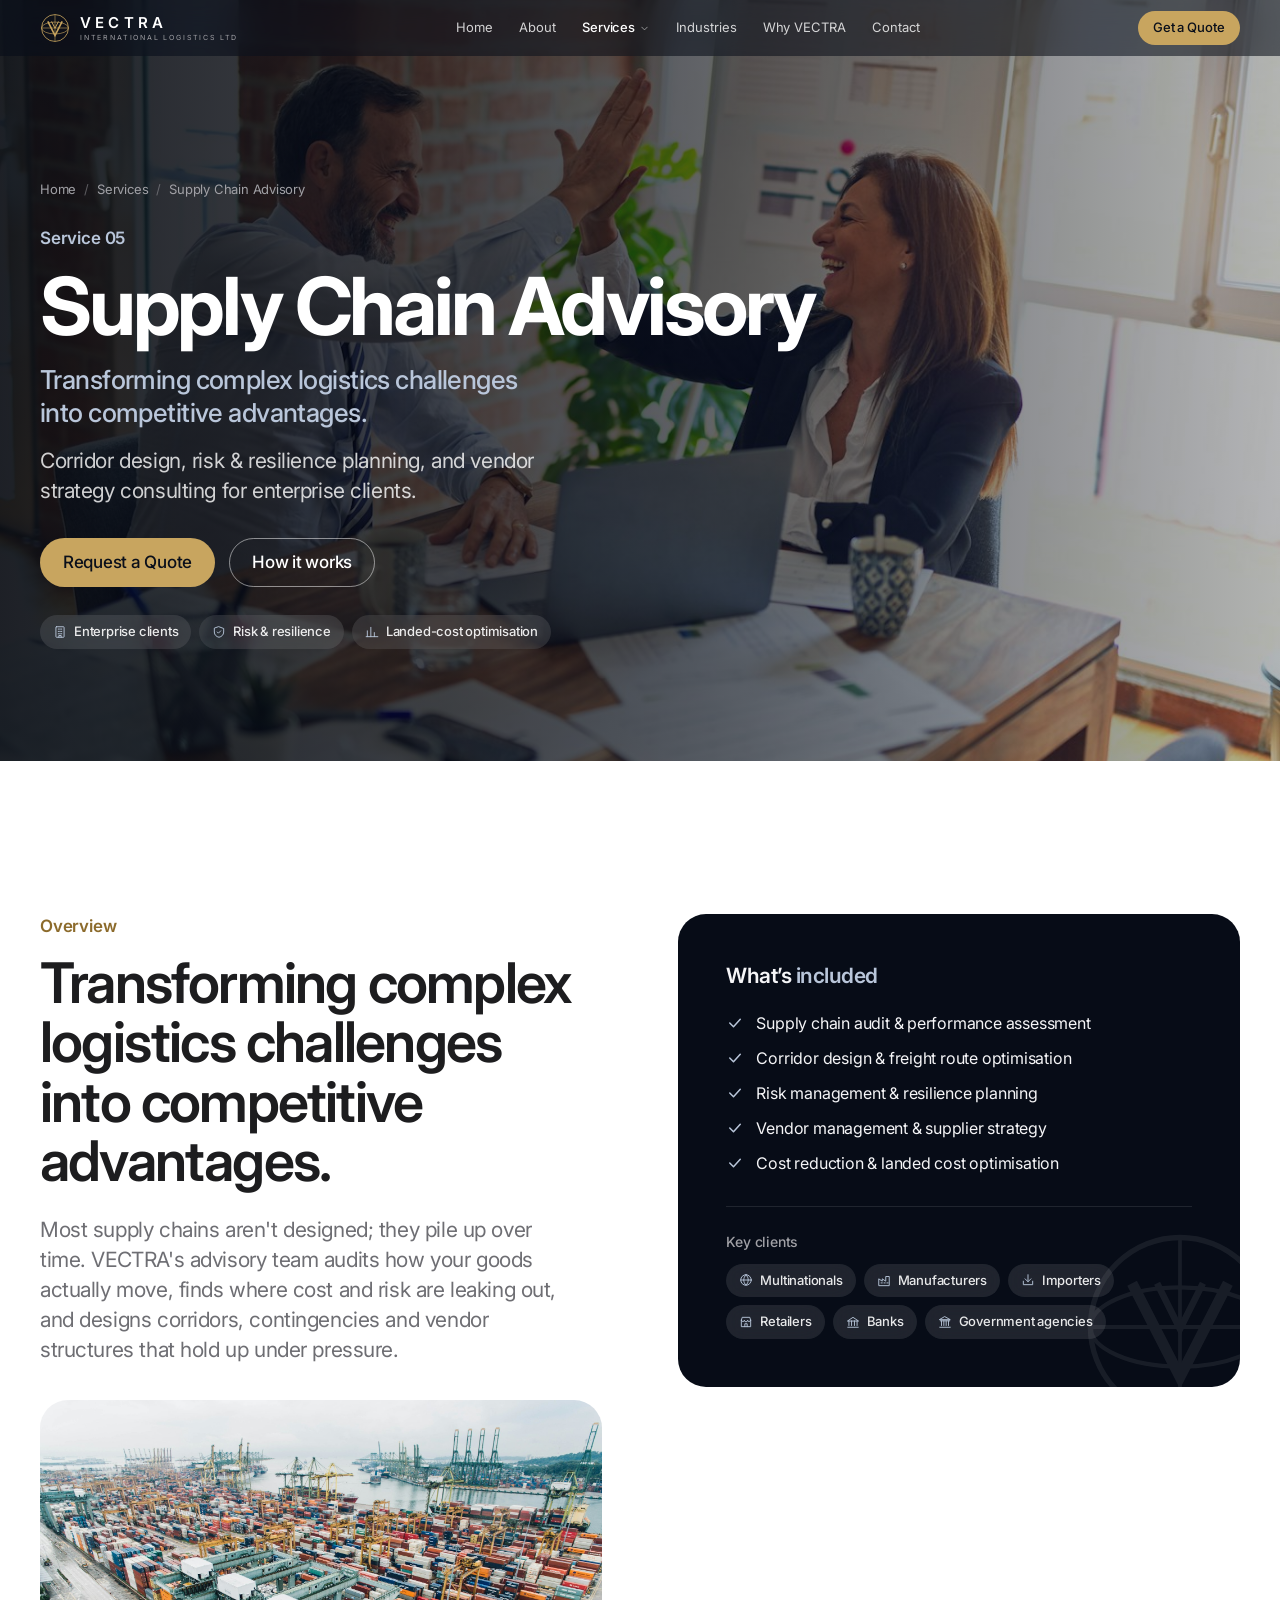
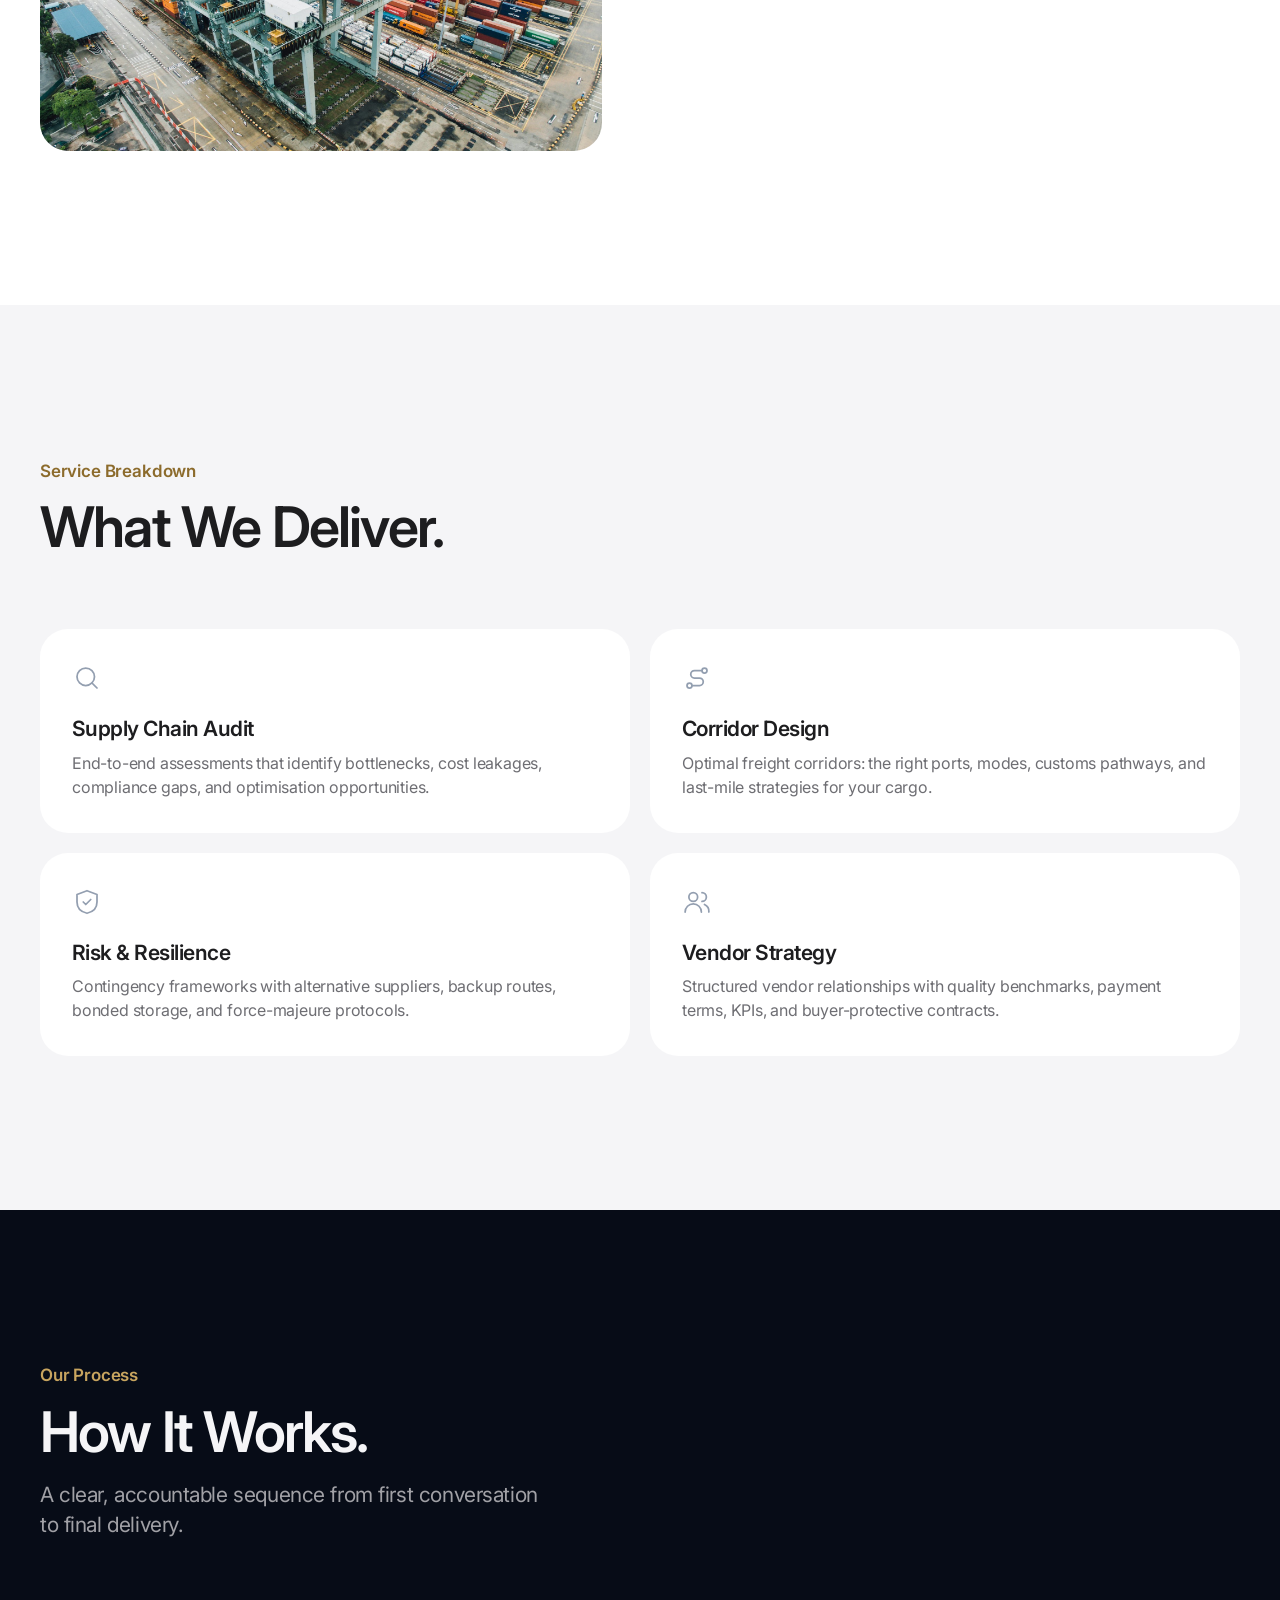
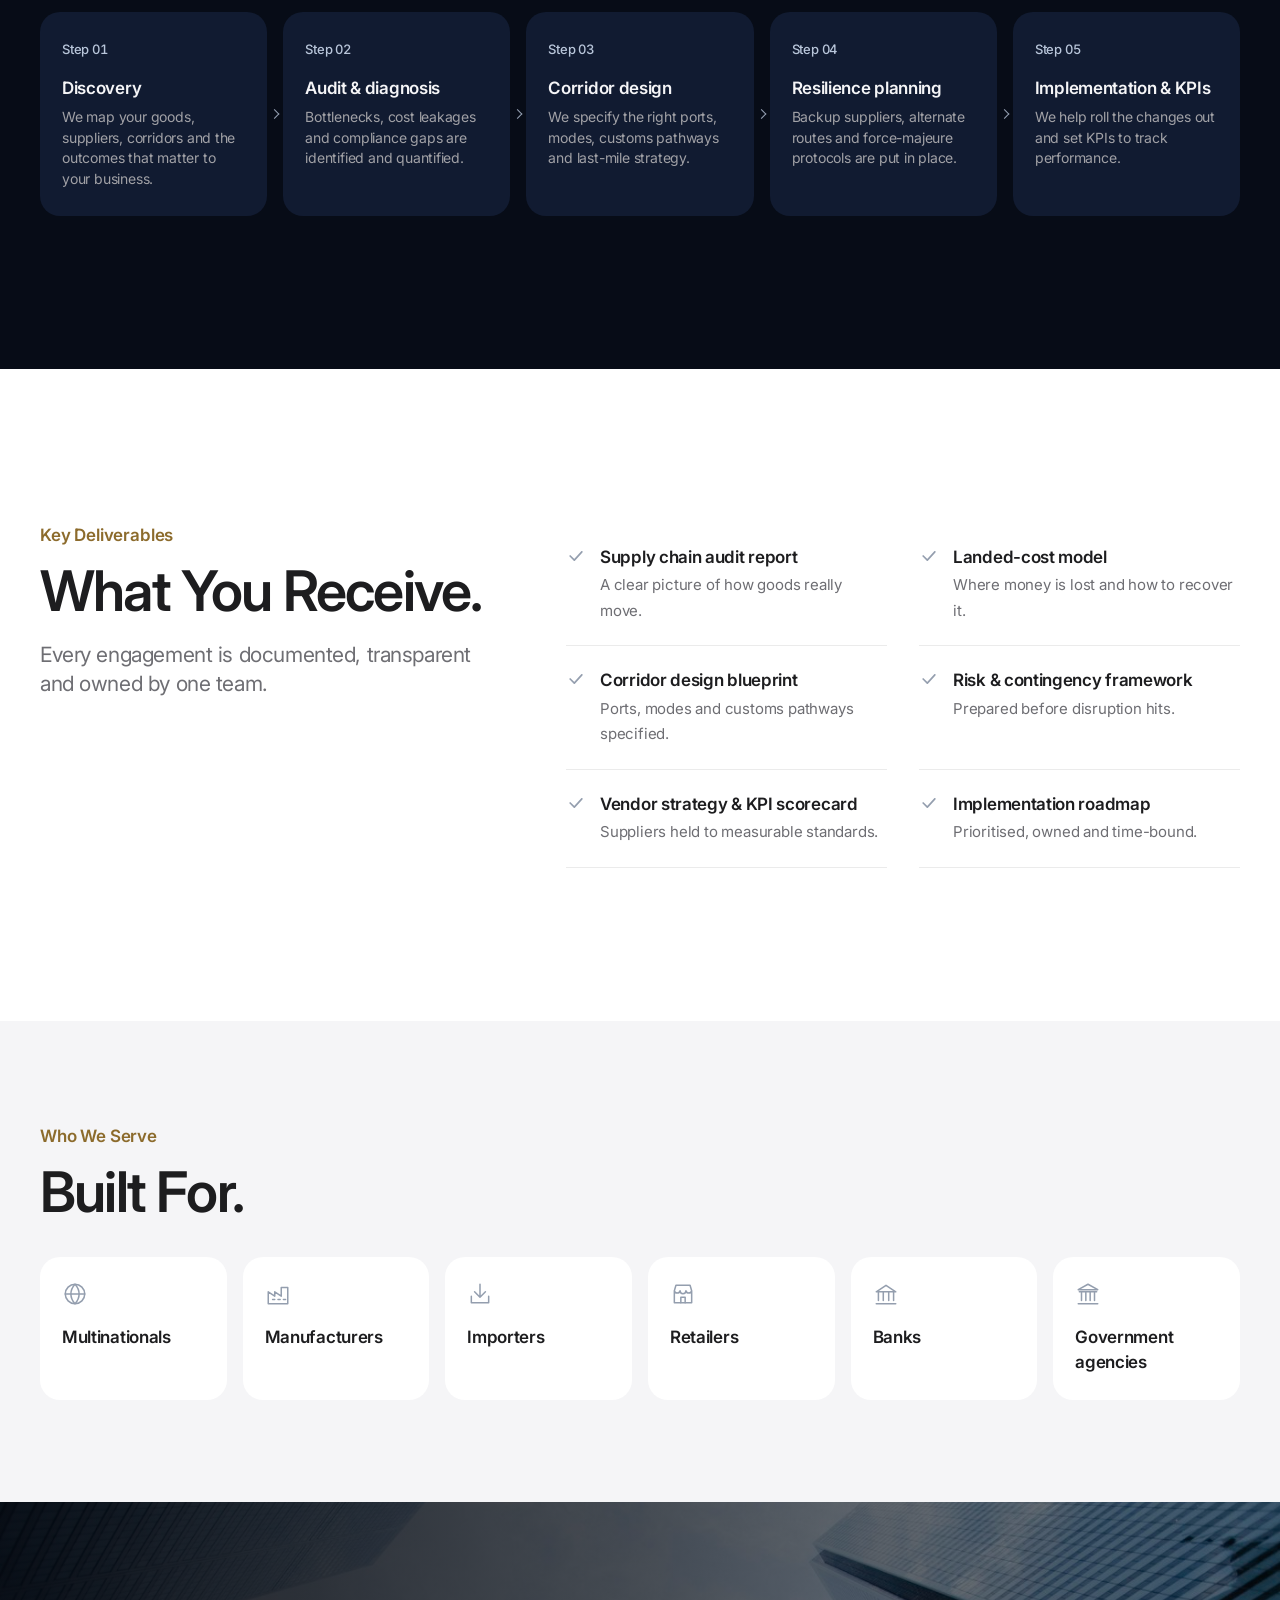
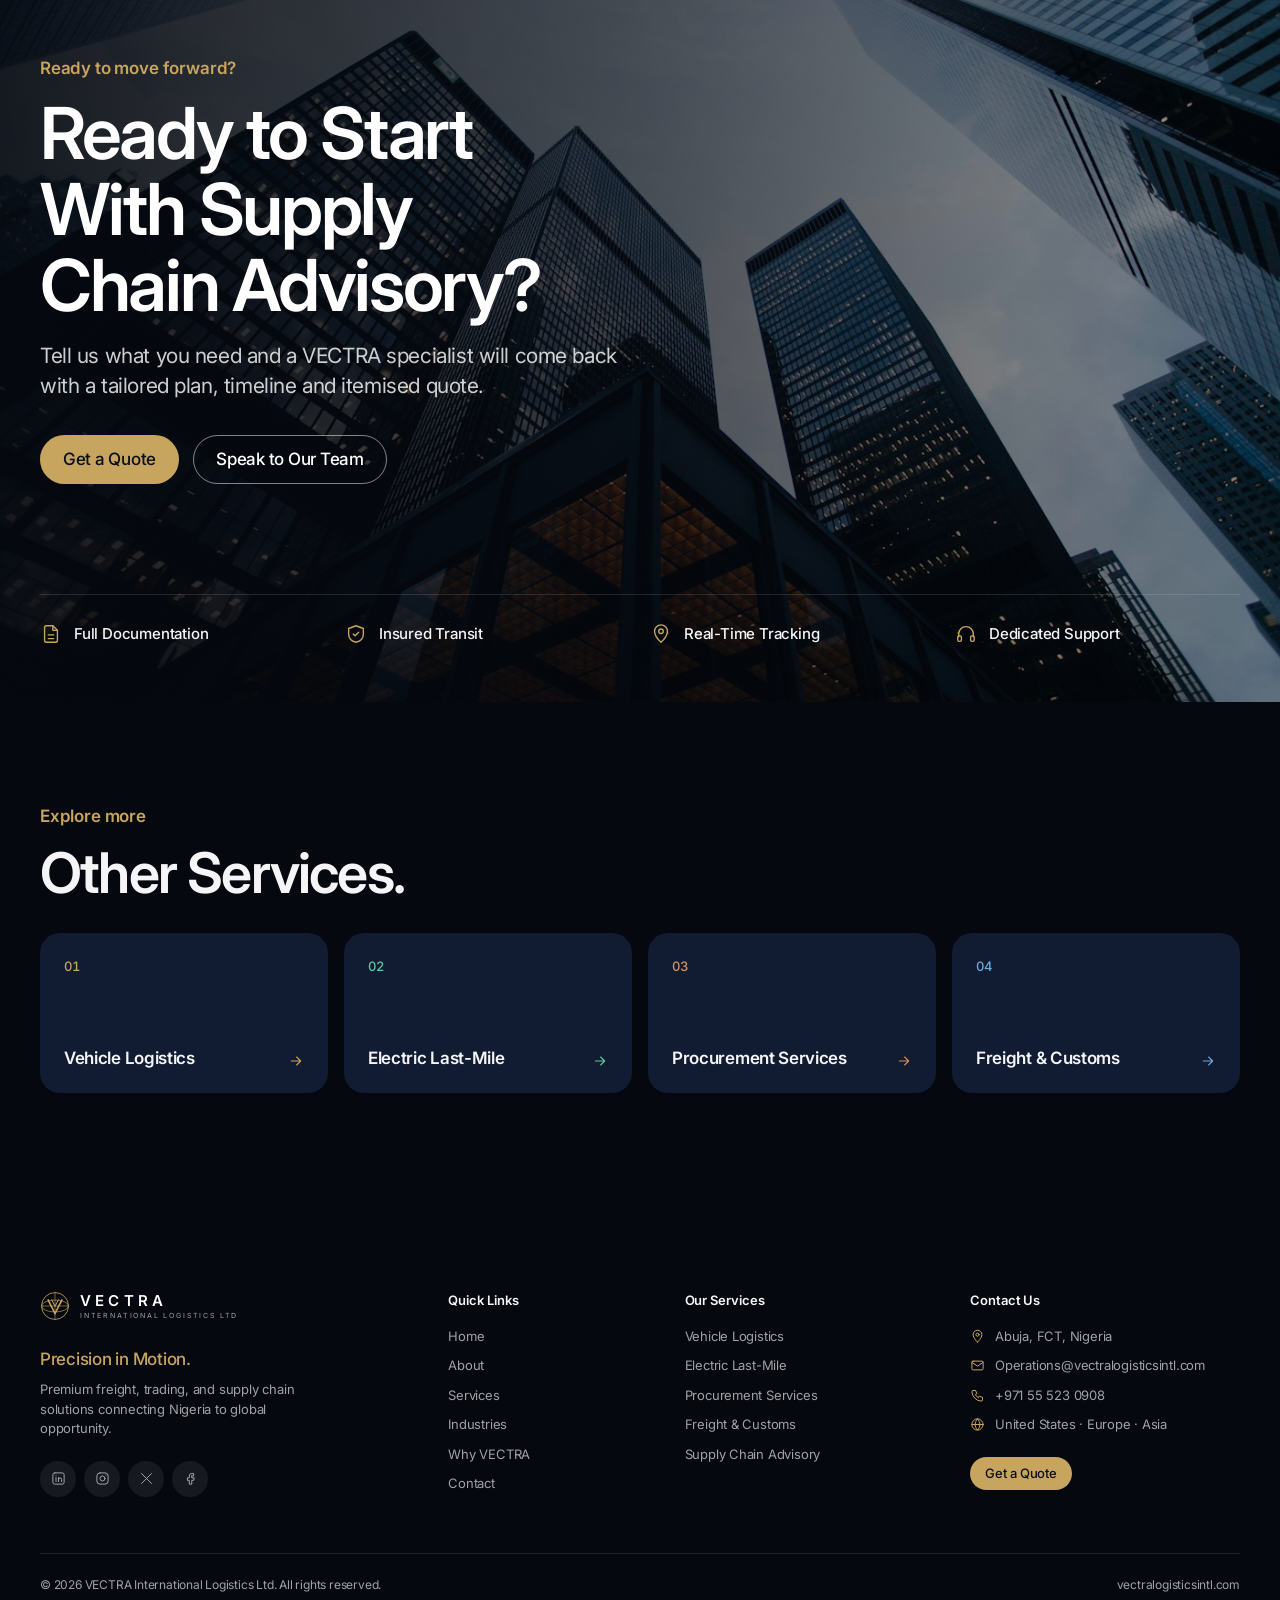
<file: supply-chain-advisory.html>
<!DOCTYPE html>
<html lang="en" class="no-js">
<head>
<meta charset="utf-8">
<meta name="viewport" content="width=device-width, initial-scale=1">
<title>Supply Chain Advisory | VECTRA International Logistics</title>
<meta name="description" content="Supply Chain Advisory by VECTRA International Logistics: Corridor design, risk &amp; resilience planning, and vendor strategy consulting for enterprise clients.">
<meta name="theme-color" content="#05080f">
<link rel="canonical" href="https://vectralogisticsintl.com/supply-chain-advisory.html">
<meta property="og:type" content="website">
<meta property="og:site_name" content="VECTRA International Logistics Ltd">
<meta property="og:title" content="Supply Chain Advisory | VECTRA International Logistics">
<meta property="og:description" content="Supply Chain Advisory by VECTRA International Logistics: Corridor design, risk &amp; resilience planning, and vendor strategy consulting for enterprise clients.">
<meta property="og:url" content="https://vectralogisticsintl.com/supply-chain-advisory.html">
<meta property="og:image" content="https://vectralogisticsintl.com/images/port-cranes.jpg">
<link rel="icon" href="data:image/svg+xml,%3Csvg xmlns='http://www.w3.org/2000/svg' viewBox='0 0 48 48'%3E%3Crect width='48' height='48' rx='10' fill='%230a1729'/%3E%3Cg fill='none' stroke='%23c9a45c'%3E%3Ccircle cx='24' cy='24' r='18' stroke-width='1.6'/%3E%3Cpath d='M14.5 15L24 34l9.5-19' stroke-width='3.4'/%3E%3C/g%3E%3C/svg%3E">
<link rel="preconnect" href="https://fonts.googleapis.com">
<link rel="preconnect" href="https://fonts.gstatic.com" crossorigin>
<link href="https://fonts.googleapis.com/css2?family=Inter:opsz,wght@14..32,400;14..32,500;14..32,600;14..32,700&display=swap" rel="stylesheet">
<link rel="stylesheet" href="css/styles.css">
</head>
<body style="--accent:#b9c6da">
<a class="skip-link" href="#main">Skip to content</a>
<header class="site-header">
  <div class="container nav">
    <a class="brand" href="index.html" aria-label="VECTRA International Logistics, home"><svg class="brand__mark" viewBox="0 0 48 48" fill="none" stroke="currentColor" aria-hidden="true"><circle cx="24" cy="24" r="21.5" stroke-width="1.3"/><ellipse cx="24" cy="24" rx="21.5" ry="9.5" stroke-width="1"/><path d="M24 2.5v43M2.5 24h43" stroke-width="0.9"/><path d="M12.5 13.5L24 36l11.5-22.5" stroke-width="2.6"/><path d="M18.5 13.5L24 24.5l5.5-11" stroke-width="1.6"/></svg><span class="brand__text"><span class="brand__name">VECTRA</span><span class="brand__sub">INTERNATIONAL LOGISTICS LTD</span></span></a>
    <nav aria-label="Primary"><ul class="nav__links"><li><a href="index.html">Home</a></li><li><a href="about.html">About</a></li><li class="has-dropdown is-active"><a class="nav__toggle" href="services.html">Services <svg viewBox="0 0 24 24" fill="none" stroke="currentColor" stroke-width="1.6" stroke-linecap="round" stroke-linejoin="round" aria-hidden="true"><path d="M6 9l6 6 6-6"/></svg></a><ul class="dropdown"><li><a href="vehicle-logistics.html"><span class="num">01</span>Vehicle Logistics</a></li><li><a href="electric-last-mile.html"><span class="num">02</span>Electric Last-Mile</a></li><li><a href="procurement.html"><span class="num">03</span>Procurement Services</a></li><li><a href="freight-customs.html"><span class="num">04</span>Freight & Customs</a></li><li><a href="supply-chain-advisory.html"><span class="num">05</span>Supply Chain Advisory</a></li><li><a class="all" href="services.html">All services <svg viewBox="0 0 24 24" fill="none" stroke="currentColor" stroke-width="1.6" stroke-linecap="round" stroke-linejoin="round" aria-hidden="true"><path d="M5 12h14M13 6l6 6-6 6"/></svg></a></li></ul></li><li><a href="industries.html">Industries</a></li><li><a href="why-vectra.html">Why VECTRA</a></li><li><a href="contact.html">Contact</a></li></ul></nav>
    <div class="nav__cta">
      <a class="btn btn--gold btn--sm" href="contact.html">Get a Quote <svg viewBox="0 0 24 24" fill="none" stroke="currentColor" stroke-width="1.6" stroke-linecap="round" stroke-linejoin="round" aria-hidden="true"><path d="M5 12h14M13 6l6 6-6 6"/></svg></a>
      <button class="menu-btn" type="button" data-menu-open aria-controls="mobile-nav" aria-expanded="false" aria-label="Open menu"><svg viewBox="0 0 24 24" fill="none" stroke="currentColor" stroke-width="1.6" stroke-linecap="round" stroke-linejoin="round" aria-hidden="true"><path d="M4 7h16M4 12h16M4 17h16"/></svg></button>
    </div>
  </div>
</header>
<div class="mobile-nav" id="mobile-nav" aria-hidden="true">
  <div class="mobile-nav__top"><a class="brand" href="index.html" aria-label="VECTRA International Logistics, home"><svg class="brand__mark" viewBox="0 0 48 48" fill="none" stroke="currentColor" aria-hidden="true"><circle cx="24" cy="24" r="21.5" stroke-width="1.3"/><ellipse cx="24" cy="24" rx="21.5" ry="9.5" stroke-width="1"/><path d="M24 2.5v43M2.5 24h43" stroke-width="0.9"/><path d="M12.5 13.5L24 36l11.5-22.5" stroke-width="2.6"/><path d="M18.5 13.5L24 24.5l5.5-11" stroke-width="1.6"/></svg><span class="brand__text"><span class="brand__name">VECTRA</span><span class="brand__sub">INTERNATIONAL LOGISTICS LTD</span></span></a><button class="menu-btn" type="button" data-menu-close aria-label="Close menu" style="display:grid"><svg viewBox="0 0 24 24" fill="none" stroke="currentColor" stroke-width="1.6" stroke-linecap="round" stroke-linejoin="round" aria-hidden="true"><path d="M6 6l12 12M18 6L6 18"/></svg></button></div>
  <ul><li><a href="index.html">Home</a></li><li><a href="about.html">About</a></li><li><a href="services.html">Services</a><div class="sub"><a href="vehicle-logistics.html">01 &nbsp;Vehicle Logistics</a><a href="electric-last-mile.html">02 &nbsp;Electric Last-Mile</a><a href="procurement.html">03 &nbsp;Procurement Services</a><a href="freight-customs.html">04 &nbsp;Freight & Customs</a><a href="supply-chain-advisory.html">05 &nbsp;Supply Chain Advisory</a></div></li><li><a href="industries.html">Industries</a></li><li><a href="why-vectra.html">Why VECTRA</a></li><li><a href="contact.html">Contact</a></li></ul>
  <a class="btn btn--gold" href="contact.html">Get a Quote <svg viewBox="0 0 24 24" fill="none" stroke="currentColor" stroke-width="1.6" stroke-linecap="round" stroke-linejoin="round" aria-hidden="true"><path d="M5 12h14M13 6l6 6-6 6"/></svg></a>
</div>
<main id="main">
<section class="page-hero svc-hero">
  <div class="page-hero__bg"><img src="images/meeting.jpg" alt="" fetchpriority="high"></div>
  <div class="container">
    <nav class="crumbs" aria-label="Breadcrumb"><a href="index.html">Home</a><span aria-hidden="true">/</span><a href="services.html">Services</a><span aria-hidden="true">/</span><span>Supply Chain Advisory</span></nav>
    <p class="eyebrow">Service 05</p>
    <h1>Supply Chain Advisory</h1>
    <p class="tagline">Transforming complex logistics challenges into competitive advantages.</p>
    <p class="lead">Corridor design, risk & resilience planning, and vendor strategy consulting for enterprise clients.</p>
    <div class="btn-row"><a class="btn btn--gold" href="contact.html?service=advisory">Request a Quote <svg viewBox="0 0 24 24" fill="none" stroke="currentColor" stroke-width="1.6" stroke-linecap="round" stroke-linejoin="round" aria-hidden="true"><path d="M5 12h14M13 6l6 6-6 6"/></svg></a><a class="btn btn--ghost" href="#process">How it works</a></div>
    <div class="svc-hero__meta"><span class="chip"><svg viewBox="0 0 24 24" fill="none" stroke="currentColor" stroke-width="1.6" stroke-linecap="round" stroke-linejoin="round" aria-hidden="true"><rect x="5" y="3" width="14" height="18" rx="1"/><path d="M9 7h2M13 7h2M9 11h2M13 11h2M9 15h2M13 15h2M10 21v-3h4v3"/></svg>Enterprise clients</span><span class="chip"><svg viewBox="0 0 24 24" fill="none" stroke="currentColor" stroke-width="1.6" stroke-linecap="round" stroke-linejoin="round" aria-hidden="true"><path d="M12 3l8 3v6c0 5-3.5 8-8 9-4.5-1-8-4-8-9V6z"/><path d="M9 12l2 2 4-4"/></svg>Risk & resilience</span><span class="chip"><svg viewBox="0 0 24 24" fill="none" stroke="currentColor" stroke-width="1.6" stroke-linecap="round" stroke-linejoin="round" aria-hidden="true"><path d="M4 20V10M10 20V4M16 20v-7M22 20H2"/></svg>Landed-cost optimisation</span></div>
  </div>
</section>

<section class="section section--white">
  <div class="container split" style="align-items:start">
    <div class="reveal">
      <p class="eyebrow">Overview</p>
      <h2>Transforming complex logistics challenges into competitive advantages.</h2>
      <p class="lead" style="margin-top:24px">Most supply chains aren't designed; they pile up over time. VECTRA's advisory team audits how your goods actually move, finds where cost and risk are leaking out, and designs corridors, contingencies and vendor structures that hold up under pressure.</p>
      <div class="gallery-strip" style="margin-top:36px;grid-template-columns:1fr">
        <figure><img src="images/port-aerial.jpg" alt="" loading="lazy"></figure>
      </div>
    </div>
    <aside class="overview-card reveal" style="--d:.12s">
      <h3>What’s <span>included</span></h3>
      <ul class="bullets"><li><svg viewBox="0 0 24 24" fill="none" stroke="currentColor" stroke-width="1.6" stroke-linecap="round" stroke-linejoin="round" aria-hidden="true"><path d="M5 12l5 5 9-10"/></svg><span>Supply chain audit & performance assessment</span></li><li><svg viewBox="0 0 24 24" fill="none" stroke="currentColor" stroke-width="1.6" stroke-linecap="round" stroke-linejoin="round" aria-hidden="true"><path d="M5 12l5 5 9-10"/></svg><span>Corridor design & freight route optimisation</span></li><li><svg viewBox="0 0 24 24" fill="none" stroke="currentColor" stroke-width="1.6" stroke-linecap="round" stroke-linejoin="round" aria-hidden="true"><path d="M5 12l5 5 9-10"/></svg><span>Risk management & resilience planning</span></li><li><svg viewBox="0 0 24 24" fill="none" stroke="currentColor" stroke-width="1.6" stroke-linecap="round" stroke-linejoin="round" aria-hidden="true"><path d="M5 12l5 5 9-10"/></svg><span>Vendor management & supplier strategy</span></li><li><svg viewBox="0 0 24 24" fill="none" stroke="currentColor" stroke-width="1.6" stroke-linecap="round" stroke-linejoin="round" aria-hidden="true"><path d="M5 12l5 5 9-10"/></svg><span>Cost reduction & landed cost optimisation</span></li></ul>
      <div class="overview-card__clients">
        <h4>Key clients</h4>
        <div class="chips"><span class="chip"><svg viewBox="0 0 24 24" fill="none" stroke="currentColor" stroke-width="1.6" stroke-linecap="round" stroke-linejoin="round" aria-hidden="true"><circle cx="12" cy="12" r="9"/><path d="M3 12h18M12 3c2.5 2.7 3.8 5.7 3.8 9s-1.3 6.3-3.8 9c-2.5-2.7-3.8-5.7-3.8-9S9.5 5.7 12 3z"/></svg>Multinationals</span><span class="chip"><svg viewBox="0 0 24 24" fill="none" stroke="currentColor" stroke-width="1.6" stroke-linecap="round" stroke-linejoin="round" aria-hidden="true"><path d="M3 21V10l6 4v-4l6 4V6h6v15z"/><path d="M7 17h2M12 17h2M17 17h2"/></svg>Manufacturers</span><span class="chip"><svg viewBox="0 0 24 24" fill="none" stroke="currentColor" stroke-width="1.6" stroke-linecap="round" stroke-linejoin="round" aria-hidden="true"><path d="M12 3v12M7 10l5 5 5-5"/><path d="M4 14v6h16v-6"/></svg>Importers</span><span class="chip"><svg viewBox="0 0 24 24" fill="none" stroke="currentColor" stroke-width="1.6" stroke-linecap="round" stroke-linejoin="round" aria-hidden="true"><path d="M4 9l1.5-5h13L20 9M4 9v11h16V9M4 9a2.7 2.7 0 0 0 5.3 0 2.7 2.7 0 0 0 5.4 0 2.7 2.7 0 0 0 5.3 0"/><path d="M10 20v-5h4v5"/></svg>Retailers</span><span class="chip"><svg viewBox="0 0 24 24" fill="none" stroke="currentColor" stroke-width="1.6" stroke-linecap="round" stroke-linejoin="round" aria-hidden="true"><path d="M3 21h18M5 10v8M9.5 10v8M14.5 10v8M19 10v8M3 10l9-6 9 6z"/></svg>Banks</span><span class="chip"><svg viewBox="0 0 24 24" fill="none" stroke="currentColor" stroke-width="1.6" stroke-linecap="round" stroke-linejoin="round" aria-hidden="true"><path d="M3 21h18M4 10h16M12 3l9 5H3z"/><path d="M6 10v8M10 10v8M14 10v8M18 10v8"/></svg>Government agencies</span></div>
      </div>
      <svg class="mv-card__mark" viewBox="0 0 48 48" fill="none" stroke="currentColor" aria-hidden="true"><circle cx="24" cy="24" r="21.5" stroke-width="1.3"/><ellipse cx="24" cy="24" rx="21.5" ry="9.5" stroke-width="1"/><path d="M24 2.5v43M2.5 24h43" stroke-width="0.9"/><path d="M12.5 13.5L24 36l11.5-22.5" stroke-width="2.6"/><path d="M18.5 13.5L24 24.5l5.5-11" stroke-width="1.6"/></svg>
    </aside>
  </div>
</section>

<section class="section section--cream">
  <div class="container">
    <div class="section-head reveal">
      <p class="eyebrow">Service Breakdown</p>
      <h2>What We Deliver.</h2>
    </div>
    <div class="breakdown"><article class="breakdown__item reveal" style="--d:0.00s"><div class="icon-circle"><svg viewBox="0 0 24 24" fill="none" stroke="currentColor" stroke-width="1.6" stroke-linecap="round" stroke-linejoin="round" aria-hidden="true"><circle cx="11" cy="11" r="7"/><path d="M20 20l-4-4"/></svg></div><div><h3>Supply Chain Audit</h3><p>End-to-end assessments that identify bottlenecks, cost leakages, compliance gaps, and optimisation opportunities.</p></div></article><article class="breakdown__item reveal" style="--d:0.08s"><div class="icon-circle"><svg viewBox="0 0 24 24" fill="none" stroke="currentColor" stroke-width="1.6" stroke-linecap="round" stroke-linejoin="round" aria-hidden="true"><circle cx="6" cy="18" r="2"/><circle cx="18" cy="6" r="2"/><path d="M8 18h6a3 3 0 0 0 0-6h-4a3 3 0 0 1 0-6h6"/></svg></div><div><h3>Corridor Design</h3><p>Optimal freight corridors: the right ports, modes, customs pathways, and last-mile strategies for your cargo.</p></div></article><article class="breakdown__item reveal" style="--d:0.16s"><div class="icon-circle"><svg viewBox="0 0 24 24" fill="none" stroke="currentColor" stroke-width="1.6" stroke-linecap="round" stroke-linejoin="round" aria-hidden="true"><path d="M12 3l8 3v6c0 5-3.5 8-8 9-4.5-1-8-4-8-9V6z"/><path d="M9 12l2 2 4-4"/></svg></div><div><h3>Risk & Resilience</h3><p>Contingency frameworks with alternative suppliers, backup routes, bonded storage, and force-majeure protocols.</p></div></article><article class="breakdown__item reveal" style="--d:0.24s"><div class="icon-circle"><svg viewBox="0 0 24 24" fill="none" stroke="currentColor" stroke-width="1.6" stroke-linecap="round" stroke-linejoin="round" aria-hidden="true"><circle cx="9" cy="8" r="3.5"/><path d="M2.5 20a6.5 6.5 0 0 1 13 0"/><path d="M16 4.5a3.5 3.5 0 0 1 0 7M18 14a6 6 0 0 1 3.5 6"/></svg></div><div><h3>Vendor Strategy</h3><p>Structured vendor relationships with quality benchmarks, payment terms, KPIs, and buyer-protective contracts.</p></div></article></div>
  </div>
</section>

<section class="section dark" id="process">
  <div class="container">
    <div class="section-head reveal">
      <p class="eyebrow">Our Process</p>
      <h2>How It Works.</h2>
      <p class="lead">A clear, accountable sequence from first conversation to final delivery.</p>
    </div>
    <ol class="process" style="padding:0;margin:0"><li class="reveal" style="--d:0.00s"><span class="process__step">Step 01</span><h3>Discovery</h3><p>We map your goods, suppliers, corridors and the outcomes that matter to your business.</p></li><li class="reveal" style="--d:0.07s"><span class="process__step">Step 02</span><h3>Audit & diagnosis</h3><p>Bottlenecks, cost leakages and compliance gaps are identified and quantified.</p></li><li class="reveal" style="--d:0.14s"><span class="process__step">Step 03</span><h3>Corridor design</h3><p>We specify the right ports, modes, customs pathways and last-mile strategy.</p></li><li class="reveal" style="--d:0.21s"><span class="process__step">Step 04</span><h3>Resilience planning</h3><p>Backup suppliers, alternate routes and force-majeure protocols are put in place.</p></li><li class="reveal" style="--d:0.28s"><span class="process__step">Step 05</span><h3>Implementation & KPIs</h3><p>We help roll the changes out and set KPIs to track performance.</p></li></ol>
  </div>
</section>

<section class="section section--white">
  <div class="container">
    <div class="split split--map" style="align-items:start">
      <div class="section-head reveal" style="margin:0">
        <p class="eyebrow">Key Deliverables</p>
        <h2>What You Receive.</h2>
        <p class="lead">Every engagement is documented, transparent and owned by one team.</p>
      </div>
      <ul class="deliverables deliverables--2" style="padding:0;margin:0"><li class="reveal"><svg viewBox="0 0 24 24" fill="none" stroke="currentColor" stroke-width="1.6" stroke-linecap="round" stroke-linejoin="round" aria-hidden="true"><path d="M5 12l5 5 9-10"/></svg><div><strong>Supply chain audit report</strong><span>A clear picture of how goods really move.</span></div></li><li class="reveal"><svg viewBox="0 0 24 24" fill="none" stroke="currentColor" stroke-width="1.6" stroke-linecap="round" stroke-linejoin="round" aria-hidden="true"><path d="M5 12l5 5 9-10"/></svg><div><strong>Landed-cost model</strong><span>Where money is lost and how to recover it.</span></div></li><li class="reveal"><svg viewBox="0 0 24 24" fill="none" stroke="currentColor" stroke-width="1.6" stroke-linecap="round" stroke-linejoin="round" aria-hidden="true"><path d="M5 12l5 5 9-10"/></svg><div><strong>Corridor design blueprint</strong><span>Ports, modes and customs pathways specified.</span></div></li><li class="reveal"><svg viewBox="0 0 24 24" fill="none" stroke="currentColor" stroke-width="1.6" stroke-linecap="round" stroke-linejoin="round" aria-hidden="true"><path d="M5 12l5 5 9-10"/></svg><div><strong>Risk & contingency framework</strong><span>Prepared before disruption hits.</span></div></li><li class="reveal"><svg viewBox="0 0 24 24" fill="none" stroke="currentColor" stroke-width="1.6" stroke-linecap="round" stroke-linejoin="round" aria-hidden="true"><path d="M5 12l5 5 9-10"/></svg><div><strong>Vendor strategy & KPI scorecard</strong><span>Suppliers held to measurable standards.</span></div></li><li class="reveal"><svg viewBox="0 0 24 24" fill="none" stroke="currentColor" stroke-width="1.6" stroke-linecap="round" stroke-linejoin="round" aria-hidden="true"><path d="M5 12l5 5 9-10"/></svg><div><strong>Implementation roadmap</strong><span>Prioritised, owned and time-bound.</span></div></li></ul>
    </div>
  </div>
</section>

<section class="section section--cream section--tight">
  <div class="container">
    <div class="section-head reveal" style="margin-bottom:34px">
      <p class="eyebrow">Who We Serve</p>
      <h2>Built For.</h2>
    </div>
    <div class="clients"><div class="client reveal" style="--d:0.00s"><div class="icon-circle"><svg viewBox="0 0 24 24" fill="none" stroke="currentColor" stroke-width="1.6" stroke-linecap="round" stroke-linejoin="round" aria-hidden="true"><circle cx="12" cy="12" r="9"/><path d="M3 12h18M12 3c2.5 2.7 3.8 5.7 3.8 9s-1.3 6.3-3.8 9c-2.5-2.7-3.8-5.7-3.8-9S9.5 5.7 12 3z"/></svg></div><strong>Multinationals</strong></div><div class="client reveal" style="--d:0.06s"><div class="icon-circle"><svg viewBox="0 0 24 24" fill="none" stroke="currentColor" stroke-width="1.6" stroke-linecap="round" stroke-linejoin="round" aria-hidden="true"><path d="M3 21V10l6 4v-4l6 4V6h6v15z"/><path d="M7 17h2M12 17h2M17 17h2"/></svg></div><strong>Manufacturers</strong></div><div class="client reveal" style="--d:0.12s"><div class="icon-circle"><svg viewBox="0 0 24 24" fill="none" stroke="currentColor" stroke-width="1.6" stroke-linecap="round" stroke-linejoin="round" aria-hidden="true"><path d="M12 3v12M7 10l5 5 5-5"/><path d="M4 14v6h16v-6"/></svg></div><strong>Importers</strong></div><div class="client reveal" style="--d:0.18s"><div class="icon-circle"><svg viewBox="0 0 24 24" fill="none" stroke="currentColor" stroke-width="1.6" stroke-linecap="round" stroke-linejoin="round" aria-hidden="true"><path d="M4 9l1.5-5h13L20 9M4 9v11h16V9M4 9a2.7 2.7 0 0 0 5.3 0 2.7 2.7 0 0 0 5.4 0 2.7 2.7 0 0 0 5.3 0"/><path d="M10 20v-5h4v5"/></svg></div><strong>Retailers</strong></div><div class="client reveal" style="--d:0.24s"><div class="icon-circle"><svg viewBox="0 0 24 24" fill="none" stroke="currentColor" stroke-width="1.6" stroke-linecap="round" stroke-linejoin="round" aria-hidden="true"><path d="M3 21h18M5 10v8M9.5 10v8M14.5 10v8M19 10v8M3 10l9-6 9 6z"/></svg></div><strong>Banks</strong></div><div class="client reveal" style="--d:0.30s"><div class="icon-circle"><svg viewBox="0 0 24 24" fill="none" stroke="currentColor" stroke-width="1.6" stroke-linecap="round" stroke-linejoin="round" aria-hidden="true"><path d="M3 21h18M4 10h16M12 3l9 5H3z"/><path d="M6 10v8M10 10v8M14 10v8M18 10v8"/></svg></div><strong>Government agencies</strong></div></div>
  </div>
</section>

<section class="cta">
  <div class="cta__bg"><img src="images/office.jpg" alt="" loading="lazy"></div>
  <div class="container">
    <div class="reveal" style="max-width:720px">
      <p class="eyebrow">Ready to move forward?</p>
      <h2>Ready to Start With Supply Chain Advisory?</h2>
      <p class="lead">Tell us what you need and a VECTRA specialist will come back with a tailored plan, timeline and itemised quote.</p>
      <div class="btn-row">
        <a class="btn btn--gold" href="contact.html?service=advisory">Get a Quote <svg viewBox="0 0 24 24" fill="none" stroke="currentColor" stroke-width="1.6" stroke-linecap="round" stroke-linejoin="round" aria-hidden="true"><path d="M5 12h14M13 6l6 6-6 6"/></svg></a>
        <a class="btn btn--ghost" href="mailto:Operations@vectralogisticsintl.com">Speak to Our Team</a>
      </div>
    </div>
    <ul class="assurances">
      <li><svg viewBox="0 0 24 24" fill="none" stroke="currentColor" stroke-width="1.6" stroke-linecap="round" stroke-linejoin="round" aria-hidden="true"><path d="M14 3H7a2 2 0 0 0-2 2v14a2 2 0 0 0 2 2h10a2 2 0 0 0 2-2V8z"/><path d="M14 3v5h5M9 13h6M9 17h6"/></svg>Full Documentation</li>
      <li><svg viewBox="0 0 24 24" fill="none" stroke="currentColor" stroke-width="1.6" stroke-linecap="round" stroke-linejoin="round" aria-hidden="true"><path d="M12 3l8 3v6c0 5-3.5 8-8 9-4.5-1-8-4-8-9V6z"/><path d="M9 12l2 2 4-4"/></svg>Insured Transit</li>
      <li><svg viewBox="0 0 24 24" fill="none" stroke="currentColor" stroke-width="1.6" stroke-linecap="round" stroke-linejoin="round" aria-hidden="true"><path d="M12 21s-7-6.2-7-12a7 7 0 0 1 14 0c0 5.8-7 12-7 12z"/><circle cx="12" cy="9" r="2.5"/></svg>Real-Time Tracking</li>
      <li><svg viewBox="0 0 24 24" fill="none" stroke="currentColor" stroke-width="1.6" stroke-linecap="round" stroke-linejoin="round" aria-hidden="true"><path d="M4 15v-3a8 8 0 0 1 16 0v3"/><rect x="3" y="14" width="4" height="6" rx="1.5"/><rect x="17" y="14" width="4" height="6" rx="1.5"/></svg>Dedicated Support</li>
    </ul>
  </div>
</section>

<section class="section section--tight dark dark--deep">
  <div class="container">
    <div class="section-head reveal" style="margin-bottom:30px"><p class="eyebrow">Explore more</p><h2>Other Services.</h2></div>
    <div class="other-svcs"><a class="other-svc" style="--svc-accent:#c9a45c" href="vehicle-logistics.html"><span class="n">01</span><div class="row"><h3>Vehicle Logistics</h3><svg viewBox="0 0 24 24" fill="none" stroke="currentColor" stroke-width="1.6" stroke-linecap="round" stroke-linejoin="round" aria-hidden="true"><path d="M5 12h14M13 6l6 6-6 6"/></svg></div></a><a class="other-svc" style="--svc-accent:#5fc9a0" href="electric-last-mile.html"><span class="n">02</span><div class="row"><h3>Electric Last-Mile</h3><svg viewBox="0 0 24 24" fill="none" stroke="currentColor" stroke-width="1.6" stroke-linecap="round" stroke-linejoin="round" aria-hidden="true"><path d="M5 12h14M13 6l6 6-6 6"/></svg></div></a><a class="other-svc" style="--svc-accent:#d6905f" href="procurement.html"><span class="n">03</span><div class="row"><h3>Procurement Services</h3><svg viewBox="0 0 24 24" fill="none" stroke="currentColor" stroke-width="1.6" stroke-linecap="round" stroke-linejoin="round" aria-hidden="true"><path d="M5 12h14M13 6l6 6-6 6"/></svg></div></a><a class="other-svc" style="--svc-accent:#6fa8dc" href="freight-customs.html"><span class="n">04</span><div class="row"><h3>Freight & Customs</h3><svg viewBox="0 0 24 24" fill="none" stroke="currentColor" stroke-width="1.6" stroke-linecap="round" stroke-linejoin="round" aria-hidden="true"><path d="M5 12h14M13 6l6 6-6 6"/></svg></div></a></div>
  </div>
</section>
</main>
<footer class="site-footer">
  <div class="container">
    <div class="footer-grid">
      <div class="footer-brand">
        <a class="brand" href="index.html" aria-label="VECTRA home"><svg class="brand__mark" viewBox="0 0 48 48" fill="none" stroke="currentColor" aria-hidden="true"><circle cx="24" cy="24" r="21.5" stroke-width="1.3"/><ellipse cx="24" cy="24" rx="21.5" ry="9.5" stroke-width="1"/><path d="M24 2.5v43M2.5 24h43" stroke-width="0.9"/><path d="M12.5 13.5L24 36l11.5-22.5" stroke-width="2.6"/><path d="M18.5 13.5L24 24.5l5.5-11" stroke-width="1.6"/></svg><span class="brand__text"><span class="brand__name">VECTRA</span><span class="brand__sub">INTERNATIONAL LOGISTICS LTD</span></span></a>
        <p class="tag">Precision in Motion.</p>
        <p>Premium freight, trading, and supply chain solutions connecting Nigeria to global opportunity.</p>
        <!-- TODO: replace # with the real social profile URLs -->
        <div class="socials"><a href="#" aria-label="VECTRA on Linkedin"><svg viewBox="0 0 24 24" fill="none" stroke="currentColor" stroke-width="1.6" stroke-linecap="round" stroke-linejoin="round" aria-hidden="true"><rect x="3" y="3" width="18" height="18" rx="3"/><path d="M8 10.5V17M8 7.5v.01M12 17v-6.5M12 13.5a2.5 2.5 0 0 1 5 0V17"/></svg></a><a href="#" aria-label="VECTRA on Instagram"><svg viewBox="0 0 24 24" fill="none" stroke="currentColor" stroke-width="1.6" stroke-linecap="round" stroke-linejoin="round" aria-hidden="true"><rect x="3" y="3" width="18" height="18" rx="5"/><circle cx="12" cy="12" r="4"/><path d="M17.5 6.5v.01"/></svg></a><a href="#" aria-label="VECTRA on X"><svg viewBox="0 0 24 24" fill="none" stroke="currentColor" stroke-width="1.6" stroke-linecap="round" stroke-linejoin="round" aria-hidden="true"><path d="M4 4l16 16M20 4L4 20"/></svg></a><a href="#" aria-label="VECTRA on Facebook"><svg viewBox="0 0 24 24" fill="none" stroke="currentColor" stroke-width="1.6" stroke-linecap="round" stroke-linejoin="round" aria-hidden="true"><path d="M14 8h3V4h-3a4 4 0 0 0-4 4v3H7v4h3v6h4v-6h3l1-4h-4V8z"/></svg></a></div>
      </div>
      <div><h4>Quick Links</h4><ul><li><a href="index.html">Home</a></li><li><a href="about.html">About</a></li><li><a href="services.html">Services</a></li><li><a href="industries.html">Industries</a></li><li><a href="why-vectra.html">Why VECTRA</a></li><li><a href="contact.html">Contact</a></li></ul></div>
      <div><h4>Our Services</h4><ul><li><a href="vehicle-logistics.html">Vehicle Logistics</a></li><li><a href="electric-last-mile.html">Electric Last-Mile</a></li><li><a href="procurement.html">Procurement Services</a></li><li><a href="freight-customs.html">Freight & Customs</a></li><li><a href="supply-chain-advisory.html">Supply Chain Advisory</a></li></ul></div>
      <div>
        <h4>Contact Us</h4>
        <ul class="contact-list">
          <li><svg viewBox="0 0 24 24" fill="none" stroke="currentColor" stroke-width="1.6" stroke-linecap="round" stroke-linejoin="round" aria-hidden="true"><path d="M12 21s-7-6.2-7-12a7 7 0 0 1 14 0c0 5.8-7 12-7 12z"/><circle cx="12" cy="9" r="2.5"/></svg><span>Abuja, FCT, Nigeria</span></li>
          <li><svg viewBox="0 0 24 24" fill="none" stroke="currentColor" stroke-width="1.6" stroke-linecap="round" stroke-linejoin="round" aria-hidden="true"><rect x="3" y="5" width="18" height="14" rx="2"/><path d="M3 7l9 6 9-6"/></svg><a href="mailto:Operations@vectralogisticsintl.com">Operations@vectralogisticsintl.com</a></li>
          <li><svg viewBox="0 0 24 24" fill="none" stroke="currentColor" stroke-width="1.6" stroke-linecap="round" stroke-linejoin="round" aria-hidden="true"><path d="M5 4h4l2 5-2.5 1.5a11 11 0 0 0 5 5L15 13l5 2v4a2 2 0 0 1-2 2A16 16 0 0 1 3 6a2 2 0 0 1 2-2"/></svg><a href="tel:+971555230908">+971 55 523 0908</a></li>
          <li><svg viewBox="0 0 24 24" fill="none" stroke="currentColor" stroke-width="1.6" stroke-linecap="round" stroke-linejoin="round" aria-hidden="true"><circle cx="12" cy="12" r="9"/><path d="M3 12h18M12 3c2.5 2.7 3.8 5.7 3.8 9s-1.3 6.3-3.8 9c-2.5-2.7-3.8-5.7-3.8-9S9.5 5.7 12 3z"/></svg><span>United States · Europe · Asia</span></li>
        </ul>
        <a class="btn btn--gold btn--sm" href="contact.html">Get a Quote <svg viewBox="0 0 24 24" fill="none" stroke="currentColor" stroke-width="1.6" stroke-linecap="round" stroke-linejoin="round" aria-hidden="true"><path d="M5 12h14M13 6l6 6-6 6"/></svg></a>
      </div>
    </div>
    <div class="footer-bottom">
      <span>&copy; <span data-year>2026</span> VECTRA International Logistics Ltd. All rights reserved.</span>
      <span>vectralogisticsintl.com</span>
    </div>
  </div>
</footer>
<script src="js/main.js"></script>
</body>
</html>
</file>
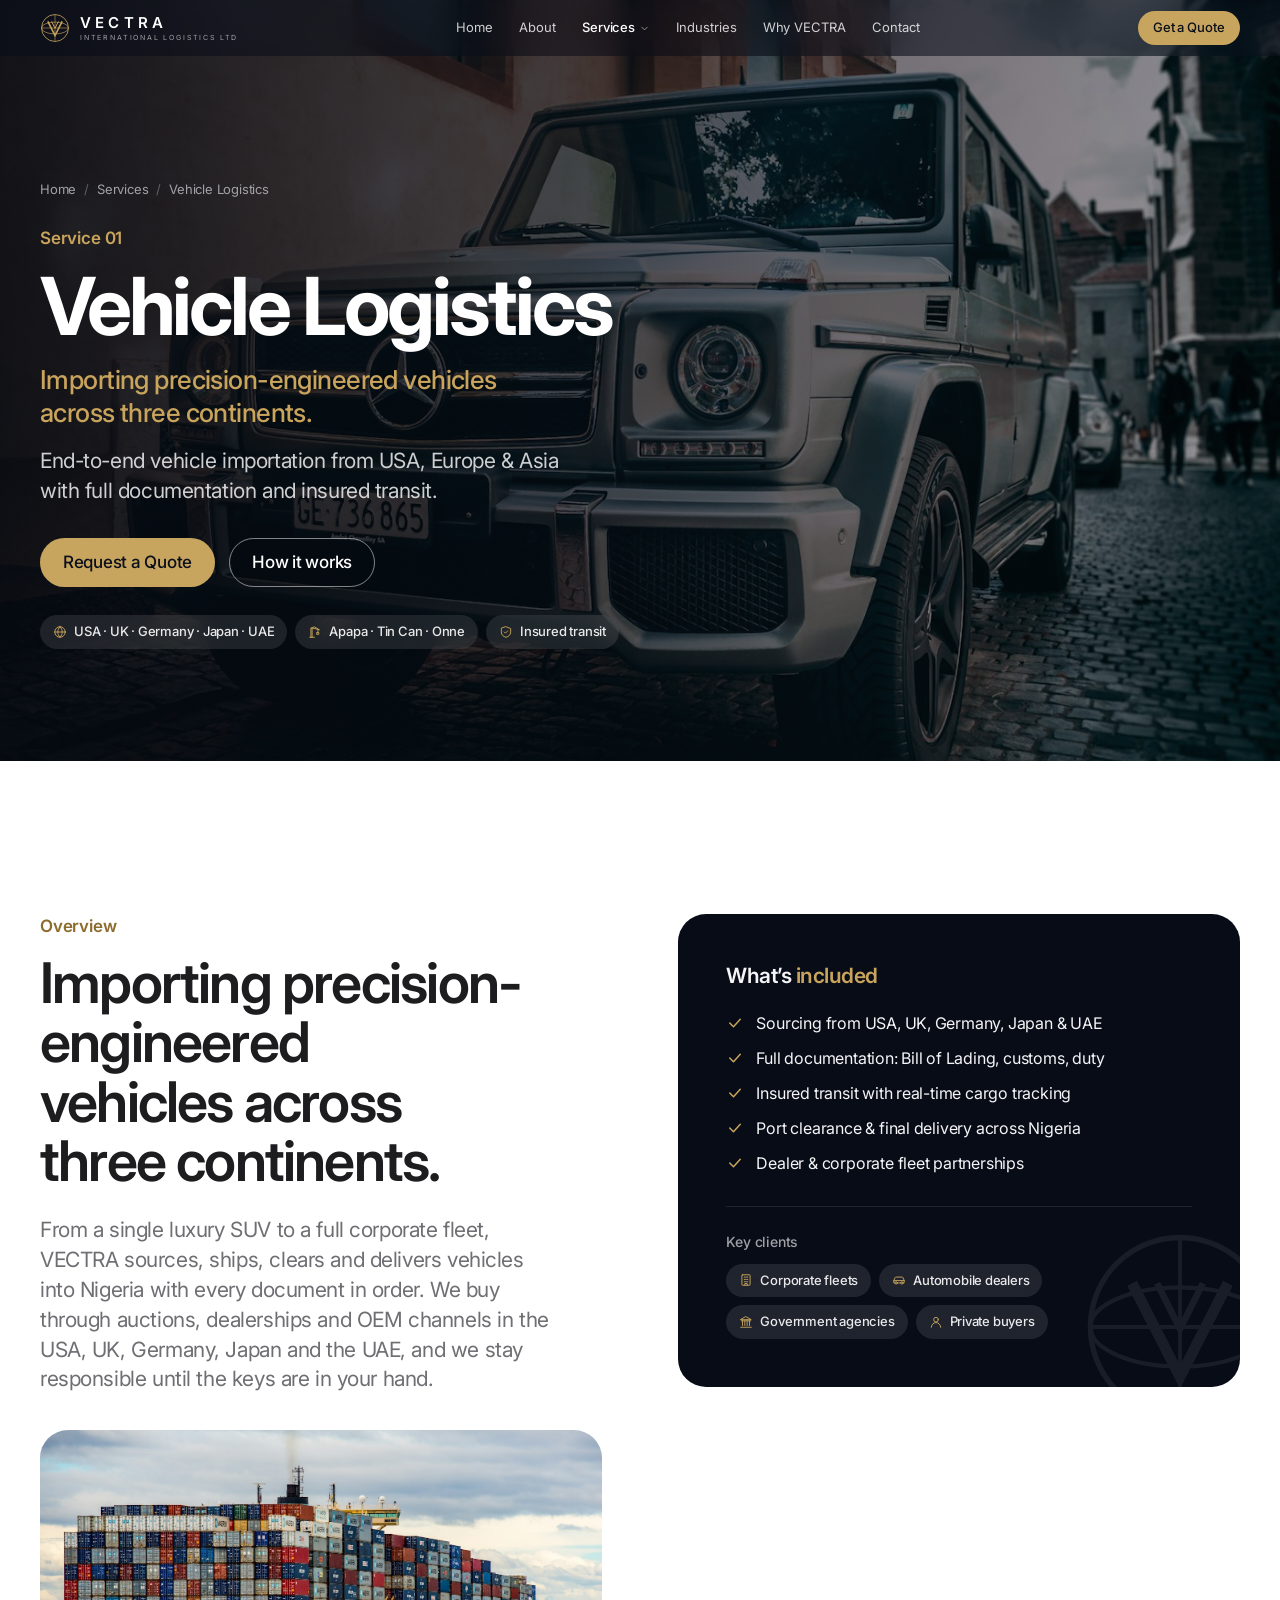
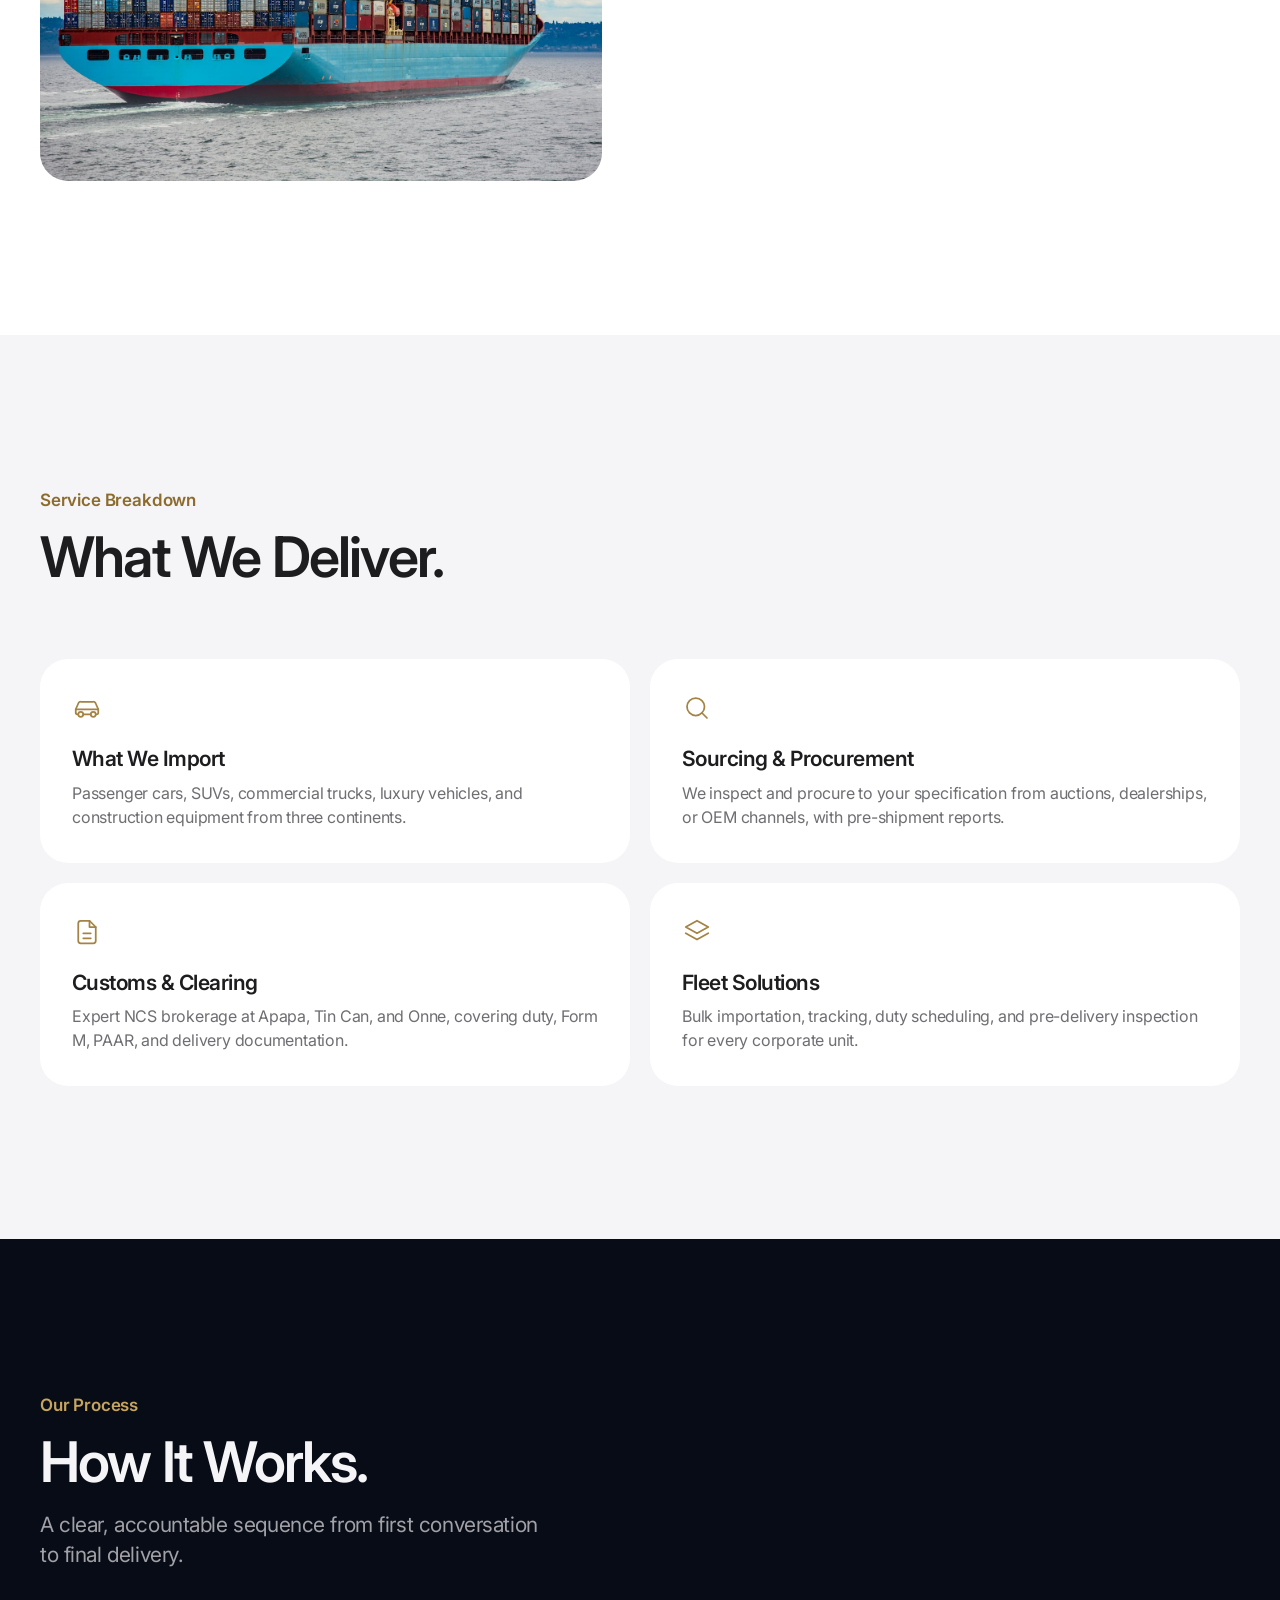
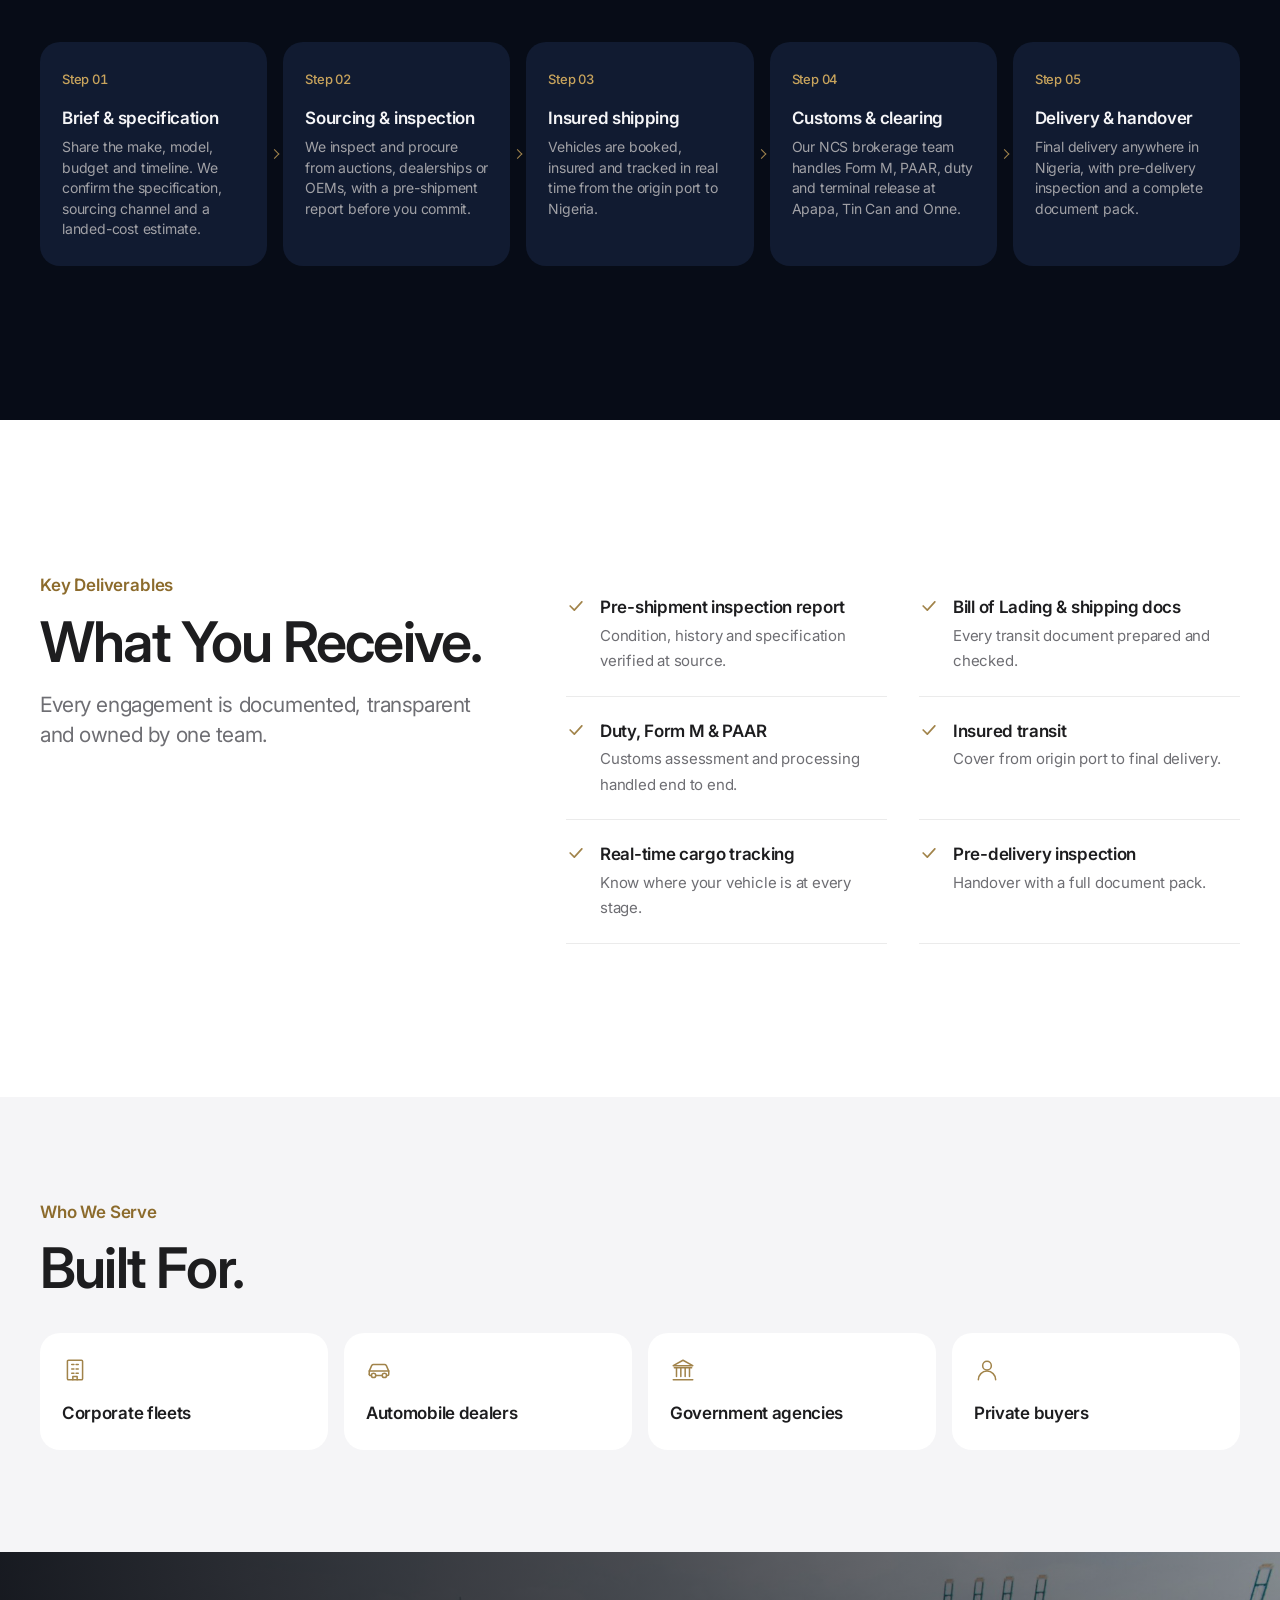
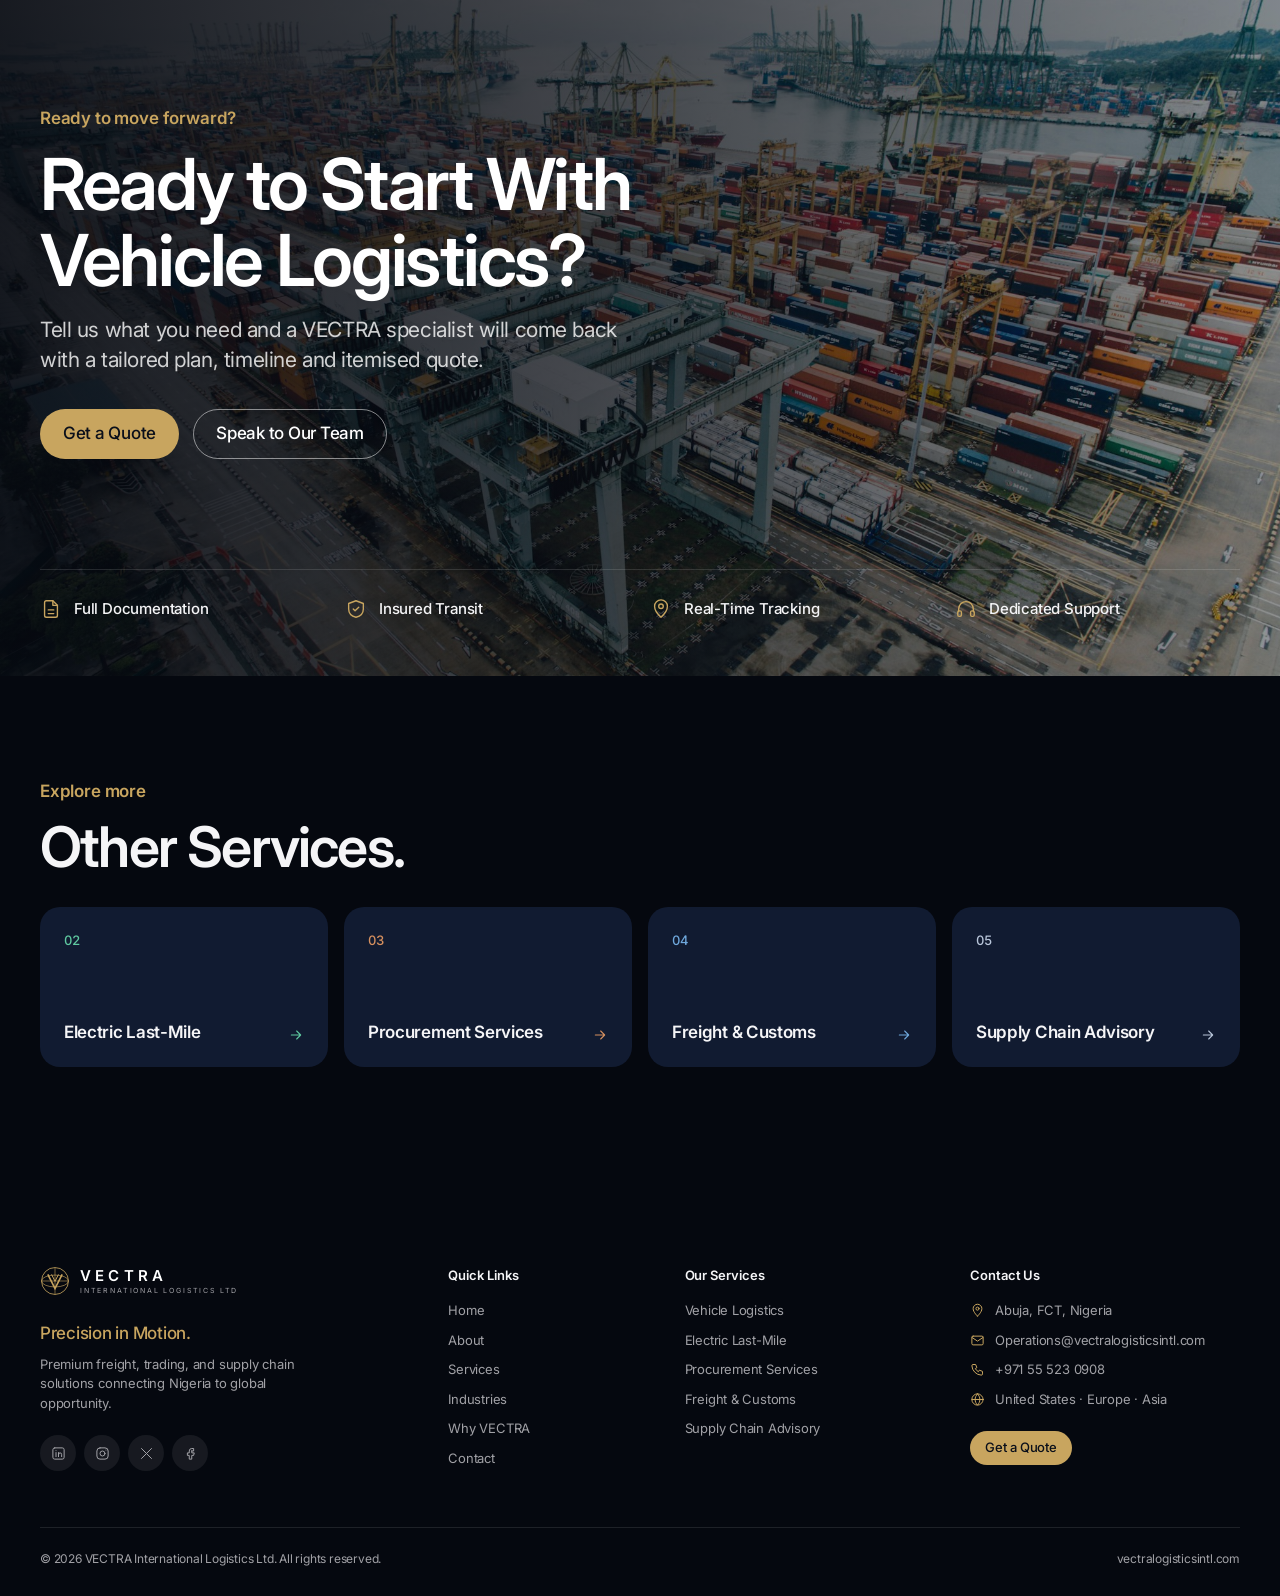
<file: vehicle-logistics.html>
<!DOCTYPE html>
<html lang="en" class="no-js">
<head>
<meta charset="utf-8">
<meta name="viewport" content="width=device-width, initial-scale=1">
<title>Vehicle Logistics | VECTRA International Logistics</title>
<meta name="description" content="Vehicle Logistics by VECTRA International Logistics: End-to-end vehicle importation from USA, Europe &amp; Asia with full documentation and insured transit.">
<meta name="theme-color" content="#05080f">
<link rel="canonical" href="https://vectralogisticsintl.com/vehicle-logistics.html">
<meta property="og:type" content="website">
<meta property="og:site_name" content="VECTRA International Logistics Ltd">
<meta property="og:title" content="Vehicle Logistics | VECTRA International Logistics">
<meta property="og:description" content="Vehicle Logistics by VECTRA International Logistics: End-to-end vehicle importation from USA, Europe &amp; Asia with full documentation and insured transit.">
<meta property="og:url" content="https://vectralogisticsintl.com/vehicle-logistics.html">
<meta property="og:image" content="https://vectralogisticsintl.com/images/port-cranes.jpg">
<link rel="icon" href="data:image/svg+xml,%3Csvg xmlns='http://www.w3.org/2000/svg' viewBox='0 0 48 48'%3E%3Crect width='48' height='48' rx='10' fill='%230a1729'/%3E%3Cg fill='none' stroke='%23c9a45c'%3E%3Ccircle cx='24' cy='24' r='18' stroke-width='1.6'/%3E%3Cpath d='M14.5 15L24 34l9.5-19' stroke-width='3.4'/%3E%3C/g%3E%3C/svg%3E">
<link rel="preconnect" href="https://fonts.googleapis.com">
<link rel="preconnect" href="https://fonts.gstatic.com" crossorigin>
<link href="https://fonts.googleapis.com/css2?family=Inter:opsz,wght@14..32,400;14..32,500;14..32,600;14..32,700&display=swap" rel="stylesheet">
<link rel="stylesheet" href="css/styles.css">
</head>
<body style="--accent:#c9a45c">
<a class="skip-link" href="#main">Skip to content</a>
<header class="site-header">
  <div class="container nav">
    <a class="brand" href="index.html" aria-label="VECTRA International Logistics, home"><svg class="brand__mark" viewBox="0 0 48 48" fill="none" stroke="currentColor" aria-hidden="true"><circle cx="24" cy="24" r="21.5" stroke-width="1.3"/><ellipse cx="24" cy="24" rx="21.5" ry="9.5" stroke-width="1"/><path d="M24 2.5v43M2.5 24h43" stroke-width="0.9"/><path d="M12.5 13.5L24 36l11.5-22.5" stroke-width="2.6"/><path d="M18.5 13.5L24 24.5l5.5-11" stroke-width="1.6"/></svg><span class="brand__text"><span class="brand__name">VECTRA</span><span class="brand__sub">INTERNATIONAL LOGISTICS LTD</span></span></a>
    <nav aria-label="Primary"><ul class="nav__links"><li><a href="index.html">Home</a></li><li><a href="about.html">About</a></li><li class="has-dropdown is-active"><a class="nav__toggle" href="services.html">Services <svg viewBox="0 0 24 24" fill="none" stroke="currentColor" stroke-width="1.6" stroke-linecap="round" stroke-linejoin="round" aria-hidden="true"><path d="M6 9l6 6 6-6"/></svg></a><ul class="dropdown"><li><a href="vehicle-logistics.html"><span class="num">01</span>Vehicle Logistics</a></li><li><a href="electric-last-mile.html"><span class="num">02</span>Electric Last-Mile</a></li><li><a href="procurement.html"><span class="num">03</span>Procurement Services</a></li><li><a href="freight-customs.html"><span class="num">04</span>Freight & Customs</a></li><li><a href="supply-chain-advisory.html"><span class="num">05</span>Supply Chain Advisory</a></li><li><a class="all" href="services.html">All services <svg viewBox="0 0 24 24" fill="none" stroke="currentColor" stroke-width="1.6" stroke-linecap="round" stroke-linejoin="round" aria-hidden="true"><path d="M5 12h14M13 6l6 6-6 6"/></svg></a></li></ul></li><li><a href="industries.html">Industries</a></li><li><a href="why-vectra.html">Why VECTRA</a></li><li><a href="contact.html">Contact</a></li></ul></nav>
    <div class="nav__cta">
      <a class="btn btn--gold btn--sm" href="contact.html">Get a Quote <svg viewBox="0 0 24 24" fill="none" stroke="currentColor" stroke-width="1.6" stroke-linecap="round" stroke-linejoin="round" aria-hidden="true"><path d="M5 12h14M13 6l6 6-6 6"/></svg></a>
      <button class="menu-btn" type="button" data-menu-open aria-controls="mobile-nav" aria-expanded="false" aria-label="Open menu"><svg viewBox="0 0 24 24" fill="none" stroke="currentColor" stroke-width="1.6" stroke-linecap="round" stroke-linejoin="round" aria-hidden="true"><path d="M4 7h16M4 12h16M4 17h16"/></svg></button>
    </div>
  </div>
</header>
<div class="mobile-nav" id="mobile-nav" aria-hidden="true">
  <div class="mobile-nav__top"><a class="brand" href="index.html" aria-label="VECTRA International Logistics, home"><svg class="brand__mark" viewBox="0 0 48 48" fill="none" stroke="currentColor" aria-hidden="true"><circle cx="24" cy="24" r="21.5" stroke-width="1.3"/><ellipse cx="24" cy="24" rx="21.5" ry="9.5" stroke-width="1"/><path d="M24 2.5v43M2.5 24h43" stroke-width="0.9"/><path d="M12.5 13.5L24 36l11.5-22.5" stroke-width="2.6"/><path d="M18.5 13.5L24 24.5l5.5-11" stroke-width="1.6"/></svg><span class="brand__text"><span class="brand__name">VECTRA</span><span class="brand__sub">INTERNATIONAL LOGISTICS LTD</span></span></a><button class="menu-btn" type="button" data-menu-close aria-label="Close menu" style="display:grid"><svg viewBox="0 0 24 24" fill="none" stroke="currentColor" stroke-width="1.6" stroke-linecap="round" stroke-linejoin="round" aria-hidden="true"><path d="M6 6l12 12M18 6L6 18"/></svg></button></div>
  <ul><li><a href="index.html">Home</a></li><li><a href="about.html">About</a></li><li><a href="services.html">Services</a><div class="sub"><a href="vehicle-logistics.html">01 &nbsp;Vehicle Logistics</a><a href="electric-last-mile.html">02 &nbsp;Electric Last-Mile</a><a href="procurement.html">03 &nbsp;Procurement Services</a><a href="freight-customs.html">04 &nbsp;Freight & Customs</a><a href="supply-chain-advisory.html">05 &nbsp;Supply Chain Advisory</a></div></li><li><a href="industries.html">Industries</a></li><li><a href="why-vectra.html">Why VECTRA</a></li><li><a href="contact.html">Contact</a></li></ul>
  <a class="btn btn--gold" href="contact.html">Get a Quote <svg viewBox="0 0 24 24" fill="none" stroke="currentColor" stroke-width="1.6" stroke-linecap="round" stroke-linejoin="round" aria-hidden="true"><path d="M5 12h14M13 6l6 6-6 6"/></svg></a>
</div>
<main id="main">
<section class="page-hero svc-hero">
  <div class="page-hero__bg"><img src="images/gwagon.jpg" alt="" fetchpriority="high"></div>
  <div class="container">
    <nav class="crumbs" aria-label="Breadcrumb"><a href="index.html">Home</a><span aria-hidden="true">/</span><a href="services.html">Services</a><span aria-hidden="true">/</span><span>Vehicle Logistics</span></nav>
    <p class="eyebrow">Service 01</p>
    <h1>Vehicle Logistics</h1>
    <p class="tagline">Importing precision-engineered vehicles across three continents.</p>
    <p class="lead">End-to-end vehicle importation from USA, Europe & Asia with full documentation and insured transit.</p>
    <div class="btn-row"><a class="btn btn--gold" href="contact.html?service=vehicle">Request a Quote <svg viewBox="0 0 24 24" fill="none" stroke="currentColor" stroke-width="1.6" stroke-linecap="round" stroke-linejoin="round" aria-hidden="true"><path d="M5 12h14M13 6l6 6-6 6"/></svg></a><a class="btn btn--ghost" href="#process">How it works</a></div>
    <div class="svc-hero__meta"><span class="chip"><svg viewBox="0 0 24 24" fill="none" stroke="currentColor" stroke-width="1.6" stroke-linecap="round" stroke-linejoin="round" aria-hidden="true"><circle cx="12" cy="12" r="9"/><path d="M3 12h18M12 3c2.5 2.7 3.8 5.7 3.8 9s-1.3 6.3-3.8 9c-2.5-2.7-3.8-5.7-3.8-9S9.5 5.7 12 3z"/></svg>USA · UK · Germany · Japan · UAE</span><span class="chip"><svg viewBox="0 0 24 24" fill="none" stroke="currentColor" stroke-width="1.6" stroke-linecap="round" stroke-linejoin="round" aria-hidden="true"><path d="M5 21V5h2v16M3 21h8M7 5l12 3M7 5l4-2 8 5M17 8v5"/><rect x="15.5" y="13" width="3" height="3"/></svg>Apapa · Tin Can · Onne</span><span class="chip"><svg viewBox="0 0 24 24" fill="none" stroke="currentColor" stroke-width="1.6" stroke-linecap="round" stroke-linejoin="round" aria-hidden="true"><path d="M12 3l8 3v6c0 5-3.5 8-8 9-4.5-1-8-4-8-9V6z"/><path d="M9 12l2 2 4-4"/></svg>Insured transit</span></div>
  </div>
</section>

<section class="section section--white">
  <div class="container split" style="align-items:start">
    <div class="reveal">
      <p class="eyebrow">Overview</p>
      <h2>Importing precision-engineered vehicles across three continents.</h2>
      <p class="lead" style="margin-top:24px">From a single luxury SUV to a full corporate fleet, VECTRA sources, ships, clears and delivers vehicles into Nigeria with every document in order. We buy through auctions, dealerships and OEM channels in the USA, UK, Germany, Japan and the UAE, and we stay responsible until the keys are in your hand.</p>
      <div class="gallery-strip" style="margin-top:36px;grid-template-columns:1fr">
        <figure><img src="images/port-cranes.jpg" alt="" loading="lazy"></figure>
      </div>
    </div>
    <aside class="overview-card reveal" style="--d:.12s">
      <h3>What’s <span>included</span></h3>
      <ul class="bullets"><li><svg viewBox="0 0 24 24" fill="none" stroke="currentColor" stroke-width="1.6" stroke-linecap="round" stroke-linejoin="round" aria-hidden="true"><path d="M5 12l5 5 9-10"/></svg><span>Sourcing from USA, UK, Germany, Japan & UAE</span></li><li><svg viewBox="0 0 24 24" fill="none" stroke="currentColor" stroke-width="1.6" stroke-linecap="round" stroke-linejoin="round" aria-hidden="true"><path d="M5 12l5 5 9-10"/></svg><span>Full documentation: Bill of Lading, customs, duty</span></li><li><svg viewBox="0 0 24 24" fill="none" stroke="currentColor" stroke-width="1.6" stroke-linecap="round" stroke-linejoin="round" aria-hidden="true"><path d="M5 12l5 5 9-10"/></svg><span>Insured transit with real-time cargo tracking</span></li><li><svg viewBox="0 0 24 24" fill="none" stroke="currentColor" stroke-width="1.6" stroke-linecap="round" stroke-linejoin="round" aria-hidden="true"><path d="M5 12l5 5 9-10"/></svg><span>Port clearance & final delivery across Nigeria</span></li><li><svg viewBox="0 0 24 24" fill="none" stroke="currentColor" stroke-width="1.6" stroke-linecap="round" stroke-linejoin="round" aria-hidden="true"><path d="M5 12l5 5 9-10"/></svg><span>Dealer & corporate fleet partnerships</span></li></ul>
      <div class="overview-card__clients">
        <h4>Key clients</h4>
        <div class="chips"><span class="chip"><svg viewBox="0 0 24 24" fill="none" stroke="currentColor" stroke-width="1.6" stroke-linecap="round" stroke-linejoin="round" aria-hidden="true"><rect x="5" y="3" width="14" height="18" rx="1"/><path d="M9 7h2M13 7h2M9 11h2M13 11h2M9 15h2M13 15h2M10 21v-3h4v3"/></svg>Corporate fleets</span><span class="chip"><svg viewBox="0 0 24 24" fill="none" stroke="currentColor" stroke-width="1.6" stroke-linecap="round" stroke-linejoin="round" aria-hidden="true"><path d="M3 16v-3l2.2-5A2 2 0 0 1 7 7h10a2 2 0 0 1 1.8 1L21 13v3a1 1 0 0 1-1 1h-1"/><path d="M5 17H4a1 1 0 0 1-1-1M3 13h18M9 17h6"/><circle cx="7" cy="17" r="2"/><circle cx="17" cy="17" r="2"/></svg>Automobile dealers</span><span class="chip"><svg viewBox="0 0 24 24" fill="none" stroke="currentColor" stroke-width="1.6" stroke-linecap="round" stroke-linejoin="round" aria-hidden="true"><path d="M3 21h18M4 10h16M12 3l9 5H3z"/><path d="M6 10v8M10 10v8M14 10v8M18 10v8"/></svg>Government agencies</span><span class="chip"><svg viewBox="0 0 24 24" fill="none" stroke="currentColor" stroke-width="1.6" stroke-linecap="round" stroke-linejoin="round" aria-hidden="true"><circle cx="12" cy="8" r="4"/><path d="M4 21a8 8 0 0 1 16 0"/></svg>Private buyers</span></div>
      </div>
      <svg class="mv-card__mark" viewBox="0 0 48 48" fill="none" stroke="currentColor" aria-hidden="true"><circle cx="24" cy="24" r="21.5" stroke-width="1.3"/><ellipse cx="24" cy="24" rx="21.5" ry="9.5" stroke-width="1"/><path d="M24 2.5v43M2.5 24h43" stroke-width="0.9"/><path d="M12.5 13.5L24 36l11.5-22.5" stroke-width="2.6"/><path d="M18.5 13.5L24 24.5l5.5-11" stroke-width="1.6"/></svg>
    </aside>
  </div>
</section>

<section class="section section--cream">
  <div class="container">
    <div class="section-head reveal">
      <p class="eyebrow">Service Breakdown</p>
      <h2>What We Deliver.</h2>
    </div>
    <div class="breakdown"><article class="breakdown__item reveal" style="--d:0.00s"><div class="icon-circle"><svg viewBox="0 0 24 24" fill="none" stroke="currentColor" stroke-width="1.6" stroke-linecap="round" stroke-linejoin="round" aria-hidden="true"><path d="M3 16v-3l2.2-5A2 2 0 0 1 7 7h10a2 2 0 0 1 1.8 1L21 13v3a1 1 0 0 1-1 1h-1"/><path d="M5 17H4a1 1 0 0 1-1-1M3 13h18M9 17h6"/><circle cx="7" cy="17" r="2"/><circle cx="17" cy="17" r="2"/></svg></div><div><h3>What We Import</h3><p>Passenger cars, SUVs, commercial trucks, luxury vehicles, and construction equipment from three continents.</p></div></article><article class="breakdown__item reveal" style="--d:0.08s"><div class="icon-circle"><svg viewBox="0 0 24 24" fill="none" stroke="currentColor" stroke-width="1.6" stroke-linecap="round" stroke-linejoin="round" aria-hidden="true"><circle cx="11" cy="11" r="7"/><path d="M20 20l-4-4"/></svg></div><div><h3>Sourcing & Procurement</h3><p>We inspect and procure to your specification from auctions, dealerships, or OEM channels, with pre-shipment reports.</p></div></article><article class="breakdown__item reveal" style="--d:0.16s"><div class="icon-circle"><svg viewBox="0 0 24 24" fill="none" stroke="currentColor" stroke-width="1.6" stroke-linecap="round" stroke-linejoin="round" aria-hidden="true"><path d="M14 3H7a2 2 0 0 0-2 2v14a2 2 0 0 0 2 2h10a2 2 0 0 0 2-2V8z"/><path d="M14 3v5h5M9 13h6M9 17h6"/></svg></div><div><h3>Customs & Clearing</h3><p>Expert NCS brokerage at Apapa, Tin Can, and Onne, covering duty, Form M, PAAR, and delivery documentation.</p></div></article><article class="breakdown__item reveal" style="--d:0.24s"><div class="icon-circle"><svg viewBox="0 0 24 24" fill="none" stroke="currentColor" stroke-width="1.6" stroke-linecap="round" stroke-linejoin="round" aria-hidden="true"><path d="M12 3l9 5-9 5-9-5z"/><path d="M3 13l9 5 9-5"/></svg></div><div><h3>Fleet Solutions</h3><p>Bulk importation, tracking, duty scheduling, and pre-delivery inspection for every corporate unit.</p></div></article></div>
  </div>
</section>

<section class="section dark" id="process">
  <div class="container">
    <div class="section-head reveal">
      <p class="eyebrow">Our Process</p>
      <h2>How It Works.</h2>
      <p class="lead">A clear, accountable sequence from first conversation to final delivery.</p>
    </div>
    <ol class="process" style="padding:0;margin:0"><li class="reveal" style="--d:0.00s"><span class="process__step">Step 01</span><h3>Brief & specification</h3><p>Share the make, model, budget and timeline. We confirm the specification, sourcing channel and a landed-cost estimate.</p></li><li class="reveal" style="--d:0.07s"><span class="process__step">Step 02</span><h3>Sourcing & inspection</h3><p>We inspect and procure from auctions, dealerships or OEMs, with a pre-shipment report before you commit.</p></li><li class="reveal" style="--d:0.14s"><span class="process__step">Step 03</span><h3>Insured shipping</h3><p>Vehicles are booked, insured and tracked in real time from the origin port to Nigeria.</p></li><li class="reveal" style="--d:0.21s"><span class="process__step">Step 04</span><h3>Customs & clearing</h3><p>Our NCS brokerage team handles Form M, PAAR, duty and terminal release at Apapa, Tin Can and Onne.</p></li><li class="reveal" style="--d:0.28s"><span class="process__step">Step 05</span><h3>Delivery & handover</h3><p>Final delivery anywhere in Nigeria, with pre-delivery inspection and a complete document pack.</p></li></ol>
  </div>
</section>

<section class="section section--white">
  <div class="container">
    <div class="split split--map" style="align-items:start">
      <div class="section-head reveal" style="margin:0">
        <p class="eyebrow">Key Deliverables</p>
        <h2>What You Receive.</h2>
        <p class="lead">Every engagement is documented, transparent and owned by one team.</p>
      </div>
      <ul class="deliverables deliverables--2" style="padding:0;margin:0"><li class="reveal"><svg viewBox="0 0 24 24" fill="none" stroke="currentColor" stroke-width="1.6" stroke-linecap="round" stroke-linejoin="round" aria-hidden="true"><path d="M5 12l5 5 9-10"/></svg><div><strong>Pre-shipment inspection report</strong><span>Condition, history and specification verified at source.</span></div></li><li class="reveal"><svg viewBox="0 0 24 24" fill="none" stroke="currentColor" stroke-width="1.6" stroke-linecap="round" stroke-linejoin="round" aria-hidden="true"><path d="M5 12l5 5 9-10"/></svg><div><strong>Bill of Lading & shipping docs</strong><span>Every transit document prepared and checked.</span></div></li><li class="reveal"><svg viewBox="0 0 24 24" fill="none" stroke="currentColor" stroke-width="1.6" stroke-linecap="round" stroke-linejoin="round" aria-hidden="true"><path d="M5 12l5 5 9-10"/></svg><div><strong>Duty, Form M & PAAR</strong><span>Customs assessment and processing handled end to end.</span></div></li><li class="reveal"><svg viewBox="0 0 24 24" fill="none" stroke="currentColor" stroke-width="1.6" stroke-linecap="round" stroke-linejoin="round" aria-hidden="true"><path d="M5 12l5 5 9-10"/></svg><div><strong>Insured transit</strong><span>Cover from origin port to final delivery.</span></div></li><li class="reveal"><svg viewBox="0 0 24 24" fill="none" stroke="currentColor" stroke-width="1.6" stroke-linecap="round" stroke-linejoin="round" aria-hidden="true"><path d="M5 12l5 5 9-10"/></svg><div><strong>Real-time cargo tracking</strong><span>Know where your vehicle is at every stage.</span></div></li><li class="reveal"><svg viewBox="0 0 24 24" fill="none" stroke="currentColor" stroke-width="1.6" stroke-linecap="round" stroke-linejoin="round" aria-hidden="true"><path d="M5 12l5 5 9-10"/></svg><div><strong>Pre-delivery inspection</strong><span>Handover with a full document pack.</span></div></li></ul>
    </div>
  </div>
</section>

<section class="section section--cream section--tight">
  <div class="container">
    <div class="section-head reveal" style="margin-bottom:34px">
      <p class="eyebrow">Who We Serve</p>
      <h2>Built For.</h2>
    </div>
    <div class="clients"><div class="client reveal" style="--d:0.00s"><div class="icon-circle"><svg viewBox="0 0 24 24" fill="none" stroke="currentColor" stroke-width="1.6" stroke-linecap="round" stroke-linejoin="round" aria-hidden="true"><rect x="5" y="3" width="14" height="18" rx="1"/><path d="M9 7h2M13 7h2M9 11h2M13 11h2M9 15h2M13 15h2M10 21v-3h4v3"/></svg></div><strong>Corporate fleets</strong></div><div class="client reveal" style="--d:0.06s"><div class="icon-circle"><svg viewBox="0 0 24 24" fill="none" stroke="currentColor" stroke-width="1.6" stroke-linecap="round" stroke-linejoin="round" aria-hidden="true"><path d="M3 16v-3l2.2-5A2 2 0 0 1 7 7h10a2 2 0 0 1 1.8 1L21 13v3a1 1 0 0 1-1 1h-1"/><path d="M5 17H4a1 1 0 0 1-1-1M3 13h18M9 17h6"/><circle cx="7" cy="17" r="2"/><circle cx="17" cy="17" r="2"/></svg></div><strong>Automobile dealers</strong></div><div class="client reveal" style="--d:0.12s"><div class="icon-circle"><svg viewBox="0 0 24 24" fill="none" stroke="currentColor" stroke-width="1.6" stroke-linecap="round" stroke-linejoin="round" aria-hidden="true"><path d="M3 21h18M4 10h16M12 3l9 5H3z"/><path d="M6 10v8M10 10v8M14 10v8M18 10v8"/></svg></div><strong>Government agencies</strong></div><div class="client reveal" style="--d:0.18s"><div class="icon-circle"><svg viewBox="0 0 24 24" fill="none" stroke="currentColor" stroke-width="1.6" stroke-linecap="round" stroke-linejoin="round" aria-hidden="true"><circle cx="12" cy="8" r="4"/><path d="M4 21a8 8 0 0 1 16 0"/></svg></div><strong>Private buyers</strong></div></div>
  </div>
</section>

<section class="cta">
  <div class="cta__bg"><img src="images/port-aerial.jpg" alt="" loading="lazy"></div>
  <div class="container">
    <div class="reveal" style="max-width:720px">
      <p class="eyebrow">Ready to move forward?</p>
      <h2>Ready to Start With Vehicle Logistics?</h2>
      <p class="lead">Tell us what you need and a VECTRA specialist will come back with a tailored plan, timeline and itemised quote.</p>
      <div class="btn-row">
        <a class="btn btn--gold" href="contact.html?service=vehicle">Get a Quote <svg viewBox="0 0 24 24" fill="none" stroke="currentColor" stroke-width="1.6" stroke-linecap="round" stroke-linejoin="round" aria-hidden="true"><path d="M5 12h14M13 6l6 6-6 6"/></svg></a>
        <a class="btn btn--ghost" href="mailto:Operations@vectralogisticsintl.com">Speak to Our Team</a>
      </div>
    </div>
    <ul class="assurances">
      <li><svg viewBox="0 0 24 24" fill="none" stroke="currentColor" stroke-width="1.6" stroke-linecap="round" stroke-linejoin="round" aria-hidden="true"><path d="M14 3H7a2 2 0 0 0-2 2v14a2 2 0 0 0 2 2h10a2 2 0 0 0 2-2V8z"/><path d="M14 3v5h5M9 13h6M9 17h6"/></svg>Full Documentation</li>
      <li><svg viewBox="0 0 24 24" fill="none" stroke="currentColor" stroke-width="1.6" stroke-linecap="round" stroke-linejoin="round" aria-hidden="true"><path d="M12 3l8 3v6c0 5-3.5 8-8 9-4.5-1-8-4-8-9V6z"/><path d="M9 12l2 2 4-4"/></svg>Insured Transit</li>
      <li><svg viewBox="0 0 24 24" fill="none" stroke="currentColor" stroke-width="1.6" stroke-linecap="round" stroke-linejoin="round" aria-hidden="true"><path d="M12 21s-7-6.2-7-12a7 7 0 0 1 14 0c0 5.8-7 12-7 12z"/><circle cx="12" cy="9" r="2.5"/></svg>Real-Time Tracking</li>
      <li><svg viewBox="0 0 24 24" fill="none" stroke="currentColor" stroke-width="1.6" stroke-linecap="round" stroke-linejoin="round" aria-hidden="true"><path d="M4 15v-3a8 8 0 0 1 16 0v3"/><rect x="3" y="14" width="4" height="6" rx="1.5"/><rect x="17" y="14" width="4" height="6" rx="1.5"/></svg>Dedicated Support</li>
    </ul>
  </div>
</section>

<section class="section section--tight dark dark--deep">
  <div class="container">
    <div class="section-head reveal" style="margin-bottom:30px"><p class="eyebrow">Explore more</p><h2>Other Services.</h2></div>
    <div class="other-svcs"><a class="other-svc" style="--svc-accent:#5fc9a0" href="electric-last-mile.html"><span class="n">02</span><div class="row"><h3>Electric Last-Mile</h3><svg viewBox="0 0 24 24" fill="none" stroke="currentColor" stroke-width="1.6" stroke-linecap="round" stroke-linejoin="round" aria-hidden="true"><path d="M5 12h14M13 6l6 6-6 6"/></svg></div></a><a class="other-svc" style="--svc-accent:#d6905f" href="procurement.html"><span class="n">03</span><div class="row"><h3>Procurement Services</h3><svg viewBox="0 0 24 24" fill="none" stroke="currentColor" stroke-width="1.6" stroke-linecap="round" stroke-linejoin="round" aria-hidden="true"><path d="M5 12h14M13 6l6 6-6 6"/></svg></div></a><a class="other-svc" style="--svc-accent:#6fa8dc" href="freight-customs.html"><span class="n">04</span><div class="row"><h3>Freight & Customs</h3><svg viewBox="0 0 24 24" fill="none" stroke="currentColor" stroke-width="1.6" stroke-linecap="round" stroke-linejoin="round" aria-hidden="true"><path d="M5 12h14M13 6l6 6-6 6"/></svg></div></a><a class="other-svc" style="--svc-accent:#b9c6da" href="supply-chain-advisory.html"><span class="n">05</span><div class="row"><h3>Supply Chain Advisory</h3><svg viewBox="0 0 24 24" fill="none" stroke="currentColor" stroke-width="1.6" stroke-linecap="round" stroke-linejoin="round" aria-hidden="true"><path d="M5 12h14M13 6l6 6-6 6"/></svg></div></a></div>
  </div>
</section>
</main>
<footer class="site-footer">
  <div class="container">
    <div class="footer-grid">
      <div class="footer-brand">
        <a class="brand" href="index.html" aria-label="VECTRA home"><svg class="brand__mark" viewBox="0 0 48 48" fill="none" stroke="currentColor" aria-hidden="true"><circle cx="24" cy="24" r="21.5" stroke-width="1.3"/><ellipse cx="24" cy="24" rx="21.5" ry="9.5" stroke-width="1"/><path d="M24 2.5v43M2.5 24h43" stroke-width="0.9"/><path d="M12.5 13.5L24 36l11.5-22.5" stroke-width="2.6"/><path d="M18.5 13.5L24 24.5l5.5-11" stroke-width="1.6"/></svg><span class="brand__text"><span class="brand__name">VECTRA</span><span class="brand__sub">INTERNATIONAL LOGISTICS LTD</span></span></a>
        <p class="tag">Precision in Motion.</p>
        <p>Premium freight, trading, and supply chain solutions connecting Nigeria to global opportunity.</p>
        <!-- TODO: replace # with the real social profile URLs -->
        <div class="socials"><a href="#" aria-label="VECTRA on Linkedin"><svg viewBox="0 0 24 24" fill="none" stroke="currentColor" stroke-width="1.6" stroke-linecap="round" stroke-linejoin="round" aria-hidden="true"><rect x="3" y="3" width="18" height="18" rx="3"/><path d="M8 10.5V17M8 7.5v.01M12 17v-6.5M12 13.5a2.5 2.5 0 0 1 5 0V17"/></svg></a><a href="#" aria-label="VECTRA on Instagram"><svg viewBox="0 0 24 24" fill="none" stroke="currentColor" stroke-width="1.6" stroke-linecap="round" stroke-linejoin="round" aria-hidden="true"><rect x="3" y="3" width="18" height="18" rx="5"/><circle cx="12" cy="12" r="4"/><path d="M17.5 6.5v.01"/></svg></a><a href="#" aria-label="VECTRA on X"><svg viewBox="0 0 24 24" fill="none" stroke="currentColor" stroke-width="1.6" stroke-linecap="round" stroke-linejoin="round" aria-hidden="true"><path d="M4 4l16 16M20 4L4 20"/></svg></a><a href="#" aria-label="VECTRA on Facebook"><svg viewBox="0 0 24 24" fill="none" stroke="currentColor" stroke-width="1.6" stroke-linecap="round" stroke-linejoin="round" aria-hidden="true"><path d="M14 8h3V4h-3a4 4 0 0 0-4 4v3H7v4h3v6h4v-6h3l1-4h-4V8z"/></svg></a></div>
      </div>
      <div><h4>Quick Links</h4><ul><li><a href="index.html">Home</a></li><li><a href="about.html">About</a></li><li><a href="services.html">Services</a></li><li><a href="industries.html">Industries</a></li><li><a href="why-vectra.html">Why VECTRA</a></li><li><a href="contact.html">Contact</a></li></ul></div>
      <div><h4>Our Services</h4><ul><li><a href="vehicle-logistics.html">Vehicle Logistics</a></li><li><a href="electric-last-mile.html">Electric Last-Mile</a></li><li><a href="procurement.html">Procurement Services</a></li><li><a href="freight-customs.html">Freight & Customs</a></li><li><a href="supply-chain-advisory.html">Supply Chain Advisory</a></li></ul></div>
      <div>
        <h4>Contact Us</h4>
        <ul class="contact-list">
          <li><svg viewBox="0 0 24 24" fill="none" stroke="currentColor" stroke-width="1.6" stroke-linecap="round" stroke-linejoin="round" aria-hidden="true"><path d="M12 21s-7-6.2-7-12a7 7 0 0 1 14 0c0 5.8-7 12-7 12z"/><circle cx="12" cy="9" r="2.5"/></svg><span>Abuja, FCT, Nigeria</span></li>
          <li><svg viewBox="0 0 24 24" fill="none" stroke="currentColor" stroke-width="1.6" stroke-linecap="round" stroke-linejoin="round" aria-hidden="true"><rect x="3" y="5" width="18" height="14" rx="2"/><path d="M3 7l9 6 9-6"/></svg><a href="mailto:Operations@vectralogisticsintl.com">Operations@vectralogisticsintl.com</a></li>
          <li><svg viewBox="0 0 24 24" fill="none" stroke="currentColor" stroke-width="1.6" stroke-linecap="round" stroke-linejoin="round" aria-hidden="true"><path d="M5 4h4l2 5-2.5 1.5a11 11 0 0 0 5 5L15 13l5 2v4a2 2 0 0 1-2 2A16 16 0 0 1 3 6a2 2 0 0 1 2-2"/></svg><a href="tel:+971555230908">+971 55 523 0908</a></li>
          <li><svg viewBox="0 0 24 24" fill="none" stroke="currentColor" stroke-width="1.6" stroke-linecap="round" stroke-linejoin="round" aria-hidden="true"><circle cx="12" cy="12" r="9"/><path d="M3 12h18M12 3c2.5 2.7 3.8 5.7 3.8 9s-1.3 6.3-3.8 9c-2.5-2.7-3.8-5.7-3.8-9S9.5 5.7 12 3z"/></svg><span>United States · Europe · Asia</span></li>
        </ul>
        <a class="btn btn--gold btn--sm" href="contact.html">Get a Quote <svg viewBox="0 0 24 24" fill="none" stroke="currentColor" stroke-width="1.6" stroke-linecap="round" stroke-linejoin="round" aria-hidden="true"><path d="M5 12h14M13 6l6 6-6 6"/></svg></a>
      </div>
    </div>
    <div class="footer-bottom">
      <span>&copy; <span data-year>2026</span> VECTRA International Logistics Ltd. All rights reserved.</span>
      <span>vectralogisticsintl.com</span>
    </div>
  </div>
</footer>
<script src="js/main.js"></script>
</body>
</html>
</file>
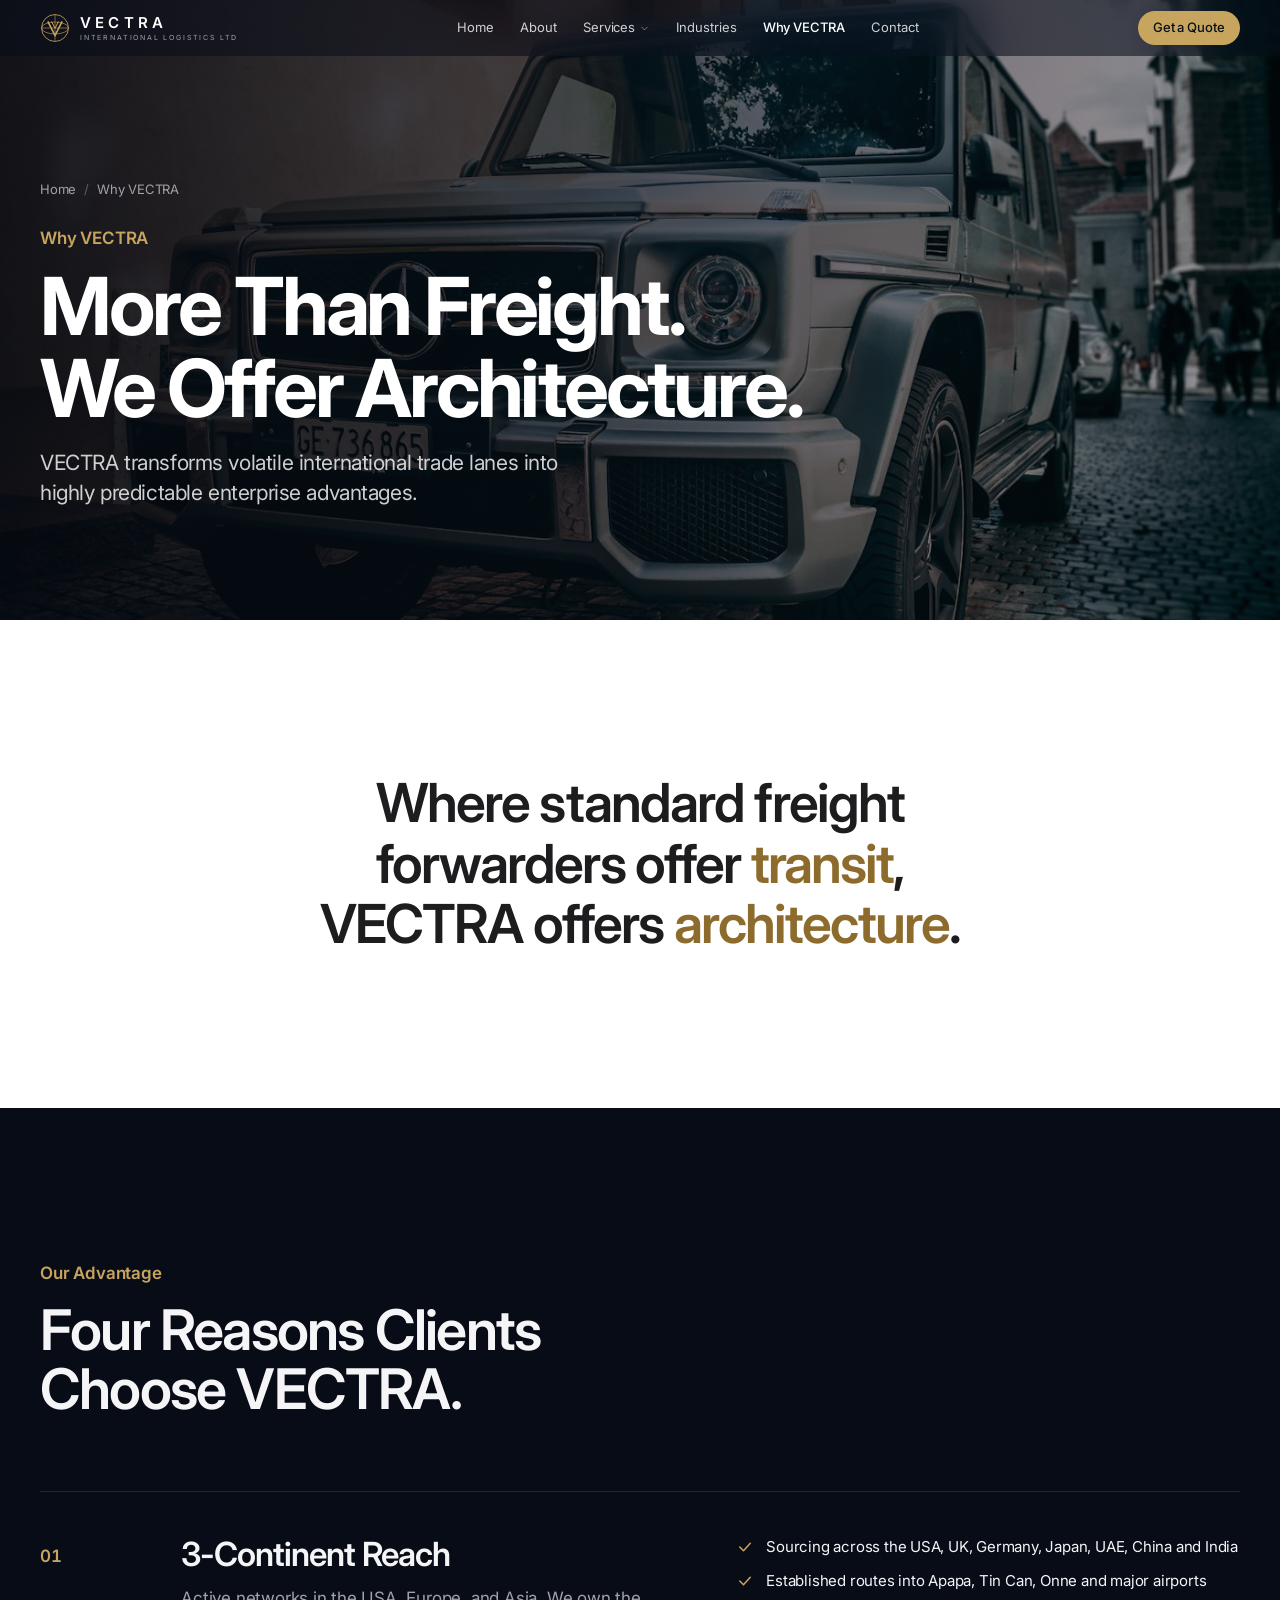
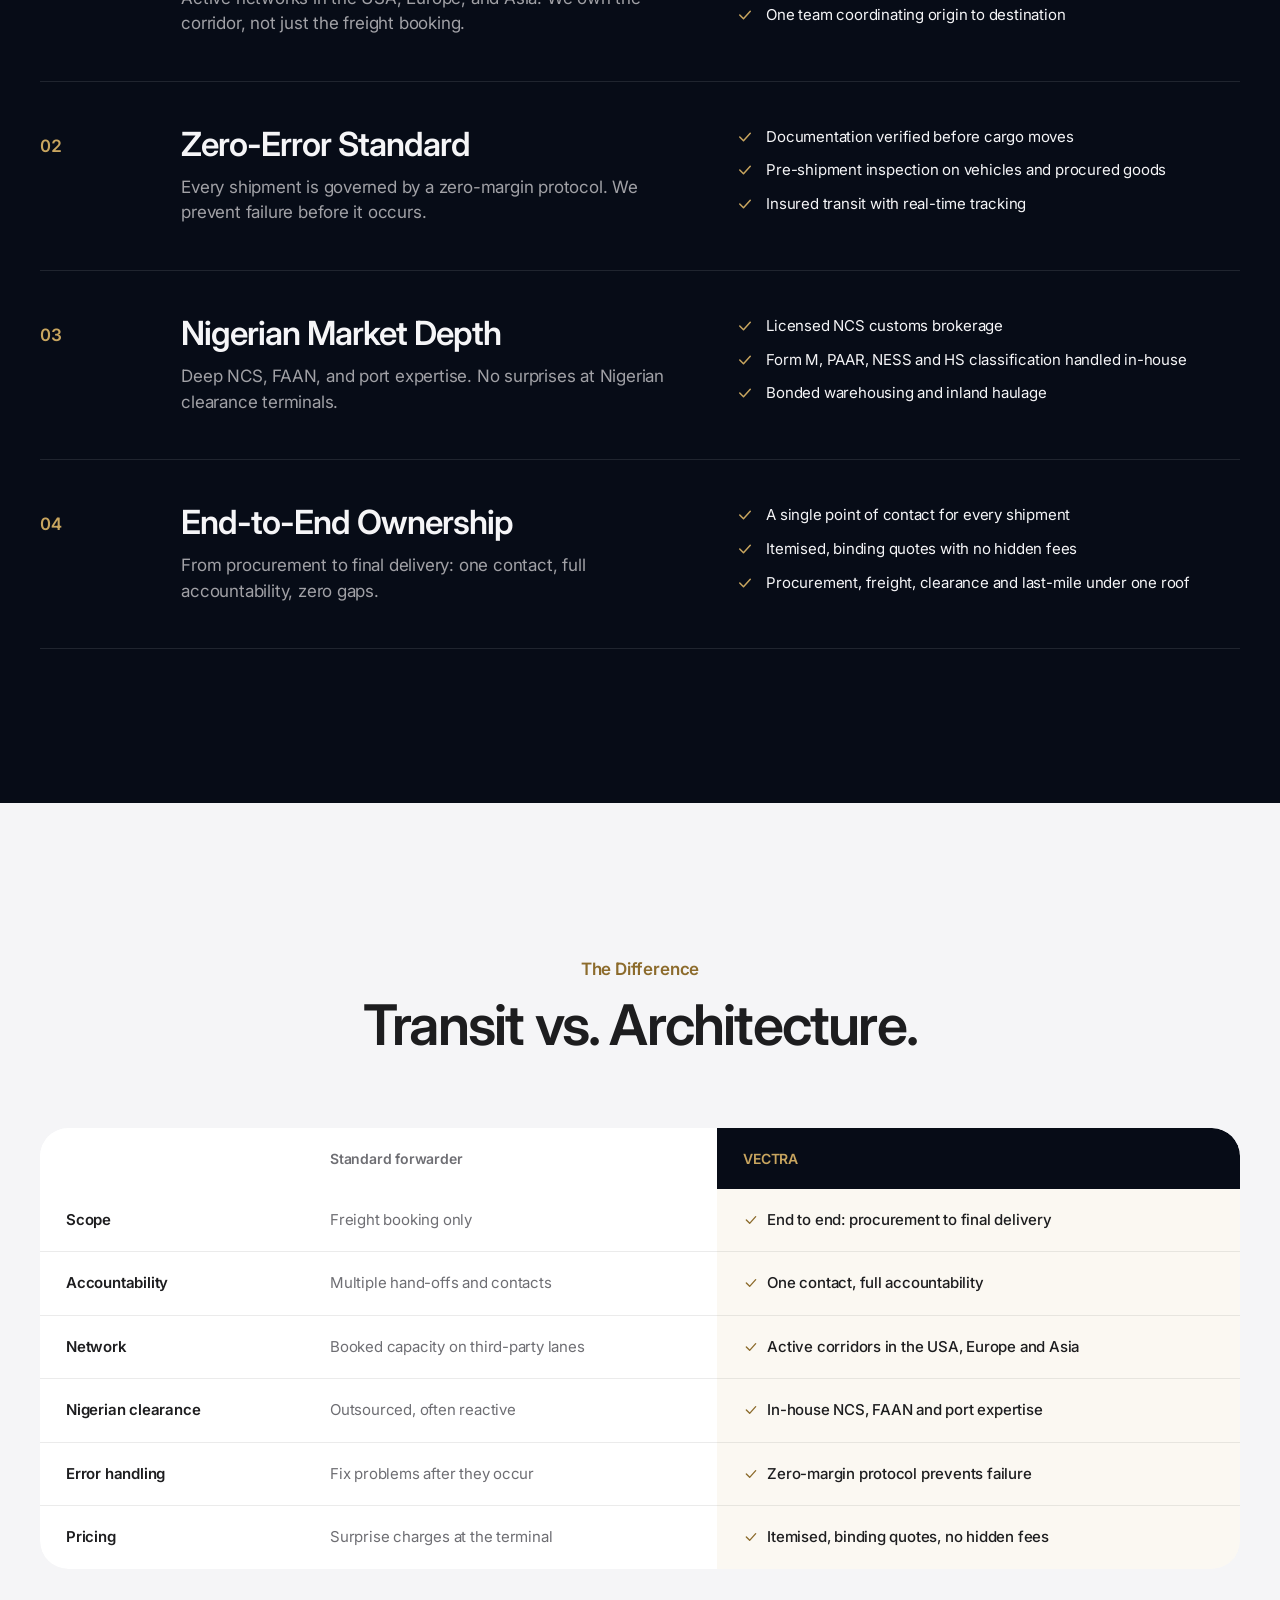
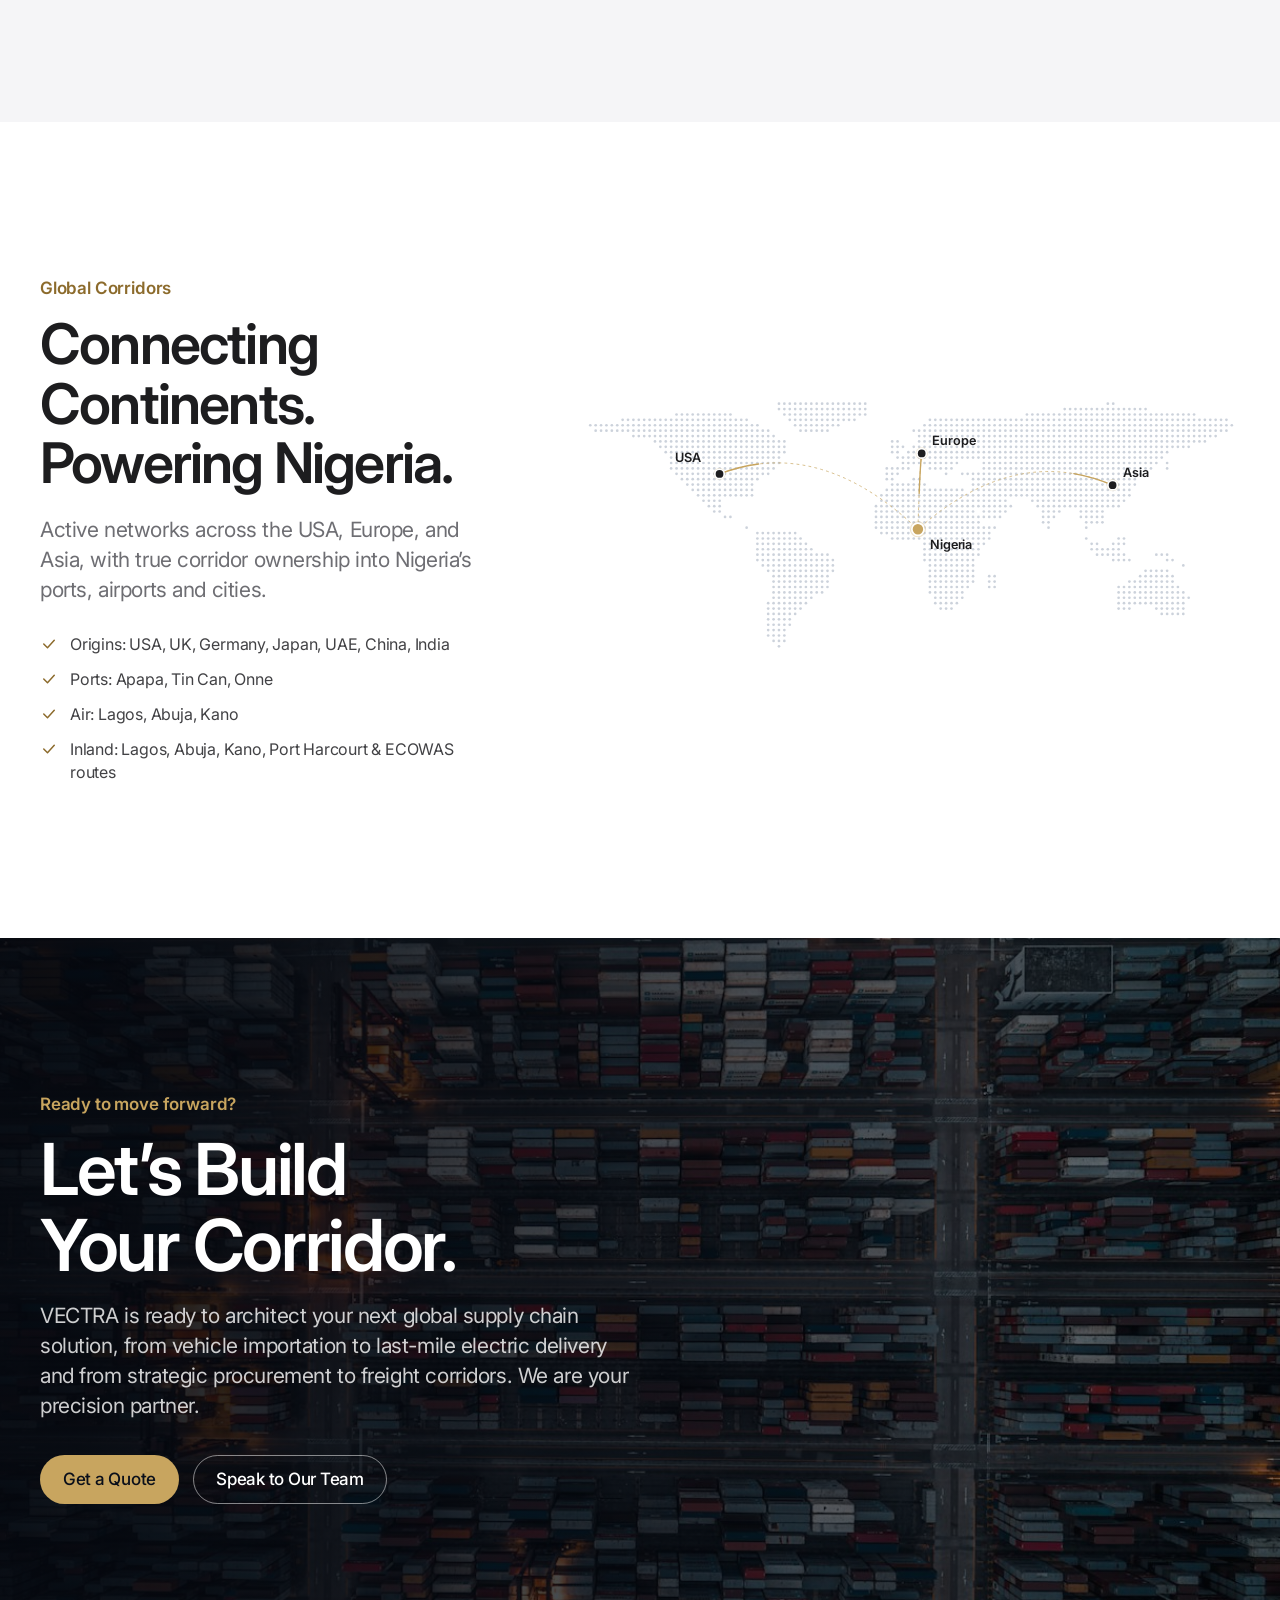
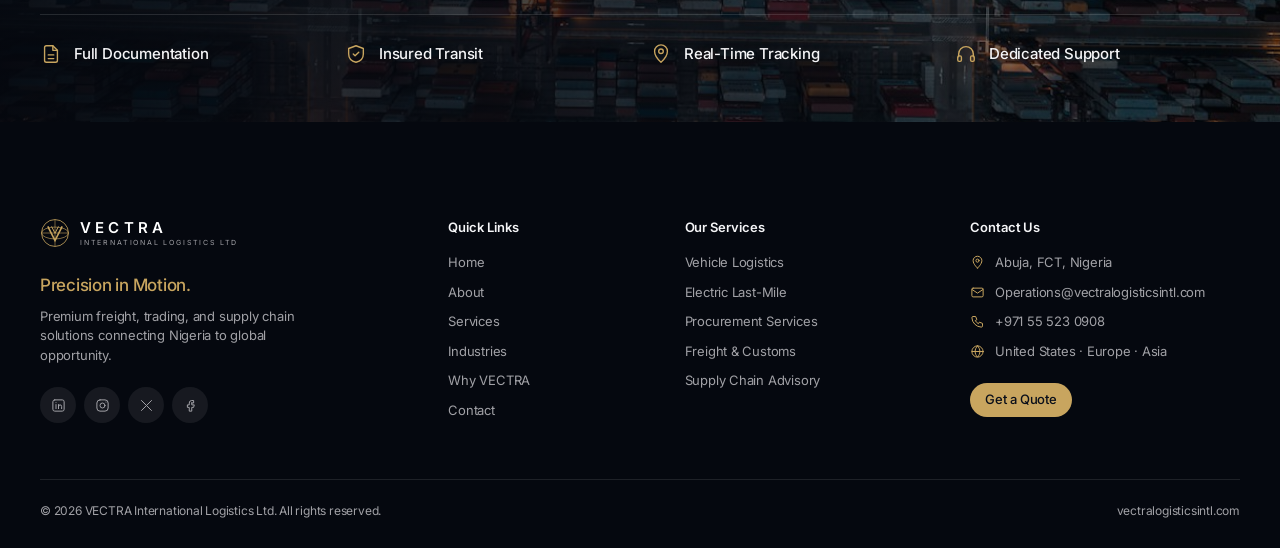
<file: why-vectra.html>
<!DOCTYPE html>
<html lang="en" class="no-js">
<head>
<meta charset="utf-8">
<meta name="viewport" content="width=device-width, initial-scale=1">
<title>Why VECTRA | VECTRA International Logistics</title>
<meta name="description" content="3-continent reach, a zero-error standard, deep Nigerian market expertise and end-to-end ownership. Why clients choose VECTRA International Logistics.">
<meta name="theme-color" content="#05080f">
<link rel="canonical" href="https://vectralogisticsintl.com/why-vectra.html">
<meta property="og:type" content="website">
<meta property="og:site_name" content="VECTRA International Logistics Ltd">
<meta property="og:title" content="Why VECTRA | VECTRA International Logistics">
<meta property="og:description" content="3-continent reach, a zero-error standard, deep Nigerian market expertise and end-to-end ownership. Why clients choose VECTRA International Logistics.">
<meta property="og:url" content="https://vectralogisticsintl.com/why-vectra.html">
<meta property="og:image" content="https://vectralogisticsintl.com/images/port-cranes.jpg">
<link rel="icon" href="data:image/svg+xml,%3Csvg xmlns='http://www.w3.org/2000/svg' viewBox='0 0 48 48'%3E%3Crect width='48' height='48' rx='10' fill='%230a1729'/%3E%3Cg fill='none' stroke='%23c9a45c'%3E%3Ccircle cx='24' cy='24' r='18' stroke-width='1.6'/%3E%3Cpath d='M14.5 15L24 34l9.5-19' stroke-width='3.4'/%3E%3C/g%3E%3C/svg%3E">
<link rel="preconnect" href="https://fonts.googleapis.com">
<link rel="preconnect" href="https://fonts.gstatic.com" crossorigin>
<link href="https://fonts.googleapis.com/css2?family=Inter:opsz,wght@14..32,400;14..32,500;14..32,600;14..32,700&display=swap" rel="stylesheet">
<link rel="stylesheet" href="css/styles.css">
</head>
<body>
<a class="skip-link" href="#main">Skip to content</a>
<header class="site-header">
  <div class="container nav">
    <a class="brand" href="index.html" aria-label="VECTRA International Logistics, home"><svg class="brand__mark" viewBox="0 0 48 48" fill="none" stroke="currentColor" aria-hidden="true"><circle cx="24" cy="24" r="21.5" stroke-width="1.3"/><ellipse cx="24" cy="24" rx="21.5" ry="9.5" stroke-width="1"/><path d="M24 2.5v43M2.5 24h43" stroke-width="0.9"/><path d="M12.5 13.5L24 36l11.5-22.5" stroke-width="2.6"/><path d="M18.5 13.5L24 24.5l5.5-11" stroke-width="1.6"/></svg><span class="brand__text"><span class="brand__name">VECTRA</span><span class="brand__sub">INTERNATIONAL LOGISTICS LTD</span></span></a>
    <nav aria-label="Primary"><ul class="nav__links"><li><a href="index.html">Home</a></li><li><a href="about.html">About</a></li><li class="has-dropdown"><a class="nav__toggle" href="services.html">Services <svg viewBox="0 0 24 24" fill="none" stroke="currentColor" stroke-width="1.6" stroke-linecap="round" stroke-linejoin="round" aria-hidden="true"><path d="M6 9l6 6 6-6"/></svg></a><ul class="dropdown"><li><a href="vehicle-logistics.html"><span class="num">01</span>Vehicle Logistics</a></li><li><a href="electric-last-mile.html"><span class="num">02</span>Electric Last-Mile</a></li><li><a href="procurement.html"><span class="num">03</span>Procurement Services</a></li><li><a href="freight-customs.html"><span class="num">04</span>Freight & Customs</a></li><li><a href="supply-chain-advisory.html"><span class="num">05</span>Supply Chain Advisory</a></li><li><a class="all" href="services.html">All services <svg viewBox="0 0 24 24" fill="none" stroke="currentColor" stroke-width="1.6" stroke-linecap="round" stroke-linejoin="round" aria-hidden="true"><path d="M5 12h14M13 6l6 6-6 6"/></svg></a></li></ul></li><li><a href="industries.html">Industries</a></li><li><a href="why-vectra.html" aria-current="page">Why VECTRA</a></li><li><a href="contact.html">Contact</a></li></ul></nav>
    <div class="nav__cta">
      <a class="btn btn--gold btn--sm" href="contact.html">Get a Quote <svg viewBox="0 0 24 24" fill="none" stroke="currentColor" stroke-width="1.6" stroke-linecap="round" stroke-linejoin="round" aria-hidden="true"><path d="M5 12h14M13 6l6 6-6 6"/></svg></a>
      <button class="menu-btn" type="button" data-menu-open aria-controls="mobile-nav" aria-expanded="false" aria-label="Open menu"><svg viewBox="0 0 24 24" fill="none" stroke="currentColor" stroke-width="1.6" stroke-linecap="round" stroke-linejoin="round" aria-hidden="true"><path d="M4 7h16M4 12h16M4 17h16"/></svg></button>
    </div>
  </div>
</header>
<div class="mobile-nav" id="mobile-nav" aria-hidden="true">
  <div class="mobile-nav__top"><a class="brand" href="index.html" aria-label="VECTRA International Logistics, home"><svg class="brand__mark" viewBox="0 0 48 48" fill="none" stroke="currentColor" aria-hidden="true"><circle cx="24" cy="24" r="21.5" stroke-width="1.3"/><ellipse cx="24" cy="24" rx="21.5" ry="9.5" stroke-width="1"/><path d="M24 2.5v43M2.5 24h43" stroke-width="0.9"/><path d="M12.5 13.5L24 36l11.5-22.5" stroke-width="2.6"/><path d="M18.5 13.5L24 24.5l5.5-11" stroke-width="1.6"/></svg><span class="brand__text"><span class="brand__name">VECTRA</span><span class="brand__sub">INTERNATIONAL LOGISTICS LTD</span></span></a><button class="menu-btn" type="button" data-menu-close aria-label="Close menu" style="display:grid"><svg viewBox="0 0 24 24" fill="none" stroke="currentColor" stroke-width="1.6" stroke-linecap="round" stroke-linejoin="round" aria-hidden="true"><path d="M6 6l12 12M18 6L6 18"/></svg></button></div>
  <ul><li><a href="index.html">Home</a></li><li><a href="about.html">About</a></li><li><a href="services.html">Services</a><div class="sub"><a href="vehicle-logistics.html">01 &nbsp;Vehicle Logistics</a><a href="electric-last-mile.html">02 &nbsp;Electric Last-Mile</a><a href="procurement.html">03 &nbsp;Procurement Services</a><a href="freight-customs.html">04 &nbsp;Freight & Customs</a><a href="supply-chain-advisory.html">05 &nbsp;Supply Chain Advisory</a></div></li><li><a href="industries.html">Industries</a></li><li><a href="why-vectra.html">Why VECTRA</a></li><li><a href="contact.html">Contact</a></li></ul>
  <a class="btn btn--gold" href="contact.html">Get a Quote <svg viewBox="0 0 24 24" fill="none" stroke="currentColor" stroke-width="1.6" stroke-linecap="round" stroke-linejoin="round" aria-hidden="true"><path d="M5 12h14M13 6l6 6-6 6"/></svg></a>
</div>
<main id="main">
<section class="page-hero ">
  <div class="page-hero__bg"><img src="images/gwagon.jpg" alt="" fetchpriority="high"></div>
  <div class="container">
    <nav class="crumbs" aria-label="Breadcrumb"><a href="index.html">Home</a><span aria-hidden="true">/</span><span>Why VECTRA</span></nav>
    <p class="eyebrow">Why VECTRA</p>
    <h1>More Than Freight. We Offer Architecture.</h1>
    <p class="lead">VECTRA transforms volatile international trade lanes into highly predictable enterprise advantages.</p>
    
  </div>
</section>

<section class="section section--white">
  <div class="container reveal">
    <p class="statement">Where standard freight forwarders offer <em>transit</em>, VECTRA offers <em>architecture</em>.</p>
  </div>
</section>

<section class="section dark">
  <div class="container">
    <div class="section-head reveal">
      <p class="eyebrow">Our Advantage</p>
      <h2>Four Reasons Clients Choose VECTRA.</h2>
    </div>
    <div class="pillars"><article class="pillar reveal">
      <span class="pillar__num">01</span>
      <div><h3>3-Continent Reach</h3><p>Active networks in the USA, Europe, and Asia. We own the corridor, not just the freight booking.</p></div>
      <ul class="bullets"><li><svg viewBox="0 0 24 24" fill="none" stroke="currentColor" stroke-width="1.6" stroke-linecap="round" stroke-linejoin="round" aria-hidden="true"><path d="M5 12l5 5 9-10"/></svg><span>Sourcing across the USA, UK, Germany, Japan, UAE, China and India</span></li><li><svg viewBox="0 0 24 24" fill="none" stroke="currentColor" stroke-width="1.6" stroke-linecap="round" stroke-linejoin="round" aria-hidden="true"><path d="M5 12l5 5 9-10"/></svg><span>Established routes into Apapa, Tin Can, Onne and major airports</span></li><li><svg viewBox="0 0 24 24" fill="none" stroke="currentColor" stroke-width="1.6" stroke-linecap="round" stroke-linejoin="round" aria-hidden="true"><path d="M5 12l5 5 9-10"/></svg><span>One team coordinating origin to destination</span></li></ul>
    </article><article class="pillar reveal">
      <span class="pillar__num">02</span>
      <div><h3>Zero-Error Standard</h3><p>Every shipment is governed by a zero-margin protocol. We prevent failure before it occurs.</p></div>
      <ul class="bullets"><li><svg viewBox="0 0 24 24" fill="none" stroke="currentColor" stroke-width="1.6" stroke-linecap="round" stroke-linejoin="round" aria-hidden="true"><path d="M5 12l5 5 9-10"/></svg><span>Documentation verified before cargo moves</span></li><li><svg viewBox="0 0 24 24" fill="none" stroke="currentColor" stroke-width="1.6" stroke-linecap="round" stroke-linejoin="round" aria-hidden="true"><path d="M5 12l5 5 9-10"/></svg><span>Pre-shipment inspection on vehicles and procured goods</span></li><li><svg viewBox="0 0 24 24" fill="none" stroke="currentColor" stroke-width="1.6" stroke-linecap="round" stroke-linejoin="round" aria-hidden="true"><path d="M5 12l5 5 9-10"/></svg><span>Insured transit with real-time tracking</span></li></ul>
    </article><article class="pillar reveal">
      <span class="pillar__num">03</span>
      <div><h3>Nigerian Market Depth</h3><p>Deep NCS, FAAN, and port expertise. No surprises at Nigerian clearance terminals.</p></div>
      <ul class="bullets"><li><svg viewBox="0 0 24 24" fill="none" stroke="currentColor" stroke-width="1.6" stroke-linecap="round" stroke-linejoin="round" aria-hidden="true"><path d="M5 12l5 5 9-10"/></svg><span>Licensed NCS customs brokerage</span></li><li><svg viewBox="0 0 24 24" fill="none" stroke="currentColor" stroke-width="1.6" stroke-linecap="round" stroke-linejoin="round" aria-hidden="true"><path d="M5 12l5 5 9-10"/></svg><span>Form M, PAAR, NESS and HS classification handled in-house</span></li><li><svg viewBox="0 0 24 24" fill="none" stroke="currentColor" stroke-width="1.6" stroke-linecap="round" stroke-linejoin="round" aria-hidden="true"><path d="M5 12l5 5 9-10"/></svg><span>Bonded warehousing and inland haulage</span></li></ul>
    </article><article class="pillar reveal">
      <span class="pillar__num">04</span>
      <div><h3>End-to-End Ownership</h3><p>From procurement to final delivery: one contact, full accountability, zero gaps.</p></div>
      <ul class="bullets"><li><svg viewBox="0 0 24 24" fill="none" stroke="currentColor" stroke-width="1.6" stroke-linecap="round" stroke-linejoin="round" aria-hidden="true"><path d="M5 12l5 5 9-10"/></svg><span>A single point of contact for every shipment</span></li><li><svg viewBox="0 0 24 24" fill="none" stroke="currentColor" stroke-width="1.6" stroke-linecap="round" stroke-linejoin="round" aria-hidden="true"><path d="M5 12l5 5 9-10"/></svg><span>Itemised, binding quotes with no hidden fees</span></li><li><svg viewBox="0 0 24 24" fill="none" stroke="currentColor" stroke-width="1.6" stroke-linecap="round" stroke-linejoin="round" aria-hidden="true"><path d="M5 12l5 5 9-10"/></svg><span>Procurement, freight, clearance and last-mile under one roof</span></li></ul>
    </article></div>
  </div>
</section>

<section class="section section--cream">
  <div class="container">
    <div class="section-head section-head--center reveal">
      <p class="eyebrow eyebrow--center">The Difference</p>
      <h2>Transit vs. Architecture.</h2>
    </div>
    <div class="table-scroll reveal">
      <table class="compare">
        <thead><tr><th scope="col"><span class="sr-only">Criteria</span></th><th scope="col">Standard forwarder</th><th scope="col" class="v">VECTRA</th></tr></thead>
        <tbody><tr><th scope="row">Scope</th><td class="muted">Freight booking only</td><td class="v"><svg viewBox="0 0 24 24" fill="none" stroke="currentColor" stroke-width="1.6" stroke-linecap="round" stroke-linejoin="round" aria-hidden="true"><path d="M5 12l5 5 9-10"/></svg>End to end: procurement to final delivery</td></tr><tr><th scope="row">Accountability</th><td class="muted">Multiple hand-offs and contacts</td><td class="v"><svg viewBox="0 0 24 24" fill="none" stroke="currentColor" stroke-width="1.6" stroke-linecap="round" stroke-linejoin="round" aria-hidden="true"><path d="M5 12l5 5 9-10"/></svg>One contact, full accountability</td></tr><tr><th scope="row">Network</th><td class="muted">Booked capacity on third-party lanes</td><td class="v"><svg viewBox="0 0 24 24" fill="none" stroke="currentColor" stroke-width="1.6" stroke-linecap="round" stroke-linejoin="round" aria-hidden="true"><path d="M5 12l5 5 9-10"/></svg>Active corridors in the USA, Europe and Asia</td></tr><tr><th scope="row">Nigerian clearance</th><td class="muted">Outsourced, often reactive</td><td class="v"><svg viewBox="0 0 24 24" fill="none" stroke="currentColor" stroke-width="1.6" stroke-linecap="round" stroke-linejoin="round" aria-hidden="true"><path d="M5 12l5 5 9-10"/></svg>In-house NCS, FAAN and port expertise</td></tr><tr><th scope="row">Error handling</th><td class="muted">Fix problems after they occur</td><td class="v"><svg viewBox="0 0 24 24" fill="none" stroke="currentColor" stroke-width="1.6" stroke-linecap="round" stroke-linejoin="round" aria-hidden="true"><path d="M5 12l5 5 9-10"/></svg>Zero-margin protocol prevents failure</td></tr><tr><th scope="row">Pricing</th><td class="muted">Surprise charges at the terminal</td><td class="v"><svg viewBox="0 0 24 24" fill="none" stroke="currentColor" stroke-width="1.6" stroke-linecap="round" stroke-linejoin="round" aria-hidden="true"><path d="M5 12l5 5 9-10"/></svg>Itemised, binding quotes, no hidden fees</td></tr></tbody>
      </table>
    </div>
  </div>
</section>

<section class="section section--white">
  <div class="container split split--map">
    <div class="reveal">
      <p class="eyebrow">Global Corridors</p>
      <h2>Connecting Continents. Powering Nigeria.</h2>
      <p class="lead" style="margin:22px 0 28px">Active networks across the USA, Europe, and Asia, with true corridor ownership into Nigeria’s ports, airports and cities.</p>
      <ul class="bullets"><li><svg viewBox="0 0 24 24" fill="none" stroke="currentColor" stroke-width="1.6" stroke-linecap="round" stroke-linejoin="round" aria-hidden="true"><path d="M5 12l5 5 9-10"/></svg><span>Origins: USA, UK, Germany, Japan, UAE, China, India</span></li><li><svg viewBox="0 0 24 24" fill="none" stroke="currentColor" stroke-width="1.6" stroke-linecap="round" stroke-linejoin="round" aria-hidden="true"><path d="M5 12l5 5 9-10"/></svg><span>Ports: Apapa, Tin Can, Onne</span></li><li><svg viewBox="0 0 24 24" fill="none" stroke="currentColor" stroke-width="1.6" stroke-linecap="round" stroke-linejoin="round" aria-hidden="true"><path d="M5 12l5 5 9-10"/></svg><span>Air: Lagos, Abuja, Kano</span></li><li><svg viewBox="0 0 24 24" fill="none" stroke="currentColor" stroke-width="1.6" stroke-linecap="round" stroke-linejoin="round" aria-hidden="true"><path d="M5 12l5 5 9-10"/></svg><span>Inland: Lagos, Abuja, Kano, Port Harcourt & ECOWAS routes</span></li></ul>
    </div>
    <div class="reveal" style="--d:.15s"><div class="map-wrap"><svg class="map-svg" viewBox="0 0 1000 372" role="img" aria-label="Map of VECTRA corridors from the USA, Europe and Asia into Nigeria"><image class="map-dots" href="images/world-dots.svg" width="1000" height="372"/><path class="arc" d="M227.8 108.3 Q375.0 51.5 522.2 190.3"/><path class="arc" d="M527.8 77.8 Q525.0 98.0 522.2 190.3"/><path class="arc" d="M811.1 125.0 Q666.7 62.9 522.2 190.3"/><path class="arc-glow" d="M227.8 108.3 Q375.0 51.5 522.2 190.3" style="animation-delay:0.0s"/><path class="arc-glow" d="M527.8 77.8 Q525.0 98.0 522.2 190.3" style="animation-delay:0.7s"/><path class="arc-glow" d="M811.1 125.0 Q666.7 62.9 522.2 190.3" style="animation-delay:1.4s"/><g class="node"><circle class="pulse" cx="227.8" cy="108.3" r="9" style="animation-delay:0.0s"/><circle class="core" cx="227.8" cy="108.3" r="7"/><text x="199.8" y="90.3" text-anchor="end">USA</text></g><g class="node"><circle class="pulse" cx="527.8" cy="77.8" r="9" style="animation-delay:0.5s"/><circle class="core" cx="527.8" cy="77.8" r="7"/><text x="543.8" y="65.8" text-anchor="start">Europe</text></g><g class="node"><circle class="pulse" cx="811.1" cy="125.0" r="9" style="animation-delay:1.0s"/><circle class="core" cx="811.1" cy="125.0" r="7"/><text x="827.1" y="113.0" text-anchor="start">Asia</text></g><g class="node node--hub"><circle class="pulse" cx="522.2" cy="190.3" r="12"/><circle class="core" cx="522.2" cy="190.3" r="9"/><text x="540.2" y="220.3">Nigeria</text></g></svg></div></div>
  </div>
</section>

<section class="cta">
  <div class="cta__bg"><img src="images/port-night.jpg" alt="" loading="lazy"></div>
  <div class="container">
    <div class="reveal" style="max-width:720px">
      <p class="eyebrow">Ready to move forward?</p>
      <h2>Let’s Build Your Corridor.</h2>
      <p class="lead">VECTRA is ready to architect your next global supply chain solution, from vehicle importation to last-mile electric delivery and from strategic procurement to freight corridors. We are your precision partner.</p>
      <div class="btn-row">
        <a class="btn btn--gold" href="contact.html">Get a Quote <svg viewBox="0 0 24 24" fill="none" stroke="currentColor" stroke-width="1.6" stroke-linecap="round" stroke-linejoin="round" aria-hidden="true"><path d="M5 12h14M13 6l6 6-6 6"/></svg></a>
        <a class="btn btn--ghost" href="mailto:Operations@vectralogisticsintl.com">Speak to Our Team</a>
      </div>
    </div>
    <ul class="assurances">
      <li><svg viewBox="0 0 24 24" fill="none" stroke="currentColor" stroke-width="1.6" stroke-linecap="round" stroke-linejoin="round" aria-hidden="true"><path d="M14 3H7a2 2 0 0 0-2 2v14a2 2 0 0 0 2 2h10a2 2 0 0 0 2-2V8z"/><path d="M14 3v5h5M9 13h6M9 17h6"/></svg>Full Documentation</li>
      <li><svg viewBox="0 0 24 24" fill="none" stroke="currentColor" stroke-width="1.6" stroke-linecap="round" stroke-linejoin="round" aria-hidden="true"><path d="M12 3l8 3v6c0 5-3.5 8-8 9-4.5-1-8-4-8-9V6z"/><path d="M9 12l2 2 4-4"/></svg>Insured Transit</li>
      <li><svg viewBox="0 0 24 24" fill="none" stroke="currentColor" stroke-width="1.6" stroke-linecap="round" stroke-linejoin="round" aria-hidden="true"><path d="M12 21s-7-6.2-7-12a7 7 0 0 1 14 0c0 5.8-7 12-7 12z"/><circle cx="12" cy="9" r="2.5"/></svg>Real-Time Tracking</li>
      <li><svg viewBox="0 0 24 24" fill="none" stroke="currentColor" stroke-width="1.6" stroke-linecap="round" stroke-linejoin="round" aria-hidden="true"><path d="M4 15v-3a8 8 0 0 1 16 0v3"/><rect x="3" y="14" width="4" height="6" rx="1.5"/><rect x="17" y="14" width="4" height="6" rx="1.5"/></svg>Dedicated Support</li>
    </ul>
  </div>
</section>
</main>
<footer class="site-footer">
  <div class="container">
    <div class="footer-grid">
      <div class="footer-brand">
        <a class="brand" href="index.html" aria-label="VECTRA home"><svg class="brand__mark" viewBox="0 0 48 48" fill="none" stroke="currentColor" aria-hidden="true"><circle cx="24" cy="24" r="21.5" stroke-width="1.3"/><ellipse cx="24" cy="24" rx="21.5" ry="9.5" stroke-width="1"/><path d="M24 2.5v43M2.5 24h43" stroke-width="0.9"/><path d="M12.5 13.5L24 36l11.5-22.5" stroke-width="2.6"/><path d="M18.5 13.5L24 24.5l5.5-11" stroke-width="1.6"/></svg><span class="brand__text"><span class="brand__name">VECTRA</span><span class="brand__sub">INTERNATIONAL LOGISTICS LTD</span></span></a>
        <p class="tag">Precision in Motion.</p>
        <p>Premium freight, trading, and supply chain solutions connecting Nigeria to global opportunity.</p>
        <!-- TODO: replace # with the real social profile URLs -->
        <div class="socials"><a href="#" aria-label="VECTRA on Linkedin"><svg viewBox="0 0 24 24" fill="none" stroke="currentColor" stroke-width="1.6" stroke-linecap="round" stroke-linejoin="round" aria-hidden="true"><rect x="3" y="3" width="18" height="18" rx="3"/><path d="M8 10.5V17M8 7.5v.01M12 17v-6.5M12 13.5a2.5 2.5 0 0 1 5 0V17"/></svg></a><a href="#" aria-label="VECTRA on Instagram"><svg viewBox="0 0 24 24" fill="none" stroke="currentColor" stroke-width="1.6" stroke-linecap="round" stroke-linejoin="round" aria-hidden="true"><rect x="3" y="3" width="18" height="18" rx="5"/><circle cx="12" cy="12" r="4"/><path d="M17.5 6.5v.01"/></svg></a><a href="#" aria-label="VECTRA on X"><svg viewBox="0 0 24 24" fill="none" stroke="currentColor" stroke-width="1.6" stroke-linecap="round" stroke-linejoin="round" aria-hidden="true"><path d="M4 4l16 16M20 4L4 20"/></svg></a><a href="#" aria-label="VECTRA on Facebook"><svg viewBox="0 0 24 24" fill="none" stroke="currentColor" stroke-width="1.6" stroke-linecap="round" stroke-linejoin="round" aria-hidden="true"><path d="M14 8h3V4h-3a4 4 0 0 0-4 4v3H7v4h3v6h4v-6h3l1-4h-4V8z"/></svg></a></div>
      </div>
      <div><h4>Quick Links</h4><ul><li><a href="index.html">Home</a></li><li><a href="about.html">About</a></li><li><a href="services.html">Services</a></li><li><a href="industries.html">Industries</a></li><li><a href="why-vectra.html">Why VECTRA</a></li><li><a href="contact.html">Contact</a></li></ul></div>
      <div><h4>Our Services</h4><ul><li><a href="vehicle-logistics.html">Vehicle Logistics</a></li><li><a href="electric-last-mile.html">Electric Last-Mile</a></li><li><a href="procurement.html">Procurement Services</a></li><li><a href="freight-customs.html">Freight & Customs</a></li><li><a href="supply-chain-advisory.html">Supply Chain Advisory</a></li></ul></div>
      <div>
        <h4>Contact Us</h4>
        <ul class="contact-list">
          <li><svg viewBox="0 0 24 24" fill="none" stroke="currentColor" stroke-width="1.6" stroke-linecap="round" stroke-linejoin="round" aria-hidden="true"><path d="M12 21s-7-6.2-7-12a7 7 0 0 1 14 0c0 5.8-7 12-7 12z"/><circle cx="12" cy="9" r="2.5"/></svg><span>Abuja, FCT, Nigeria</span></li>
          <li><svg viewBox="0 0 24 24" fill="none" stroke="currentColor" stroke-width="1.6" stroke-linecap="round" stroke-linejoin="round" aria-hidden="true"><rect x="3" y="5" width="18" height="14" rx="2"/><path d="M3 7l9 6 9-6"/></svg><a href="mailto:Operations@vectralogisticsintl.com">Operations@vectralogisticsintl.com</a></li>
          <li><svg viewBox="0 0 24 24" fill="none" stroke="currentColor" stroke-width="1.6" stroke-linecap="round" stroke-linejoin="round" aria-hidden="true"><path d="M5 4h4l2 5-2.5 1.5a11 11 0 0 0 5 5L15 13l5 2v4a2 2 0 0 1-2 2A16 16 0 0 1 3 6a2 2 0 0 1 2-2"/></svg><a href="tel:+971555230908">+971 55 523 0908</a></li>
          <li><svg viewBox="0 0 24 24" fill="none" stroke="currentColor" stroke-width="1.6" stroke-linecap="round" stroke-linejoin="round" aria-hidden="true"><circle cx="12" cy="12" r="9"/><path d="M3 12h18M12 3c2.5 2.7 3.8 5.7 3.8 9s-1.3 6.3-3.8 9c-2.5-2.7-3.8-5.7-3.8-9S9.5 5.7 12 3z"/></svg><span>United States · Europe · Asia</span></li>
        </ul>
        <a class="btn btn--gold btn--sm" href="contact.html">Get a Quote <svg viewBox="0 0 24 24" fill="none" stroke="currentColor" stroke-width="1.6" stroke-linecap="round" stroke-linejoin="round" aria-hidden="true"><path d="M5 12h14M13 6l6 6-6 6"/></svg></a>
      </div>
    </div>
    <div class="footer-bottom">
      <span>&copy; <span data-year>2026</span> VECTRA International Logistics Ltd. All rights reserved.</span>
      <span>vectralogisticsintl.com</span>
    </div>
  </div>
</footer>
<script src="js/main.js"></script>
</body>
</html>
</file>
<file: css/styles.css>
/* ==========================================================================
   VECTRA International Logistics Ltd — "Precision in Motion."
   Visual language: Apple HIG (clarity, deference, depth) in VECTRA navy + gold.
   ========================================================================== */

:root {
  /* Brand */
  --gold: #c8a55f;
  --gold-bright: #dcbd7c;
  --gold-ink: #8c6b2c;          /* gold that passes contrast on white */

  /* Light surfaces */
  --bg: #ffffff;
  --bg-2: #f5f5f7;
  --ink: #1d1d1f;
  --ink-2: #424245;
  --muted: #6e6e73;
  --line: rgba(0, 0, 0, 0.08);

  /* Dark surfaces (navy, pushed toward black) */
  --navy-950: #05080f;
  --navy-900: #070c17;
  --navy-850: #0c1426;
  --navy-800: #111b31;
  --navy-700: #1a2742;
  --on-dark: #f5f5f7;
  --on-dark-2: #a1a1a6;
  --line-dark: rgba(255, 255, 255, 0.1);

  --accent: var(--gold);

  --sans: -apple-system, BlinkMacSystemFont, "SF Pro Display", "SF Pro Text", "Inter", "Helvetica Neue", Arial, sans-serif;

  --r-sm: 12px;
  --r: 20px;
  --r-lg: 28px;
  --shadow: 0 30px 60px -30px rgba(0, 0, 0, 0.35);
  --shadow-soft: 0 12px 40px -20px rgba(0, 0, 0, 0.18);
  --container: 1200px;
  --gutter: clamp(20px, 4vw, 40px);
  --ease: cubic-bezier(0.25, 1, 0.5, 1);      /* ≈ critically damped spring */
  --ease-press: cubic-bezier(0.3, 0, 0.2, 1);
}

*,
*::before,
*::after { box-sizing: border-box; }

html { scroll-behavior: smooth; -webkit-text-size-adjust: 100%; }

body {
  margin: 0;
  font-family: var(--sans);
  font-size: 17px;
  line-height: 1.5;
  letter-spacing: -0.012em;
  color: var(--ink-2);
  background: var(--bg);
  -webkit-font-smoothing: antialiased;
  -moz-osx-font-smoothing: grayscale;
  font-optical-sizing: auto;
  overflow-x: hidden;
}

img { display: block; max-width: 100%; height: auto; }
a { color: inherit; text-decoration: none; }
button, input, select, textarea { font: inherit; color: inherit; letter-spacing: inherit; }
svg { flex-shrink: 0; }

h1, h2, h3, h4 { margin: 0; color: var(--ink); font-weight: 600; text-wrap: balance; }
h1 { font-size: clamp(3rem, 7.4vw, 5.75rem); line-height: 1.02; letter-spacing: -0.04em; font-weight: 700; }
h2 { font-size: clamp(2.2rem, 4.6vw, 3.5rem); line-height: 1.06; letter-spacing: -0.032em; }
h3 { font-size: 1.1875rem; line-height: 1.3; letter-spacing: -0.018em; }
p { margin: 0 0 1em; }
p:last-child { margin-bottom: 0; }

.container { width: min(var(--container), 100% - var(--gutter) * 2); margin-inline: auto; }
.gold { color: var(--gold); }
.accent { color: var(--accent); }
.sr-only { position: absolute; width: 1px; height: 1px; overflow: hidden; clip: rect(0 0 0 0); white-space: nowrap; }

.skip-link {
  position: absolute; left: 16px; top: -60px; z-index: 200;
  background: var(--gold); color: var(--navy-900); padding: 10px 16px; border-radius: 980px; font-weight: 600;
}
.skip-link:focus { top: 16px; }
:focus-visible { outline: 2px solid var(--gold); outline-offset: 3px; border-radius: 6px; }

/* ---------- Eyebrow / section heads ---------- */
.eyebrow {
  display: block; margin: 0 0 14px;
  font-size: 1.0625rem; font-weight: 600; letter-spacing: -0.01em;
  color: var(--gold-ink);
}
.dark .eyebrow, .page-hero .eyebrow, .hero .eyebrow, .cta .eyebrow { color: var(--gold); }
.eyebrow--center { text-align: center; }

.section-head { max-width: 760px; margin-bottom: clamp(44px, 6vw, 72px); }
.section-head--center { text-align: center; margin-inline: auto; }
.section-head .lead { margin-top: 18px; }
.lead { font-size: 1.3125rem; line-height: 1.42; letter-spacing: -0.02em; color: var(--muted); max-width: 40ch; }
.dark .lead { color: var(--on-dark-2); }
.section-head--center .lead { margin-inline: auto; }

/* ---------- Buttons ---------- */
.btn {
  display: inline-flex; align-items: center; justify-content: center; gap: 8px;
  min-height: 44px; padding: 11px 22px; border-radius: 980px; border: 1px solid transparent;
  font-size: 1.0625rem; font-weight: 500; letter-spacing: -0.015em; cursor: pointer; white-space: nowrap;
  transition: background-color 0.25s var(--ease), color 0.25s var(--ease), border-color 0.25s var(--ease), transform 0.12s var(--ease-press);
  -webkit-tap-highlight-color: transparent;
}
.btn svg { display: none; }
.btn:active { transform: scale(0.97); }
.btn--gold { background: var(--gold); color: #0a0f1a; }
.btn--gold:hover { background: var(--gold-bright); }
.btn--ghost { border-color: rgba(255, 255, 255, 0.5); color: #fff; }
.btn--ghost:hover { background: rgba(255, 255, 255, 0.1); border-color: #fff; }
.btn--outline { background: var(--ink); color: #fff; }
.btn--outline:hover { background: #000; }
.btn--sm { min-height: 32px; padding: 6px 14px; font-size: 0.8125rem; font-weight: 500; letter-spacing: -0.005em; }
.btn-row { display: flex; flex-wrap: wrap; gap: 14px; align-items: center; }

.link-arrow {
  display: inline-flex; align-items: center; gap: 4px;
  font-size: 1.0625rem; font-weight: 400; color: var(--gold-ink);
}
.link-arrow svg { width: 15px; height: 15px; transition: transform 0.3s var(--ease); }
.link-arrow:hover { text-decoration: underline; text-underline-offset: 3px; }
.link-arrow:hover svg { transform: translateX(3px); }
.dark .link-arrow { color: var(--gold); }

.icon-circle {
  width: 44px; height: 44px; border-radius: 50%;
  display: grid; place-items: center;
  background: color-mix(in srgb, var(--accent) 13%, transparent); color: var(--accent);
}
.icon-circle svg { width: 21px; height: 21px; stroke-width: 1.5; }
.icon-circle--solid { background: var(--gold); color: #0a0f1a; }
.section--white .icon-circle, .section--cream .icon-circle, .fact-card .icon-circle { color: var(--gold-ink); }

/* ---------- Header (glass) ---------- */
.site-header {
  position: fixed; inset: 0 0 auto; z-index: 100;
  padding-top: env(safe-area-inset-top, 0px);
  background: rgba(8, 13, 24, 0.55);
  backdrop-filter: saturate(180%) blur(20px);
  -webkit-backdrop-filter: saturate(180%) blur(20px);
  transition: background-color 0.4s var(--ease);
}
.site-header::after {
  content: ""; position: absolute; left: 0; right: 0; bottom: 0; height: 1px;
  background: rgba(255, 255, 255, 0.08); opacity: 0; transition: opacity 0.4s var(--ease);
}
.site-header.is-scrolled { background: rgba(8, 13, 24, 0.78); }
.site-header.is-scrolled::after { opacity: 1; }
.nav { display: flex; align-items: center; justify-content: space-between; gap: 24px; height: 56px; }

.brand { display: inline-flex; align-items: center; gap: 10px; color: #fff; }
.brand__mark { width: 30px; height: 30px; color: var(--gold); }
.brand__text { display: flex; flex-direction: column; line-height: 1; }
.brand__name { font-weight: 600; font-size: 0.9375rem; letter-spacing: 0.28em; }
.brand__sub { font-size: 0.4375rem; letter-spacing: 0.26em; margin-top: 4px; color: var(--on-dark-2); }

.nav__links { display: flex; align-items: center; gap: 2px; list-style: none; margin: 0; padding: 0; }
.nav__links > li { position: relative; }
.nav__links a,
.nav__links button.nav__toggle {
  display: inline-flex; align-items: center; gap: 4px;
  padding: 8px 12px; font-size: 0.8125rem; font-weight: 400; letter-spacing: -0.005em; color: rgba(255, 255, 255, 0.8);
  background: none; border: 0; cursor: pointer; transition: color 0.2s;
}
.nav__links a:hover,
.nav__links button.nav__toggle:hover { color: #fff; }
.nav__links a[aria-current="page"],
.nav__links .is-active > .nav__toggle { color: #fff; font-weight: 500; }
.nav__toggle svg { width: 11px; height: 11px; opacity: 0.7; transition: transform 0.3s var(--ease); }

.dropdown {
  position: absolute; top: calc(100% + 12px); left: 50%; min-width: 280px;
  transform: translate(-50%, -6px) scale(0.98); transform-origin: top center; opacity: 0; visibility: hidden;
  background: rgba(16, 24, 42, 0.82);
  backdrop-filter: saturate(180%) blur(24px); -webkit-backdrop-filter: saturate(180%) blur(24px);
  border: 1px solid rgba(255, 255, 255, 0.1); border-radius: 18px;
  padding: 8px; list-style: none; margin: 0; box-shadow: 0 24px 60px -20px rgba(0, 0, 0, 0.6);
  transition: opacity 0.25s var(--ease), transform 0.35s var(--ease), visibility 0.25s;
}
.dropdown::before { content: ""; position: absolute; inset: -14px 0 auto; height: 14px; }
.has-dropdown:hover .dropdown,
.has-dropdown:focus-within .dropdown { opacity: 1; visibility: visible; transform: translate(-50%, 0) scale(1); }
.has-dropdown:hover .nav__toggle svg { transform: rotate(180deg); }
.dropdown a { display: flex; width: 100%; gap: 12px; padding: 10px 12px; border-radius: 10px; font-size: 0.875rem; color: rgba(255, 255, 255, 0.88); }
.dropdown a:hover { background: rgba(255, 255, 255, 0.08); color: #fff; }
.dropdown .num { font-size: 0.75rem; color: var(--gold); font-weight: 500; width: 18px; font-variant-numeric: tabular-nums; }
.dropdown .all { margin-top: 4px; color: var(--gold); border-top: 1px solid rgba(255, 255, 255, 0.08); border-radius: 0 0 10px 10px; padding-top: 12px; }
.dropdown .all svg { width: 13px; height: 13px; }

.nav__cta { display: flex; align-items: center; gap: 10px; }
.menu-btn {
  display: none; width: 44px; height: 44px; border-radius: 50%;
  background: transparent; border: 0; color: #fff; place-items: center; cursor: pointer;
}
.menu-btn svg { width: 20px; height: 20px; }

/* Mobile drawer: large-type list, glass */
.mobile-nav {
  position: fixed; inset: 0; z-index: 150;
  background: rgba(5, 8, 15, 0.94);
  backdrop-filter: blur(30px); -webkit-backdrop-filter: blur(30px);
  padding: calc(env(safe-area-inset-top, 0px) + 6px) var(--gutter) 40px; overflow-y: auto;
  opacity: 0; visibility: hidden;
  transition: opacity 0.3s var(--ease), visibility 0.3s;
}
.mobile-nav.is-open { opacity: 1; visibility: visible; }
.mobile-nav__top { display: flex; justify-content: space-between; align-items: center; height: 56px; margin-bottom: 24px; }
.mobile-nav ul { list-style: none; padding: 0; margin: 0; }
.mobile-nav > ul > li { opacity: 0; transform: translateY(-8px); transition: opacity 0.4s var(--ease), transform 0.5s var(--ease); }
.mobile-nav.is-open > ul > li { opacity: 1; transform: none; }
.mobile-nav.is-open > ul > li:nth-child(2) { transition-delay: 0.03s; }
.mobile-nav.is-open > ul > li:nth-child(3) { transition-delay: 0.06s; }
.mobile-nav.is-open > ul > li:nth-child(4) { transition-delay: 0.09s; }
.mobile-nav.is-open > ul > li:nth-child(5) { transition-delay: 0.12s; }
.mobile-nav.is-open > ul > li:nth-child(6) { transition-delay: 0.15s; }
.mobile-nav > ul > li > a { display: block; padding: 8px 0; font-size: 1.75rem; font-weight: 600; letter-spacing: -0.03em; color: var(--on-dark); }
.mobile-nav .sub { padding: 2px 0 12px; }
.mobile-nav .sub a { display: block; padding: 6px 0; color: var(--on-dark-2); font-size: 1rem; }
.mobile-nav .btn { margin-top: 32px; }
body.nav-open { overflow: hidden; }

/* ---------- Hero (home) ---------- */
.hero {
  position: relative; min-height: min(100svh, 940px);
  display: flex; flex-direction: column; justify-content: flex-end;
  color: #fff; background: var(--navy-950); overflow: hidden;
  padding: 140px 0 36px;
}
.hero__bg { position: absolute; inset: 0; }
.hero__bg img { width: 100%; height: 100%; object-fit: cover; transform: scale(1.04); animation: heroSettle 2.4s var(--ease) forwards; }
@keyframes heroSettle { to { transform: scale(1); } }
.hero__bg::after {
  content: ""; position: absolute; inset: 0;
  background:
    linear-gradient(90deg, rgba(5, 8, 15, 0.86) 0%, rgba(5, 8, 15, 0.55) 45%, rgba(5, 8, 15, 0.1) 100%),
    linear-gradient(0deg, rgba(5, 8, 15, 0.92) 0%, rgba(5, 8, 15, 0) 50%);
}
.hero__content { position: relative; max-width: 760px; }
.hero h1 { color: #fff; margin-bottom: 22px; }
.hero h1 .gold { display: block; }
.hero__lead { font-size: clamp(1.25rem, 2vw, 1.5rem); line-height: 1.35; letter-spacing: -0.022em; color: rgba(255, 255, 255, 0.82); max-width: 32ch; margin-bottom: 34px; }
.hero__eyebrow { color: var(--gold); }
.hero__foot {
  position: relative; margin-top: clamp(56px, 10vh, 110px);
  display: flex; align-items: center; justify-content: space-between; gap: 20px;
  padding-top: 22px; border-top: 1px solid rgba(255, 255, 255, 0.12);
}
.route { display: flex; align-items: center; flex-wrap: wrap; gap: 14px; font-size: 0.875rem; color: rgba(255, 255, 255, 0.78); }
.route .sep { width: 3px; height: 3px; border-radius: 50%; background: rgba(255, 255, 255, 0.45); }
.route svg { width: 16px; height: 16px; color: var(--gold); }
.route strong { color: var(--gold); font-weight: 500; }
.scroll-cue {
  width: 44px; height: 44px; border-radius: 50%;
  background: rgba(255, 255, 255, 0.1); backdrop-filter: blur(12px); -webkit-backdrop-filter: blur(12px);
  display: grid; place-items: center; color: #fff; transition: background-color 0.3s, transform 0.12s var(--ease-press);
}
.scroll-cue:hover { background: rgba(255, 255, 255, 0.18); }
.scroll-cue:active { transform: scale(0.94); }
.scroll-cue svg { width: 18px; height: 18px; }

/* ---------- Page hero (inner pages) ---------- */
.page-hero {
  position: relative; color: #fff; background: var(--navy-950); overflow: hidden;
  padding: clamp(150px, 20vh, 200px) 0 clamp(72px, 9vw, 112px);
}
.page-hero__bg { position: absolute; inset: 0; }
.page-hero__bg img { width: 100%; height: 100%; object-fit: cover; }
.page-hero__bg::after {
  content: ""; position: absolute; inset: 0;
  background: linear-gradient(90deg, rgba(5, 8, 15, 0.9) 0%, rgba(5, 8, 15, 0.7) 45%, rgba(5, 8, 15, 0.3) 100%);
}
.page-hero .container { position: relative; }
.page-hero h1 { color: #fff; font-size: clamp(2.8rem, 6.4vw, 5rem); max-width: 15ch; margin-bottom: 20px; }
.page-hero .lead { color: rgba(255, 255, 255, 0.8); }
.page-hero .btn-row { margin-top: 32px; }
.crumbs { display: flex; gap: 8px; font-size: 0.8125rem; color: var(--on-dark-2); margin-bottom: 26px; }
.crumbs a:hover { color: #fff; }
.crumbs span[aria-hidden] { opacity: 0.5; }

.stat-row {
  display: grid; grid-template-columns: repeat(4, minmax(0, 1fr)); gap: 24px;
  margin-top: clamp(44px, 6vw, 68px); max-width: 760px;
}
.stat-row .stat__value { font-size: clamp(2rem, 3.6vw, 2.75rem); font-weight: 600; letter-spacing: -0.035em; color: #fff; line-height: 1; font-variant-numeric: tabular-nums; }
.stat-row .stat__label { font-size: 0.875rem; color: var(--on-dark-2); margin-top: 8px; }

/* ---------- Sections ---------- */
.section { padding: clamp(96px, 12vw, 160px) 0; position: relative; }
.section--tight { padding: clamp(72px, 8vw, 110px) 0; }
.section--cream { background: var(--bg-2); }
.section--white { background: var(--bg); }
.dark { background: var(--navy-900); color: var(--on-dark-2); }
.dark h2, .dark h3, .dark h4 { color: var(--on-dark); }
.dark--deep { background: var(--navy-950); }

.split { display: grid; grid-template-columns: 1fr 1fr; gap: clamp(40px, 6vw, 96px); align-items: center; }
.split--wide-left { grid-template-columns: 1.1fr 0.9fr; }
.split--map { grid-template-columns: 0.8fr 1.2fr; }

/* ---------- Corridor band ---------- */
.corridor-band { background: var(--navy-950); color: #fff; padding: 28px 0; }
.corridor-band__inner { display: flex; align-items: center; justify-content: space-between; gap: 24px; flex-wrap: wrap; }
.corridor-band .label { font-size: 0.875rem; color: var(--gold); font-weight: 500; }
.corridor-list { display: flex; flex-wrap: wrap; align-items: center; gap: 10px 32px; list-style: none; margin: 0; padding: 0; }
.corridor-list li { display: flex; align-items: baseline; gap: 8px; font-size: 0.9375rem; color: var(--on-dark); }
.corridor-list li small { font-size: 0.8125rem; color: var(--on-dark-2); }
.corridor-list .arrow { color: var(--gold); }
.corridor-list .arrow svg { width: 18px; height: 18px; }
.corridor-list .dest { font-weight: 600; color: var(--gold); }

/* ---------- About (home) ---------- */
.media-stack { position: relative; }
.media-stack__img { border-radius: var(--r-lg); overflow: hidden; aspect-ratio: 4 / 4.4; }
.media-stack__img img { width: 100%; height: 100%; object-fit: cover; }
.fact-card {
  position: absolute; right: -24px; bottom: -32px; width: min(270px, 72%);
  background: rgba(255, 255, 255, 0.82);
  backdrop-filter: saturate(180%) blur(20px); -webkit-backdrop-filter: saturate(180%) blur(20px);
  border: 1px solid rgba(255, 255, 255, 0.6);
  border-radius: var(--r); box-shadow: var(--shadow); padding: 8px 20px;
}
.fact-card ul { list-style: none; margin: 0; padding: 0; }
.fact-card li { display: flex; align-items: center; gap: 14px; padding: 12px 0; border-bottom: 1px solid var(--line); }
.fact-card li:last-child { border-bottom: 0; }
.fact-card .icon-circle { width: 36px; height: 36px; }
.fact-card .icon-circle svg { width: 17px; height: 17px; }
.fact-card small { display: block; font-size: 0.75rem; color: var(--muted); line-height: 1.3; }
.fact-card strong { display: block; font-size: 0.9375rem; color: var(--ink); font-weight: 600; line-height: 1.35; letter-spacing: -0.015em; }

/* ---------- Service tiles ---------- */
.services-grid { display: grid; grid-template-columns: repeat(6, 1fr); gap: 20px; }
.svc-card {
  grid-column: span 3; position: relative; display: grid; grid-template-columns: 1fr 1fr;
  background: var(--navy-800); border-radius: var(--r-lg); overflow: hidden; min-height: 260px;
  transition: transform 0.5s var(--ease), background-color 0.4s var(--ease);
  -webkit-tap-highlight-color: transparent;
}
.svc-card:nth-child(n + 3) { grid-column: span 2; grid-template-columns: 1fr; grid-template-rows: 180px 1fr; }
.svc-card:hover { transform: translateY(-4px); background: var(--navy-700); }
.svc-card:active { transform: scale(0.985); transition-duration: 0.12s; }
.svc-card__img { overflow: hidden; }
.svc-card__img img { width: 100%; height: 100%; object-fit: cover; transition: transform 1s var(--ease); }
.svc-card:hover .svc-card__img img { transform: scale(1.04); }
.svc-card__body { padding: 28px 28px 80px; position: relative; }
.svc-card__num { font-size: 0.8125rem; color: var(--gold); font-weight: 500; font-variant-numeric: tabular-nums; }
.svc-card h3 { color: var(--on-dark); font-size: 1.3125rem; letter-spacing: -0.025em; margin: 6px 0 10px; }
.svc-card p { font-size: 0.9375rem; color: var(--on-dark-2); line-height: 1.47; }
.svc-card .go {
  position: absolute; right: 22px; bottom: 22px; width: 36px; height: 36px; border-radius: 50%;
  background: rgba(255, 255, 255, 0.1); color: #fff; display: grid; place-items: center;
  transition: background-color 0.3s var(--ease), color 0.3s var(--ease);
}
.svc-card .go svg { width: 16px; height: 16px; }
.svc-card:hover .go { background: var(--gold); color: #0a0f1a; }

/* ---------- Industries tiles ---------- */
.ind-grid { display: grid; grid-template-columns: repeat(4, 1fr); gap: 20px; }
.ind-card {
  background: var(--bg-2); border-radius: var(--r-lg); overflow: hidden;
  transition: transform 0.5s var(--ease);
}
.ind-card:hover { transform: translateY(-4px); }
.ind-card__img { aspect-ratio: 4 / 3.4; overflow: hidden; }
.ind-card__img img { width: 100%; height: 100%; object-fit: cover; transition: transform 1s var(--ease); }
.ind-card:hover .ind-card__img img { transform: scale(1.04); }
.ind-card__body { padding: 22px 24px 28px; }
.ind-card h3 { margin-bottom: 6px; }
.ind-card p { font-size: 0.9375rem; color: var(--muted); line-height: 1.47; }

/* ---------- Why VECTRA ---------- */
.why-hero { position: relative; overflow: hidden; background: var(--bg); }
.why-hero__img { position: absolute; top: 0; right: 0; bottom: 0; width: 56%; }
.why-hero__img img { width: 100%; height: 100%; object-fit: cover; }
.why-hero__img::before {
  content: ""; position: absolute; inset: 0; z-index: 1;
  background: linear-gradient(90deg, var(--bg) 0%, rgba(255, 255, 255, 0.7) 22%, rgba(255, 255, 255, 0) 58%);
}
.why-hero .container { position: relative; z-index: 2; }
.why-hero__text { max-width: 540px; padding: clamp(60px, 8vw, 120px) 0 clamp(60px, 8vw, 110px); }

.feature-grid { display: grid; grid-template-columns: repeat(4, 1fr); gap: 20px; }
.feature {
  background: var(--bg-2); border-radius: var(--r-lg); padding: 32px 28px 34px;
  transition: transform 0.5s var(--ease);
}
.feature:hover { transform: translateY(-3px); }
.feature .icon-circle { background: none; width: auto; height: auto; place-items: start; margin-bottom: 26px; color: var(--gold-ink); }
.feature .icon-circle svg { width: 30px; height: 30px; stroke-width: 1.4; }
.feature h3 { margin-bottom: 8px; }
.feature p { font-size: 0.9375rem; color: var(--muted); line-height: 1.47; }
.dark .feature { background: var(--navy-800); }
.dark .feature p { color: var(--on-dark-2); }
.dark .feature .icon-circle { color: var(--gold); }
.feature__num { font-size: 0.8125rem; color: var(--accent); font-weight: 500; display: block; margin-bottom: 14px; }
.feature__rule { display: none; }

/* ---------- Corridor map ---------- */
.map-wrap { position: relative; }
.map-svg { width: 100%; height: auto; overflow: visible; }
.map-svg .arc { fill: none; stroke: var(--gold); stroke-width: 1.4; stroke-linecap: round; stroke-dasharray: 3 6; opacity: 0.75; }
.map-svg .arc-glow { fill: none; stroke: var(--gold); stroke-width: 2; stroke-linecap: round; stroke-dasharray: 60 1000; stroke-dashoffset: 1060; }
.map-wrap.is-visible .arc-glow { animation: travel 3.8s var(--ease) infinite; }
@keyframes travel { 0% { stroke-dashoffset: 1060; opacity: 0; } 15% { opacity: 1; } 85% { opacity: 1; } 100% { stroke-dashoffset: 0; opacity: 0; } }
.map-svg .node circle.core { fill: var(--ink); stroke: #fff; stroke-width: 2.5; }
.map-svg .node circle.pulse { fill: var(--gold); opacity: 0.3; transform-box: fill-box; transform-origin: center; animation: pulse 2.8s ease-out infinite; }
.map-svg .node--hub circle.core { fill: var(--gold); }
@keyframes pulse { 0% { transform: scale(0.6); opacity: 0.5; } 100% { transform: scale(2.4); opacity: 0; } }
.map-svg text { font-family: var(--sans); font-size: 19px; font-weight: 600; letter-spacing: -0.01em; fill: var(--ink); }
.dark .map-svg text { fill: var(--on-dark); }
.map-svg .map-dots { opacity: 0.5; }
.dark .map-svg .map-dots { opacity: 0.25; }

.bullets { list-style: none; padding: 0; margin: 0; display: grid; gap: 12px; }
.bullets li { display: flex; gap: 12px; align-items: flex-start; font-size: 1rem; line-height: 1.45; }
.bullets li svg { width: 18px; height: 18px; color: var(--accent); margin-top: 2px; stroke-width: 2; }
.section--white .bullets li svg, .section--cream .bullets li svg { color: var(--gold-ink); }
.dark .bullets li { color: var(--on-dark); }

/* ---------- CTA ---------- */
.cta { position: relative; color: #fff; overflow: hidden; background: var(--navy-950); padding: clamp(100px, 12vw, 160px) 0 56px; }
.cta__bg { position: absolute; inset: 0; }
.cta__bg img { width: 100%; height: 100%; object-fit: cover; }
.cta__bg::after { content: ""; position: absolute; inset: 0; background: linear-gradient(90deg, rgba(5, 8, 15, 0.92) 0%, rgba(5, 8, 15, 0.7) 50%, rgba(5, 8, 15, 0.4) 100%); }
.cta .container { position: relative; }
.cta h2 { color: #fff; font-size: clamp(2.6rem, 5.6vw, 4.5rem); margin-bottom: 18px; }
.cta p.lead { color: rgba(255, 255, 255, 0.8); margin-bottom: 34px; max-width: 46ch; }
.assurances {
  display: grid; grid-template-columns: repeat(4, 1fr); gap: 20px; list-style: none; padding: 28px 0 0; margin: clamp(64px, 9vw, 110px) 0 0;
  border-top: 1px solid rgba(255, 255, 255, 0.12);
}
.assurances li { display: flex; align-items: center; gap: 12px; font-size: 0.9375rem; font-weight: 500; color: var(--on-dark); }
.assurances svg { width: 22px; height: 22px; color: var(--gold); stroke-width: 1.5; }

/* ---------- Mission / vision ---------- */
.mv-grid { display: grid; grid-template-columns: 1fr 1fr; gap: 20px; }
.mv-card { border-radius: var(--r-lg); padding: clamp(34px, 4.5vw, 56px); position: relative; overflow: hidden; }
.mv-card--navy { background: var(--navy-900); color: var(--on-dark); }
.mv-card--gold { background: var(--bg); color: var(--ink); }
.mv-card__head { display: flex; align-items: center; gap: 14px; margin-bottom: 28px; }
.mv-card__badge { width: 40px; height: 40px; border-radius: 50%; display: grid; place-items: center; font-size: 1rem; font-weight: 600; }
.mv-card--navy .mv-card__badge { background: rgba(200, 165, 95, 0.16); color: var(--gold); }
.mv-card--gold .mv-card__badge { background: var(--gold); color: #0a0f1a; }
.mv-card h3 { font-size: 1.0625rem; }
.mv-card--navy h3 { color: var(--gold); }
.mv-card--gold h3 { color: var(--gold-ink); }
.mv-card p { font-size: clamp(1.25rem, 1.9vw, 1.5rem); line-height: 1.38; font-weight: 500; letter-spacing: -0.022em; }
.mv-card__mark { position: absolute; right: -40px; bottom: -40px; width: 200px; height: 200px; opacity: 0.07; }
.mv-card--navy .mv-card__mark { color: var(--gold); }

/* Values */
.values { display: grid; grid-template-columns: repeat(4, 1fr); gap: 20px; }
.value { padding: 32px 26px; background: var(--navy-800); border-radius: var(--r-lg); }
.value .icon-circle { background: none; width: auto; height: auto; place-items: start; margin-bottom: 26px; color: var(--gold); }
.value .icon-circle svg { width: 30px; height: 30px; stroke-width: 1.4; }
.value h3 { margin-bottom: 10px; }
.value p { font-size: 0.9375rem; line-height: 1.47; }

/* Story */
.story-img { border-radius: var(--r-lg); overflow: hidden; aspect-ratio: 5 / 5.6; }
.story-img img { width: 100%; height: 100%; object-fit: cover; }
.pull { font-size: clamp(1.4rem, 2.2vw, 1.75rem); line-height: 1.3; color: var(--ink); font-weight: 600; letter-spacing: -0.028em; margin: 32px 0 0; }

.kpi-grid { display: grid; grid-template-columns: repeat(4, 1fr); gap: 18px; }

/* ---------- Services overview rows ---------- */
.svc-rows { display: grid; gap: clamp(80px, 10vw, 140px); }
.svc-row { display: grid; grid-template-columns: 1.05fr 0.95fr; gap: clamp(36px, 6vw, 88px); align-items: center; }
.svc-row:nth-child(even) .svc-row__media { order: 2; }
.svc-row__media { position: relative; border-radius: var(--r-lg); overflow: hidden; aspect-ratio: 5 / 3.9; }
.svc-row__media img { width: 100%; height: 100%; object-fit: cover; transition: transform 1.2s var(--ease); }
.svc-row:hover .svc-row__media img { transform: scale(1.03); }
.svc-row__tag {
  position: absolute; left: 18px; top: 18px;
  background: rgba(20, 24, 34, 0.5); backdrop-filter: saturate(180%) blur(16px); -webkit-backdrop-filter: saturate(180%) blur(16px);
  color: #fff; border-radius: 980px; padding: 7px 14px; font-size: 0.8125rem; font-weight: 500;
}
.svc-row__tag b { color: var(--svc-accent, var(--gold)); font-weight: 600; }
.svc-row__num { font-size: 1.0625rem; font-weight: 600; color: var(--gold-ink); font-variant-numeric: tabular-nums; }
.svc-row h2 { font-size: clamp(2rem, 3.6vw, 3rem); margin: 8px 0 14px; }
.svc-row .tagline { font-size: 1.3125rem; line-height: 1.38; letter-spacing: -0.02em; color: var(--ink); font-weight: 500; margin-bottom: 14px; }
.svc-row p { color: var(--muted); }
.svc-row .bullets { margin: 26px 0 32px; }

.lifecycle { display: grid; grid-template-columns: repeat(5, 1fr); gap: 16px; position: relative; }
.lifecycle li { list-style: none; padding: 30px 22px 28px; background: var(--navy-800); border-radius: var(--r); }
.lifecycle .icon-circle { background: none; width: auto; height: auto; place-items: start; margin-bottom: 22px; color: var(--gold); }
.lifecycle .icon-circle svg { width: 28px; height: 28px; stroke-width: 1.4; }
.lifecycle h3 { margin-bottom: 6px; }
.lifecycle p { font-size: 0.875rem; line-height: 1.45; }
.lifecycle a { font-size: 0.875rem; color: var(--gold); display: inline-block; margin-top: 14px; }
.lifecycle a:hover { text-decoration: underline; text-underline-offset: 3px; }

/* ---------- Service detail ---------- */
.svc-hero .eyebrow { color: var(--accent); }
.svc-hero .tagline { font-size: clamp(1.3rem, 2.2vw, 1.625rem); line-height: 1.3; letter-spacing: -0.022em; font-weight: 500; color: var(--accent); margin: -4px 0 16px; max-width: 30ch; }
.svc-hero__meta { display: flex; flex-wrap: wrap; gap: 8px; margin-top: 28px; }
.chip {
  display: inline-flex; align-items: center; gap: 7px; padding: 7px 13px; border-radius: 980px;
  font-size: 0.8125rem; font-weight: 500; background: var(--bg-2); color: var(--ink-2);
}
.chip svg { width: 14px; height: 14px; color: var(--accent); }
.dark .chip, .page-hero .chip, .overview-card .chip {
  background: rgba(255, 255, 255, 0.1); color: rgba(255, 255, 255, 0.9);
  backdrop-filter: blur(12px); -webkit-backdrop-filter: blur(12px);
}

.overview-card { background: var(--navy-900); color: var(--on-dark); border-radius: var(--r-lg); padding: clamp(32px, 4vw, 48px); position: relative; overflow: hidden; }
.overview-card h3 { color: var(--on-dark); font-size: 1.3125rem; letter-spacing: -0.025em; margin-bottom: 22px; }
.overview-card h3 span { color: var(--accent); }
.overview-card .bullets li { color: var(--on-dark); }
.overview-card .bullets li svg { color: var(--accent); }
.overview-card__clients { margin-top: 30px; padding-top: 24px; border-top: 1px solid var(--line-dark); }
.overview-card__clients h4 { font-size: 0.875rem; font-weight: 500; color: var(--on-dark-2); margin-bottom: 12px; }
.overview-card__clients .chips { display: flex; flex-wrap: wrap; gap: 8px; }

.breakdown { display: grid; grid-template-columns: repeat(2, 1fr); gap: 20px; }
.breakdown__item { background: var(--bg); border-radius: var(--r-lg); padding: 34px 32px; display: flex; flex-direction: column; gap: 22px; transition: transform 0.5s var(--ease); }
.breakdown__item:hover { transform: translateY(-3px); }
.breakdown__item .icon-circle { background: none; width: auto; height: auto; place-items: start; color: var(--accent); filter: saturate(1.1) brightness(0.8); }
.breakdown__item .icon-circle svg { width: 30px; height: 30px; stroke-width: 1.4; }
.breakdown__item h3 { margin-bottom: 8px; font-size: 1.3125rem; letter-spacing: -0.025em; }
.breakdown__item p { font-size: 1rem; color: var(--muted); line-height: 1.5; }

.process { display: grid; grid-template-columns: repeat(5, 1fr); gap: 16px; }
.process li { list-style: none; position: relative; padding: 28px 22px 26px; border-radius: var(--r); background: var(--navy-800); }
.process li::after {
  content: ""; position: absolute; top: 50%; right: -11px; width: 7px; height: 7px; border-top: 1.5px solid var(--accent); border-right: 1.5px solid var(--accent);
  transform: translateY(-50%) rotate(45deg); z-index: 2; opacity: 0.8;
}
.process li:last-child::after { display: none; }
.process__step { font-size: 0.8125rem; color: var(--accent); font-weight: 500; display: block; margin-bottom: 18px; font-variant-numeric: tabular-nums; }
.process h3 { margin-bottom: 8px; font-size: 1.0625rem; }
.process p { font-size: 0.875rem; line-height: 1.47; }

.deliverables { display: grid; grid-template-columns: repeat(3, 1fr); gap: 0 32px; }
.deliverables--2 { grid-template-columns: 1fr 1fr; }
.deliverables li { list-style: none; display: flex; gap: 14px; align-items: flex-start; padding: 22px 0; border-bottom: 1px solid var(--line); }
.deliverables li svg { width: 20px; height: 20px; color: var(--accent); filter: brightness(0.8); margin-top: 1px; stroke-width: 2; }
.deliverables li strong { display: block; color: var(--ink); font-size: 1.0625rem; font-weight: 600; letter-spacing: -0.018em; margin-bottom: 2px; }
.deliverables li span { color: var(--muted); font-size: 0.9375rem; }

.clients { display: grid; grid-template-columns: repeat(auto-fit, minmax(170px, 1fr)); gap: 16px; }
.client { background: var(--bg); border-radius: var(--r); padding: 24px 22px; display: flex; flex-direction: column; gap: 18px; }
.client .icon-circle { background: none; width: auto; height: auto; place-items: start; color: var(--accent); filter: brightness(0.8); }
.client .icon-circle svg { width: 26px; height: 26px; stroke-width: 1.4; }
.client strong { color: var(--ink); font-size: 1.0625rem; font-weight: 600; letter-spacing: -0.018em; }

.gallery-strip { display: grid; grid-template-columns: 1.4fr 1fr; gap: 20px; }
.gallery-strip figure { margin: 0; border-radius: var(--r-lg); overflow: hidden; aspect-ratio: 16 / 10; }
.gallery-strip img { width: 100%; height: 100%; object-fit: cover; }

.other-svcs { display: grid; grid-template-columns: repeat(4, 1fr); gap: 16px; }
.other-svcs--5 { grid-template-columns: repeat(5, 1fr); }
.other-svc {
  display: flex; flex-direction: column; justify-content: space-between; gap: 34px; padding: 24px; border-radius: var(--r);
  background: var(--navy-800); min-height: 160px; transition: background-color 0.35s var(--ease), transform 0.5s var(--ease);
}
.other-svc:hover { background: var(--navy-700); transform: translateY(-3px); }
.other-svc:active { transform: scale(0.98); transition-duration: 0.12s; }
.other-svc span.n { font-size: 0.8125rem; color: var(--svc-accent); font-weight: 500; font-variant-numeric: tabular-nums; }
.other-svc h3 { color: var(--on-dark); font-size: 1.0625rem; }
.other-svc .row { display: flex; justify-content: space-between; align-items: flex-end; gap: 10px; }
.other-svc svg { width: 16px; height: 16px; color: var(--svc-accent); }

/* ---------- Industries page ---------- */
.ind-rows { display: grid; gap: 20px; }
.ind-row { display: grid; grid-template-columns: 0.9fr 1.1fr; background: var(--bg); border-radius: var(--r-lg); overflow: hidden; }
.ind-row:nth-child(even) .ind-row__media { order: 2; }
.ind-row__media { min-height: 400px; position: relative; }
.ind-row__media img { position: absolute; inset: 0; width: 100%; height: 100%; object-fit: cover; }
.ind-row__num { display: none; }
.ind-row__body { padding: clamp(32px, 4.5vw, 60px); }
.ind-row h2 { font-size: clamp(1.9rem, 3vw, 2.625rem); margin-bottom: 10px; }
.ind-row__tag { font-size: 1.1875rem; line-height: 1.4; letter-spacing: -0.02em; color: var(--ink); font-weight: 500; margin-bottom: 14px; }
.ind-row .lead { font-size: 1.0625rem; line-height: 1.5; max-width: 52ch; margin-bottom: 28px; }
.ind-row__cols { display: grid; grid-template-columns: 1fr 1fr; gap: 28px; padding-top: 26px; border-top: 1px solid var(--line); }
.ind-row__cols h4 { font-size: 0.875rem; font-weight: 600; color: var(--muted); margin-bottom: 14px; }
.ind-row__cols .bullets li { font-size: 0.9375rem; }
.ind-row__cols .bullets li svg { color: var(--gold-ink); }
.svc-links { list-style: none; padding: 0; margin: 0; display: grid; gap: 6px; }
.svc-links a {
  display: flex; align-items: center; justify-content: space-between; gap: 10px; min-height: 44px; padding: 10px 16px;
  border-radius: var(--r-sm); background: var(--bg-2); font-size: 0.9375rem; font-weight: 500; color: var(--ink);
  transition: background-color 0.25s, color 0.25s, transform 0.12s var(--ease-press);
}
.svc-links a:hover { background: var(--ink); color: #fff; }
.svc-links a:active { transform: scale(0.98); }
.svc-links svg { width: 14px; height: 14px; color: var(--gold); }

/* ---------- Why page ---------- */
.statement { font-size: clamp(2rem, 4.2vw, 3.5rem); line-height: 1.12; letter-spacing: -0.035em; color: var(--ink); font-weight: 600; max-width: 22ch; margin: 0 auto; text-align: center; text-wrap: balance; }
.statement em { color: var(--gold-ink); font-style: normal; }
.pillars { display: grid; gap: 0; }
.pillar { display: grid; grid-template-columns: 90px 1fr 1fr; gap: clamp(20px, 4vw, 60px); padding: 44px 0; border-top: 1px solid var(--line-dark); align-items: start; }
.pillar:last-child { border-bottom: 1px solid var(--line-dark); }
.pillar__num { font-size: 1.0625rem; color: var(--gold); font-weight: 600; font-variant-numeric: tabular-nums; padding-top: 8px; }
.pillar h3 { font-size: clamp(1.6rem, 2.6vw, 2.125rem); font-weight: 600; line-height: 1.12; letter-spacing: -0.03em; margin-bottom: 12px; }
.pillar p { font-size: 1.0625rem; }
.pillar .bullets li { font-size: 0.9375rem; }

.compare { width: 100%; border-collapse: separate; border-spacing: 0; background: var(--bg); border-radius: var(--r-lg); overflow: hidden; }
.compare th, .compare td { padding: 20px 26px; text-align: left; vertical-align: top; border-bottom: 1px solid var(--line); font-size: 0.9375rem; }
.compare tr:last-child td, .compare tr:last-child th { border-bottom: 0; }
.compare thead th { font-size: 0.875rem; font-weight: 600; color: var(--muted); background: var(--bg); }
.compare thead th.v { background: var(--navy-900); color: var(--gold); }
.compare td.v { background: rgba(200, 165, 95, 0.08); color: var(--ink); font-weight: 500; }
.compare td.v svg { width: 16px; height: 16px; color: var(--gold-ink); vertical-align: -3px; margin-right: 8px; stroke-width: 2; }
.compare th[scope="row"] { font-weight: 600; color: var(--ink); width: 22%; }
.compare td.muted { color: var(--muted); }
.table-scroll { overflow-x: auto; border-radius: var(--r-lg); }

/* ---------- Contact ---------- */
.contact-grid { display: grid; grid-template-columns: 1.55fr 0.85fr; gap: clamp(24px, 3vw, 40px); align-items: start; }
.form-card { background: var(--bg); border-radius: var(--r-lg); padding: clamp(28px, 4vw, 52px); }
.steps { display: flex; gap: 8px; list-style: none; padding: 0; margin: 0 0 40px; }
.steps li { flex: 1; font-size: 0.875rem; font-weight: 500; color: var(--muted); padding-top: 14px; position: relative; transition: color 0.3s; }
.steps li::before { content: ""; position: absolute; top: 0; left: 0; right: 0; height: 4px; border-radius: 4px; background: var(--bg-2); transition: background-color 0.4s var(--ease); }
.steps li b { display: block; font-size: 0.75rem; font-weight: 500; color: var(--muted); margin-bottom: 2px; }
.steps li.is-done, .steps li.is-current { color: var(--ink); }
.steps li.is-done::before, .steps li.is-current::before { background: var(--gold); }
.form-step { display: none; }
.form-step.is-active { display: block; animation: stepIn 0.5s var(--ease); }
@keyframes stepIn { from { opacity: 0; transform: translateY(8px); } }
.form-step h2 { font-size: clamp(1.8rem, 3vw, 2.5rem); margin-bottom: 8px; }
.form-step > p { color: var(--muted); margin-bottom: 30px; }

.svc-select { display: grid; grid-template-columns: repeat(2, 1fr); gap: 12px; }
.svc-option { position: relative; }
.svc-option input { position: absolute; opacity: 0; pointer-events: none; }
.svc-option label {
  display: flex; gap: 14px; align-items: flex-start; padding: 18px; border-radius: 16px; cursor: pointer; height: 100%;
  background: var(--bg-2); box-shadow: 0 0 0 1px transparent inset;
  transition: box-shadow 0.25s var(--ease), background-color 0.25s var(--ease), transform 0.12s var(--ease-press);
  -webkit-tap-highlight-color: transparent;
}
.svc-option label:hover { background: #ededf0; }
.svc-option label:active { transform: scale(0.985); }
.svc-option input:checked + label { background: var(--bg); box-shadow: 0 0 0 2px var(--gold) inset; }
.svc-option input:focus-visible + label { outline: 2px solid var(--gold); outline-offset: 2px; }
.svc-option .icon-circle { width: 36px; height: 36px; background: var(--bg); color: var(--gold-ink); }
.svc-option .icon-circle svg { width: 18px; height: 18px; }
.svc-option strong { display: block; color: var(--ink); font-size: 1rem; font-weight: 600; letter-spacing: -0.015em; }
.svc-option small { display: block; color: var(--muted); font-size: 0.8125rem; line-height: 1.4; margin-top: 3px; }
.svc-option .tick { margin-left: auto; width: 22px; height: 22px; border-radius: 50%; box-shadow: 0 0 0 1.5px rgba(0, 0, 0, 0.18) inset; display: grid; place-items: center; color: transparent; transition: all 0.25s var(--ease); }
.svc-option .tick svg { width: 13px; height: 13px; stroke-width: 2.4; }
.svc-option input:checked + label .tick { background: var(--gold); box-shadow: none; color: #0a0f1a; }

.fields { display: grid; grid-template-columns: 1fr 1fr; gap: 20px 16px; }
.field { display: flex; flex-direction: column; gap: 8px; }
.field--full { grid-column: 1 / -1; }
.field label, .field .label { font-size: 0.875rem; font-weight: 500; color: var(--ink); }
.field label .opt { color: var(--muted); font-weight: 400; }
.field input, .field select, .field textarea {
  width: 100%; min-height: 48px; padding: 12px 16px; border: 1px solid transparent; border-radius: var(--r-sm); background: var(--bg-2);
  font-size: 1rem; transition: border-color 0.2s, box-shadow 0.2s, background-color 0.2s;
}
.field select { appearance: none; -webkit-appearance: none; background-image: url("data:image/svg+xml,%3Csvg xmlns='http://www.w3.org/2000/svg' viewBox='0 0 24 24' fill='none' stroke='%236e6e73' stroke-width='2' stroke-linecap='round'%3E%3Cpath d='M6 9l6 6 6-6'/%3E%3C/svg%3E"); background-repeat: no-repeat; background-position: right 14px center; background-size: 16px; padding-right: 40px; }
.field textarea { min-height: 130px; resize: vertical; }
.field input:focus, .field select:focus, .field textarea:focus { outline: none; background-color: var(--bg); border-color: var(--gold); box-shadow: 0 0 0 4px rgba(200, 165, 95, 0.2); }
.field.has-error input, .field.has-error select, .field.has-error textarea { border-color: #d70015; background-color: #fff5f5; }
.field .err { font-size: 0.8125rem; color: #d70015; display: none; }
.field.has-error .err { display: block; }
.radio-row { display: flex; flex-wrap: wrap; gap: 8px; }
.radio-row input { position: absolute; opacity: 0; }
.radio-row label {
  min-height: 40px; display: inline-flex; align-items: center; padding: 8px 16px; border-radius: 980px; background: var(--bg-2);
  font-size: 0.875rem; font-weight: 500; cursor: pointer; transition: background-color 0.2s, color 0.2s, transform 0.12s var(--ease-press);
}
.radio-row label:active { transform: scale(0.97); }
.radio-row input:checked + label { background: var(--ink); color: #fff; }
.radio-row input:focus-visible + label { outline: 2px solid var(--gold); outline-offset: 2px; }
.form-error { color: #d70015; font-size: 0.875rem; margin-top: 18px; display: none; }
.form-error.is-visible { display: block; }
.form-nav { display: flex; justify-content: space-between; align-items: center; gap: 14px; margin-top: 36px; }
.form-nav .btn[hidden] { display: none; }
.btn--back { background: none; border: 0; color: var(--gold-ink); padding-left: 0; }
.btn--back:hover { text-decoration: underline; text-underline-offset: 3px; }
.consent { display: flex; gap: 10px; font-size: 0.875rem; color: var(--muted); align-items: flex-start; }
.consent input { margin-top: 3px; width: 18px; height: 18px; accent-color: var(--gold); }

.review { background: var(--bg-2); border-radius: 16px; padding: 22px 24px; margin-top: 26px; font-size: 0.9375rem; }
.review dl { display: grid; grid-template-columns: 160px 1fr; gap: 8px 16px; margin: 0; }
.review dt { color: var(--muted); }
.review dd { margin: 0; color: var(--ink); font-weight: 500; }

.form-success { text-align: center; padding: 40px 10px; display: none; }
.form-success.is-visible { display: block; animation: stepIn 0.5s var(--ease); }
.form-success .icon-circle { width: 72px; height: 72px; margin: 0 auto 26px; }
.form-success .icon-circle svg { width: 32px; height: 32px; stroke-width: 2; }
.form-success h2 { margin-bottom: 12px; }
.form-success p { color: var(--muted); max-width: 44ch; margin: 0 auto 28px; }

.contact-aside { display: grid; gap: 20px; position: sticky; top: 88px; }
.aside-card { background: var(--navy-900); color: var(--on-dark); border-radius: var(--r-lg); padding: 34px 30px; }
.aside-card h3 { color: var(--on-dark); font-size: 1.5rem; letter-spacing: -0.03em; margin-bottom: 24px; }
.aside-card ul { list-style: none; padding: 0; margin: 0; display: grid; gap: 20px; }
.aside-card li { display: flex; gap: 14px; align-items: flex-start; font-size: 0.9375rem; }
.aside-card li small { display: block; font-size: 0.8125rem; color: var(--on-dark-2); margin-bottom: 2px; }
.aside-card li a { word-break: break-word; }
.aside-card li a:hover { color: var(--gold); }
.aside-card .icon-circle { width: 36px; height: 36px; }
.aside-card .icon-circle svg { width: 17px; height: 17px; }
.next-steps { background: var(--bg); border-radius: var(--r-lg); padding: 32px 30px; }
.next-steps h3 { margin-bottom: 20px; font-size: 1.0625rem; color: var(--ink); }
.next-steps ol { list-style: none; padding: 0; margin: 0; display: grid; gap: 20px; counter-reset: n; }
.next-steps li { counter-increment: n; display: grid; grid-template-columns: 28px 1fr; gap: 12px; font-size: 0.9375rem; color: var(--muted); }
.next-steps li::before { content: counter(n); width: 26px; height: 26px; border-radius: 50%; background: var(--bg-2); color: var(--gold-ink); font-size: 0.8125rem; font-weight: 600; display: grid; place-items: center; }
.next-steps li strong { display: block; color: var(--ink); font-size: 1rem; font-weight: 600; letter-spacing: -0.015em; }

/* ---------- Footer ---------- */
.site-footer { background: var(--navy-950); color: var(--on-dark-2); padding: clamp(64px, 8vw, 96px) 0 28px; font-size: 0.8125rem; line-height: 1.5; }
.footer-grid { display: grid; grid-template-columns: 1.5fr 0.8fr 1fr 1.1fr; gap: 40px; }
.footer-brand .tag { color: var(--gold); font-size: 1.0625rem; font-weight: 500; letter-spacing: -0.015em; margin: 20px 0 8px; }
.footer-brand p { max-width: 34ch; }
.site-footer h4 { color: var(--on-dark); font-size: 0.8125rem; font-weight: 600; letter-spacing: -0.005em; margin-bottom: 16px; }
.site-footer ul { list-style: none; padding: 0; margin: 0; display: grid; gap: 10px; }
.site-footer a { transition: color 0.2s; }
.site-footer a:hover { color: var(--on-dark); text-decoration: underline; text-underline-offset: 3px; }
.contact-list li { display: flex; gap: 10px; align-items: flex-start; }
.contact-list svg { width: 15px; height: 15px; color: var(--gold); margin-top: 2px; }
.socials { display: flex; gap: 8px; margin-top: 22px; }
.socials a { width: 36px; height: 36px; border-radius: 50%; background: rgba(255, 255, 255, 0.07); display: grid; place-items: center; transition: background-color 0.2s; }
.socials a:hover { background: rgba(255, 255, 255, 0.14); color: #fff; }
.socials svg { width: 15px; height: 15px; }
.footer-bottom { display: flex; justify-content: space-between; flex-wrap: wrap; gap: 14px; margin-top: 56px; padding-top: 22px; border-top: 1px solid var(--line-dark); font-size: 0.75rem; }
.site-footer .btn { margin-top: 22px; }

/* ---------- Reveal (starts visible-ish, settles with spring-like easing) ---------- */
.reveal { opacity: 0; transform: translateY(24px); transition: opacity 0.9s var(--ease), transform 1s var(--ease); transition-delay: var(--d, 0s); }
.reveal.is-visible { opacity: 1; transform: none; }
.no-js .reveal { opacity: 1; transform: none; }

/* ---------- Accessibility preferences ---------- */
@media (prefers-reduced-motion: reduce) {
  *, *::before, *::after { animation-duration: 0.01ms !important; animation-iteration-count: 1 !important; scroll-behavior: auto !important; }
  .reveal { transform: none; transition: opacity 0.3s ease; }
  .hero__bg img { transform: none; }
  .svc-card:hover, .ind-card:hover, .feature:hover, .other-svc:hover, .breakdown__item:hover { transform: none; }
}
@media (prefers-reduced-transparency: reduce) {
  .site-header, .site-header.is-scrolled { background: var(--navy-950); backdrop-filter: none; -webkit-backdrop-filter: none; }
  .dropdown { background: var(--navy-850); backdrop-filter: none; -webkit-backdrop-filter: none; }
  .fact-card { background: #fff; backdrop-filter: none; -webkit-backdrop-filter: none; }
  .mobile-nav { background: var(--navy-950); }
}
@media (prefers-contrast: more) {
  .feature, .ind-card, .breakdown__item, .client, .svc-option label { box-shadow: 0 0 0 1px rgba(0, 0, 0, 0.4) inset; }
  .lead, .muted { color: var(--ink-2); }
}

/* ---------- Responsive ---------- */
@media (max-width: 1120px) {
  .nav__links { display: none; }
  .nav__cta .btn { display: none; }
  .menu-btn { display: grid; }
  .svc-card, .svc-card:nth-child(n + 3) { grid-column: span 3; grid-template-columns: 1fr; grid-template-rows: 200px 1fr; }
  .svc-card:last-child { grid-column: span 6; grid-template-columns: 1fr 1fr; grid-template-rows: auto; }
  .ind-grid, .feature-grid, .values { grid-template-columns: repeat(2, 1fr); }
  .process { grid-template-columns: repeat(3, 1fr); }
  .process li:nth-child(3)::after { display: none; }
  .other-svcs { grid-template-columns: repeat(2, 1fr); }
  .footer-grid { grid-template-columns: 1fr 1fr; }
  .kpi-grid { grid-template-columns: repeat(2, 1fr); }
  .lifecycle { grid-template-columns: repeat(3, 1fr); }
}

@media (max-width: 880px) {
  .split, .split--wide-left, .split--map, .svc-row, .contact-grid, .mv-grid, .gallery-strip { grid-template-columns: 1fr; }
  .svc-row:nth-child(even) .svc-row__media { order: 0; }
  .fact-card { right: 16px; bottom: -40px; }
  .media-stack { margin-bottom: 40px; }
  .why-hero__img { position: relative; width: 100%; height: 340px; }
  .why-hero__img::before { background: linear-gradient(0deg, var(--bg) 0%, rgba(255, 255, 255, 0) 45%); }
  .why-hero__text { max-width: none; padding-top: 8px; }
  .ind-row { grid-template-columns: 1fr; }
  .ind-row:nth-child(even) .ind-row__media { order: 0; }
  .ind-row__media { min-height: 260px; }
  .deliverables, .deliverables--2 { grid-template-columns: 1fr 1fr; }
  .pillar { grid-template-columns: 1fr; gap: 12px; }
  .assurances { grid-template-columns: repeat(2, 1fr); }
  .contact-aside { position: static; }
  .stat-row { grid-template-columns: repeat(2, 1fr); }
}

@media (max-width: 600px) {
  body { font-size: 16px; }
  .lead { font-size: 1.1875rem; }
  .services-grid { grid-template-columns: 1fr; }
  .svc-card, .svc-card:nth-child(n + 3), .svc-card:last-child { grid-column: auto; grid-template-columns: 1fr; grid-template-rows: 200px 1fr; }
  .ind-grid, .feature-grid, .values, .process, .other-svcs, .breakdown, .deliverables, .deliverables--2, .kpi-grid, .fields, .svc-select, .ind-row__cols, .footer-grid, .lifecycle { grid-template-columns: 1fr; }
  .process li::after { display: none; }
  .hero__foot { flex-direction: column; align-items: flex-start; }
  .scroll-cue { display: none; }
  .route { gap: 10px; font-size: 0.8125rem; }
  .fact-card { position: relative; right: auto; bottom: auto; width: calc(100% - 24px); margin: -48px auto 0; }
  .media-stack { margin-bottom: 0; }
  .review dl { grid-template-columns: 1fr; gap: 2px; }
  .review dd { margin-bottom: 8px; }
  .form-nav { flex-wrap: wrap; }
  .footer-bottom { flex-direction: column; }
  .compare th, .compare td { padding: 14px 16px; }
  .btn-row .btn { flex: 1 1 auto; }
  .steps li { font-size: 0.75rem; }
}
</file>
